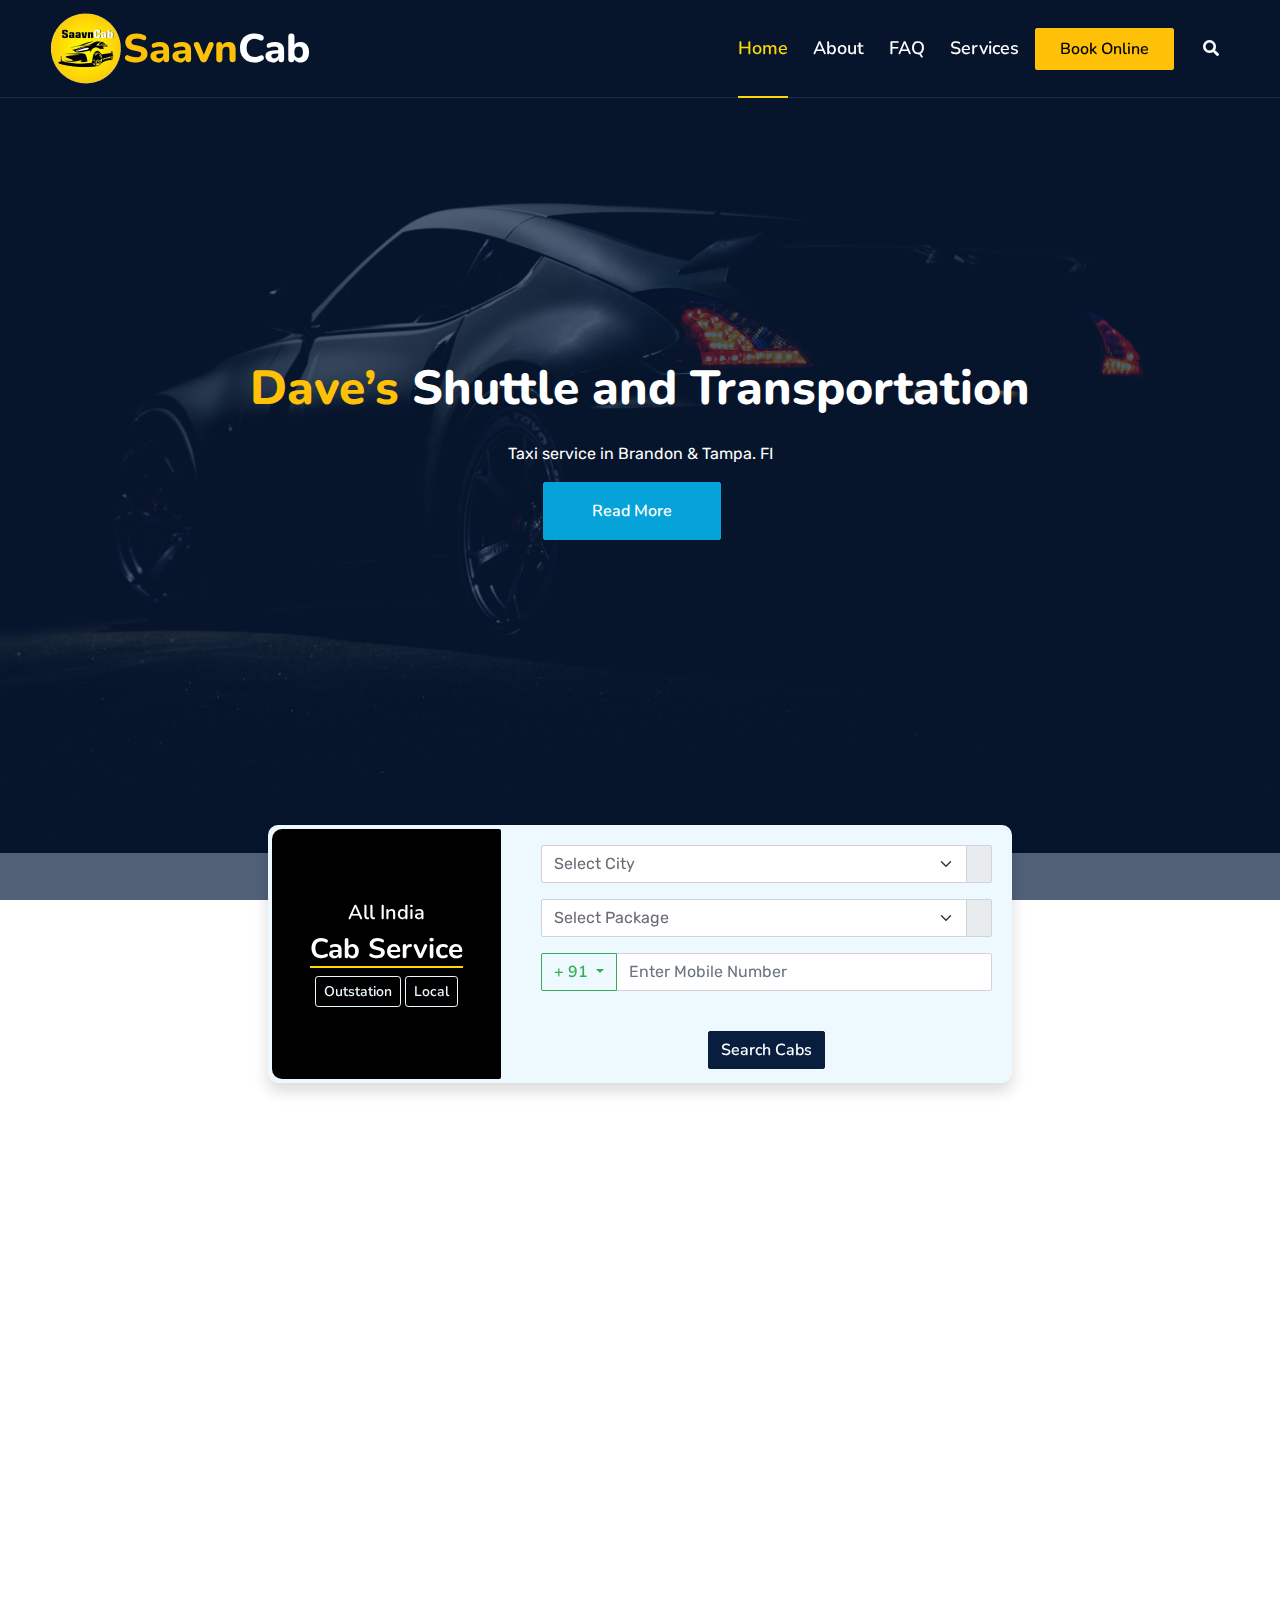
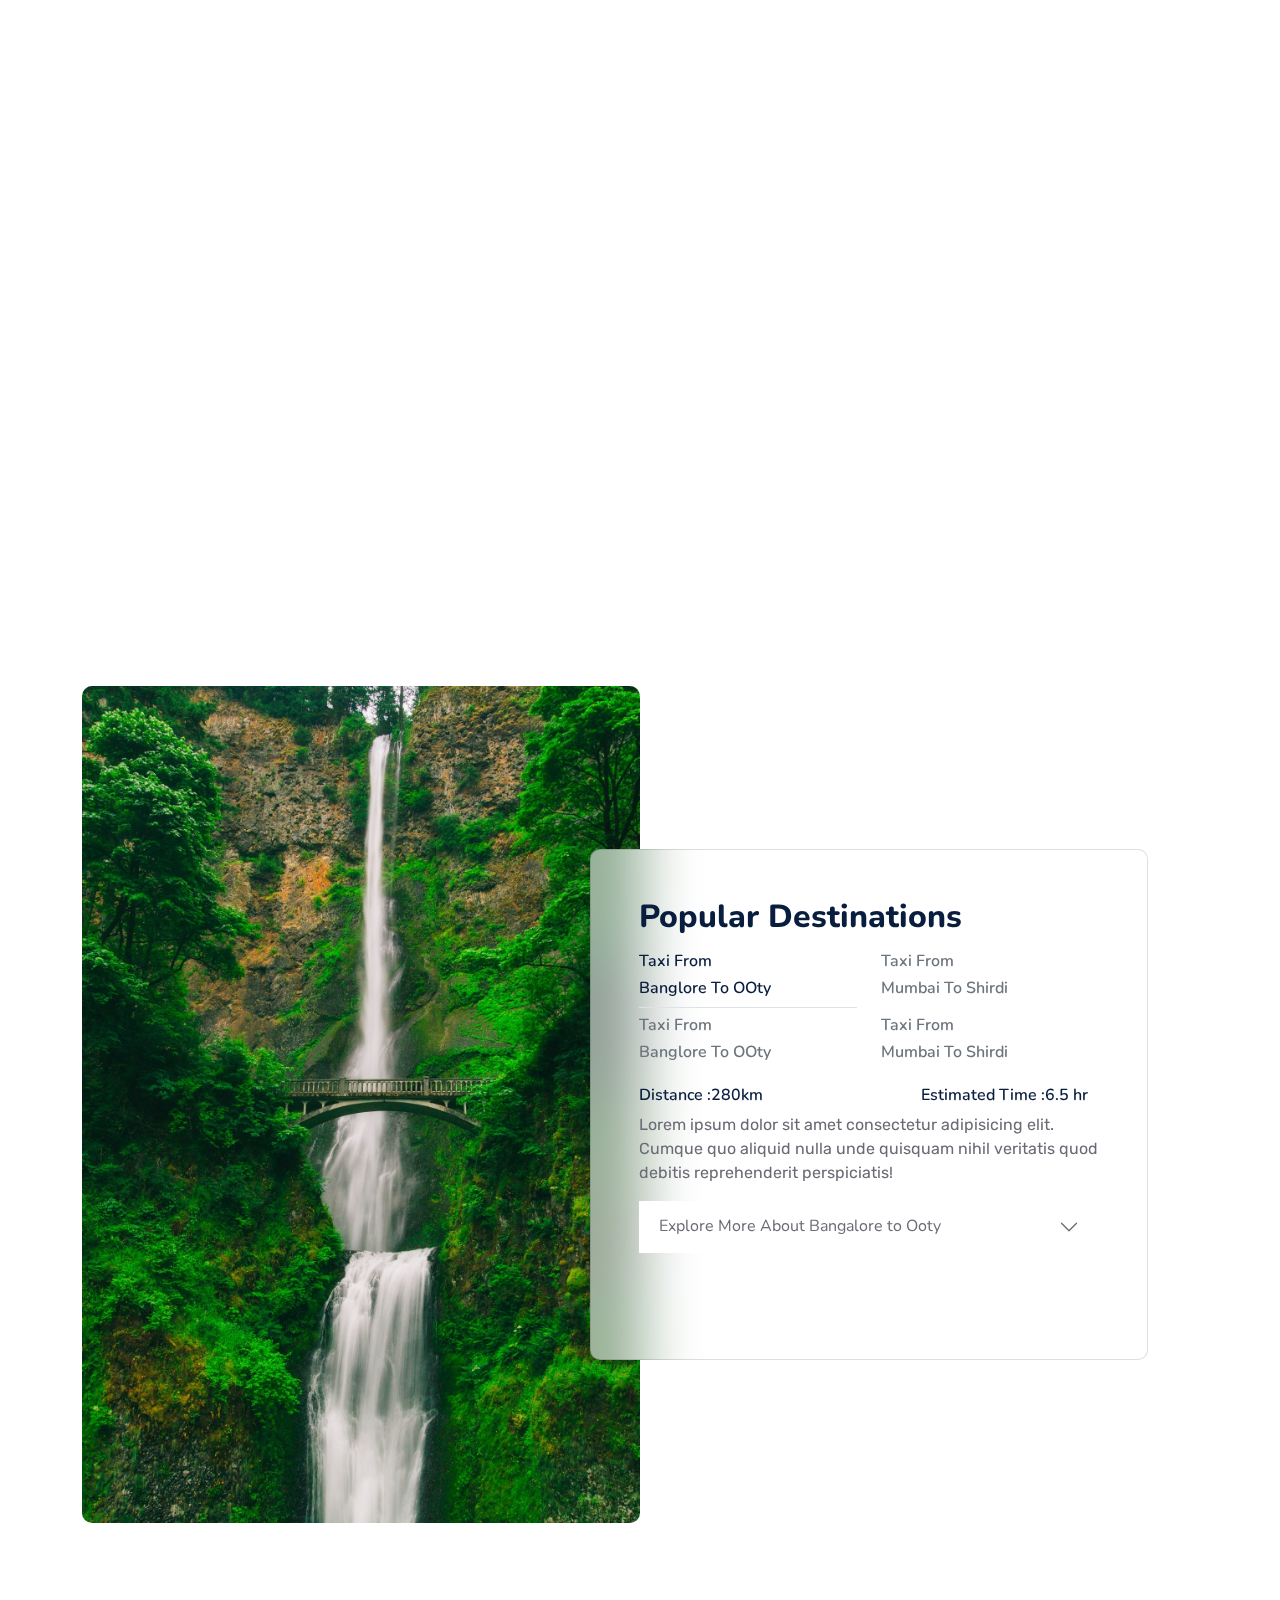
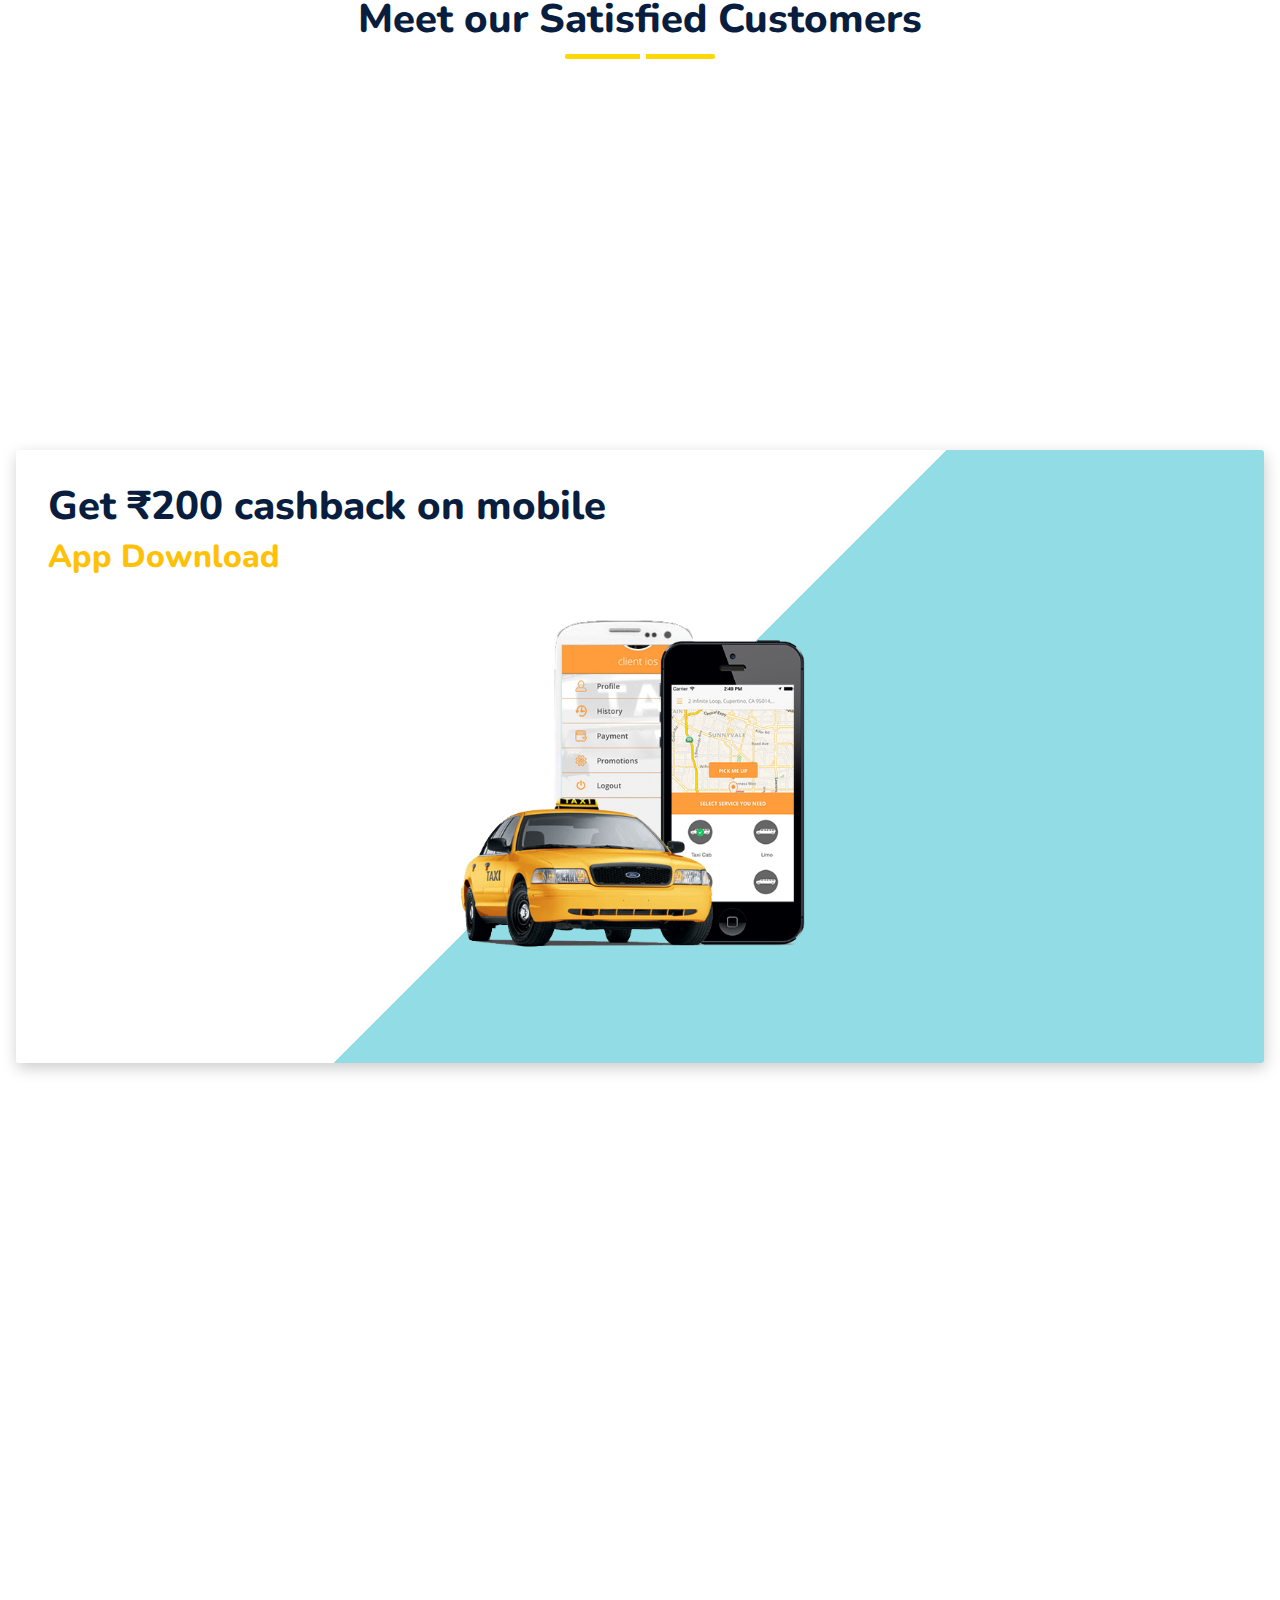
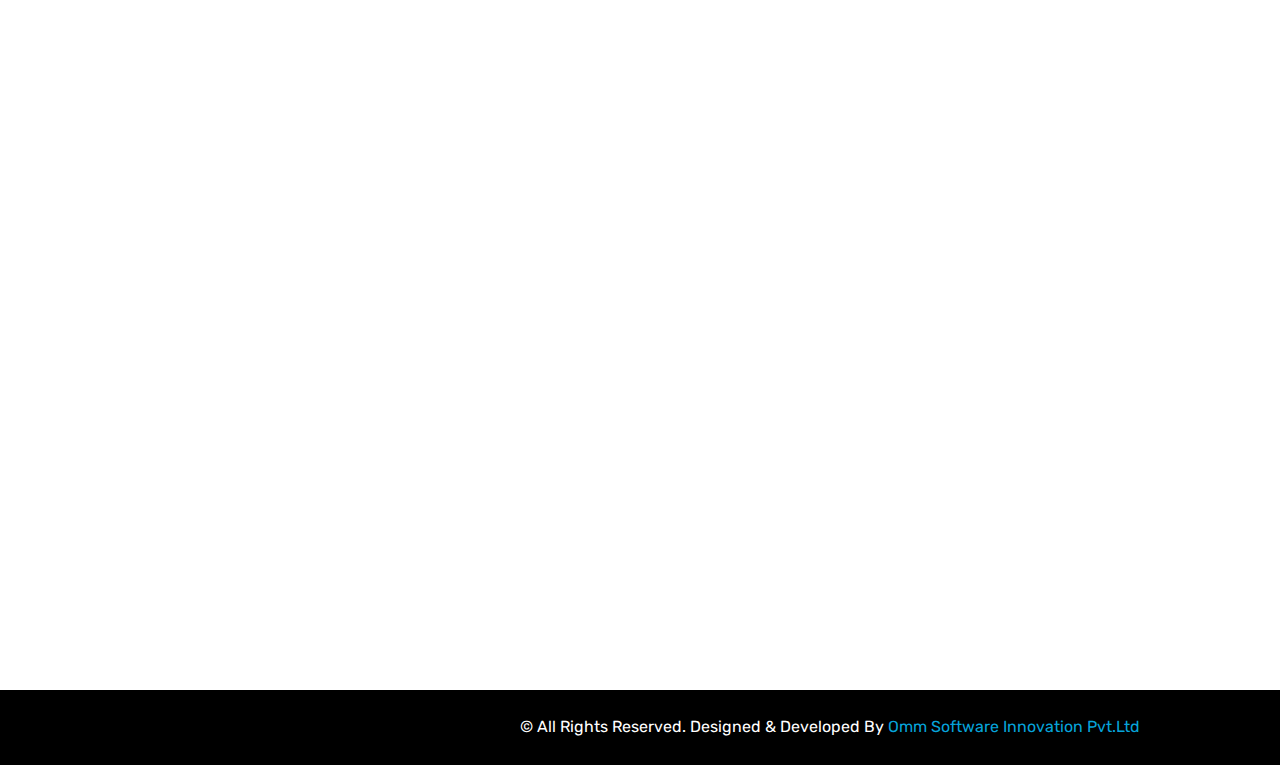
<file: index.html>
<!DOCTYPE html>
<html lang="en">
  <head>
    <meta charset="utf-8" />
    <title>Saavn Cab</title>
    <meta content="width=device-width, initial-scale=1.0" name="viewport" />
    <meta content="Free HTML Templates" name="keywords" />
    <meta content="Free HTML Templates" name="description" />

    <!-- Favicon -->
    <link href="./img/Logo.png" rel="icon" />
    <!-- font awesome -->
    <link
      rel="stylesheet"
      href="https://cdnjs.cloudflare.com/ajax/libs/font-awesome/6.2.1/css/all.min.css"
      integrity="sha512-MV7K8+y+gLIBoVD59lQIYicR65iaqukzvf/nwasF0nqhPay5w/9lJmVM2hMDcnK1OnMGCdVK+iQrJ7lzPJQd1w=="
      crossorigin="anonymous"
      referrerpolicy="no-referrer"
    />
    <!-- Google Web Fonts -->
    <link rel="preconnect" href="https://fonts.googleapis.com" />
    <link rel="preconnect" href="https://fonts.gstatic.com" crossorigin />
    <link
      href="https://fonts.googleapis.com/css2?family=Nunito:wght@400;600;700;800&family=Rubik:wght@400;500;600;700&display=swap"
      rel="stylesheet"
    />

    <!-- Icon Font Stylesheet -->
    <link
      href="https://cdnjs.cloudflare.com/ajax/libs/font-awesome/5.10.0/css/all.min.css"
      rel="stylesheet"
    />
    <link
      href="https://cdn.jsdelivr.net/npm/bootstrap-icons@1.4.1/font/bootstrap-icons.css"
      rel="stylesheet"
    />

    <!-- Libraries Stylesheet -->
    <link href="lib/owlcarousel/assets/owl.carousel.min.css" rel="stylesheet" />
    <link href="lib/animate/animate.min.css" rel="stylesheet" />

    <!-- Customized Bootstrap Stylesheet -->
    <link href="css/bootstrap.min.css" rel="stylesheet" />

    <!-- Template Stylesheet -->
    <link href="css/style.css" rel="stylesheet" />
    <link rel="stylesheet" href="./css/responsive.css" />
  </head>

  <body>
    <!-- Spinner Start -->
    <div
      id="spinner"
      class="show bg-white position-fixed translate-middle w-100 vh-100 top-50 start-50 d-flex align-items-center justify-content-center"
    >
      <div class="spinner">
        <img src="./img/Logo.png" alt="" srcset="" />
      </div>
    </div>
    <!-- Spinner End -->

    <!-- Navbar & Carousel Start -->
    <div class="container-fluid position-relative p-0">
      <nav class="navbar navbar-expand-lg navbar-dark px-5 py-3 py-lg-0">
        <a href="l" class="navbar-brand p-0">
          <div class="d-flex justify-content-center align-items-center">
            <img src="./img/Logo.png" alt="" srcset="" />
            <h1 class="m-0 text-warning">
              Saavn<span class="text-white">Cab</span>
            </h1>
          </div>
        </a>
        <button
          class="navbar-toggler"
          type="button"
          data-bs-toggle="collapse"
          data-bs-target="#navbarCollapse"
        >
          <span class="fa fa-bars"></span>
        </button>
        <div class="collapse navbar-collapse" id="navbarCollapse">
          <div class="navbar-nav ms-auto py-0">
            <a href="" class="nav-item nav-link active">Home</a>
            <a href="" class="nav-item nav-link">About</a>
            <a href="" class="nav-item nav-link">FAQ</a>
            <a href="" class="nav-item nav-link">Services</a>
          </div>

          <a href="" class="btn btn-warning py-2 px-4 ms-3">Book Online</a>
          <butaton
            type="button"
            class="btn text-white ms-3"
            data-bs-toggle="modal"
            data-bs-target="#searchModal"
            ><i class="fa fa-search"></i
          ></butaton>
        </div>
      </nav>

      <div
        id="header-carousel"
        class="carousel slide carousel-fade"
        data-bs-ride="carousel"
      >
        <div class="carousel-inner">
          <div class="carousel-item active">
            <img class="w-100" src="img/bg-1.jpg" alt="Image" />
            <div
              class="carousel-caption d-flex flex-column align-items-center justify-content-center"
            >
              <div class="p-3" style="max-width: 900px">
                <h2 class="display-5 text-white mb-md-4 animated zoomIn">
                  <span class="text-warning">Dave’s </span>Shuttle and
                  Transportation
                </h2>
                <p>Taxi service in Brandon & Tampa. FI</p>
                <a
                  href=""
                  class="btn btn-primary py-md-3 px-md-5 me-3 animated slideInLeft"
                  >Read More</a
                >
              </div>
            </div>
          </div>
        </div>
      </div>
    </div>
    <!-- Navbar & Carousel End -->

    <!-- Full Screen Search Start -->
    <div class="modal fade" id="searchModal" tabindex="-1">
      <div class="modal-dialog modal-fullscreen">
        <div class="modal-content" style="background: rgba(9, 30, 62, 0.7)">
          <div class="modal-header border-0">
            <button
              type="button"
              class="btn bg-white btn-close"
              data-bs-dismiss="modal"
              aria-label="Close"
            ></button>
          </div>
          <div
            class="modal-body d-flex align-items-center justify-content-center"
          >
            <div class="input-group" style="max-width: 600px">
              <input
                type="text"
                class="form-control bg-transparent border-primary p-3"
                placeholder="Type search keyword"
              />
              <button class="btn btn-primary px-4">
                <i class="bi bi-search"></i>
              </button>
            </div>
          </div>
        </div>
      </div>
    </div>
    <!-- Full Screen Search End -->
    <!-- Facts Start -->
    <div class="container-fluid facts py-5 pt-lg-0">
      <div class="container py-5 pt-lg-0">
        <div class="row gx-0">
          <div class="col-lg-8 offset-lg-2 zoomIn" data-wow-delay="0.3s">
            <div
              class="bg-light shadow p-1"
              style="height: auto; border-radius: 10px"
            >
              <div class="row">
                <div class="col-md-4">
                  <div class="card service-cards">
                    <div class="card-body service-cards-info">
                      <h5 class="text-white">All India</h5>
                      <h3 class="text-white service-cards-border">
                        Cab Service
                      </h3>
                      <div class="service-cards-button">
                        <a href=""
                          ><button
                            type="button"
                            class="btn btn-outline-light btn-sm"
                          >
                            Outstation
                          </button></a
                        >
                        <a href="">
                          <button
                            type="button"
                            class="btn btn-outline-light btn-sm"
                          >
                            Local
                          </button></a
                        >
                      </div>
                    </div>
                  </div>
                </div>
                <div class="col-lg-8 zoomIn" data-wow-delay="0.3s">
                  <div class="bg-light">
                    <form>
                      <div class="row p-3">
                        <div class="col-md-12 mb-3">
                          <div class="input-group">
                            <select
                              class="form-select"
                              id="inputGroupSelect04"
                              aria-label="Example select with button addon"
                            >
                              <option value="">Select City</option>
                              <option value="Achalpur">Achalpur</option>
                              <option value="Ahiri">Ahiri</option>
                              <option value="Ahmadnagar">Ahmadnagar</option>
                              <option value="Ahmadpur">Ahmadpur</option>
                              <option value="Airoli">Airoli</option>
                              <option value="Ajra">Ajra</option>
                              <option value="Akalkot">Akalkot</option>
                              <option value="Akola">Akola</option>
                              <option value="Akot">Akot</option>
                              <option value="Alandi">Alandi</option>
                              <option value="Alibag">Alibag</option>
                              <option value="Allapalli">Allapalli</option>
                              <option value="Amalner">Amalner</option>
                              <option value="Amarnath">Amarnath</option>
                              <option value="Ambad">Ambad</option>
                              <option value="Ambajogai">Ambajogai</option>
                              <option value="Amravati">Amravati</option>
                              <option value="Amravati Division">
                                Amravati Division
                              </option>
                              <option value="Anjangaon">Anjangaon</option>
                              <option value="Anshing">Anshing</option>
                              <option value="Arangaon">Arangaon</option>
                              <option value="Artist Village">
                                Artist Village
                              </option>
                              <option value="Arvi">Arvi</option>
                              <option value="Ashta">Ashta</option>
                              <option value="Ashti">Ashti</option>
                              <option value="Aurangabad">Aurangabad</option>
                              <option value="Ausa">Ausa</option>
                              <option value="Badlapur">Badlapur</option>
                              <option value="Balapur">Balapur</option>
                              <option value="Ballalpur">Ballalpur</option>
                              <option value="Baramati">Baramati</option>
                              <option value="Barsi">Barsi</option>
                              <option value="Basmat">Basmat</option>
                              <option value="Beed">Beed</option>
                              <option value="Bhandara">Bhandara</option>
                              <option value="Bhayandar">Bhayandar</option>
                              <option value="Bhigvan">Bhigvan</option>
                              <option value="Bhiwandi">Bhiwandi</option>
                              <option value="Bhor">Bhor</option>
                              <option value="Bhudgaon">Bhudgaon</option>
                              <option value="Bhum">Bhum</option>
                              <option value="Bhusaval">Bhusaval</option>
                              <option value="Bid">Bid</option>
                              <option value="Biloli">Biloli</option>
                              <option value="Boisar">Boisar</option>
                              <option value="Borivli">Borivli</option>
                              <option value="Buldana">Buldana</option>
                              <option value="Chakan">Chakan</option>
                              <option value="Chalisgaon">Chalisgaon</option>
                              <option value="Chanda">Chanda</option>
                              <option value="Chandor">Chandor</option>
                              <option value="Chandrapur">Chandrapur</option>
                              <option value="Chandur">Chandur</option>
                              <option value="Chandur Bazar">
                                Chandur Bazar
                              </option>
                              <option value="Chicholi">Chicholi</option>
                              <option value="Chikhli">Chikhli</option>
                              <option value="Chinchani">Chinchani</option>
                              <option value="Chiplun">Chiplun</option>
                              <option value="Chopda">Chopda</option>
                              <option value="Dabhol">Dabhol</option>
                              <option value="Dahanu">Dahanu</option>
                              <option value="Darwha">Darwha</option>
                              <option value="Daryapur">Daryapur</option>
                              <option value="Dattapur">Dattapur</option>
                              <option value="Daulatabad">Daulatabad</option>
                              <option value="Daund">Daund</option>
                              <option value="Dehu">Dehu</option>
                              <option value="Deolali">Deolali</option>
                              <option value="Deoli">Deoli</option>
                              <option value="Deulgaon Raja">
                                Deulgaon Raja
                              </option>
                              <option value="Dharangaon">Dharangaon</option>
                              <option value="Dharmabad">Dharmabad</option>
                              <option value="Dharur">Dharur</option>
                              <option value="Dhule">Dhule</option>
                              <option value="Dhulia">Dhulia</option>
                              <option value="Diglur">Diglur</option>
                              <option value="Digras">Digras</option>
                              <option value="Dombivli">Dombivli</option>
                              <option value="Dondaicha">Dondaicha</option>
                              <option value="Dudhani">Dudhani</option>
                              <option value="Durgapur">Durgapur</option>
                              <option value="Erandol">Erandol</option>
                              <option value="Faizpur">Faizpur</option>
                              <option value="Gadchiroli">Gadchiroli</option>
                              <option value="Gadhinglaj">Gadhinglaj</option>
                              <option value="Gangakher">Gangakher</option>
                              <option value="Gangapur">Gangapur</option>
                              <option value="Gevrai">Gevrai</option>
                              <option value="Ghatanji">Ghatanji</option>
                              <option value="Ghoti Budrukh">
                                Ghoti Budrukh
                              </option>
                              <option value="Ghugus">Ghugus</option>
                              <option value="Gondiya">Gondiya</option>
                              <option value="Goregaon">Goregaon</option>
                              <option value="Guhagar">Guhagar</option>
                              <option value="Hadgaon">Hadgaon</option>
                              <option value="Harnai">Harnai</option>
                              <option value="Hinganghat">Hinganghat</option>
                              <option value="Hingoli">Hingoli</option>
                              <option value="Hirapur Hamesha">
                                Hirapur Hamesha
                              </option>
                              <option value="Ichalkaranji">Ichalkaranji</option>
                              <option value="Igatpuri">Igatpuri</option>
                              <option value="Indapur">Indapur</option>
                              <option value="Jaisingpur">Jaisingpur</option>
                              <option value="Jalgaon">Jalgaon</option>
                              <option value="Jalgaon Jamod">
                                Jalgaon Jamod
                              </option>
                              <option value="Jalna">Jalna</option>
                              <option value="Jawhar">Jawhar</option>
                              <option value="Jejuri">Jejuri</option>
                              <option value="Jintur">Jintur</option>
                              <option value="Junnar">Junnar</option>
                              <option value="Kagal">Kagal</option>
                              <option value="Kalamb">Kalamb</option>
                              <option value="Kalamnuri">Kalamnuri</option>
                              <option value="Kalas">Kalas</option>
                              <option value="Kalmeshwar">Kalmeshwar</option>
                              <option value="Kalundri">Kalundri</option>
                              <option value="Kalyan">Kalyan</option>
                              <option value="Kamthi">Kamthi</option>
                              <option value="Kandri">Kandri</option>
                              <option value="Kankauli">Kankauli</option>
                              <option value="Kannad">Kannad</option>
                              <option value="Karad">Karad</option>
                              <option value="Karanja">Karanja</option>
                              <option value="Karjat">Karjat</option>
                              <option value="Karmala">Karmala</option>
                              <option value="Kati">Kati</option>
                              <option value="Katol">Katol</option>
                              <option value="Khadki">Khadki</option>
                              <option value="Khamgaon">Khamgaon</option>
                              <option value="Khapa">Khapa</option>
                              <option value="Kharakvasla">Kharakvasla</option>
                              <option value="Khed">Khed</option>
                              <option value="Khetia">Khetia</option>
                              <option value="Khopoli">Khopoli</option>
                              <option value="Khuldabad">Khuldabad</option>
                              <option value="Kinwat">Kinwat</option>
                              <option value="Kodoli">Kodoli</option>
                              <option value="Kolhapur">Kolhapur</option>
                              <option value="Kondalwadi">Kondalwadi</option>
                              <option value="Kopargaon">Kopargaon</option>
                              <option value="Koradi">Koradi</option>
                              <option value="Koregaon">Koregaon</option>
                              <option value="Koynanagar">Koynanagar</option>
                              <option value="Kudal">Kudal</option>
                              <option value="Kurandvad">Kurandvad</option>
                              <option value="Kurduvadi">Kurduvadi</option>
                              <option value="Lanja">Lanja</option>
                              <option value="Lasalgaon">Lasalgaon</option>
                              <option value="Latur">Latur</option>
                              <option value="Lohogaon">Lohogaon</option>
                              <option value="Lonar">Lonar</option>
                              <option value="Lonavla">Lonavla</option>
                              <option value="Mahabaleshwar">
                                Mahabaleshwar
                              </option>
                              <option value="Mahad">Mahad</option>
                              <option value="Maindargi">Maindargi</option>
                              <option value="Majalgaon">Majalgaon</option>
                              <option value="Makhjan">Makhjan</option>
                              <option value="Malegaon">Malegaon</option>
                              <option value="Malkapur">Malkapur</option>
                              <option value="Malvan">Malvan</option>
                              <option value="Manchar">Manchar</option>
                              <option value="Mangrul Pir">Mangrul Pir</option>
                              <option value="Manmad">Manmad</option>
                              <option value="Manor">Manor</option>
                              <option value="Mansar">Mansar</option>
                              <option value="Manwat">Manwat</option>
                              <option value="Matheran">Matheran</option>
                              <option value="Mehekar">Mehekar</option>
                              <option value="Mhasla">Mhasla</option>
                              <option value="Mhasvad">Mhasvad</option>
                              <option value="Mohpa">Mohpa</option>
                              <option value="Moram">Moram</option>
                              <option value="Morsi">Morsi</option>
                              <option value="Mowad">Mowad</option>
                              <option value="Mudkhed">Mudkhed</option>
                              <option value="Mukher">Mukher</option>
                              <option value="Mul">Mul</option>
                              <option value="Mumbai">Mumbai</option>
                              <option value="Mumbai Suburban">
                                Mumbai Suburban
                              </option>
                              <option value="Murbad">Murbad</option>
                              <option value="Murgud">Murgud</option>
                              <option value="Murtajapur">Murtajapur</option>
                              <option value="Murud">Murud</option>
                              <option value="Nagothana">Nagothana</option>
                              <option value="Nagpur">Nagpur</option>
                              <option value="Nagpur Division">
                                Nagpur Division
                              </option>
                              <option value="Naldurg">Naldurg</option>
                              <option value="Nanded">Nanded</option>
                              <option value="Nandgaon">Nandgaon</option>
                              <option value="Nandura Buzurg">
                                Nandura Buzurg
                              </option>
                              <option value="Nandurbar">Nandurbar</option>
                              <option value="Nashik">Nashik</option>
                              <option value="Nashik Division">
                                Nashik Division
                              </option>
                              <option value="Navi Mumbai">Navi Mumbai</option>
                              <option value="Neral">Neral</option>
                              <option value="Nilanga">Nilanga</option>
                              <option value="Nipani">Nipani</option>
                              <option value="Osmanabad">Osmanabad</option>
                              <option value="Ozar">Ozar</option>
                              <option value="Pachora">Pachora</option>
                              <option value="Paithan">Paithan</option>
                              <option value="Palghar">Palghar</option>
                              <option value="Panchgani">Panchgani</option>
                              <option value="Pandharpur">Pandharpur</option>
                              <option value="Panhala">Panhala</option>
                              <option value="Panvel">Panvel</option>
                              <option value="Parbhani">Parbhani</option>
                              <option value="Parli Vaijnath">
                                Parli Vaijnath
                              </option>
                              <option value="Parola">Parola</option>
                              <option value="Partur">Partur</option>
                              <option value="Patan">Patan</option>
                              <option value="Pathardi">Pathardi</option>
                              <option value="Pathri">Pathri</option>
                              <option value="Patur">Patur</option>
                              <option value="Pawni">Pawni</option>
                              <option value="Pen">Pen</option>
                              <option value="Phaltan">Phaltan</option>
                              <option value="Pimpri">Pimpri</option>
                              <option value="Pipri">Pipri</option>
                              <option value="Powai">Powai</option>
                              <option value="Pulgaon">Pulgaon</option>
                              <option value="Pune">Pune</option>
                              <option value="Pune Division">
                                Pune Division
                              </option>
                              <option value="Purna">Purna</option>
                              <option value="Pusad">Pusad</option>
                              <option value="Rahimatpur">Rahimatpur</option>
                              <option value="Rahuri">Rahuri</option>
                              <option value="Raigarh">Raigarh</option>
                              <option value="Rajapur">Rajapur</option>
                              <option value="Rajgurunagar">Rajgurunagar</option>
                              <option value="Rajur">Rajur</option>
                              <option value="Rajura">Rajura</option>
                              <option value="Ramtek">Ramtek</option>
                              <option value="Ratnagiri">Ratnagiri</option>
                              <option value="Raver">Raver</option>
                              <option value="Revadanda">Revadanda</option>
                              <option value="Risod">Risod</option>
                              <option value="Roha">Roha</option>
                              <option value="Sangamner">Sangamner</option>
                              <option value="Sangli">Sangli</option>
                              <option value="Sangola">Sangola</option>
                              <option value="Saoner">Saoner</option>
                              <option value="Sasvad">Sasvad</option>
                              <option value="Satana">Satana</option>
                              <option value="Satara">Satara</option>
                              <option value="Satara Division">
                                Satara Division
                              </option>
                              <option value="Savantvadi">Savantvadi</option>
                              <option value="Savda">Savda</option>
                              <option value="Selu">Selu</option>
                              <option value="Shahada">Shahada</option>
                              <option value="Shahapur">Shahapur</option>
                              <option value="Shegaon">Shegaon</option>
                              <option value="Shiraguppi">Shiraguppi</option>
                              <option value="Shirdi">Shirdi</option>
                              <option value="Shirgaon">Shirgaon</option>
                              <option value="Shirpur">Shirpur</option>
                              <option value="Shirwal">Shirwal</option>
                              <option value="Shivaji Nagar">
                                Shivaji Nagar
                              </option>
                              <option value="Shrigonda">Shrigonda</option>
                              <option value="Sillod">Sillod</option>
                              <option value="Sindhudurg">Sindhudurg</option>
                              <option value="Sindi">Sindi</option>
                              <option value="Sinnar">Sinnar</option>
                              <option value="Sirur">Sirur</option>
                              <option value="Solapur">Solapur</option>
                              <option value="Sonegaon">Sonegaon</option>
                              <option value="Soygaon">Soygaon</option>
                              <option value="Srivardhan">Srivardhan</option>
                              <option value="Surgana">Surgana</option>
                              <option value="Talegaon Dabhade">
                                Talegaon Dabhade
                              </option>
                              <option value="Taloda">Taloda</option>
                              <option value="Tarapur">Tarapur</option>
                              <option value="Tasgaon">Tasgaon</option>
                              <option value="Telhara">Telhara</option>
                              <option value="Thane">Thane</option>
                              <option value="Trimbak">Trimbak</option>
                              <option value="Tuljapur">Tuljapur</option>
                              <option value="Tumsar">Tumsar</option>
                              <option value="Udgir">Udgir</option>
                              <option value="Ulhasnagar">Ulhasnagar</option>
                              <option value="Umarga">Umarga</option>
                              <option value="Umarkhed">Umarkhed</option>
                              <option value="Umred">Umred</option>
                              <option value="Uran">Uran</option>
                              <option value="Vada">Vada</option>
                              <option value="Vaijapur">Vaijapur</option>
                              <option value="Varangaon">Varangaon</option>
                              <option value="Vasind">Vasind</option>
                              <option value="Vengurla">Vengurla</option>
                              <option value="Virar">Virar</option>
                              <option value="Vite">Vite</option>
                              <option value="Wadgaon">Wadgaon</option>
                              <option value="Wai">Wai</option>
                              <option value="Wani">Wani</option>
                              <option value="Wardha">Wardha</option>
                              <option value="Warora">Warora</option>
                              <option value="Warud">Warud</option>
                              <option value="Washim">Washim</option>
                              <option value="Yaval">Yaval</option>
                              <option value="Yavatmal">Yavatmal</option>
                              <option value="Yeola">Yeola</option>
                            </select>
                            <span class="input-group-text" id="basic-addon1"
                              ><i class="fa-solid fa-location-dot"></i
                            ></span>
                          </div>
                        </div>
                        <div class="col-md-12 mb-3">
                          <div class="input-group">
                            <select
                              class="form-select"
                              id="inputGroupSelect04"
                              aria-label="Example select with button addon"
                            >
                              <option selected>Select Package</option>
                              <option value="1">One</option>
                              <option value="2">Two</option>
                              <option value="3">Three</option>
                            </select>
                            <span class="input-group-text" id="basic-addon1"
                              ><i class="fa-solid fa-location-dot"></i
                            ></span>
                          </div>
                        </div>

                        <div class="col-md-12">
                          <div class="input-group mb-3">
                            <button
                              class="btn btn-outline-secondary dropdown-toggle"
                              type="button"
                              data-bs-toggle="dropdown"
                              aria-expanded="false"
                            >
                              + 91
                            </button>
                            <ul class="dropdown-menu">
                              <li>
                                <a class="dropdown-item" href="#">+91 </a>
                              </li>
                              <li>
                                <a class="dropdown-item" href="#">+92 </a>
                              </li>
                              <li>
                                <a class="dropdown-item" href="#">+93</a>
                              </li>
                            </ul>
                            <input
                              type="text"
                              class="form-control"
                              aria-label="Text input with dropdown button"
                              placeholder="Enter Mobile Number"
                            />
                          </div>
                        </div>
                      </div>
                      <div class="text-center p-2">
                        <button type="submit" class="btn btn-dark rounded">
                          Search Cabs
                        </button>
                      </div>
                    </form>
                  </div>
                </div>
              </div>
            </div>
          </div>
        </div>
      </div>
    </div>
    <!-- Facts Start -->

    <!-- About Start -->
    <div class="container-fluid py-2 wow" data-wow-delay="0.1s">
      <div class="container py-2">
        <div class="row g-5">
          <div class="col-lg-6" style="min-height: 500px">
            <div class="position-relative h-100">
              <img
                class="position-absolute w-100 h-100 rounded wow img-fluid"
                data-wow-delay="0.9s"
                src="img/choose-1.jpg"
                style="object-fit: cover"
              />
            </div>
          </div>
          <div class="col-lg-6">
            <div class="position-relative pb-2 mb-2">
              <h4 class="mb-0">Why Saavn Cab ?</h4>
            </div>
            <h5>Clean Car</h5>
            <div class="row g-0 mb-3">
              <div class="col-sm-4 wow zoomIn" data-wow-delay="0.2s">
                <p class="mb-3">
                  <i class="fa-solid fa-circle-dot mx-2 text-primary"></i
                  >Sanitised Post Ride
                </p>
              </div>
              <div class="col-sm-4 wow zoomIn" data-wow-delay="0.2s">
                <p class="mb-3">
                  <i class="fa-solid fa-circle-dot mx-2 text-primary"></i
                  >Professionally Staff
                </p>
              </div>
              <div class="col-sm-4 wow zoomIn" data-wow-delay="0.2s">
                <p class="mb-3">
                  <i class="fa-solid fa-circle-dot mx-2 text-primary"></i
                  >Professionally Staff
                </p>
              </div>
            </div>
            <h5>Transparent Billing</h5>
            <div class="row g-0 mb-3">
              <div class="col-sm-4 wow zoomIn" data-wow-delay="0.2s">
                <p class="mb-3">
                  <i class="fa-solid fa-circle-dot mx-2 text-primary"></i>
                  simple pricing
                </p>
              </div>
              <div class="col-sm-4 wow zoomIn" data-wow-delay="0.2s">
                <p class="mb-3">
                  <i class="fa-solid fa-circle-dot mx-2 text-primary"></i>No
                  Night charges
                </p>
              </div>
              <div class="col-sm-4 wow zoomIn" data-wow-delay="0.2s">
                <p class="mb-3">
                  <i class="fa-solid fa-circle-dot mx-2 text-primary"></i> No
                  Driver Charge
                </p>
              </div>
            </div>
            <h5>Reliable Service</h5>
            <div class="row g-0 mb-3">
              <div class="col-sm-4 wow zoomIn" data-wow-delay="0.2s">
                <p class="mb-3">
                  <i class="fa-solid fa-circle-dot mx-2 text-primary"></i>
                  Immediate Driver details
                </p>
              </div>
              <div class="col-sm-4 wow zoomIn" data-wow-delay="0.2s">
                <p class="mb-3">
                  <i class="fa-solid fa-circle-dot mx-2 text-primary"></i> On
                  Time
                </p>
              </div>
              <div class="col-sm-4 wow zoomIn" data-wow-delay="0.2s">
                <p class="mb-3">
                  <i class="fa-solid fa-circle-dot mx-2 text-primary"></i
                  >Thousands of Cabs
                </p>
              </div>
            </div>
            <h5>Professional Drivers</h5>
            <div class="row g-0 mb-3">
              <div class="col-sm-4 wow" data-wow-delay="0.2s">
                <p class="mb-3">
                  <i class="fa-solid fa-circle-dot mx-2 text-primary"></i>
                  Gentle, Well-Behaved details
                </p>
              </div>
              <div class="col-sm-4 wow" data-wow-delay="0.2s">
                <p class="mb-3">
                  <i class="fa-solid fa-circle-dot mx-2 text-primary"></i>
                  Verified & Trained
                </p>
              </div>
              <div class="col-sm-4 wow" data-wow-delay="0.2s">
                <p class="mb-3">
                  <i class="fa-solid fa-circle-dot mx-2 text-primary"></i>
                  Customer-Centric
                </p>
              </div>
            </div>

            <a
              href="book-cab.html"
              class="btn btn-warning py-2 px-5 mt-3 wow"
              data-wow-delay="0.9s"
              >Book A Cab</a
            >
          </div>
          <div class="col-lg-6">
            <div class="position-relative pb-2 mb-2">
              <h3 class="mb-0">Best outstation taxi service in India</h3>
            </div>
            <h5>Clean Car</h5>
            <div class="row g-0 mb-3">
              <div class="col-sm-4 wow" data-wow-delay="0.2s">
                <p class="mb-3">
                  <i class="fa-solid fa-circle-dot mx-2 text-primary"></i
                  >Sanitised Post Ride
                </p>
              </div>
              <div class="col-sm-4 wow" data-wow-delay="0.2s">
                <p class="mb-3">
                  <i class="fa-solid fa-circle-dot mx-2 text-primary"></i
                  >Professionally Staff
                </p>
              </div>
              <div class="col-sm-4 wow" data-wow-delay="0.2s">
                <p class="mb-3">
                  <i class="fa-solid fa-circle-dot mx-2 text-primary"></i
                  >Professionally Staff
                </p>
              </div>
            </div>
            <h5>Transparent Billing</h5>
            <div class="row g-0 mb-3">
              <div class="col-sm-4 wow zoomIn" data-wow-delay="0.2s">
                <p class="mb-3">
                  <i class="fa-solid fa-circle-dot mx-2 text-primary"></i>
                  simple pricing
                </p>
              </div>
              <div class="col-sm-4 wow zoomIn" data-wow-delay="0.2s">
                <p class="mb-3">
                  <i class="fa-solid fa-circle-dot mx-2 text-primary"></i>No
                  Night charges
                </p>
              </div>
              <div class="col-sm-4 wow zoomIn" data-wow-delay="0.2s">
                <p class="mb-3">
                  <i class="fa-solid fa-circle-dot mx-2 text-primary"></i> No
                  Driver Charge
                </p>
              </div>
            </div>
            <h5>Reliable Service</h5>
            <div class="row g-0 mb-3">
              <div class="col-sm-4 wow zoomIn" data-wow-delay="0.2s">
                <p class="mb-3">
                  <i class="fa-solid fa-circle-dot mx-2 text-primary"></i>
                  Immediate Driver details
                </p>
              </div>
              <div class="col-sm-4 wow zoomIn" data-wow-delay="0.2s">
                <p class="mb-3">
                  <i class="fa-solid fa-circle-dot mx-2 text-primary"></i> On
                  Time
                </p>
              </div>
              <div class="col-sm-4 wow zoomIn" data-wow-delay="0.2s">
                <p class="mb-3">
                  <i class="fa-solid fa-circle-dot mx-2 text-primary"></i
                  >Thousands of Cabs
                </p>
              </div>
            </div>

            <a
              href="book-cab.html"
              class="btn btn-warning py-2 px-5 mt-3 wow zoomIn"
              data-wow-delay="0.9s"
              >Book A Cab</a
            >
          </div>
          <div class="col-lg-6" style="min-height: 500px">
            <div class="position-relative h-100">
              <img
                class="position-absolute w-100 h-100 rounded wow"
                data-wow-delay="0.9s"
                src="img/choose-2.jpg"
                style="object-fit: cover"
              />
            </div>
          </div>
        </div>
      </div>
    </div>
    <!-- About End -->

    <!-- Destinations Start -->
    <!-- Section: Design Block -->
    <section class="text-center text-lg-start">
      <style>
        .cascading-right {
          margin-right: -50px;
        }

        @media (max-width: 991.98px) {
          .cascading-right {
            margin-right: 0;
          }
        }
      </style>

      <!-- Jumbotron -->
      <div class="container py-4">
        <div class="row g-0 align-items-center">
          <div class="col-lg-6 mb-5 mb-lg-0 cascading-right">
            <img
              src="img/waterfall.jpg"
              class="w-100 rounded-4 shadow-4"
              alt=""
              style="border-radius: 10px"
            />
          </div>
          <div class="col-lg-6 mb-5 mb-lg-0">
            <div
              class="card"
              style="
                background: hsla(0, 0%, 100%, 0.55);
                backdrop-filter: blur(30px);
                border-radius: 10px;
              "
            >
              <div class="card-body p-5 shadow-5">
                <h2 class="fw-bold mb-3">Popular Destinations</h2>
                <div class="row">
                  <div class="col-md-6">
                    <h6>Taxi From</h6>
                    <h6>Banglore To OOty</h6>
                    <div class="border-bottom"></div>
                  </div>
                  <div class="col-md-6">
                    <h6 class="text-muted">Taxi From</h6>
                    <h6 class="text-muted">Mumbai To Shirdi</h6>
                  </div>
                  <div class="col-md-6 mt-2">
                    <h6 class="text-muted">Taxi From</h6>
                    <h6 class="text-muted">Banglore To OOty</h6>
                  </div>
                  <div class="col-md-6 mt-2">
                    <h6 class="text-muted">Taxi From</h6>
                    <h6 class="text-muted">Mumbai To Shirdi</h6>
                  </div>
                  <div class="col-md-7 mt-3">
                    <h6>Distance :280km</h6>
                  </div>
                  <div class="col-md-5 mt-3">
                    <h6>Estimated Time :6.5 hr</h6>
                  </div>
                  <div class="col-md-12">
                    <p>
                      Lorem ipsum dolor sit amet consectetur adipisicing elit.
                      Cumque quo aliquid nulla unde quisquam nihil veritatis
                      quod debitis reprehenderit perspiciatis!
                    </p>
                  </div>
                  <div
                    class="accordion accordion-flush"
                    id="accordionFlushExample"
                  >
                    <div class="accordion-item">
                      <h2 class="accordion-header" id="flush-headingOne">
                        <button
                          class="accordion-button collapsed"
                          type="button"
                          data-bs-toggle="collapse"
                          data-bs-target="#flush-collapseOne"
                          aria-expanded="false"
                          aria-controls="flush-collapseOne"
                        >
                          Explore More About Bangalore to Ooty
                        </button>
                      </h2>
                      <div
                        id="flush-collapseOne"
                        class="accordion-collapse collapse"
                        aria-labelledby="flush-headingOne"
                        data-bs-parent="#accordionFlushExample"
                      >
                        <div class="accordion-body">
                          Placeholder content for this accordion, which is
                          intended to demonstrate the
                          <code>.accordion-flush</code> class. This is the first
                          item's accordion body.
                        </div>
                      </div>
                    </div>
                  </div>
                </div>
                <div class="text-center">
                  <a
                    href=""
                    class="btn btn-warning py-2 px-5 mt-3 wow fw-bold"
                    data-wow-delay="0.9s"
                    >Book A Cab</a
                  >
                </div>
              </div>
            </div>
          </div>
        </div>
      </div>
      <!-- Jumbotron -->
    </section>
    <!-- Section: Design Block -->
    <!-- Destinations Start -->

    <!-- Testimonial Start -->
    <div class="container mt-5">
      <div
        class="section-title text-center position-relative pb-3 mb-5 mx-auto"
        style="max-width: 600px"
      >
        <h1 class="mb-0">Meet our Satisfied Customers</h1>
      </div>
      <div class="testimonial-wrap">
        <div class="container-fluid wow fadeInUp" data-wow-delay="0.1s">
          <div class="container">
            <div
              class="owl-carousel testimonial-carousel wow fadeInUp"
              data-wow-delay="0.6s"
            >
              <div class="testimonial-item m-2">
                <div class="large-6 columns testimonial">
                  <div class="quote">
                    <i class="fa-solid fa-quote-left"></i>
                    <p>
                      The service was excellent- thankyou. My driver was waiting
                      at arrival for me with clear sign
                    </p>
                    <i class="fa-solid fa-quote-right float-end"></i>
                  </div>
                  <div class="student">
                    <div class="photo">
                      <img
                        src="./img/team-3.jpg"
                        alt=""
                        srcset=""
                        class=""
                        fluid
                      />
                    </div>
                    <p>Jayesh Patel</p>
                    <p>
                      <span><i class="fas fa-star"></i></span>
                      <span><i class="fas fa-star"></i></span>
                      <span><i class="fas fa-star"></i></span>
                      <span><i class="fas fa-star"></i></span>
                      <span><i class="fas fa-star-half"></i></span>
                    </p>
                  </div>
                </div>
              </div>
              <div class="testimonial-item m-2">
                <div class="large-6 columns testimonial">
                  <div class="quote">
                    <i class="fa-solid fa-quote-left"></i>
                    <p>
                      The service was excellent- thankyou. My driver was waiting
                      at arrival for me with clear sign
                    </p>
                    <i class="fa-solid fa-quote-right float-end"></i>
                  </div>
                  <div class="student">
                    <div class="photo">
                      <img
                        src="./img/team-3.jpg"
                        alt=""
                        srcset=""
                        class=""
                        fluid
                      />
                    </div>
                    <p>Jayesh Patel</p>
                    <p>
                      <span><i class="fas fa-star"></i></span>
                      <span><i class="fas fa-star"></i></span>
                      <span><i class="fas fa-star"></i></span>
                      <span><i class="fas fa-star"></i></span>
                      <span><i class="fas fa-star-half"></i></span>
                    </p>
                  </div>
                </div>
              </div>
              <div class="testimonial-item m-2">
                <div class="large-6 columns testimonial">
                  <div class="quote">
                    <i class="fa-solid fa-quote-left"></i>
                    <p>
                      The service was excellent- thankyou. My driver was waiting
                      at arrival for me with clear sign
                    </p>
                    <i class="fa-solid fa-quote-right float-end"></i>
                  </div>
                  <div class="student">
                    <div class="photo">
                      <img
                        src="./img/team-3.jpg"
                        alt=""
                        srcset=""
                        class=""
                        fluid
                      />
                    </div>
                    <p>Jayesh Patel</p>
                    <p>
                      <span><i class="fas fa-star"></i></span>
                      <span><i class="fas fa-star"></i></span>
                      <span><i class="fas fa-star"></i></span>
                      <span><i class="fas fa-star"></i></span>
                      <span><i class="fas fa-star-half"></i></span>
                    </p>
                  </div>
                </div>
              </div>
              <div class="testimonial-item m-2">
                <div class="large-6 columns testimonial">
                  <div class="quote">
                    <i class="fa-solid fa-quote-left"></i>
                    <p>
                      The service was excellent- thankyou. My driver was waiting
                      at arrival for me with clear sign
                    </p>
                    <i class="fa-solid fa-quote-right float-end"></i>
                  </div>
                  <div class="student">
                    <div class="photo">
                      <img
                        src="./img/team-3.jpg"
                        alt=""
                        srcset=""
                        class=""
                        fluid
                      />
                    </div>
                    <p>Jayesh Patel</p>
                    <p>
                      <span><i class="fas fa-star"></i></span>
                      <span><i class="fas fa-star"></i></span>
                      <span><i class="fas fa-star"></i></span>
                      <span><i class="fas fa-star"></i></span>
                      <span><i class="fas fa-star-half"></i></span>
                    </p>
                  </div>
                </div>
              </div>
            </div>
          </div>
        </div>
      </div>
    </div>

    <!-- Testimonial End -->

    <!-- mobile app start -->
    <div class="container-fluid">
      <div class="row">
        <div class="product--blue">
          <h1>Get ₹200 cashback on mobile</h1>
          <h2 class="text-warning">App Download</h2>
          <div class="product_inner">
            <img src="img/car-book-banner.png" width="400" />
            <a
              href=""
              class="btn btn-warning py-2 px-5 mt-3 wow zoomIn"
              data-wow-delay="0.9s"
              >Download Now</a
            >
          </div>
        </div>
      </div>
    </div>
    <!-- mobile app end -->

    <!-- Blog Start -->
    <div class="container-fluid py-5 wow" data-wow-delay="0.1s">
      <div class="container py-5">
        <div
          class="section-title text-center position-relative pb-3 mb-5 mx-auto"
          style="max-width: 600px"
        >
          <h5 class="fw-bold text-uppercase">News and Blog</h5>
          <h1 class="mb-0">Latest <span class="text-warning">News</span></h1>
        </div>
        <div class="row g-5">
          <div class="col-lg-4 wow" data-wow-delay="0.3s">
            <a href="">
              <div class="blog-item bg-light rounded overflow-hidden">
                <div class="blog-img position-relative overflow-hidden">
                  <img class="img-fluid" src="img/blog/1.png" alt="" />
                </div>
                <div class="p-4">
                  <div class="d-flex mb-3">
                    <small class="me-3"
                      ><i class="far fa-user me-2"></i>Suraj
                    </small>
                    <small
                      ><i class="far fa-calendar-alt me-2"></i>01 Jan,
                      2022</small
                    >
                  </div>
                  <h4 class="mb-3 text-truncate">Color Matching</h4>
                  <p class="text-truncate">
                    Lorem ipsum dolor sit amet consectetur adipiscing elit sed
                    do eiusmod tempor incididunt ut labore et dolore magna
                    aliqua.
                  </p>
                </div>
              </div></a
            >
          </div>
          <div class="col-lg-4 wow" data-wow-delay="0.6s">
            <a href="">
              <div class="blog-item bg-light rounded overflow-hidden">
                <div class="blog-img position-relative overflow-hidden">
                  <img class="img-fluid" src="img/blog/2.png" alt="" />
                </div>
                <div class="p-4">
                  <div class="d-flex mb-3">
                    <small class="me-3"
                      ><i class="far fa-user text-primary me-2"></i>Suraj
                    </small>
                    <small
                      ><i class="far fa-calendar-alt text-primary me-2"></i>01
                      Jan, 2023</small
                    >
                  </div>
                  <h4 class="mb-3 text-truncate">Color Matching</h4>
                  <p class="text-truncate">
                    Lorem ipsum dolor sit amet consectetur adipiscing elit sed
                    do eiusmod tempor incididunt ut labore et dolore magna
                    aliqua.
                  </p>
                </div>
              </div></a
            >
          </div>
          <div class="col-lg-4 wow" data-wow-delay="0.9s">
            <a href="">
              <div class="blog-item bg-light rounded overflow-hidden">
                <div class="blog-img position-relative overflow-hidden">
                  <img class="img-fluid" src="img/blog/3.png" alt="" />
                </div>
                <div class="p-4">
                  <div class="d-flex mb-3">
                    <small class="me-3"
                      ><i class="far fa-user text-primary me-2"></i>Suraj
                    </small>
                    <small
                      ><i class="far fa-calendar-alt text-primary me-2"></i>01
                      Jan, 2023</small
                    >
                  </div>
                  <h4 class="mb-3">Color Matching</h4>
                  <p class="text-truncate">
                    Lorem ipsum dolor sit amet consectetur adipiscing elit sed
                    do eiusmod tempor incididunt ut labore et dolore magna
                    aliqua.
                  </p>
                  <!-- <a class="text-uppercase" href=""
                  >Read More <i class="bi bi-arrow-right"></i
                ></a> -->
                </div>
              </div></a
            >
          </div>
        </div>
      </div>
    </div>
    <!-- Blog Start -->

    <!-- Footer Start -->
    <div
      class="container-fluid bg-warning text-light mt-5 wow"
      data-wow-delay="0.1s"
    >
      <div class="container">
        <div class="row gx-5">
          <div class="col-lg-4 col-md-6 footer-about">
            <div
              class="d-flex flex-column align-items-center justify-content-center text-center h-100 bg-primary p-4"
            >
              <a href="index.html" class="navbar-brand">
                <div class="d-flex justify-content-center align-items-center">
                  <img src="./img/Logo.png" alt="" srcset="" />
                  <h1 class="m-0 text-warning">
                    Saavn<span class="text-white">Cab</span>
                  </h1>
                </div>
              </a>
              <p class="mt-3 mb-4">
                Lorem diam sit erat dolor elitr et, diam lorem justo amet clita
                stet eos sit. Elitr dolor duo lorem, elitr clita ipsum sea. Diam
                amet erat lorem stet eos. Diam amet et kasd eos duo.
              </p>
              <form action="">
                <div class="input-group">
                  <input
                    type="text"
                    class="form-control border-white p-3"
                    placeholder="Your Email"
                  />
                  <button class="btn btn-dark">
                    <i class="fa-solid fa-share"></i>
                  </button>
                </div>
              </form>
            </div>
          </div>
          <div class="col-lg-8 col-md-6">
            <div class="row gx-5">
              <div class="col-lg-4 col-md-12 pt-5 mb-5 text-dark">
                <div class="section-title-sm position-relative pb-2 mb-2">
                  <h3 class="text-black mb-0">Get In Touch</h3>
                </div>
                <div class="d-flex mb-2">
                  <i class="bi bi-geo-alt text-primary me-2"></i>
                  <p class="mb-0">Brooklyn, New York, United States</p>
                </div>
                <div class="d-flex mb-2">
                  <i class="bi bi-envelope-open text-primary me-2"></i>
                  <p class="mb-0">example@example.com</p>
                </div>
                <div class="d-flex mb-2">
                  <i class="bi bi-telephone text-primary me-2"></i>
                  <p class="mb-0">+0123-456789</p>
                </div>
                <div class="d-flex mt-4">
                  <a class="btn btn-dark btn-square me-2" href="#"
                    ><i class="fab fa-twitter fw-normal"></i
                  ></a>
                  <a class="btn btn-dark btn-square me-2" href="#"
                    ><i class="fab fa-facebook-f fw-normal"></i
                  ></a>
                  <a class="btn btn-dark btn-square me-2" href="#"
                    ><i class="fab fa-linkedin-in fw-normal"></i
                  ></a>
                  <a class="btn btn-dark btn-square" href="#"
                    ><i class="fab fa-instagram fw-normal"></i
                  ></a>
                </div>
              </div>
              <div class="col-lg-4 col-md-12 pt-0 pt-lg-5 mb-5 text-dark">
                <div class="section-title-sm position-relative pb-2 mb-2">
                  <h3 class="text-dark mb-0">Company</h3>
                </div>
                <div
                  class="link-animated d-flex flex-column justify-content-start text-dark"
                >
                  <a class="text-dark mb-2" href="#"
                    ><i class="bi bi-arrow-right text-primary me-2"></i>Home</a
                  >
                  <a class="text-dark mb-2" href="#"
                    ><i class="bi bi-arrow-right text-primary me-2"></i>About
                    Us</a
                  >

                  <a class="text-dark mb-2" href="#"
                    ><i class="bi bi-arrow-right text-primary me-2"></i>Latest
                    Blog</a
                  >
                  <a class="text-dark mb-2" href="#"
                    ><i class="bi bi-arrow-right text-primary me-2"></i>All
                    Properties
                  </a>
                  <a class="text-dark mb-2" href="#"
                    ><i class="bi bi-arrow-right text-primary me-2"></i
                    >Locations Maps
                  </a>
                  <a class="text-dark" href="#"
                    ><i class="bi bi-arrow-right text-primary me-2"></i>Contact
                    Us</a
                  >
                </div>
              </div>
              <div class="col-lg-4 col-md-12 pt-0 pt-lg-5 mb-5">
                <div class="section-title-sm position-relative pb-2 mb-2">
                  <h3 class="text-dark mb-0">Legal</h3>
                </div>
                <div
                  class="link-animated d-flex flex-column justify-content-start"
                >
                  <a class="text-dark mb-2" href="#"
                    ><i class="bi bi-arrow-right text-primary me-2"></i>Privacy
                    & Policy</a
                  >
                  <a class="text-dark mb-2" href="#"
                    ><i class="bi bi-arrow-right text-primary me-2"></i>Terms &
                    Condition
                  </a>
                  <a class="text-dark mb-2" href="#"
                    ><i class="bi bi-arrow-right text-primary me-2"></i>Risk
                    Disclosure</a
                  >
                  <a class="text-dark mb-2" href="#"
                    ><i class="bi bi-arrow-right text-primary me-2"></i>FAQ
                  </a>
                </div>
              </div>
            </div>
          </div>
        </div>
      </div>
    </div>
    <div class="container-fluid text-white" style="background: #000">
      <div class="container text-center">
        <div class="row justify-content-end">
          <div class="col-lg-8 col-md-6">
            <div
              class="d-flex align-items-center justify-content-center"
              style="height: 75px"
            >
              <p class="mb-0">
                &copy; All Rights Reserved. Designed & Developed By
                <a href="">Omm Software Innovation Pvt.Ltd</a>
              </p>
            </div>
          </div>
        </div>
      </div>
    </div>
    <!-- Footer End -->

    <!-- Back to Top -->
    <a href="#" class="btn btn-lg btn-warning btn-lg-square rounded back-to-top"
      ><i class="bi bi-arrow-up"></i
    ></a>

    <!-- JavaScript Libraries -->
    <script src="https://code.jquery.com/jquery-3.4.1.min.js"></script>
    <script src="https://cdn.jsdelivr.net/npm/bootstrap@5.0.0/dist/js/bootstrap.bundle.min.js"></script>
    <script src="lib/wow/wow.min.js"></script>
    <script src="lib/easing/easing.min.js"></script>
    <script src="lib/waypoints/waypoints.min.js"></script>
    <script src="lib/counterup/counterup.min.js"></script>
    <script src="lib/owlcarousel/owl.carousel.min.js"></script>

    <!-- Template Javascript -->
    <script src="js/main.js"></script>
  </body>
</html>
</file>
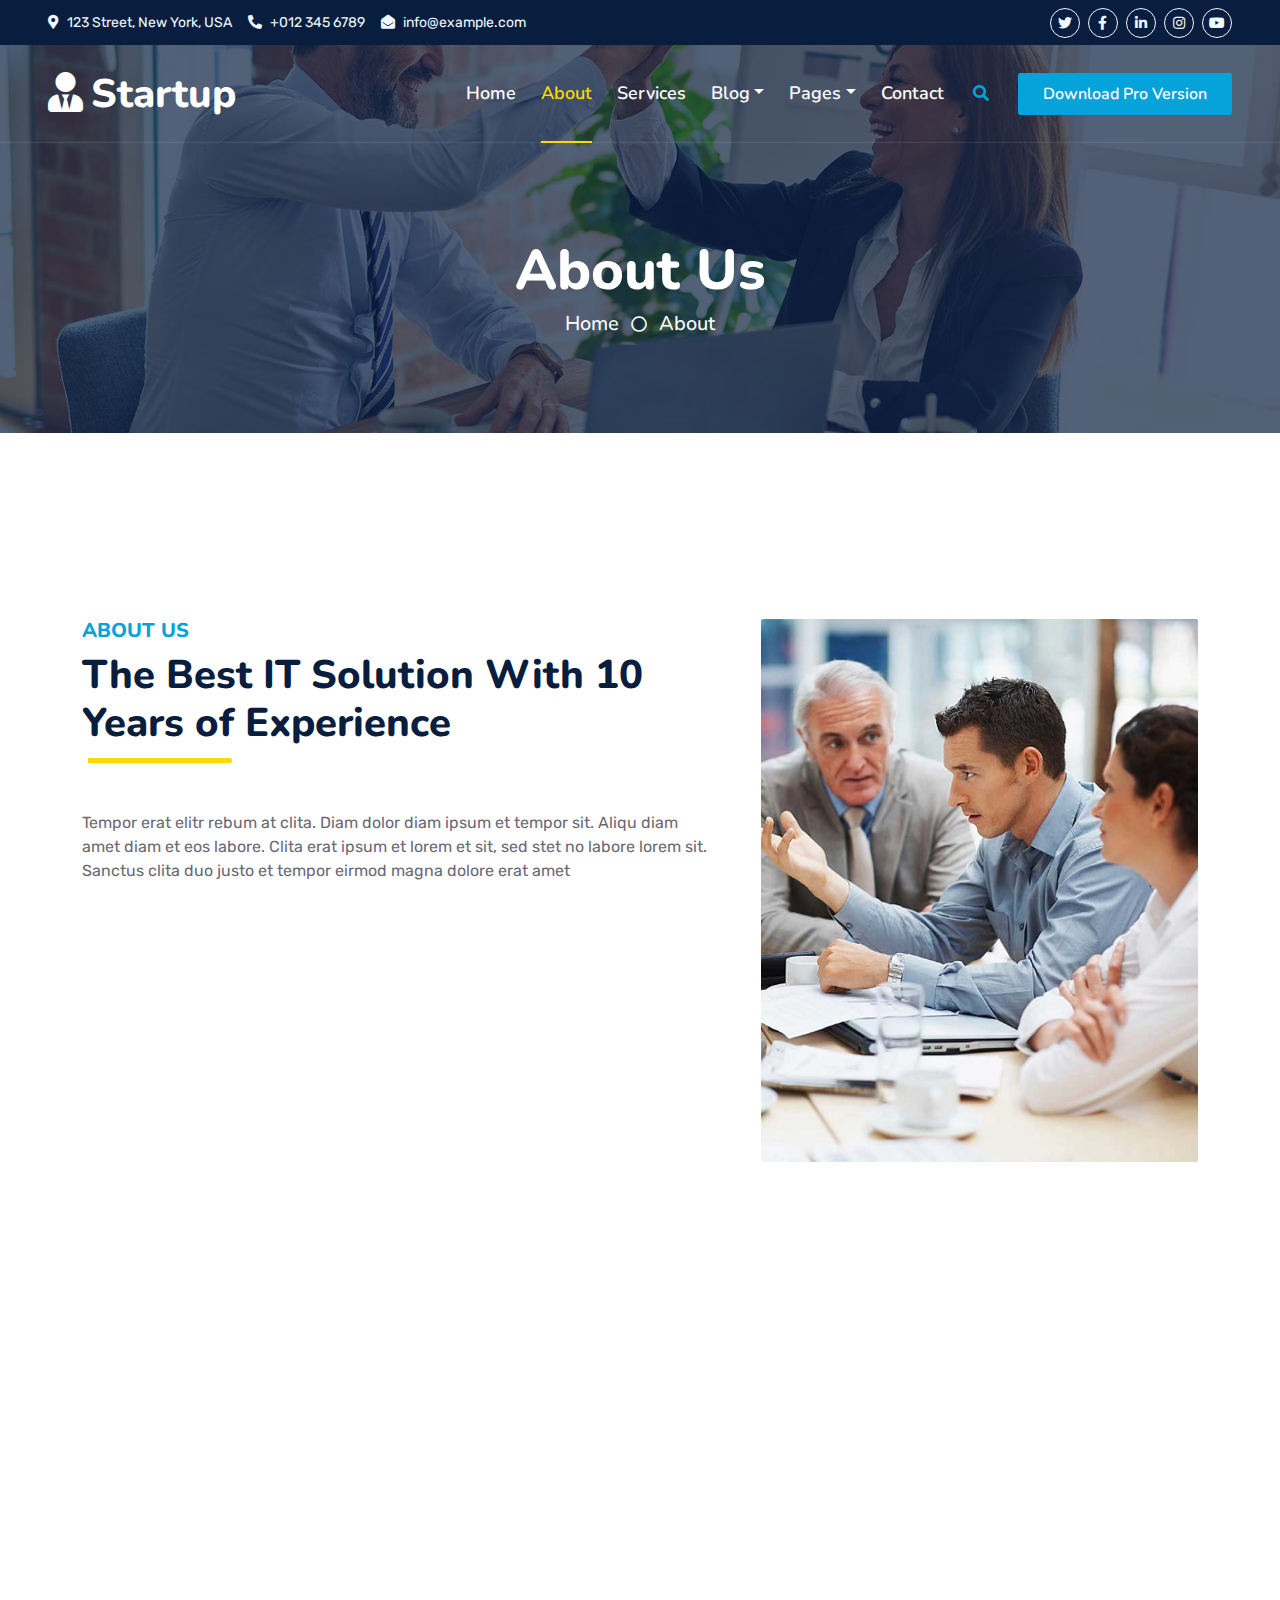
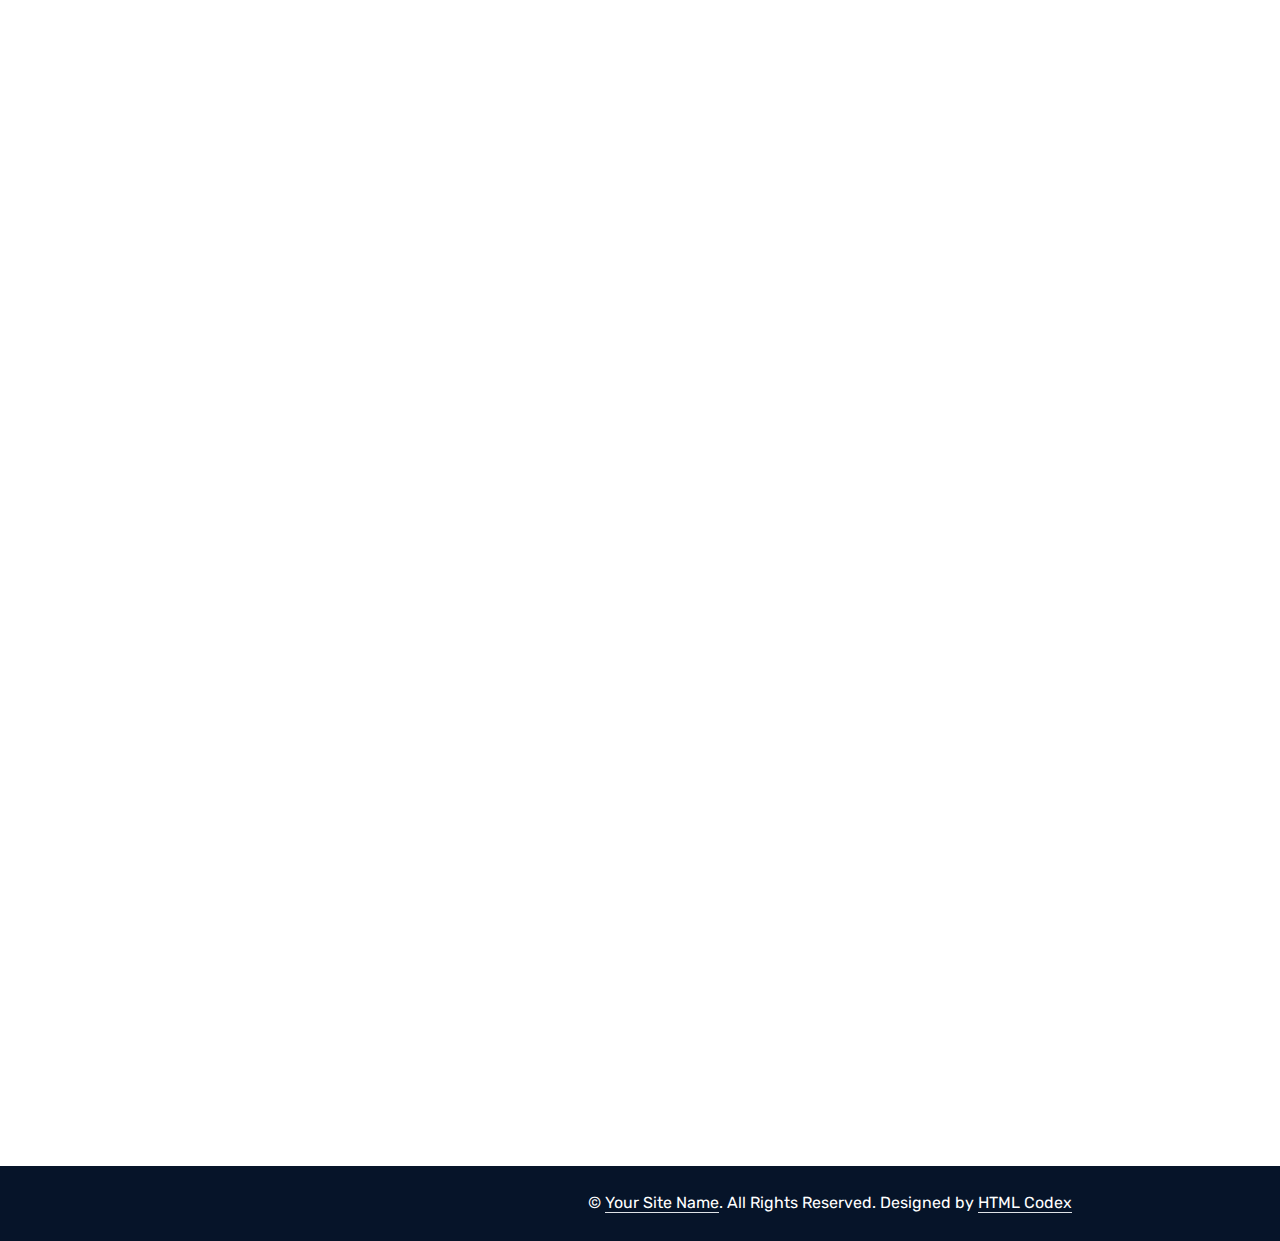
<file: about.html>
<!DOCTYPE html>
<html lang="en">

<head>
    <meta charset="utf-8">
    <title>Startup - Startup Website Template</title>
    <meta content="width=device-width, initial-scale=1.0" name="viewport">
    <meta content="Free HTML Templates" name="keywords">
    <meta content="Free HTML Templates" name="description">

    <!-- Favicon -->
    <link href="img/favicon.ico" rel="icon">

    <!-- Google Web Fonts -->
    <link rel="preconnect" href="https://fonts.googleapis.com">
    <link rel="preconnect" href="https://fonts.gstatic.com" crossorigin>
    <link href="https://fonts.googleapis.com/css2?family=Nunito:wght@400;600;700;800&family=Rubik:wght@400;500;600;700&display=swap" rel="stylesheet">

    <!-- Icon Font Stylesheet -->
    <link href="https://cdnjs.cloudflare.com/ajax/libs/font-awesome/5.10.0/css/all.min.css" rel="stylesheet">
    <link href="https://cdn.jsdelivr.net/npm/bootstrap-icons@1.4.1/font/bootstrap-icons.css" rel="stylesheet">

    <!-- Libraries Stylesheet -->
    <link href="lib/owlcarousel/assets/owl.carousel.min.css" rel="stylesheet">
    <link href="lib/animate/animate.min.css" rel="stylesheet">

    <!-- Customized Bootstrap Stylesheet -->
    <link href="css/bootstrap.min.css" rel="stylesheet">

    <!-- Template Stylesheet -->
    <link href="css/style.css" rel="stylesheet">
</head>

<body>
    <!-- Spinner Start -->
    <div id="spinner" class="show bg-white position-fixed translate-middle w-100 vh-100 top-50 start-50 d-flex align-items-center justify-content-center">
        <div class="spinner"></div>
    </div>
    <!-- Spinner End -->


    <!-- Topbar Start -->
    <div class="container-fluid bg-dark px-5 d-none d-lg-block">
        <div class="row gx-0">
            <div class="col-lg-8 text-center text-lg-start mb-2 mb-lg-0">
                <div class="d-inline-flex align-items-center" style="height: 45px;">
                    <small class="me-3 text-light"><i class="fa fa-map-marker-alt me-2"></i>123 Street, New York, USA</small>
                    <small class="me-3 text-light"><i class="fa fa-phone-alt me-2"></i>+012 345 6789</small>
                    <small class="text-light"><i class="fa fa-envelope-open me-2"></i>info@example.com</small>
                </div>
            </div>
            <div class="col-lg-4 text-center text-lg-end">
                <div class="d-inline-flex align-items-center" style="height: 45px;">
                    <a class="btn btn-sm btn-outline-light btn-sm-square rounded-circle me-2" href=""><i class="fab fa-twitter fw-normal"></i></a>
                    <a class="btn btn-sm btn-outline-light btn-sm-square rounded-circle me-2" href=""><i class="fab fa-facebook-f fw-normal"></i></a>
                    <a class="btn btn-sm btn-outline-light btn-sm-square rounded-circle me-2" href=""><i class="fab fa-linkedin-in fw-normal"></i></a>
                    <a class="btn btn-sm btn-outline-light btn-sm-square rounded-circle me-2" href=""><i class="fab fa-instagram fw-normal"></i></a>
                    <a class="btn btn-sm btn-outline-light btn-sm-square rounded-circle" href=""><i class="fab fa-youtube fw-normal"></i></a>
                </div>
            </div>
        </div>
    </div>
    <!-- Topbar End -->


    <!-- Navbar Start -->
    <div class="container-fluid position-relative p-0">
        <nav class="navbar navbar-expand-lg navbar-dark px-5 py-3 py-lg-0">
            <a href="index.html" class="navbar-brand p-0">
                <h1 class="m-0"><i class="fa fa-user-tie me-2"></i>Startup</h1>
            </a>
            <button class="navbar-toggler" type="button" data-bs-toggle="collapse" data-bs-target="#navbarCollapse">
                <span class="fa fa-bars"></span>
            </button>
            <div class="collapse navbar-collapse" id="navbarCollapse">
                <div class="navbar-nav ms-auto py-0">
                    <a href="index.html" class="nav-item nav-link">Home</a>
                    <a href="about.html" class="nav-item nav-link active">About</a>
                    <a href="service.html" class="nav-item nav-link">Services</a>
                    <div class="nav-item dropdown">
                        <a href="#" class="nav-link dropdown-toggle" data-bs-toggle="dropdown">Blog</a>
                        <div class="dropdown-menu m-0">
                            <a href="blog.html" class="dropdown-item">Blog Grid</a>
                            <a href="detail.html" class="dropdown-item">Blog Detail</a>
                        </div>
                    </div>
                    <div class="nav-item dropdown">
                        <a href="#" class="nav-link dropdown-toggle" data-bs-toggle="dropdown">Pages</a>
                        <div class="dropdown-menu m-0">
                            <a href="price.html" class="dropdown-item">Pricing Plan</a>
                            <a href="feature.html" class="dropdown-item">Our features</a>
                            <a href="team.html" class="dropdown-item">Team Members</a>
                            <a href="testimonial.html" class="dropdown-item">Testimonial</a>
                            <a href="quote.html" class="dropdown-item">Free Quote</a>
                        </div>
                    </div>
                    <a href="contact.html" class="nav-item nav-link">Contact</a>
                </div>
                <butaton type="button" class="btn text-primary ms-3" data-bs-toggle="modal" data-bs-target="#searchModal"><i class="fa fa-search"></i></butaton>
                <a href="https://htmlcodex.com/startup-company-website-template" class="btn btn-primary py-2 px-4 ms-3">Download Pro Version</a>
            </div>
        </nav>

        <div class="container-fluid bg-primary py-5 bg-header" style="margin-bottom: 90px;">
            <div class="row py-5">
                <div class="col-12 pt-lg-5 mt-lg-5 text-center">
                    <h1 class="display-4 text-white animated zoomIn">About Us</h1>
                    <a href="" class="h5 text-white">Home</a>
                    <i class="far fa-circle text-white px-2"></i>
                    <a href="" class="h5 text-white">About</a>
                </div>
            </div>
        </div>
    </div>
    <!-- Navbar End -->


    <!-- Full Screen Search Start -->
    <div class="modal fade" id="searchModal" tabindex="-1">
        <div class="modal-dialog modal-fullscreen">
            <div class="modal-content" style="background: rgba(9, 30, 62, .7);">
                <div class="modal-header border-0">
                    <button type="button" class="btn bg-white btn-close" data-bs-dismiss="modal" aria-label="Close"></button>
                </div>
                <div class="modal-body d-flex align-items-center justify-content-center">
                    <div class="input-group" style="max-width: 600px;">
                        <input type="text" class="form-control bg-transparent border-primary p-3" placeholder="Type search keyword">
                        <button class="btn btn-primary px-4"><i class="bi bi-search"></i></button>
                    </div>
                </div>
            </div>
        </div>
    </div>
    <!-- Full Screen Search End -->


    <!-- About Start -->
    <div class="container-fluid py-5 wow fadeInUp" data-wow-delay="0.1s">
        <div class="container py-5">
            <div class="row g-5">
                <div class="col-lg-7">
                    <div class="section-title position-relative pb-3 mb-5">
                        <h5 class="fw-bold text-primary text-uppercase">About Us</h5>
                        <h1 class="mb-0">The Best IT Solution With 10 Years of Experience</h1>
                    </div>
                    <p class="mb-4">Tempor erat elitr rebum at clita. Diam dolor diam ipsum et tempor sit. Aliqu diam amet diam et eos labore. Clita erat ipsum et lorem et sit, sed stet no labore lorem sit. Sanctus clita duo justo et tempor eirmod magna dolore erat amet</p>
                    <div class="row g-0 mb-3">
                        <div class="col-sm-6 wow zoomIn" data-wow-delay="0.2s">
                            <h5 class="mb-3"><i class="fa fa-check text-primary me-3"></i>Award Winning</h5>
                            <h5 class="mb-3"><i class="fa fa-check text-primary me-3"></i>Professional Staff</h5>
                        </div>
                        <div class="col-sm-6 wow zoomIn" data-wow-delay="0.4s">
                            <h5 class="mb-3"><i class="fa fa-check text-primary me-3"></i>24/7 Support</h5>
                            <h5 class="mb-3"><i class="fa fa-check text-primary me-3"></i>Fair Prices</h5>
                        </div>
                    </div>
                    <div class="d-flex align-items-center mb-4 wow fadeIn" data-wow-delay="0.6s">
                        <div class="bg-primary d-flex align-items-center justify-content-center rounded" style="width: 60px; height: 60px;">
                            <i class="fa fa-phone-alt text-white"></i>
                        </div>
                        <div class="ps-4">
                            <h5 class="mb-2">Call to ask any question</h5>
                            <h4 class="text-primary mb-0">+012 345 6789</h4>
                        </div>
                    </div>
                    <a href="quote.html" class="btn btn-primary py-3 px-5 mt-3 wow zoomIn" data-wow-delay="0.9s">Request A Quote</a>
                </div>
                <div class="col-lg-5" style="min-height: 500px;">
                    <div class="position-relative h-100">
                        <img class="position-absolute w-100 h-100 rounded wow zoomIn" data-wow-delay="0.9s" src="img/about.jpg" style="object-fit: cover;">
                    </div>
                </div>
            </div>
        </div>
    </div>
    <!-- About End -->


    <!-- Team Start -->
    <div class="container-fluid py-5 wow fadeInUp" data-wow-delay="0.1s">
        <div class="container py-5">
            <div class="section-title text-center position-relative pb-3 mb-5 mx-auto" style="max-width: 600px;">
                <h5 class="fw-bold text-primary text-uppercase">Team Members</h5>
                <h1 class="mb-0">Professional Stuffs Ready to Help Your Business</h1>
            </div>
            <div class="row g-5">
                <div class="col-lg-4 wow slideInUp" data-wow-delay="0.3s">
                    <div class="team-item bg-light rounded overflow-hidden">
                        <div class="team-img position-relative overflow-hidden">
                            <img class="img-fluid w-100" src="img/team-1.jpg" alt="">
                            <div class="team-social">
                                <a class="btn btn-lg btn-primary btn-lg-square rounded" href=""><i class="fab fa-twitter fw-normal"></i></a>
                                <a class="btn btn-lg btn-primary btn-lg-square rounded" href=""><i class="fab fa-facebook-f fw-normal"></i></a>
                                <a class="btn btn-lg btn-primary btn-lg-square rounded" href=""><i class="fab fa-instagram fw-normal"></i></a>
                                <a class="btn btn-lg btn-primary btn-lg-square rounded" href=""><i class="fab fa-linkedin-in fw-normal"></i></a>
                            </div>
                        </div>
                        <div class="text-center py-4">
                            <h4 class="text-primary">Full Name</h4>
                            <p class="text-uppercase m-0">Designation</p>
                        </div>
                    </div>
                </div>
                <div class="col-lg-4 wow slideInUp" data-wow-delay="0.6s">
                    <div class="team-item bg-light rounded overflow-hidden">
                        <div class="team-img position-relative overflow-hidden">
                            <img class="img-fluid w-100" src="img/team-2.jpg" alt="">
                            <div class="team-social">
                                <a class="btn btn-lg btn-primary btn-lg-square rounded" href=""><i class="fab fa-twitter fw-normal"></i></a>
                                <a class="btn btn-lg btn-primary btn-lg-square rounded" href=""><i class="fab fa-facebook-f fw-normal"></i></a>
                                <a class="btn btn-lg btn-primary btn-lg-square rounded" href=""><i class="fab fa-instagram fw-normal"></i></a>
                                <a class="btn btn-lg btn-primary btn-lg-square rounded" href=""><i class="fab fa-linkedin-in fw-normal"></i></a>
                            </div>
                        </div>
                        <div class="text-center py-4">
                            <h4 class="text-primary">Full Name</h4>
                            <p class="text-uppercase m-0">Designation</p>
                        </div>
                    </div>
                </div>
                <div class="col-lg-4 wow slideInUp" data-wow-delay="0.9s">
                    <div class="team-item bg-light rounded overflow-hidden">
                        <div class="team-img position-relative overflow-hidden">
                            <img class="img-fluid w-100" src="img/team-3.jpg" alt="">
                            <div class="team-social">
                                <a class="btn btn-lg btn-primary btn-lg-square rounded" href=""><i class="fab fa-twitter fw-normal"></i></a>
                                <a class="btn btn-lg btn-primary btn-lg-square rounded" href=""><i class="fab fa-facebook-f fw-normal"></i></a>
                                <a class="btn btn-lg btn-primary btn-lg-square rounded" href=""><i class="fab fa-instagram fw-normal"></i></a>
                                <a class="btn btn-lg btn-primary btn-lg-square rounded" href=""><i class="fab fa-linkedin-in fw-normal"></i></a>
                            </div>
                        </div>
                        <div class="text-center py-4">
                            <h4 class="text-primary">Full Name</h4>
                            <p class="text-uppercase m-0">Designation</p>
                        </div>
                    </div>
                </div>
            </div>
        </div>
    </div>
    <!-- Team End -->


    <!-- Vendor Start -->
    <div class="container-fluid py-5 wow fadeInUp" data-wow-delay="0.1s">
        <div class="container py-5 mb-5">
            <div class="bg-white">
                <div class="owl-carousel vendor-carousel">
                    <img src="img/vendor-1.jpg" alt="">
                    <img src="img/vendor-2.jpg" alt="">
                    <img src="img/vendor-3.jpg" alt="">
                    <img src="img/vendor-4.jpg" alt="">
                    <img src="img/vendor-5.jpg" alt="">
                    <img src="img/vendor-6.jpg" alt="">
                    <img src="img/vendor-7.jpg" alt="">
                    <img src="img/vendor-8.jpg" alt="">
                    <img src="img/vendor-9.jpg" alt="">
                </div>
            </div>
        </div>
    </div>
    <!-- Vendor End -->
    

    <!-- Footer Start -->
    <div class="container-fluid bg-dark text-light mt-5 wow fadeInUp" data-wow-delay="0.1s">
        <div class="container">
            <div class="row gx-5">
                <div class="col-lg-4 col-md-6 footer-about">
                    <div class="d-flex flex-column align-items-center justify-content-center text-center h-100 bg-primary p-4">
                        <a href="index.html" class="navbar-brand">
                            <h1 class="m-0 text-white"><i class="fa fa-user-tie me-2"></i>Startup</h1>
                        </a>
                        <p class="mt-3 mb-4">Lorem diam sit erat dolor elitr et, diam lorem justo amet clita stet eos sit. Elitr dolor duo lorem, elitr clita ipsum sea. Diam amet erat lorem stet eos. Diam amet et kasd eos duo.</p>
                        <form action="">
                            <div class="input-group">
                                <input type="text" class="form-control border-white p-3" placeholder="Your Email">
                                <button class="btn btn-dark">Sign Up</button>
                            </div>
                        </form>
                    </div>
                </div>
                <div class="col-lg-8 col-md-6">
                    <div class="row gx-5">
                        <div class="col-lg-4 col-md-12 pt-5 mb-5">
                            <div class="section-title section-title-sm position-relative pb-3 mb-4">
                                <h3 class="text-light mb-0">Get In Touch</h3>
                            </div>
                            <div class="d-flex mb-2">
                                <i class="bi bi-geo-alt text-primary me-2"></i>
                                <p class="mb-0">123 Street, New York, USA</p>
                            </div>
                            <div class="d-flex mb-2">
                                <i class="bi bi-envelope-open text-primary me-2"></i>
                                <p class="mb-0">info@example.com</p>
                            </div>
                            <div class="d-flex mb-2">
                                <i class="bi bi-telephone text-primary me-2"></i>
                                <p class="mb-0">+012 345 67890</p>
                            </div>
                            <div class="d-flex mt-4">
                                <a class="btn btn-primary btn-square me-2" href="#"><i class="fab fa-twitter fw-normal"></i></a>
                                <a class="btn btn-primary btn-square me-2" href="#"><i class="fab fa-facebook-f fw-normal"></i></a>
                                <a class="btn btn-primary btn-square me-2" href="#"><i class="fab fa-linkedin-in fw-normal"></i></a>
                                <a class="btn btn-primary btn-square" href="#"><i class="fab fa-instagram fw-normal"></i></a>
                            </div>
                        </div>
                        <div class="col-lg-4 col-md-12 pt-0 pt-lg-5 mb-5">
                            <div class="section-title section-title-sm position-relative pb-3 mb-4">
                                <h3 class="text-light mb-0">Quick Links</h3>
                            </div>
                            <div class="link-animated d-flex flex-column justify-content-start">
                                <a class="text-light mb-2" href="#"><i class="bi bi-arrow-right text-primary me-2"></i>Home</a>
                                <a class="text-light mb-2" href="#"><i class="bi bi-arrow-right text-primary me-2"></i>About Us</a>
                                <a class="text-light mb-2" href="#"><i class="bi bi-arrow-right text-primary me-2"></i>Our Services</a>
                                <a class="text-light mb-2" href="#"><i class="bi bi-arrow-right text-primary me-2"></i>Meet The Team</a>
                                <a class="text-light mb-2" href="#"><i class="bi bi-arrow-right text-primary me-2"></i>Latest Blog</a>
                                <a class="text-light" href="#"><i class="bi bi-arrow-right text-primary me-2"></i>Contact Us</a>
                            </div>
                        </div>
                        <div class="col-lg-4 col-md-12 pt-0 pt-lg-5 mb-5">
                            <div class="section-title section-title-sm position-relative pb-3 mb-4">
                                <h3 class="text-light mb-0">Popular Links</h3>
                            </div>
                            <div class="link-animated d-flex flex-column justify-content-start">
                                <a class="text-light mb-2" href="#"><i class="bi bi-arrow-right text-primary me-2"></i>Home</a>
                                <a class="text-light mb-2" href="#"><i class="bi bi-arrow-right text-primary me-2"></i>About Us</a>
                                <a class="text-light mb-2" href="#"><i class="bi bi-arrow-right text-primary me-2"></i>Our Services</a>
                                <a class="text-light mb-2" href="#"><i class="bi bi-arrow-right text-primary me-2"></i>Meet The Team</a>
                                <a class="text-light mb-2" href="#"><i class="bi bi-arrow-right text-primary me-2"></i>Latest Blog</a>
                                <a class="text-light" href="#"><i class="bi bi-arrow-right text-primary me-2"></i>Contact Us</a>
                            </div>
                        </div>
                    </div>
                </div>
            </div>
        </div>
    </div>
    <div class="container-fluid text-white" style="background: #061429;">
        <div class="container text-center">
            <div class="row justify-content-end">
                <div class="col-lg-8 col-md-6">
                    <div class="d-flex align-items-center justify-content-center" style="height: 75px;">
                        <p class="mb-0">&copy; <a class="text-white border-bottom" href="#">Your Site Name</a>. All Rights Reserved. 
						
						<!--/*** This template is free as long as you keep the footer author’s credit link/attribution link/backlink. If you'd like to use the template without the footer author’s credit link/attribution link/backlink, you can purchase the Credit Removal License from "https://htmlcodex.com/credit-removal". Thank you for your support. ***/-->
						Designed by <a class="text-white border-bottom" href="https://htmlcodex.com">HTML Codex</a></p>
                    </div>
                </div>
            </div>
        </div>
    </div>
    <!-- Footer End -->


    <!-- Back to Top -->
    <a href="#" class="btn btn-lg btn-primary btn-lg-square rounded back-to-top"><i class="bi bi-arrow-up"></i></a>


    <!-- JavaScript Libraries -->
    <script src="https://code.jquery.com/jquery-3.4.1.min.js"></script>
    <script src="https://cdn.jsdelivr.net/npm/bootstrap@5.0.0/dist/js/bootstrap.bundle.min.js"></script>
    <script src="lib/wow/wow.min.js"></script>
    <script src="lib/easing/easing.min.js"></script>
    <script src="lib/waypoints/waypoints.min.js"></script>
    <script src="lib/counterup/counterup.min.js"></script>
    <script src="lib/owlcarousel/owl.carousel.min.js"></script>

    <!-- Template Javascript -->
    <script src="js/main.js"></script>
</body>

</html>
</file>
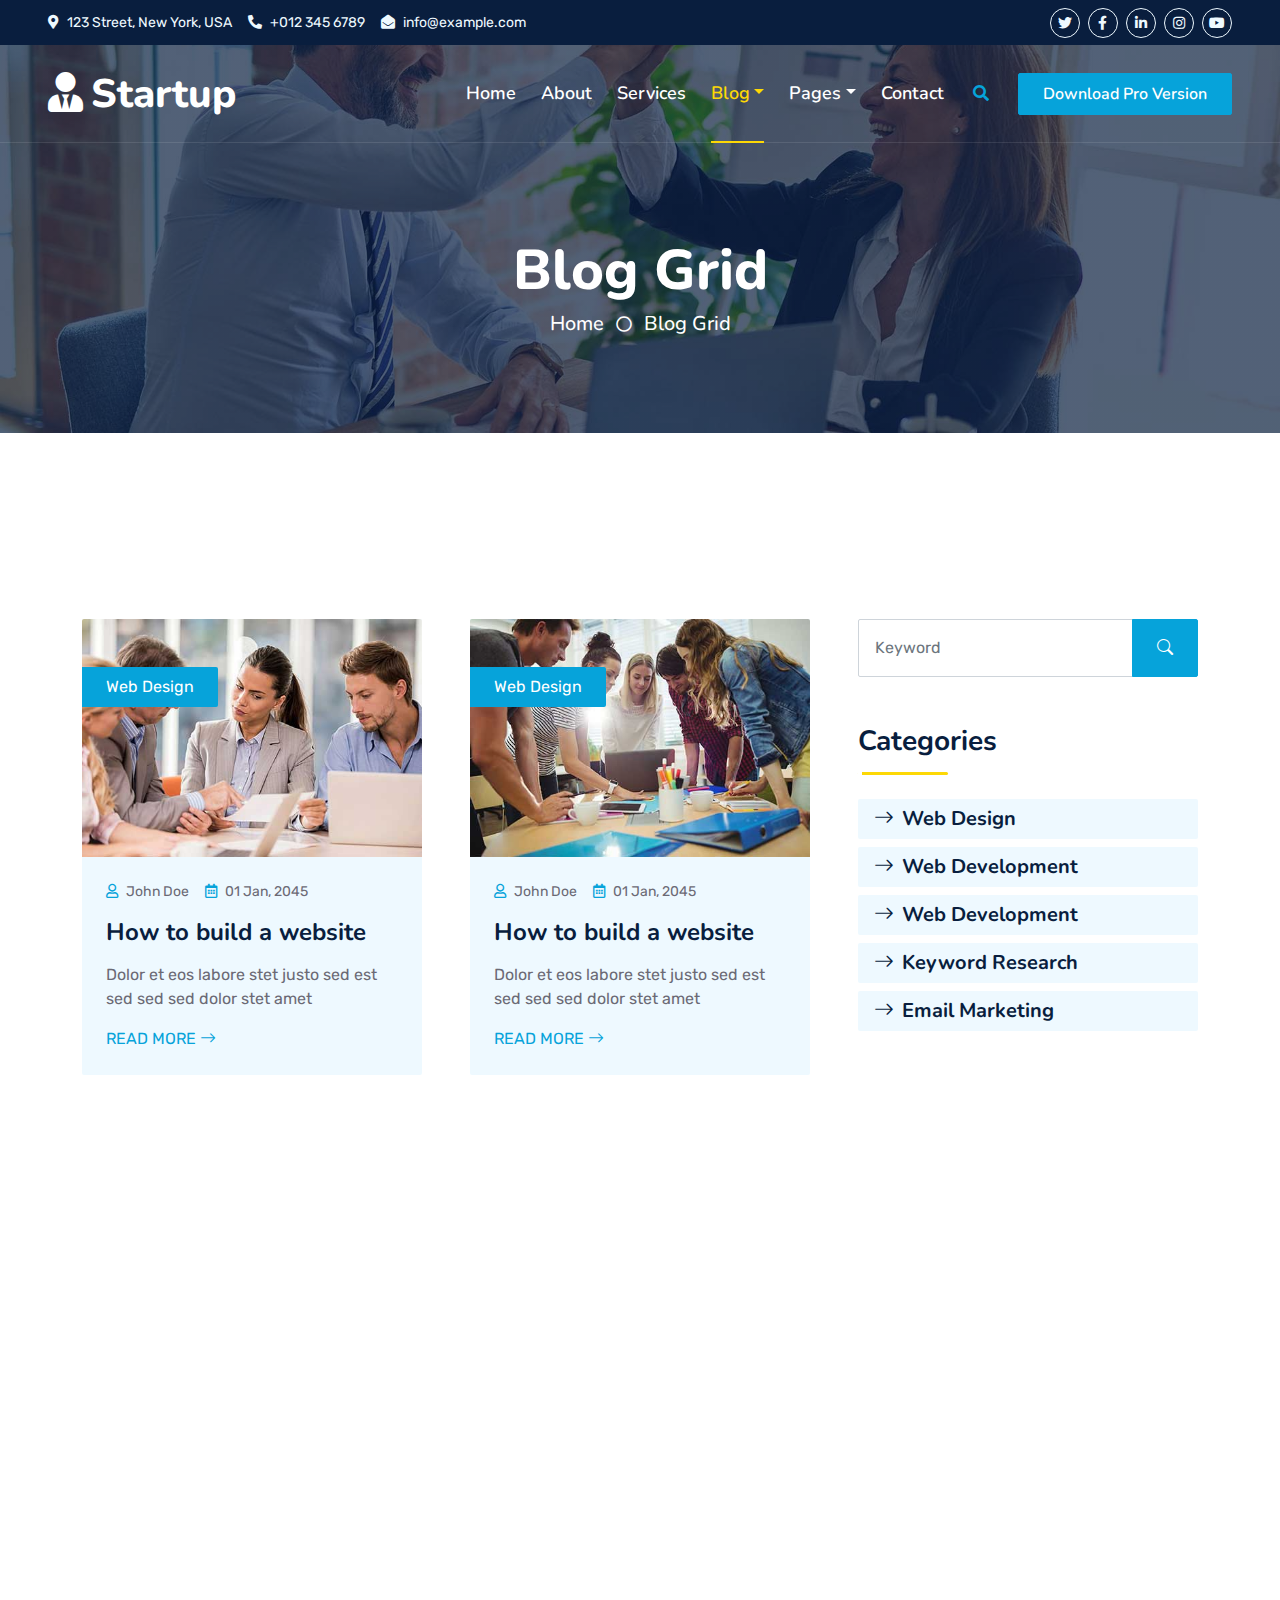
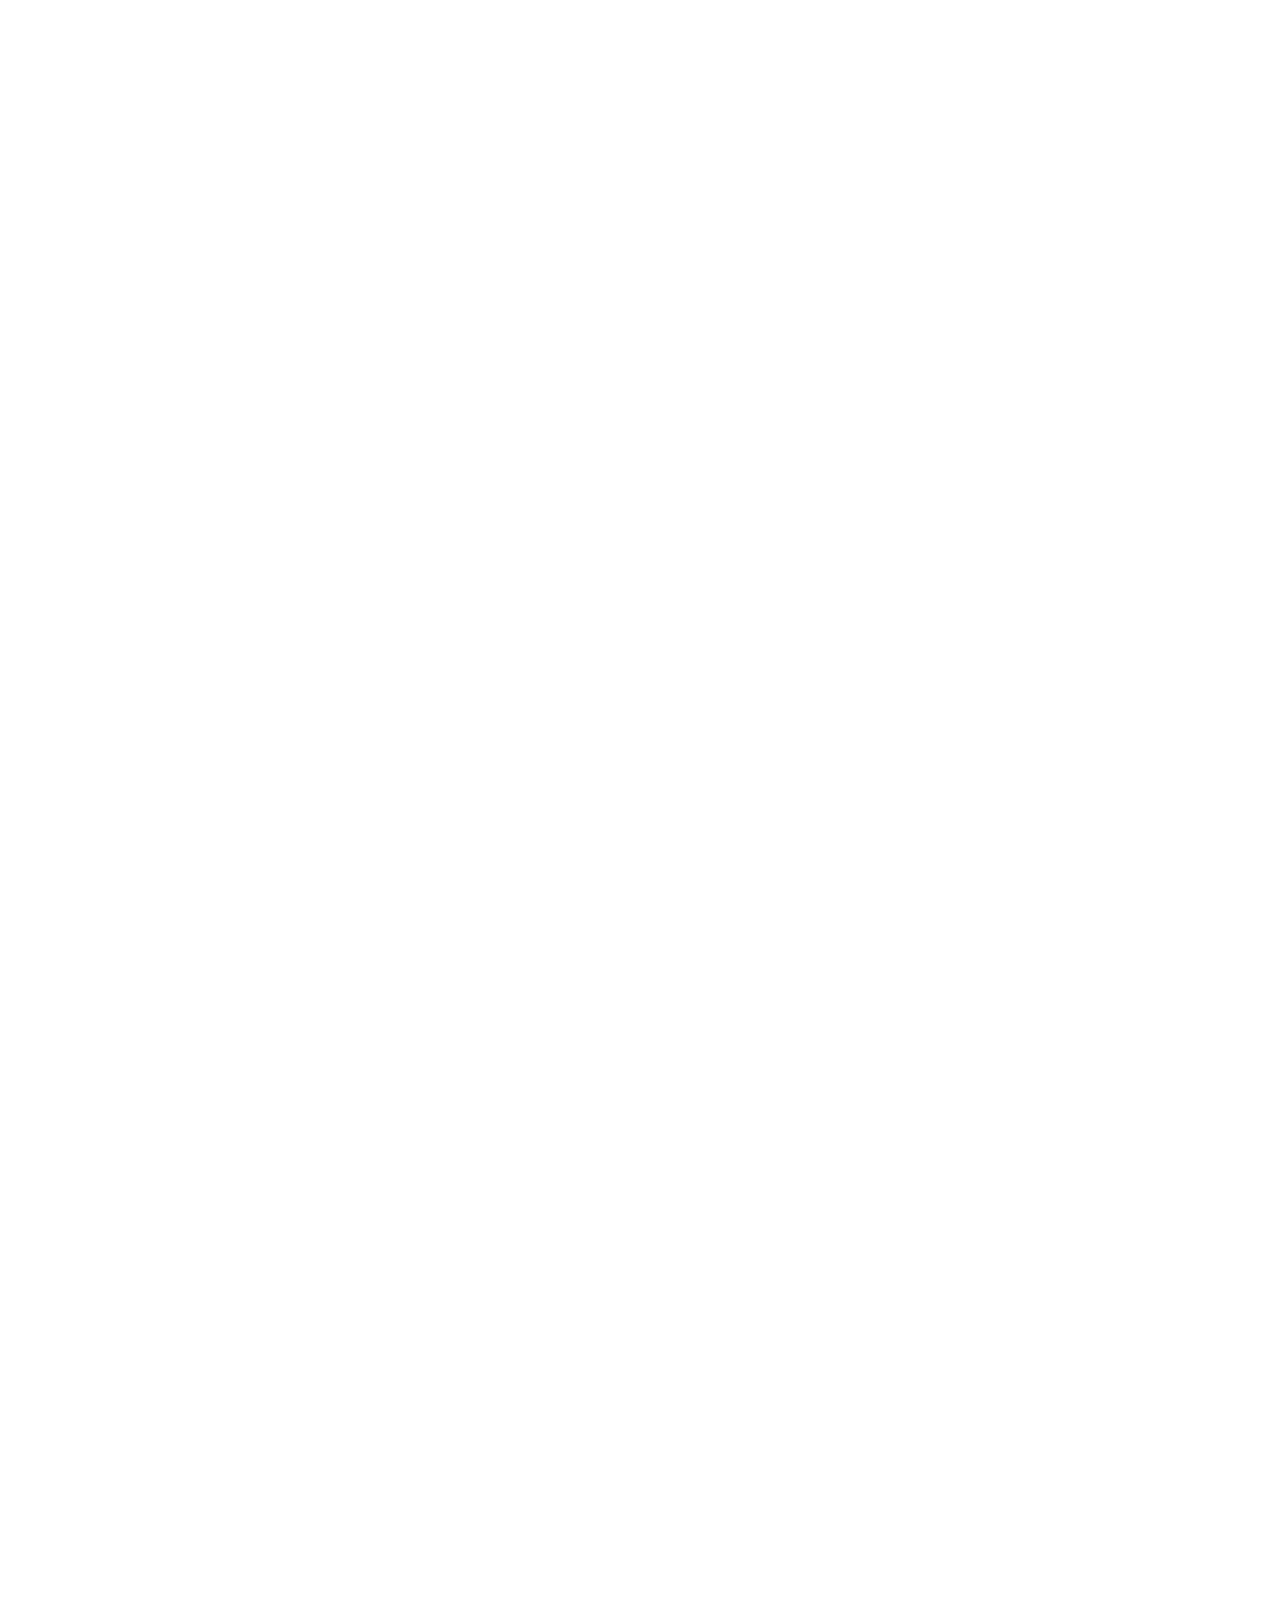
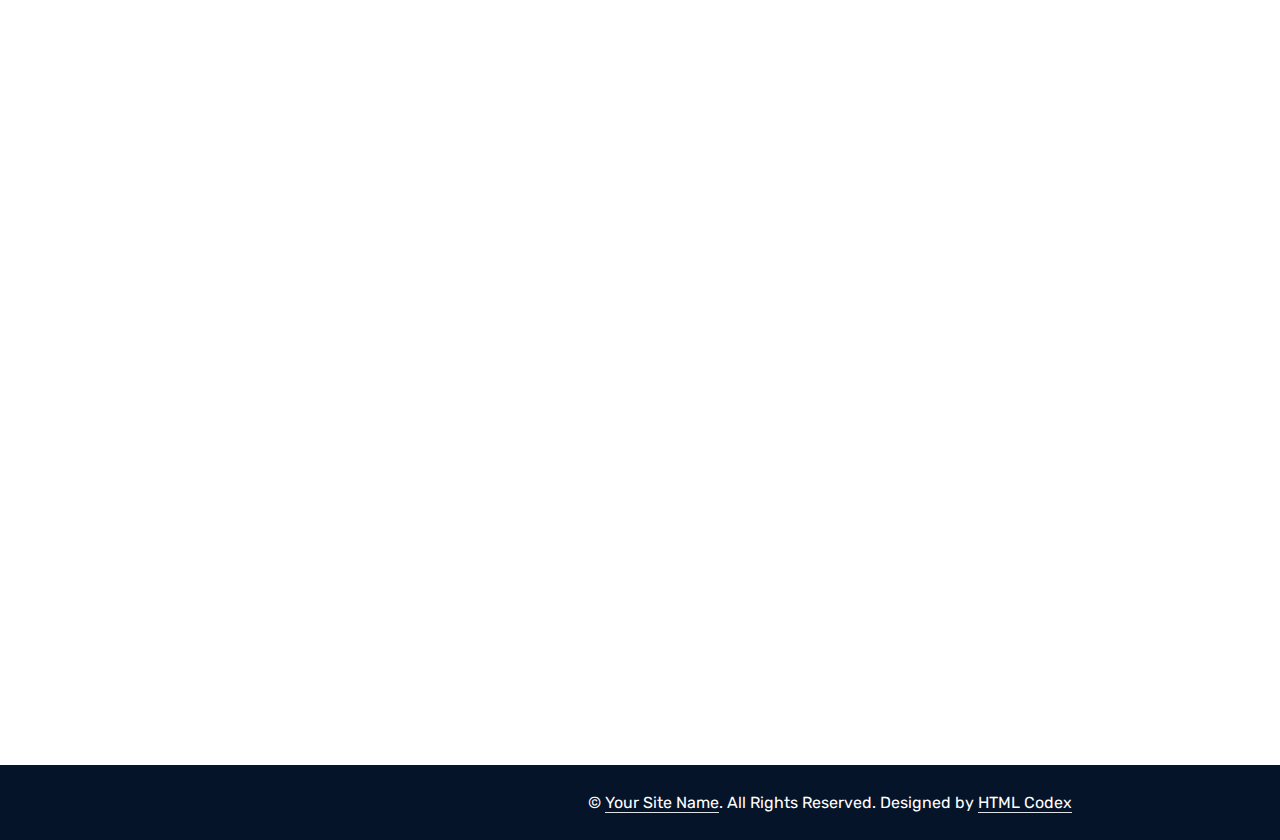
<file: blog.html>
<!DOCTYPE html>
<html lang="en">

<head>
    <meta charset="utf-8">
    <title>Startup - Startup Website Template</title>
    <meta content="width=device-width, initial-scale=1.0" name="viewport">
    <meta content="Free HTML Templates" name="keywords">
    <meta content="Free HTML Templates" name="description">

    <!-- Favicon -->
    <link href="img/favicon.ico" rel="icon">

    <!-- Google Web Fonts -->
    <link rel="preconnect" href="https://fonts.googleapis.com">
    <link rel="preconnect" href="https://fonts.gstatic.com" crossorigin>
    <link href="https://fonts.googleapis.com/css2?family=Nunito:wght@400;600;700;800&family=Rubik:wght@400;500;600;700&display=swap" rel="stylesheet">

    <!-- Icon Font Stylesheet -->
    <link href="https://cdnjs.cloudflare.com/ajax/libs/font-awesome/5.10.0/css/all.min.css" rel="stylesheet">
    <link href="https://cdn.jsdelivr.net/npm/bootstrap-icons@1.4.1/font/bootstrap-icons.css" rel="stylesheet">

    <!-- Libraries Stylesheet -->
    <link href="lib/owlcarousel/assets/owl.carousel.min.css" rel="stylesheet">
    <link href="lib/animate/animate.min.css" rel="stylesheet">

    <!-- Customized Bootstrap Stylesheet -->
    <link href="css/bootstrap.min.css" rel="stylesheet">

    <!-- Template Stylesheet -->
    <link href="css/style.css" rel="stylesheet">
</head>

<body>
    <!-- Spinner Start -->
    <div id="spinner" class="show bg-white position-fixed translate-middle w-100 vh-100 top-50 start-50 d-flex align-items-center justify-content-center">
        <div class="spinner"></div>
    </div>
    <!-- Spinner End -->


    <!-- Topbar Start -->
    <div class="container-fluid bg-dark px-5 d-none d-lg-block">
        <div class="row gx-0">
            <div class="col-lg-8 text-center text-lg-start mb-2 mb-lg-0">
                <div class="d-inline-flex align-items-center" style="height: 45px;">
                    <small class="me-3 text-light"><i class="fa fa-map-marker-alt me-2"></i>123 Street, New York, USA</small>
                    <small class="me-3 text-light"><i class="fa fa-phone-alt me-2"></i>+012 345 6789</small>
                    <small class="text-light"><i class="fa fa-envelope-open me-2"></i>info@example.com</small>
                </div>
            </div>
            <div class="col-lg-4 text-center text-lg-end">
                <div class="d-inline-flex align-items-center" style="height: 45px;">
                    <a class="btn btn-sm btn-outline-light btn-sm-square rounded-circle me-2" href=""><i class="fab fa-twitter fw-normal"></i></a>
                    <a class="btn btn-sm btn-outline-light btn-sm-square rounded-circle me-2" href=""><i class="fab fa-facebook-f fw-normal"></i></a>
                    <a class="btn btn-sm btn-outline-light btn-sm-square rounded-circle me-2" href=""><i class="fab fa-linkedin-in fw-normal"></i></a>
                    <a class="btn btn-sm btn-outline-light btn-sm-square rounded-circle me-2" href=""><i class="fab fa-instagram fw-normal"></i></a>
                    <a class="btn btn-sm btn-outline-light btn-sm-square rounded-circle" href=""><i class="fab fa-youtube fw-normal"></i></a>
                </div>
            </div>
        </div>
    </div>
    <!-- Topbar End -->


    <!-- Navbar Start -->
    <div class="container-fluid position-relative p-0">
        <nav class="navbar navbar-expand-lg navbar-dark px-5 py-3 py-lg-0">
            <a href="index.html" class="navbar-brand p-0">
                <h1 class="m-0"><i class="fa fa-user-tie me-2"></i>Startup</h1>
            </a>
            <button class="navbar-toggler" type="button" data-bs-toggle="collapse" data-bs-target="#navbarCollapse">
                <span class="fa fa-bars"></span>
            </button>
            <div class="collapse navbar-collapse" id="navbarCollapse">
                <div class="navbar-nav ms-auto py-0">
                    <a href="index.html" class="nav-item nav-link">Home</a>
                    <a href="about.html" class="nav-item nav-link">About</a>
                    <a href="service.html" class="nav-item nav-link">Services</a>
                    <div class="nav-item dropdown">
                        <a href="#" class="nav-link dropdown-toggle active" data-bs-toggle="dropdown">Blog</a>
                        <div class="dropdown-menu m-0">
                            <a href="blog.html" class="dropdown-item active">Blog Grid</a>
                            <a href="detail.html" class="dropdown-item">Blog Detail</a>
                        </div>
                    </div>
                    <div class="nav-item dropdown">
                        <a href="#" class="nav-link dropdown-toggle" data-bs-toggle="dropdown">Pages</a>
                        <div class="dropdown-menu m-0">
                            <a href="price.html" class="dropdown-item">Pricing Plan</a>
                            <a href="feature.html" class="dropdown-item">Our features</a>
                            <a href="team.html" class="dropdown-item">Team Members</a>
                            <a href="testimonial.html" class="dropdown-item">Testimonial</a>
                            <a href="quote.html" class="dropdown-item">Free Quote</a>
                        </div>
                    </div>
                    <a href="contact.html" class="nav-item nav-link">Contact</a>
                </div>
                <butaton type="button" class="btn text-primary ms-3" data-bs-toggle="modal" data-bs-target="#searchModal"><i class="fa fa-search"></i></butaton>
                <a href="https://htmlcodex.com/startup-company-website-template" class="btn btn-primary py-2 px-4 ms-3">Download Pro Version</a>
            </div>
        </nav>

        <div class="container-fluid bg-primary py-5 bg-header" style="margin-bottom: 90px;">
            <div class="row py-5">
                <div class="col-12 pt-lg-5 mt-lg-5 text-center">
                    <h1 class="display-4 text-white animated zoomIn">Blog Grid</h1>
                    <a href="" class="h5 text-white">Home</a>
                    <i class="far fa-circle text-white px-2"></i>
                    <a href="" class="h5 text-white">Blog Grid</a>
                </div>
            </div>
        </div>
    </div>
    <!-- Navbar End -->


    <!-- Full Screen Search Start -->
    <div class="modal fade" id="searchModal" tabindex="-1">
        <div class="modal-dialog modal-fullscreen">
            <div class="modal-content" style="background: rgba(9, 30, 62, .7);">
                <div class="modal-header border-0">
                    <button type="button" class="btn bg-white btn-close" data-bs-dismiss="modal" aria-label="Close"></button>
                </div>
                <div class="modal-body d-flex align-items-center justify-content-center">
                    <div class="input-group" style="max-width: 600px;">
                        <input type="text" class="form-control bg-transparent border-primary p-3" placeholder="Type search keyword">
                        <button class="btn btn-primary px-4"><i class="bi bi-search"></i></button>
                    </div>
                </div>
            </div>
        </div>
    </div>
    <!-- Full Screen Search End -->


    <!-- Blog Start -->
    <div class="container-fluid py-5 wow fadeInUp" data-wow-delay="0.1s">
        <div class="container py-5">
            <div class="row g-5">
                <!-- Blog list Start -->
                <div class="col-lg-8">
                    <div class="row g-5">
                        <div class="col-md-6 wow slideInUp" data-wow-delay="0.1s">
                            <div class="blog-item bg-light rounded overflow-hidden">
                                <div class="blog-img position-relative overflow-hidden">
                                    <img class="img-fluid" src="img/blog-1.jpg" alt="">
                                    <a class="position-absolute top-0 start-0 bg-primary text-white rounded-end mt-5 py-2 px-4" href="">Web Design</a>
                                </div>
                                <div class="p-4">
                                    <div class="d-flex mb-3">
                                        <small class="me-3"><i class="far fa-user text-primary me-2"></i>John Doe</small>
                                        <small><i class="far fa-calendar-alt text-primary me-2"></i>01 Jan, 2045</small>
                                    </div>
                                    <h4 class="mb-3">How to build a website</h4>
                                    <p>Dolor et eos labore stet justo sed est sed sed sed dolor stet amet</p>
                                    <a class="text-uppercase" href="">Read More <i class="bi bi-arrow-right"></i></a>
                                </div>
                            </div>
                        </div>
                        <div class="col-md-6 wow slideInUp" data-wow-delay="0.6s">
                            <div class="blog-item bg-light rounded overflow-hidden">
                                <div class="blog-img position-relative overflow-hidden">
                                    <img class="img-fluid" src="img/blog-2.jpg" alt="">
                                    <a class="position-absolute top-0 start-0 bg-primary text-white rounded-end mt-5 py-2 px-4" href="">Web Design</a>
                                </div>
                                <div class="p-4">
                                    <div class="d-flex mb-3">
                                        <small class="me-3"><i class="far fa-user text-primary me-2"></i>John Doe</small>
                                        <small><i class="far fa-calendar-alt text-primary me-2"></i>01 Jan, 2045</small>
                                    </div>
                                    <h4 class="mb-3">How to build a website</h4>
                                    <p>Dolor et eos labore stet justo sed est sed sed sed dolor stet amet</p>
                                    <a class="text-uppercase" href="">Read More <i class="bi bi-arrow-right"></i></a>
                                </div>
                            </div>
                        </div>
                        <div class="col-md-6 wow slideInUp" data-wow-delay="0.1s">
                            <div class="blog-item bg-light rounded overflow-hidden">
                                <div class="blog-img position-relative overflow-hidden">
                                    <img class="img-fluid" src="img/blog-3.jpg" alt="">
                                    <a class="position-absolute top-0 start-0 bg-primary text-white rounded-end mt-5 py-2 px-4" href="">Web Design</a>
                                </div>
                                <div class="p-4">
                                    <div class="d-flex mb-3">
                                        <small class="me-3"><i class="far fa-user text-primary me-2"></i>John Doe</small>
                                        <small><i class="far fa-calendar-alt text-primary me-2"></i>01 Jan, 2045</small>
                                    </div>
                                    <h4 class="mb-3">How to build a website</h4>
                                    <p>Dolor et eos labore stet justo sed est sed sed sed dolor stet amet</p>
                                    <a class="text-uppercase" href="">Read More <i class="bi bi-arrow-right"></i></a>
                                </div>
                            </div>
                        </div>
                        <div class="col-md-6 wow slideInUp" data-wow-delay="0.6s">
                            <div class="blog-item bg-light rounded overflow-hidden">
                                <div class="blog-img position-relative overflow-hidden">
                                    <img class="img-fluid" src="img/blog-1.jpg" alt="">
                                    <a class="position-absolute top-0 start-0 bg-primary text-white rounded-end mt-5 py-2 px-4" href="">Web Design</a>
                                </div>
                                <div class="p-4">
                                    <div class="d-flex mb-3">
                                        <small class="me-3"><i class="far fa-user text-primary me-2"></i>John Doe</small>
                                        <small><i class="far fa-calendar-alt text-primary me-2"></i>01 Jan, 2045</small>
                                    </div>
                                    <h4 class="mb-3">How to build a website</h4>
                                    <p>Dolor et eos labore stet justo sed est sed sed sed dolor stet amet</p>
                                    <a class="text-uppercase" href="">Read More <i class="bi bi-arrow-right"></i></a>
                                </div>
                            </div>
                        </div>
                        <div class="col-md-6 wow slideInUp" data-wow-delay="0.1s">
                            <div class="blog-item bg-light rounded overflow-hidden">
                                <div class="blog-img position-relative overflow-hidden">
                                    <img class="img-fluid" src="img/blog-2.jpg" alt="">
                                    <a class="position-absolute top-0 start-0 bg-primary text-white rounded-end mt-5 py-2 px-4" href="">Web Design</a>
                                </div>
                                <div class="p-4">
                                    <div class="d-flex mb-3">
                                        <small class="me-3"><i class="far fa-user text-primary me-2"></i>John Doe</small>
                                        <small><i class="far fa-calendar-alt text-primary me-2"></i>01 Jan, 2045</small>
                                    </div>
                                    <h4 class="mb-3">How to build a website</h4>
                                    <p>Dolor et eos labore stet justo sed est sed sed sed dolor stet amet</p>
                                    <a class="text-uppercase" href="">Read More <i class="bi bi-arrow-right"></i></a>
                                </div>
                            </div>
                        </div>
                        <div class="col-md-6 wow slideInUp" data-wow-delay="0.6s">
                            <div class="blog-item bg-light rounded overflow-hidden">
                                <div class="blog-img position-relative overflow-hidden">
                                    <img class="img-fluid" src="img/blog-3.jpg" alt="">
                                    <a class="position-absolute top-0 start-0 bg-primary text-white rounded-end mt-5 py-2 px-4" href="">Web Design</a>
                                </div>
                                <div class="p-4">
                                    <div class="d-flex mb-3">
                                        <small class="me-3"><i class="far fa-user text-primary me-2"></i>John Doe</small>
                                        <small><i class="far fa-calendar-alt text-primary me-2"></i>01 Jan, 2045</small>
                                    </div>
                                    <h4 class="mb-3">How to build a website</h4>
                                    <p>Dolor et eos labore stet justo sed est sed sed sed dolor stet amet</p>
                                    <a class="text-uppercase" href="">Read More <i class="bi bi-arrow-right"></i></a>
                                </div>
                            </div>
                        </div>
                        <div class="col-md-6 wow slideInUp" data-wow-delay="0.1s">
                            <div class="blog-item bg-light rounded overflow-hidden">
                                <div class="blog-img position-relative overflow-hidden">
                                    <img class="img-fluid" src="img/blog-1.jpg" alt="">
                                    <a class="position-absolute top-0 start-0 bg-primary text-white rounded-end mt-5 py-2 px-4" href="">Web Design</a>
                                </div>
                                <div class="p-4">
                                    <div class="d-flex mb-3">
                                        <small class="me-3"><i class="far fa-user text-primary me-2"></i>John Doe</small>
                                        <small><i class="far fa-calendar-alt text-primary me-2"></i>01 Jan, 2045</small>
                                    </div>
                                    <h4 class="mb-3">How to build a website</h4>
                                    <p>Dolor et eos labore stet justo sed est sed sed sed dolor stet amet</p>
                                    <a class="text-uppercase" href="">Read More <i class="bi bi-arrow-right"></i></a>
                                </div>
                            </div>
                        </div>
                        <div class="col-md-6 wow slideInUp" data-wow-delay="0.6s">
                            <div class="blog-item bg-light rounded overflow-hidden">
                                <div class="blog-img position-relative overflow-hidden">
                                    <img class="img-fluid" src="img/blog-2.jpg" alt="">
                                    <a class="position-absolute top-0 start-0 bg-primary text-white rounded-end mt-5 py-2 px-4" href="">Web Design</a>
                                </div>
                                <div class="p-4">
                                    <div class="d-flex mb-3">
                                        <small class="me-3"><i class="far fa-user text-primary me-2"></i>John Doe</small>
                                        <small><i class="far fa-calendar-alt text-primary me-2"></i>01 Jan, 2045</small>
                                    </div>
                                    <h4 class="mb-3">How to build a website</h4>
                                    <p>Dolor et eos labore stet justo sed est sed sed sed dolor stet amet</p>
                                    <a class="text-uppercase" href="">Read More <i class="bi bi-arrow-right"></i></a>
                                </div>
                            </div>
                        </div>
                        <div class="col-md-6 wow slideInUp" data-wow-delay="0.1s">
                            <div class="blog-item bg-light rounded overflow-hidden">
                                <div class="blog-img position-relative overflow-hidden">
                                    <img class="img-fluid" src="img/blog-3.jpg" alt="">
                                    <a class="position-absolute top-0 start-0 bg-primary text-white rounded-end mt-5 py-2 px-4" href="">Web Design</a>
                                </div>
                                <div class="p-4">
                                    <div class="d-flex mb-3">
                                        <small class="me-3"><i class="far fa-user text-primary me-2"></i>John Doe</small>
                                        <small><i class="far fa-calendar-alt text-primary me-2"></i>01 Jan, 2045</small>
                                    </div>
                                    <h4 class="mb-3">How to build a website</h4>
                                    <p>Dolor et eos labore stet justo sed est sed sed sed dolor stet amet</p>
                                    <a class="text-uppercase" href="">Read More <i class="bi bi-arrow-right"></i></a>
                                </div>
                            </div>
                        </div>
                        <div class="col-md-6 wow slideInUp" data-wow-delay="0.6s">
                            <div class="blog-item bg-light rounded overflow-hidden">
                                <div class="blog-img position-relative overflow-hidden">
                                    <img class="img-fluid" src="img/blog-1.jpg" alt="">
                                    <a class="position-absolute top-0 start-0 bg-primary text-white rounded-end mt-5 py-2 px-4" href="">Web Design</a>
                                </div>
                                <div class="p-4">
                                    <div class="d-flex mb-3">
                                        <small class="me-3"><i class="far fa-user text-primary me-2"></i>John Doe</small>
                                        <small><i class="far fa-calendar-alt text-primary me-2"></i>01 Jan, 2045</small>
                                    </div>
                                    <h4 class="mb-3">How to build a website</h4>
                                    <p>Dolor et eos labore stet justo sed est sed sed sed dolor stet amet</p>
                                    <a class="text-uppercase" href="">Read More <i class="bi bi-arrow-right"></i></a>
                                </div>
                            </div>
                        </div>
                        <div class="col-12 wow slideInUp" data-wow-delay="0.1s">
                            <nav aria-label="Page navigation">
                              <ul class="pagination pagination-lg m-0">
                                <li class="page-item disabled">
                                  <a class="page-link rounded-0" href="#" aria-label="Previous">
                                    <span aria-hidden="true"><i class="bi bi-arrow-left"></i></span>
                                  </a>
                                </li>
                                <li class="page-item active"><a class="page-link" href="#">1</a></li>
                                <li class="page-item"><a class="page-link" href="#">2</a></li>
                                <li class="page-item"><a class="page-link" href="#">3</a></li>
                                <li class="page-item">
                                  <a class="page-link rounded-0" href="#" aria-label="Next">
                                    <span aria-hidden="true"><i class="bi bi-arrow-right"></i></span>
                                  </a>
                                </li>
                              </ul>
                            </nav>
                        </div>
                    </div>
                </div>
                <!-- Blog list End -->
    
                <!-- Sidebar Start -->
                <div class="col-lg-4">
                    <!-- Search Form Start -->
                    <div class="mb-5 wow slideInUp" data-wow-delay="0.1s">
                        <div class="input-group">
                            <input type="text" class="form-control p-3" placeholder="Keyword">
                            <button class="btn btn-primary px-4"><i class="bi bi-search"></i></button>
                        </div>
                    </div>
                    <!-- Search Form End -->
    
                    <!-- Category Start -->
                    <div class="mb-5 wow slideInUp" data-wow-delay="0.1s">
                        <div class="section-title section-title-sm position-relative pb-3 mb-4">
                            <h3 class="mb-0">Categories</h3>
                        </div>
                        <div class="link-animated d-flex flex-column justify-content-start">
                            <a class="h5 fw-semi-bold bg-light rounded py-2 px-3 mb-2" href="#"><i class="bi bi-arrow-right me-2"></i>Web Design</a>
                            <a class="h5 fw-semi-bold bg-light rounded py-2 px-3 mb-2" href="#"><i class="bi bi-arrow-right me-2"></i>Web Development</a>
                            <a class="h5 fw-semi-bold bg-light rounded py-2 px-3 mb-2" href="#"><i class="bi bi-arrow-right me-2"></i>Web Development</a>
                            <a class="h5 fw-semi-bold bg-light rounded py-2 px-3 mb-2" href="#"><i class="bi bi-arrow-right me-2"></i>Keyword Research</a>
                            <a class="h5 fw-semi-bold bg-light rounded py-2 px-3 mb-2" href="#"><i class="bi bi-arrow-right me-2"></i>Email Marketing</a>
                        </div>
                    </div>
                    <!-- Category End -->
    
                    <!-- Recent Post Start -->
                    <div class="mb-5 wow slideInUp" data-wow-delay="0.1s">
                        <div class="section-title section-title-sm position-relative pb-3 mb-4">
                            <h3 class="mb-0">Recent Post</h3>
                        </div>
                        <div class="d-flex rounded overflow-hidden mb-3">
                            <img class="img-fluid" src="img/blog-1.jpg" style="width: 100px; height: 100px; object-fit: cover;" alt="">
                            <a href="" class="h5 fw-semi-bold d-flex align-items-center bg-light px-3 mb-0">Lorem ipsum dolor sit amet adipis elit
                            </a>
                        </div>
                        <div class="d-flex rounded overflow-hidden mb-3">
                            <img class="img-fluid" src="img/blog-2.jpg" style="width: 100px; height: 100px; object-fit: cover;" alt="">
                            <a href="" class="h5 fw-semi-bold d-flex align-items-center bg-light px-3 mb-0">Lorem ipsum dolor sit amet adipis elit
                            </a>
                        </div>
                        <div class="d-flex rounded overflow-hidden mb-3">
                            <img class="img-fluid" src="img/blog-3.jpg" style="width: 100px; height: 100px; object-fit: cover;" alt="">
                            <a href="" class="h5 fw-semi-bold d-flex align-items-center bg-light px-3 mb-0">Lorem ipsum dolor sit amet adipis elit
                            </a>
                        </div>
                        <div class="d-flex rounded overflow-hidden mb-3">
                            <img class="img-fluid" src="img/blog-1.jpg" style="width: 100px; height: 100px; object-fit: cover;" alt="">
                            <a href="" class="h5 fw-semi-bold d-flex align-items-center bg-light px-3 mb-0">Lorem ipsum dolor sit amet adipis elit
                            </a>
                        </div>
                        <div class="d-flex rounded overflow-hidden mb-3">
                            <img class="img-fluid" src="img/blog-2.jpg" style="width: 100px; height: 100px; object-fit: cover;" alt="">
                            <a href="" class="h5 fw-semi-bold d-flex align-items-center bg-light px-3 mb-0">Lorem ipsum dolor sit amet adipis elit
                            </a>
                        </div>
                        <div class="d-flex rounded overflow-hidden mb-3">
                            <img class="img-fluid" src="img/blog-3.jpg" style="width: 100px; height: 100px; object-fit: cover;" alt="">
                            <a href="" class="h5 fw-semi-bold d-flex align-items-center bg-light px-3 mb-0">Lorem ipsum dolor sit amet adipis elit
                            </a>
                        </div>
                    </div>
                    <!-- Recent Post End -->
    
                    <!-- Image Start -->
                    <div class="mb-5 wow slideInUp" data-wow-delay="0.1s">
                        <img src="img/blog-1.jpg" alt="" class="img-fluid rounded">
                    </div>
                    <!-- Image End -->
    
                    <!-- Tags Start -->
                    <div class="mb-5 wow slideInUp" data-wow-delay="0.1s">
                        <div class="section-title section-title-sm position-relative pb-3 mb-4">
                            <h3 class="mb-0">Tag Cloud</h3>
                        </div>
                        <div class="d-flex flex-wrap m-n1">
                            <a href="" class="btn btn-light m-1">Design</a>
                            <a href="" class="btn btn-light m-1">Development</a>
                            <a href="" class="btn btn-light m-1">Marketing</a>
                            <a href="" class="btn btn-light m-1">SEO</a>
                            <a href="" class="btn btn-light m-1">Writing</a>
                            <a href="" class="btn btn-light m-1">Consulting</a>
                            <a href="" class="btn btn-light m-1">Design</a>
                            <a href="" class="btn btn-light m-1">Development</a>
                            <a href="" class="btn btn-light m-1">Marketing</a>
                            <a href="" class="btn btn-light m-1">SEO</a>
                            <a href="" class="btn btn-light m-1">Writing</a>
                            <a href="" class="btn btn-light m-1">Consulting</a>
                        </div>
                    </div>
                    <!-- Tags End -->
    
                    <!-- Plain Text Start -->
                    <div class="wow slideInUp" data-wow-delay="0.1s">
                        <div class="section-title section-title-sm position-relative pb-3 mb-4">
                            <h3 class="mb-0">Plain Text</h3>
                        </div>
                        <div class="bg-light text-center" style="padding: 30px;">
                            <p>Vero sea et accusam justo dolor accusam lorem consetetur, dolores sit amet sit dolor clita kasd justo, diam accusam no sea ut tempor magna takimata, amet sit et diam dolor ipsum amet diam</p>
                            <a href="" class="btn btn-primary py-2 px-4">Read More</a>
                        </div>
                    </div>
                    <!-- Plain Text End -->
                </div>
                <!-- Sidebar End -->
            </div>
        </div>
    </div>
    <!-- Blog End -->


    <!-- Vendor Start -->
    <div class="container-fluid py-5 wow fadeInUp" data-wow-delay="0.1s">
        <div class="container py-5 mb-5">
            <div class="bg-white">
                <div class="owl-carousel vendor-carousel">
                    <img src="img/vendor-1.jpg" alt="">
                    <img src="img/vendor-2.jpg" alt="">
                    <img src="img/vendor-3.jpg" alt="">
                    <img src="img/vendor-4.jpg" alt="">
                    <img src="img/vendor-5.jpg" alt="">
                    <img src="img/vendor-6.jpg" alt="">
                    <img src="img/vendor-7.jpg" alt="">
                    <img src="img/vendor-8.jpg" alt="">
                    <img src="img/vendor-9.jpg" alt="">
                </div>
            </div>
        </div>
    </div>
    <!-- Vendor End -->
    

    <!-- Footer Start -->
    <div class="container-fluid bg-dark text-light mt-5 wow fadeInUp" data-wow-delay="0.1s">
        <div class="container">
            <div class="row gx-5">
                <div class="col-lg-4 col-md-6 footer-about">
                    <div class="d-flex flex-column align-items-center justify-content-center text-center h-100 bg-primary p-4">
                        <a href="index.html" class="navbar-brand">
                            <h1 class="m-0 text-white"><i class="fa fa-user-tie me-2"></i>Startup</h1>
                        </a>
                        <p class="mt-3 mb-4">Lorem diam sit erat dolor elitr et, diam lorem justo amet clita stet eos sit. Elitr dolor duo lorem, elitr clita ipsum sea. Diam amet erat lorem stet eos. Diam amet et kasd eos duo.</p>
                        <form action="">
                            <div class="input-group">
                                <input type="text" class="form-control border-white p-3" placeholder="Your Email">
                                <button class="btn btn-dark">Sign Up</button>
                            </div>
                        </form>
                    </div>
                </div>
                <div class="col-lg-8 col-md-6">
                    <div class="row gx-5">
                        <div class="col-lg-4 col-md-12 pt-5 mb-5">
                            <div class="section-title section-title-sm position-relative pb-3 mb-4">
                                <h3 class="text-light mb-0">Get In Touch</h3>
                            </div>
                            <div class="d-flex mb-2">
                                <i class="bi bi-geo-alt text-primary me-2"></i>
                                <p class="mb-0">123 Street, New York, USA</p>
                            </div>
                            <div class="d-flex mb-2">
                                <i class="bi bi-envelope-open text-primary me-2"></i>
                                <p class="mb-0">info@example.com</p>
                            </div>
                            <div class="d-flex mb-2">
                                <i class="bi bi-telephone text-primary me-2"></i>
                                <p class="mb-0">+012 345 67890</p>
                            </div>
                            <div class="d-flex mt-4">
                                <a class="btn btn-primary btn-square me-2" href="#"><i class="fab fa-twitter fw-normal"></i></a>
                                <a class="btn btn-primary btn-square me-2" href="#"><i class="fab fa-facebook-f fw-normal"></i></a>
                                <a class="btn btn-primary btn-square me-2" href="#"><i class="fab fa-linkedin-in fw-normal"></i></a>
                                <a class="btn btn-primary btn-square" href="#"><i class="fab fa-instagram fw-normal"></i></a>
                            </div>
                        </div>
                        <div class="col-lg-4 col-md-12 pt-0 pt-lg-5 mb-5">
                            <div class="section-title section-title-sm position-relative pb-3 mb-4">
                                <h3 class="text-light mb-0">Quick Links</h3>
                            </div>
                            <div class="link-animated d-flex flex-column justify-content-start">
                                <a class="text-light mb-2" href="#"><i class="bi bi-arrow-right text-primary me-2"></i>Home</a>
                                <a class="text-light mb-2" href="#"><i class="bi bi-arrow-right text-primary me-2"></i>About Us</a>
                                <a class="text-light mb-2" href="#"><i class="bi bi-arrow-right text-primary me-2"></i>Our Services</a>
                                <a class="text-light mb-2" href="#"><i class="bi bi-arrow-right text-primary me-2"></i>Meet The Team</a>
                                <a class="text-light mb-2" href="#"><i class="bi bi-arrow-right text-primary me-2"></i>Latest Blog</a>
                                <a class="text-light" href="#"><i class="bi bi-arrow-right text-primary me-2"></i>Contact Us</a>
                            </div>
                        </div>
                        <div class="col-lg-4 col-md-12 pt-0 pt-lg-5 mb-5">
                            <div class="section-title section-title-sm position-relative pb-3 mb-4">
                                <h3 class="text-light mb-0">Popular Links</h3>
                            </div>
                            <div class="link-animated d-flex flex-column justify-content-start">
                                <a class="text-light mb-2" href="#"><i class="bi bi-arrow-right text-primary me-2"></i>Home</a>
                                <a class="text-light mb-2" href="#"><i class="bi bi-arrow-right text-primary me-2"></i>About Us</a>
                                <a class="text-light mb-2" href="#"><i class="bi bi-arrow-right text-primary me-2"></i>Our Services</a>
                                <a class="text-light mb-2" href="#"><i class="bi bi-arrow-right text-primary me-2"></i>Meet The Team</a>
                                <a class="text-light mb-2" href="#"><i class="bi bi-arrow-right text-primary me-2"></i>Latest Blog</a>
                                <a class="text-light" href="#"><i class="bi bi-arrow-right text-primary me-2"></i>Contact Us</a>
                            </div>
                        </div>
                    </div>
                </div>
            </div>
        </div>
    </div>
    <div class="container-fluid text-white" style="background: #061429;">
        <div class="container text-center">
            <div class="row justify-content-end">
                <div class="col-lg-8 col-md-6">
                    <div class="d-flex align-items-center justify-content-center" style="height: 75px;">
                        <p class="mb-0">&copy; <a class="text-white border-bottom" href="#">Your Site Name</a>. All Rights Reserved. 
						
						<!--/*** This template is free as long as you keep the footer author’s credit link/attribution link/backlink. If you'd like to use the template without the footer author’s credit link/attribution link/backlink, you can purchase the Credit Removal License from "https://htmlcodex.com/credit-removal". Thank you for your support. ***/-->
						Designed by <a class="text-white border-bottom" href="https://htmlcodex.com">HTML Codex</a></p>
                    </div>
                </div>
            </div>
        </div>
    </div>
    <!-- Footer End -->


    <!-- Back to Top -->
    <a href="#" class="btn btn-lg btn-primary btn-lg-square rounded back-to-top"><i class="bi bi-arrow-up"></i></a>


    <!-- JavaScript Libraries -->
    <script src="https://code.jquery.com/jquery-3.4.1.min.js"></script>
    <script src="https://cdn.jsdelivr.net/npm/bootstrap@5.0.0/dist/js/bootstrap.bundle.min.js"></script>
    <script src="lib/wow/wow.min.js"></script>
    <script src="lib/easing/easing.min.js"></script>
    <script src="lib/waypoints/waypoints.min.js"></script>
    <script src="lib/counterup/counterup.min.js"></script>
    <script src="lib/owlcarousel/owl.carousel.min.js"></script>

    <!-- Template Javascript -->
    <script src="js/main.js"></script>
</body>

</html>
</file>
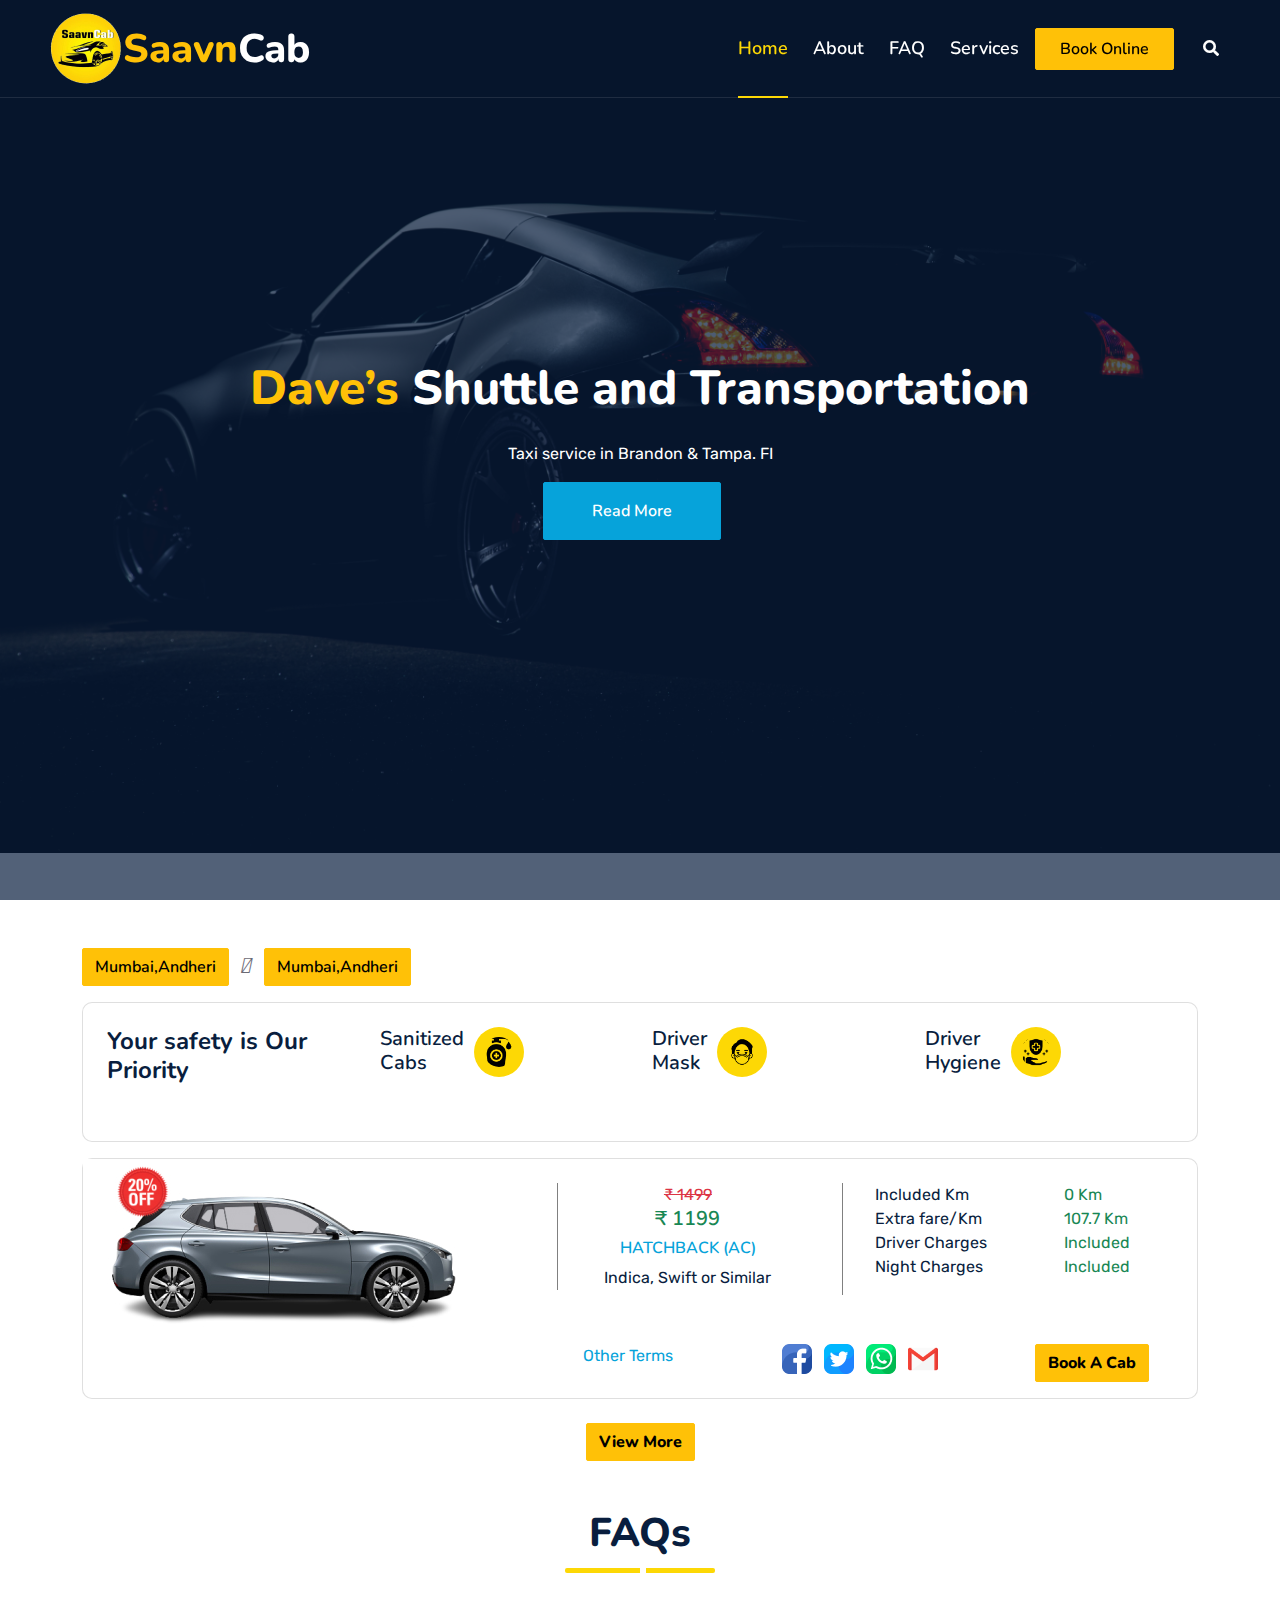
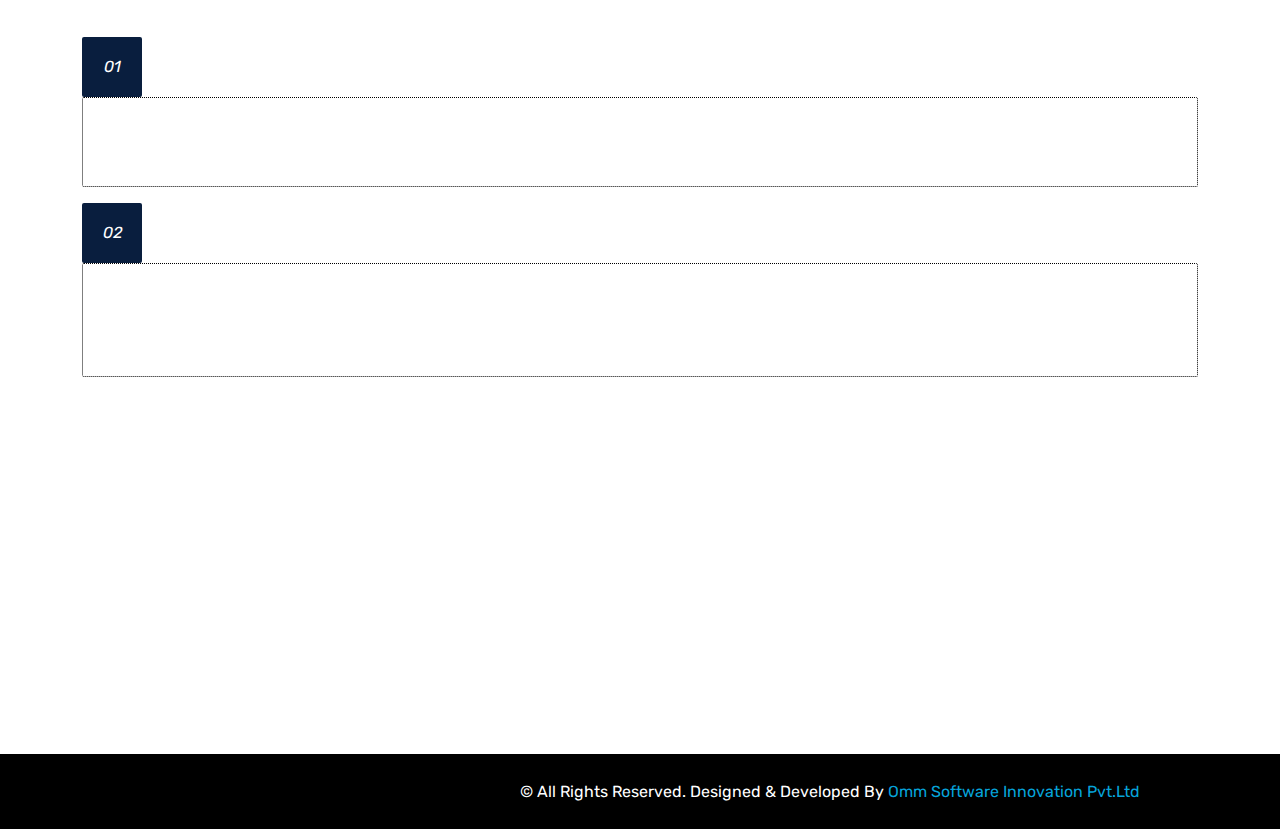
<file: book-cab.html>
<!DOCTYPE html>
<html lang="en">
  <head>
    <meta charset="utf-8" />
    <title>Saavn Cab</title>
    <meta content="width=device-width, initial-scale=1.0" name="viewport" />
    <meta content="Free HTML Templates" name="keywords" />
    <meta content="Free HTML Templates" name="description" />

    <!-- Favicon -->
    <link href="./img/Logo.png" rel="icon" />
    <!-- font awesome -->
    <link
      rel="stylesheet"
      href="https://cdnjs.cloudflare.com/ajax/libs/font-awesome/6.2.1/css/all.min.css"
      integrity="sha512-MV7K8+y+gLIBoVD59lQIYicR65iaqukzvf/nwasF0nqhPay5w/9lJmVM2hMDcnK1OnMGCdVK+iQrJ7lzPJQd1w=="
      crossorigin="anonymous"
      referrerpolicy="no-referrer"
    />
    <!-- Google Web Fonts -->
    <link rel="preconnect" href="https://fonts.googleapis.com" />
    <link rel="preconnect" href="https://fonts.gstatic.com" crossorigin />
    <link
      href="https://fonts.googleapis.com/css2?family=Nunito:wght@400;600;700;800&family=Rubik:wght@400;500;600;700&display=swap"
      rel="stylesheet"
    />

    <!-- Icon Font Stylesheet -->
    <link
      href="https://cdnjs.cloudflare.com/ajax/libs/font-awesome/5.10.0/css/all.min.css"
      rel="stylesheet"
    />
    <link
      href="https://cdn.jsdelivr.net/npm/bootstrap-icons@1.4.1/font/bootstrap-icons.css"
      rel="stylesheet"
    />

    <!-- Libraries Stylesheet -->
    <link href="lib/owlcarousel/assets/owl.carousel.min.css" rel="stylesheet" />
    <link href="lib/animate/animate.min.css" rel="stylesheet" />

    <!-- Customized Bootstrap Stylesheet -->
    <link href="css/bootstrap.min.css" rel="stylesheet" />

    <!-- Template Stylesheet -->
    <link href="css/style.css" rel="stylesheet" />
    <link rel="stylesheet" href="./css/responsive.css" />
  </head>

  <body>
    <!-- Spinner Start -->
    <div
      id="spinner"
      class="show bg-white position-fixed translate-middle w-100 vh-100 top-50 start-50 d-flex align-items-center justify-content-center"
    >
      <div class="spinner">
        <img src="./img/Logo.png" alt="" srcset="" />
      </div>
    </div>
    <!-- Spinner End -->

    <!-- Navbar & Carousel Start -->
    <div class="container-fluid position-relative p-0">
      <nav class="navbar navbar-expand-lg navbar-dark px-5 py-3 py-lg-0">
        <a href="l" class="navbar-brand p-0">
          <div class="d-flex justify-content-center align-items-center">
            <img src="./img/Logo.png" alt="" srcset="" />
            <h1 class="m-0 text-warning">
              Saavn<span class="text-white">Cab</span>
            </h1>
          </div>
        </a>
        <button
          class="navbar-toggler"
          type="button"
          data-bs-toggle="collapse"
          data-bs-target="#navbarCollapse"
        >
          <span class="fa fa-bars"></span>
        </button>
        <div class="collapse navbar-collapse" id="navbarCollapse">
          <div class="navbar-nav ms-auto py-0">
            <a href="index.html" class="nav-item nav-link active">Home</a>
            <a href="" class="nav-item nav-link">About</a>
            <a href="" class="nav-item nav-link">FAQ</a>
            <a href="" class="nav-item nav-link">Services</a>
          </div>

          <a href="" class="btn btn-warning py-2 px-4 ms-3">Book Online</a>
          <butaton
            type="button"
            class="btn text-white ms-3"
            data-bs-toggle="modal"
            data-bs-target="#searchModal"
            ><i class="fa fa-search"></i
          ></butaton>
        </div>
      </nav>

      <div
        id="header-carousel"
        class="carousel slide carousel-fade"
        data-bs-ride="carousel"
      >
        <div class="carousel-inner">
          <div class="carousel-item active">
            <img class="w-100" src="img/bg-1.jpg" alt="Image" />
            <div
              class="carousel-caption d-flex flex-column align-items-center justify-content-center"
            >
              <div class="p-3" style="max-width: 900px">
                <h2 class="display-5 text-white mb-md-4 animated zoomIn">
                  <span class="text-warning">Dave’s </span>Shuttle and
                  Transportation
                </h2>
                <p>Taxi service in Brandon & Tampa. FI</p>
                <a
                  href=""
                  class="btn btn-primary py-md-3 px-md-5 me-3 animated slideInLeft"
                  >Read More</a
                >
              </div>
            </div>
          </div>
        </div>
      </div>
    </div>
    <!-- Navbar & Carousel End -->

    <!-- Full Screen Search Start -->
    <div class="modal fade" id="searchModal" tabindex="-1">
      <div class="modal-dialog modal-fullscreen">
        <div class="modal-content" style="background: rgba(9, 30, 62, 0.7)">
          <div class="modal-header border-0">
            <button
              type="button"
              class="btn bg-white btn-close"
              data-bs-dismiss="modal"
              aria-label="Close"
            ></button>
          </div>
          <div
            class="modal-body d-flex align-items-center justify-content-center"
          >
            <div class="input-group" style="max-width: 600px">
              <input
                type="text"
                class="form-control bg-transparent border-primary p-3"
                placeholder="Type search keyword"
              />
              <button class="btn btn-primary px-4">
                <i class="bi bi-search"></i>
              </button>
            </div>
          </div>
        </div>
      </div>
    </div>
    <!-- Full Screen Search End -->

    <!-- car cards start -->
    <div class="container">
      <div class="top-locations-toggle mt-5">
        <button type="button" class="btn btn-warning">Mumbai,Andheri</button>
        &nbsp; <i class="fa-solid fa-arrow-right"></i> &nbsp;
        <button type="button" class="btn btn-warning">Mumbai,Andheri</button>
      </div>
      <div class="location-cards mt-3">
        <div class="card p-4 location-cards">
          <div class="row">
            <div class="col-md-3 col-12 pb-4">
              <h4>Your safety is Our Priority</h4>
            </div>
            <div class="col-md-3 col-6 pb-4">
              <div class="book-first-card">
                <h5>
                  Sanitized <br />
                  Cabs
                </h5>
                <img src="./img/hand-sanitizer 1.png" alt="" srcset="" />
              </div>
            </div>
            <div class="col-md-3 col-6 pb-4">
              <div class="book-first-card">
                <h5>
                  Driver <br />
                  Mask
                </h5>
                <img src="./img/mask 1.png" alt="" srcset="" />
              </div>
            </div>
            <div class="col-md-3 col-6">
              <div class="book-first-card">
                <h5>
                  Driver <br />
                  Hygiene
                </h5>
                <img src="./img/safe 1.png" alt="" srcset="" />
              </div>
            </div>
          </div>
        </div>

        <div class="card mt-3 location-cards">
          <div class="row">
            <div class="col-md-5 col-12">
              <img
                src="./img/book-car/1.jpg"
                alt=""
                srcset=""
                class="img-fluid"
              />
            </div>

            <div class="col-md-3 col- 12 text-center pt-4">
              <div class="car-book-info">
                <del class="text-danger">₹ 1499</del>
                <h5 class="text-success">₹ 1199</h5>
                <h6 class="text-primary">HATCHBACK (AC)</h6>
                <p class="text-dark">Indica, Swift or Similar</p>
              </div>
            </div>
            <div class="col-md-4 pt-4">
              <div class="car-book-info">
                <div class="row">
                  <div class="col-md-6 col-6">
                    <ul type="none">
                      <li class="text-dark">Included Km</li>
                      <li class="text-dark">Extra fare/Km</li>
                      <li class="text-dark">Driver Charges</li>
                      <li class="text-dark">Night Charges</li>
                    </ul>
                  </div>
                  <div class="col-md-6 col-6">
                    <ul type="none">
                      <li class="text-success">0 Km</li>
                      <li class="text-success">107.7 Km</li>
                      <li class="text-success">Included</li>
                      <li class="text-success">Included</li>
                    </ul>
                  </div>
                </div>
              </div>
            </div>
            <div class="row">
              <div class="col-md-2 offset-lg-5 offset-0 text-center mb-4">
                <a href="">Other Terms</a>
              </div>
              <div class="col-md-3 text-center mb-4">
                <a href="" class="mx-1">
                  <img src="./img/facebook 2.png" alt="" srcset="" />
                </a>
                <a href="" class="mx-1">
                  <img src="./img/twitter 3.png" alt="" srcset="" />
                </a>
                <a href="" class="mx-1">
                  <img src="./img/whatsapp 1.png" alt="" srcset="" />
                </a>
                <a href="" class="mx-1">
                  <img src="./img/gmail 1.png" alt="" srcset="" />
                </a>
              </div>
              <div class="col-md-2 mb-3 col-12 text-center">
                <!-- Button trigger modal -->
                <button
                  type="button"
                  class="btn btn-warning fw-bold"
                  data-bs-toggle="modal"
                  data-bs-target="#exampleModal"
                >
                  Book A Cab
                </button>

                <!-- Modal -->
                <div
                  class="modal fade"
                  id="exampleModal"
                  tabindex="-1"
                  aria-labelledby="exampleModalLabel"
                  aria-hidden="true"
                >
                  <div class="modal-dialog modal-dialog-centered">
                    <div class="modal-content">
                      <div class="modal-header">
                        <h5 class="modal-title" id="exampleModalLabel">
                          Please confirm trip date and time.
                        </h5>
                        <button
                          type="button"
                          class="btn-close"
                          data-bs-dismiss="modal"
                          aria-label="Close"
                        ></button>
                      </div>
                      <div class="modal-body">
                        <h2>
                          <script>
                            document.write(new Date().toLocaleString());
                          </script>
                        </h2>
                      </div>
                      <hr />
                      <div class="text-center p-2">
                        <a href="modify.html">
                          <button type="button" class="btn btn-warning m-2">
                            Modify
                          </button></a
                        >
                        <a href="book-now.html">
                          <button type="button" class="btn btn-warning m-2">
                            Book
                          </button></a
                        >
                      </div>
                    </div>
                  </div>
                </div>
              </div>
            </div>
          </div>
        </div>

        <div class="row">
          <div class="col-md-12 text-center mt-4">
            <a href="">
              <button type="button" class="btn btn-warning fw-bold">
                View More
              </button>
            </a>
          </div>
        </div>
        <div class="row">
          <div
            class="section-title text-center position-relative pb-3 mb-5 mx-auto mt-5"
            style="max-width: 600px"
          >
            <h1 class="mb-0">FAQs</h1>
          </div>

          <div class="col-md-12 mt-3">
            <div
              class="bg-dark rounded d-flex align-items-center justify-content-center"
              style="width: 60px; height: 60px"
            >
              <i class="text-white">01</i>
            </div>
            <div class="card p-4 faqs-cards">
              <div class="col-12 wow zoomIn" data-wow-delay="0.2s">
                <p>
                  A team with years of development, design and marketing
                  experience who understand the complexity and needs of your
                  business.
                </p>
              </div>
            </div>
          </div>
          <div class="col-md-12 mt-3">
            <div
              class="bg-dark rounded d-flex align-items-center justify-content-center"
              style="width: 60px; height: 60px"
            >
              <i class="text-white">02</i>
            </div>
            <div class="card p-4 faqs-cards">
              <div class="col-12 wow zoomIn" data-wow-delay="0.2s">
                <p>
                  Our focus is on working closely with customers like you to
                  fully comprehend your needs and build a solution tailormade
                  for you. Moreover, we have integrated modern technologies to
                  ensure you get best results for your business.
                </p>
              </div>
            </div>
          </div>
        </div>
      </div>
    </div>
    <!-- car cards end -->

    <!-- Footer Start -->
    <div
      class="container-fluid bg-warning text-light mt-5 wow"
      data-wow-delay="0.1s"
    >
      <div class="container">
        <div class="row gx-5">
          <div class="col-lg-4 col-md-6 footer-about">
            <div
              class="d-flex flex-column align-items-center justify-content-center text-center h-100 bg-primary p-4"
            >
              <a href="index.html" class="navbar-brand">
                <div class="d-flex justify-content-center align-items-center">
                  <img src="./img/Logo.png" alt="" srcset="" />
                  <h1 class="m-0 text-warning">
                    Saavn<span class="text-white">Cab</span>
                  </h1>
                </div>
              </a>
              <p class="mt-3 mb-4">
                Lorem diam sit erat dolor elitr et, diam lorem justo amet clita
                stet eos sit. Elitr dolor duo lorem, elitr clita ipsum sea. Diam
                amet erat lorem stet eos. Diam amet et kasd eos duo.
              </p>
              <form action="">
                <div class="input-group">
                  <input
                    type="text"
                    class="form-control border-white p-3"
                    placeholder="Your Email"
                  />
                  <button class="btn btn-dark">
                    <i class="fa-solid fa-share"></i>
                  </button>
                </div>
              </form>
            </div>
          </div>
          <div class="col-lg-8 col-md-6">
            <div class="row gx-5">
              <div class="col-lg-4 col-md-12 pt-5 mb-5 text-dark">
                <div class="section-title-sm position-relative pb-2 mb-2">
                  <h3 class="text-black mb-0">Get In Touch</h3>
                </div>
                <div class="d-flex mb-2">
                  <i class="bi bi-geo-alt text-primary me-2"></i>
                  <p class="mb-0">Brooklyn, New York, United States</p>
                </div>
                <div class="d-flex mb-2">
                  <i class="bi bi-envelope-open text-primary me-2"></i>
                  <p class="mb-0">example@example.com</p>
                </div>
                <div class="d-flex mb-2">
                  <i class="bi bi-telephone text-primary me-2"></i>
                  <p class="mb-0">+0123-456789</p>
                </div>
                <div class="d-flex mt-4">
                  <a class="btn btn-dark btn-square me-2" href="#"
                    ><i class="fab fa-twitter fw-normal"></i
                  ></a>
                  <a class="btn btn-dark btn-square me-2" href="#"
                    ><i class="fab fa-facebook-f fw-normal"></i
                  ></a>
                  <a class="btn btn-dark btn-square me-2" href="#"
                    ><i class="fab fa-linkedin-in fw-normal"></i
                  ></a>
                  <a class="btn btn-dark btn-square" href="#"
                    ><i class="fab fa-instagram fw-normal"></i
                  ></a>
                </div>
              </div>
              <div class="col-lg-4 col-md-12 pt-0 pt-lg-5 mb-5 text-dark">
                <div class="section-title-sm position-relative pb-2 mb-2">
                  <h3 class="text-dark mb-0">Company</h3>
                </div>
                <div
                  class="link-animated d-flex flex-column justify-content-start text-dark"
                >
                  <a class="text-dark mb-2" href="#"
                    ><i class="bi bi-arrow-right text-primary me-2"></i>Home</a
                  >
                  <a class="text-dark mb-2" href="#"
                    ><i class="bi bi-arrow-right text-primary me-2"></i>About
                    Us</a
                  >

                  <a class="text-dark mb-2" href="#"
                    ><i class="bi bi-arrow-right text-primary me-2"></i>Latest
                    Blog</a
                  >
                  <a class="text-dark mb-2" href="#"
                    ><i class="bi bi-arrow-right text-primary me-2"></i>All
                    Properties
                  </a>
                  <a class="text-dark mb-2" href="#"
                    ><i class="bi bi-arrow-right text-primary me-2"></i
                    >Locations Maps
                  </a>
                  <a class="text-dark" href="#"
                    ><i class="bi bi-arrow-right text-primary me-2"></i>Contact
                    Us</a
                  >
                </div>
              </div>
              <div class="col-lg-4 col-md-12 pt-0 pt-lg-5 mb-5">
                <div class="section-title-sm position-relative pb-2 mb-2">
                  <h3 class="text-dark mb-0">Legal</h3>
                </div>
                <div
                  class="link-animated d-flex flex-column justify-content-start"
                >
                  <a class="text-dark mb-2" href="#"
                    ><i class="bi bi-arrow-right text-primary me-2"></i>Privacy
                    & Policy</a
                  >
                  <a class="text-dark mb-2" href="#"
                    ><i class="bi bi-arrow-right text-primary me-2"></i>Terms &
                    Condition
                  </a>
                  <a class="text-dark mb-2" href="#"
                    ><i class="bi bi-arrow-right text-primary me-2"></i>Risk
                    Disclosure</a
                  >
                  <a class="text-dark mb-2" href="#"
                    ><i class="bi bi-arrow-right text-primary me-2"></i>FAQ
                  </a>
                </div>
              </div>
            </div>
          </div>
        </div>
      </div>
    </div>
    <div class="container-fluid text-white" style="background: #000">
      <div class="container text-center">
        <div class="row justify-content-end">
          <div class="col-lg-8 col-md-6">
            <div
              class="d-flex align-items-center justify-content-center"
              style="height: 75px"
            >
              <p class="mb-0">
                &copy; All Rights Reserved. Designed & Developed By
                <a href="">Omm Software Innovation Pvt.Ltd</a>
              </p>
            </div>
          </div>
        </div>
      </div>
    </div>
    <!-- Footer End -->

    <!-- Back to Top -->
    <a href="#" class="btn btn-lg btn-warning btn-lg-square rounded back-to-top"
      ><i class="bi bi-arrow-up"></i
    ></a>

    <!-- JavaScript Libraries -->
    <script src="https://code.jquery.com/jquery-3.4.1.min.js"></script>
    <script src="https://cdn.jsdelivr.net/npm/bootstrap@5.0.0/dist/js/bootstrap.bundle.min.js"></script>
    <script src="lib/wow/wow.min.js"></script>
    <script src="lib/easing/easing.min.js"></script>
    <script src="lib/waypoints/waypoints.min.js"></script>
    <script src="lib/counterup/counterup.min.js"></script>
    <script src="lib/owlcarousel/owl.carousel.min.js"></script>

    <!-- Template Javascript -->
    <script src="js/main.js"></script>
  </body>
</html>
</file>
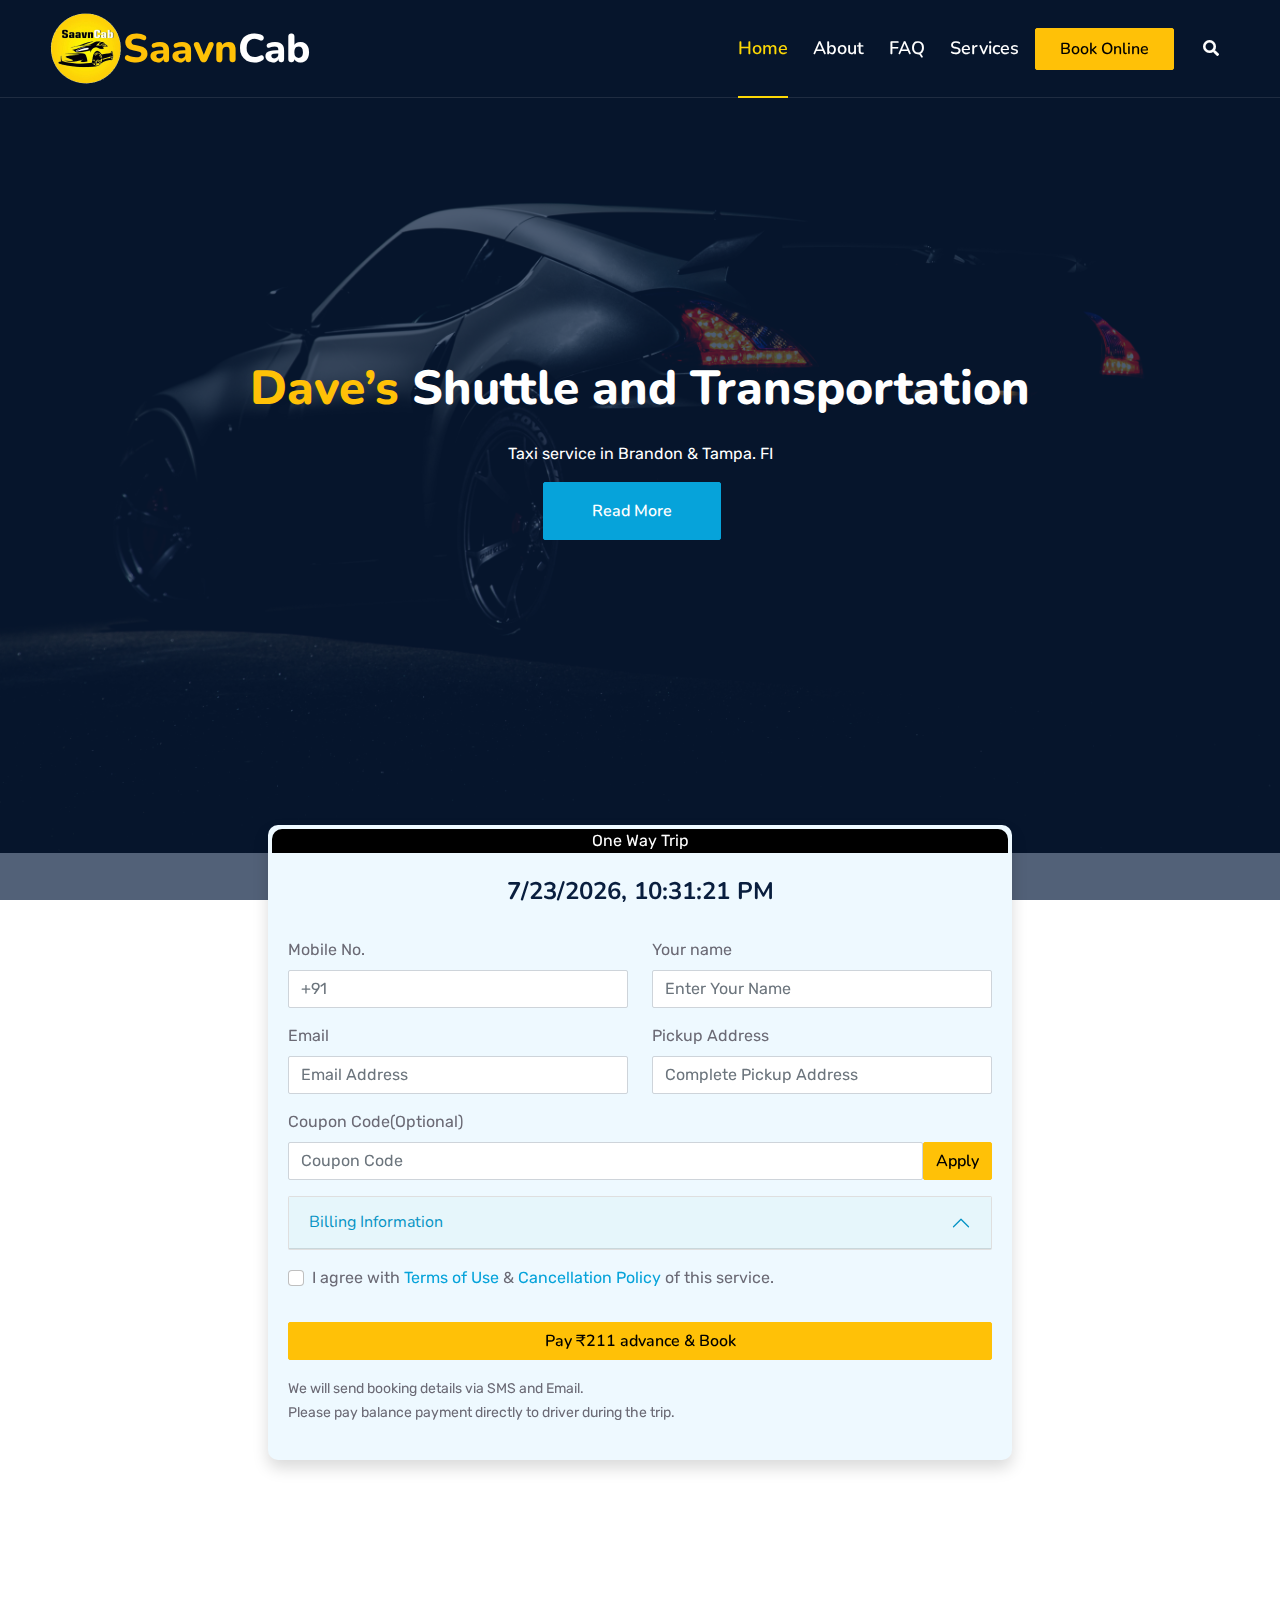
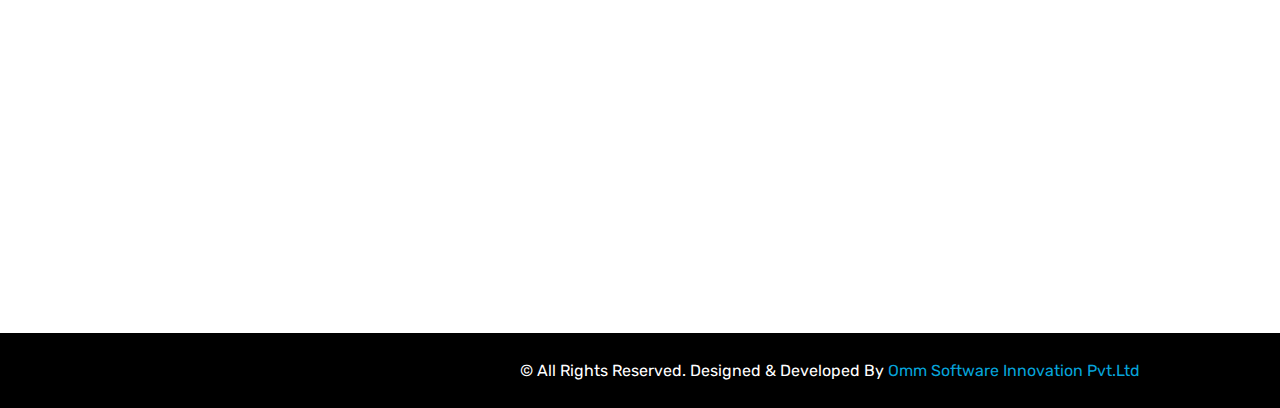
<file: book-now.html>
<!DOCTYPE html>
<html lang="en">
  <head>
    <meta charset="utf-8" />
    <title>Saavn Cab</title>
    <meta content="width=device-width, initial-scale=1.0" name="viewport" />
    <meta content="Free HTML Templates" name="keywords" />
    <meta content="Free HTML Templates" name="description" />

    <!-- Favicon -->
    <link href="./img/Logo.png" rel="icon" />
    <!-- font awesome -->
    <link
      rel="stylesheet"
      href="https://cdnjs.cloudflare.com/ajax/libs/font-awesome/6.2.1/css/all.min.css"
      integrity="sha512-MV7K8+y+gLIBoVD59lQIYicR65iaqukzvf/nwasF0nqhPay5w/9lJmVM2hMDcnK1OnMGCdVK+iQrJ7lzPJQd1w=="
      crossorigin="anonymous"
      referrerpolicy="no-referrer"
    />
    <!-- Google Web Fonts -->
    <link rel="preconnect" href="https://fonts.googleapis.com" />
    <link rel="preconnect" href="https://fonts.gstatic.com" crossorigin />
    <link
      href="https://fonts.googleapis.com/css2?family=Nunito:wght@400;600;700;800&family=Rubik:wght@400;500;600;700&display=swap"
      rel="stylesheet"
    />

    <!-- Icon Font Stylesheet -->
    <link
      href="https://cdnjs.cloudflare.com/ajax/libs/font-awesome/5.10.0/css/all.min.css"
      rel="stylesheet"
    />
    <link
      href="https://cdn.jsdelivr.net/npm/bootstrap-icons@1.4.1/font/bootstrap-icons.css"
      rel="stylesheet"
    />

    <!-- Libraries Stylesheet -->
    <link href="lib/owlcarousel/assets/owl.carousel.min.css" rel="stylesheet" />
    <link href="lib/animate/animate.min.css" rel="stylesheet" />

    <!-- Customized Bootstrap Stylesheet -->
    <link href="css/bootstrap.min.css" rel="stylesheet" />

    <!-- Template Stylesheet -->
    <link href="css/style.css" rel="stylesheet" />
    <link rel="stylesheet" href="./css/responsive.css" />
  </head>

  <body>
    <!-- Spinner Start -->
    <div
      id="spinner"
      class="show bg-white position-fixed translate-middle w-100 vh-100 top-50 start-50 d-flex align-items-center justify-content-center"
    >
      <div class="spinner">
        <img src="./img/Logo.png" alt="" srcset="" />
      </div>
    </div>
    <!-- Spinner End -->

    <!-- Navbar & Carousel Start -->
    <div class="container-fluid position-relative p-0">
      <nav class="navbar navbar-expand-lg navbar-dark px-5 py-3 py-lg-0">
        <a href="l" class="navbar-brand p-0">
          <div class="d-flex justify-content-center align-items-center">
            <img src="./img/Logo.png" alt="" srcset="" />
            <h1 class="m-0 text-warning">
              Saavn<span class="text-white">Cab</span>
            </h1>
          </div>
        </a>
        <button
          class="navbar-toggler"
          type="button"
          data-bs-toggle="collapse"
          data-bs-target="#navbarCollapse"
        >
          <span class="fa fa-bars"></span>
        </button>
        <div class="collapse navbar-collapse" id="navbarCollapse">
          <div class="navbar-nav ms-auto py-0">
            <a href="index.html" class="nav-item nav-link active">Home</a>
            <a href="" class="nav-item nav-link">About</a>
            <a href="" class="nav-item nav-link">FAQ</a>
            <a href="" class="nav-item nav-link">Services</a>
          </div>

          <a href="" class="btn btn-warning py-2 px-4 ms-3">Book Online</a>
          <butaton
            type="button"
            class="btn text-white ms-3"
            data-bs-toggle="modal"
            data-bs-target="#searchModal"
            ><i class="fa fa-search"></i
          ></butaton>
        </div>
      </nav>

      <div
        id="header-carousel"
        class="carousel slide carousel-fade"
        data-bs-ride="carousel"
      >
        <div class="carousel-inner">
          <div class="carousel-item active">
            <img class="w-100" src="img/bg-1.jpg" alt="Image" />
            <div
              class="carousel-caption d-flex flex-column align-items-center justify-content-center"
            >
              <div class="p-3" style="max-width: 900px">
                <h2 class="display-5 text-white mb-md-4 animated zoomIn">
                  <span class="text-warning">Dave’s </span>Shuttle and
                  Transportation
                </h2>
                <p>Taxi service in Brandon & Tampa. FI</p>
                <a
                  href=""
                  class="btn btn-primary py-md-3 px-md-5 me-3 animated slideInLeft"
                  >Read More</a
                >
              </div>
            </div>
          </div>
        </div>
      </div>
    </div>
    <!-- Navbar & Carousel End -->

    <!-- Full Screen Search Start -->
    <div class="modal fade" id="searchModal" tabindex="-1">
      <div class="modal-dialog modal-fullscreen">
        <div class="modal-content" style="background: rgba(9, 30, 62, 0.7)">
          <div class="modal-header border-0">
            <button
              type="button"
              class="btn bg-white btn-close"
              data-bs-dismiss="modal"
              aria-label="Close"
            ></button>
          </div>
          <div
            class="modal-body d-flex align-items-center justify-content-center"
          >
            <div class="input-group" style="max-width: 600px">
              <input
                type="text"
                class="form-control bg-transparent border-primary p-3"
                placeholder="Type search keyword"
              />
              <button class="btn btn-primary px-4">
                <i class="bi bi-search"></i>
              </button>
            </div>
          </div>
        </div>
      </div>
    </div>
    <!-- Full Screen Search End -->

    <!-- Facts Start -->
    <div class="container-fluid facts py-5 pt-lg-0">
      <div class="container py-5 pt-lg-0">
        <div class="row gx-0">
          <div class="col-lg-8 offset-lg-2 zoomIn" data-wow-delay="0.3s">
            <div
              class="bg-light shadow p-1"
              style="height: auto; border-radius: 10px"
            >
              <div
                class="text-white text-center"
                style="
                  background-color: #000;
                  border-top-left-radius: 10px;
                  border-top-right-radius: 10px;
                "
              >
                <p>One Way Trip</p>
              </div>
              <div class="text-center py-2">
                <h4>
                  <script>
                    document.write(new Date().toLocaleString());
                  </script>
                </h4>
              </div>

              <form>
                <div class="row p-3">
                  <div class="col-md-6 mb-3">
                    <label for="" class="form-label">Mobile No.</label>
                    <input
                      type="number"
                      class="form-control"
                      id=""
                      aria-describedby=""
                      placeholder="+91"
                    />
                  </div>
                  <div class="col-md-6 mb-3">
                    <label for="" class="form-label">Your name</label>
                    <input
                      type="text"
                      class="form-control"
                      id=""
                      aria-describedby=""
                      placeholder="Enter Your Name"
                    />
                  </div>
                  <div class="col-md-6 mb-3">
                    <label for="" class="form-label">Email</label>
                    <input
                      type="email"
                      class="form-control"
                      id=""
                      aria-describedby=""
                      placeholder="Email Address"
                    />
                  </div>
                  <div class="col-md-6 mb-3">
                    <label for="" class="form-label">Pickup Address</label>
                    <input
                      type="email"
                      class="form-control"
                      id=""
                      aria-describedby=""
                      placeholder="Complete Pickup Address"
                    />
                  </div>
                  <div class="col-md-12 mb-3">
                    <label for="" class="form-label"
                      >Coupon Code(Optional)
                    </label>
                    <div class="d-flex">
                      <input
                        type="email"
                        class="form-control"
                        id=""
                        aria-describedby=""
                        placeholder="Coupon Code"
                      />
                      <a href="">
                        <button type="button" class="btn btn-warning">
                          Apply
                        </button>
                      </a>
                    </div>
                  </div>

                  <div class="col-md-12 mb-3">
                    <div class="accordion" id="accordionExample">
                      <div class="accordion-item">
                        <h2 class="accordion-header" id="headingOne">
                          <button
                            class="accordion-button"
                            type="button"
                            data-bs-toggle="collapse"
                            data-bs-target="#collapseOne"
                            aria-expanded="true"
                            aria-controls="collapseOne"
                          >
                            Billing Information
                          </button>
                        </h2>
                        <div
                          id="collapseOne"
                          class="accordion-collapse collapse"
                          aria-labelledby="headingOne"
                          data-bs-parent="#accordionExample"
                        >
                          <div class="accordion-body">
                            It is shown by default, until the collapse plugin
                            adds the appropriate classes that we use to style
                            each element. These classes control the overall
                            appearance, as well as the showing and hiding via
                            CSS transitions. You can modify any of this with
                            custom CSS or overriding our default variables. It's
                            also worth noting that just about any HTML can go
                            within the <code>.accordion-body</code>, though the
                            transition does limit overflow.
                          </div>
                        </div>
                      </div>
                    </div>
                  </div>
                  <div class="col-md-12 mb-3">
                    <div class="mb-3 form-check">
                      <input
                        type="checkbox"
                        class="form-check-input"
                        id="exampleCheck1"
                      />
                      <label class="form-check-label" for="exampleCheck1"
                        >I agree with <a href="">Terms of Use</a> &
                        <a href="">Cancellation Policy</a> of this
                        service.</label
                      >
                    </div>
                  </div>
                  <div class="col-md-12 mb-3">
                    <a href="payment.html">
                      <button class="btn btn-warning w-100" type="button">
                        Pay ₹211 advance & Book
                      </button></a
                    >
                  </div>
                  <div class="col-md-12 mb-3">
                    <small
                      >We will send booking details via SMS and Email.</small
                    ><br />
                    <small>
                      Please pay balance payment directly to driver during the
                      trip.
                    </small>
                  </div>
                </div>
              </form>
            </div>
          </div>
        </div>
      </div>
    </div>
    <!-- Facts Start -->

    <!-- Footer Start -->
    <div
      class="container-fluid bg-warning text-light mt-5 wow"
      data-wow-delay="0.1s"
    >
      <div class="container">
        <div class="row gx-5">
          <div class="col-lg-4 col-md-6 footer-about">
            <div
              class="d-flex flex-column align-items-center justify-content-center text-center h-100 bg-primary p-4"
            >
              <a href="index.html" class="navbar-brand">
                <div class="d-flex justify-content-center align-items-center">
                  <img src="./img/Logo.png" alt="" srcset="" />
                  <h1 class="m-0 text-warning">
                    Saavn<span class="text-white">Cab</span>
                  </h1>
                </div>
              </a>
              <p class="mt-3 mb-4">
                Lorem diam sit erat dolor elitr et, diam lorem justo amet clita
                stet eos sit. Elitr dolor duo lorem, elitr clita ipsum sea. Diam
                amet erat lorem stet eos. Diam amet et kasd eos duo.
              </p>
              <form action="">
                <div class="input-group">
                  <input
                    type="text"
                    class="form-control border-white p-3"
                    placeholder="Your Email"
                  />
                  <button class="btn btn-dark">
                    <i class="fa-solid fa-share"></i>
                  </button>
                </div>
              </form>
            </div>
          </div>
          <div class="col-lg-8 col-md-6">
            <div class="row gx-5">
              <div class="col-lg-4 col-md-12 pt-5 mb-5 text-dark">
                <div class="section-title-sm position-relative pb-2 mb-2">
                  <h3 class="text-black mb-0">Get In Touch</h3>
                </div>
                <div class="d-flex mb-2">
                  <i class="bi bi-geo-alt text-primary me-2"></i>
                  <p class="mb-0">Brooklyn, New York, United States</p>
                </div>
                <div class="d-flex mb-2">
                  <i class="bi bi-envelope-open text-primary me-2"></i>
                  <p class="mb-0">example@example.com</p>
                </div>
                <div class="d-flex mb-2">
                  <i class="bi bi-telephone text-primary me-2"></i>
                  <p class="mb-0">+0123-456789</p>
                </div>
                <div class="d-flex mt-4">
                  <a class="btn btn-dark btn-square me-2" href="#"
                    ><i class="fab fa-twitter fw-normal"></i
                  ></a>
                  <a class="btn btn-dark btn-square me-2" href="#"
                    ><i class="fab fa-facebook-f fw-normal"></i
                  ></a>
                  <a class="btn btn-dark btn-square me-2" href="#"
                    ><i class="fab fa-linkedin-in fw-normal"></i
                  ></a>
                  <a class="btn btn-dark btn-square" href="#"
                    ><i class="fab fa-instagram fw-normal"></i
                  ></a>
                </div>
              </div>
              <div class="col-lg-4 col-md-12 pt-0 pt-lg-5 mb-5 text-dark">
                <div class="section-title-sm position-relative pb-2 mb-2">
                  <h3 class="text-dark mb-0">Company</h3>
                </div>
                <div
                  class="link-animated d-flex flex-column justify-content-start text-dark"
                >
                  <a class="text-dark mb-2" href="#"
                    ><i class="bi bi-arrow-right text-primary me-2"></i>Home</a
                  >
                  <a class="text-dark mb-2" href="#"
                    ><i class="bi bi-arrow-right text-primary me-2"></i>About
                    Us</a
                  >

                  <a class="text-dark mb-2" href="#"
                    ><i class="bi bi-arrow-right text-primary me-2"></i>Latest
                    Blog</a
                  >
                  <a class="text-dark mb-2" href="#"
                    ><i class="bi bi-arrow-right text-primary me-2"></i>All
                    Properties
                  </a>
                  <a class="text-dark mb-2" href="#"
                    ><i class="bi bi-arrow-right text-primary me-2"></i
                    >Locations Maps
                  </a>
                  <a class="text-dark" href="#"
                    ><i class="bi bi-arrow-right text-primary me-2"></i>Contact
                    Us</a
                  >
                </div>
              </div>
              <div class="col-lg-4 col-md-12 pt-0 pt-lg-5 mb-5">
                <div class="section-title-sm position-relative pb-2 mb-2">
                  <h3 class="text-dark mb-0">Legal</h3>
                </div>
                <div
                  class="link-animated d-flex flex-column justify-content-start"
                >
                  <a class="text-dark mb-2" href="#"
                    ><i class="bi bi-arrow-right text-primary me-2"></i>Privacy
                    & Policy</a
                  >
                  <a class="text-dark mb-2" href="#"
                    ><i class="bi bi-arrow-right text-primary me-2"></i>Terms &
                    Condition
                  </a>
                  <a class="text-dark mb-2" href="#"
                    ><i class="bi bi-arrow-right text-primary me-2"></i>Risk
                    Disclosure</a
                  >
                  <a class="text-dark mb-2" href="#"
                    ><i class="bi bi-arrow-right text-primary me-2"></i>FAQ
                  </a>
                </div>
              </div>
            </div>
          </div>
        </div>
      </div>
    </div>
    <div class="container-fluid text-white" style="background: #000">
      <div class="container text-center">
        <div class="row justify-content-end">
          <div class="col-lg-8 col-md-6">
            <div
              class="d-flex align-items-center justify-content-center"
              style="height: 75px"
            >
              <p class="mb-0">
                &copy; All Rights Reserved. Designed & Developed By
                <a href="">Omm Software Innovation Pvt.Ltd</a>
              </p>
            </div>
          </div>
        </div>
      </div>
    </div>
    <!-- Footer End -->

    <!-- Back to Top -->
    <a href="#" class="btn btn-lg btn-warning btn-lg-square rounded back-to-top"
      ><i class="bi bi-arrow-up"></i
    ></a>

    <!-- JavaScript Libraries -->
    <script src="https://code.jquery.com/jquery-3.4.1.min.js"></script>
    <script src="https://cdn.jsdelivr.net/npm/bootstrap@5.0.0/dist/js/bootstrap.bundle.min.js"></script>
    <script src="lib/wow/wow.min.js"></script>
    <script src="lib/easing/easing.min.js"></script>
    <script src="lib/waypoints/waypoints.min.js"></script>
    <script src="lib/counterup/counterup.min.js"></script>
    <script src="lib/owlcarousel/owl.carousel.min.js"></script>

    <!-- Template Javascript -->
    <script src="js/main.js"></script>
  </body>
</html>
</file>
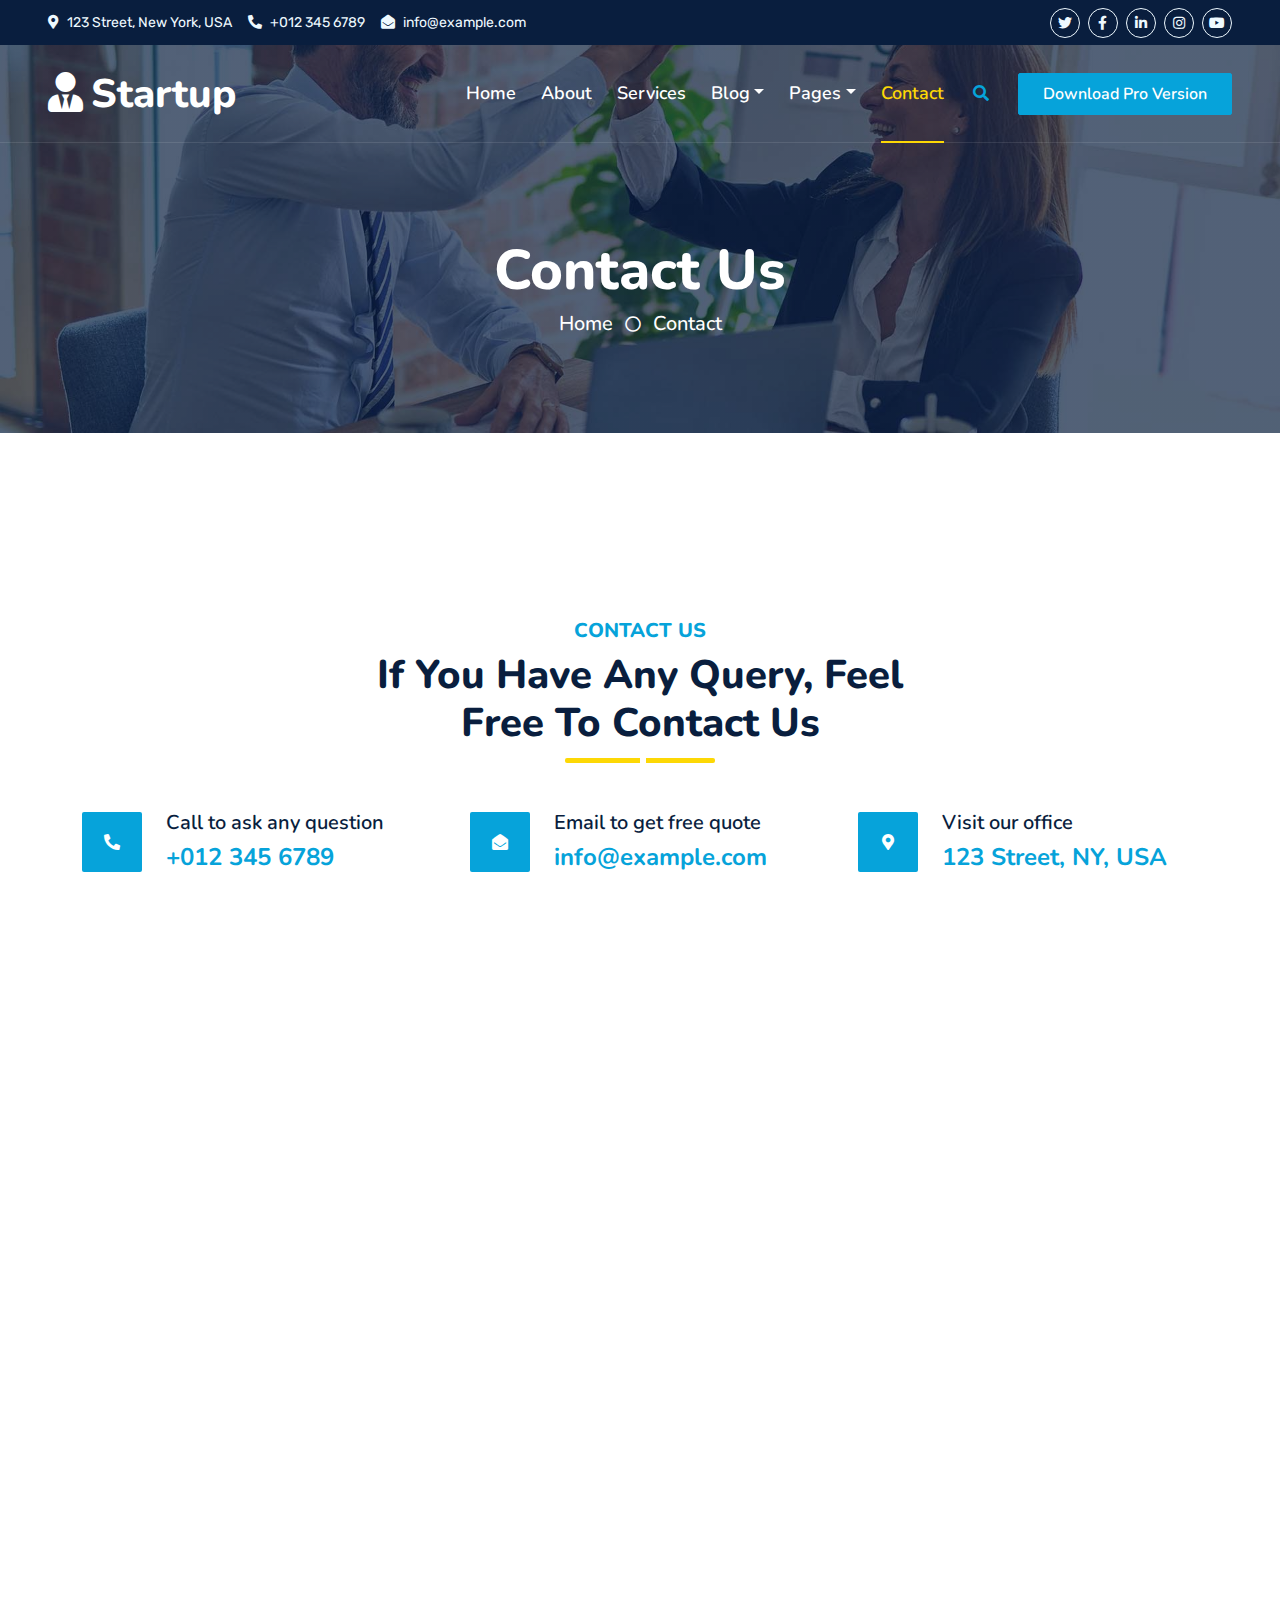
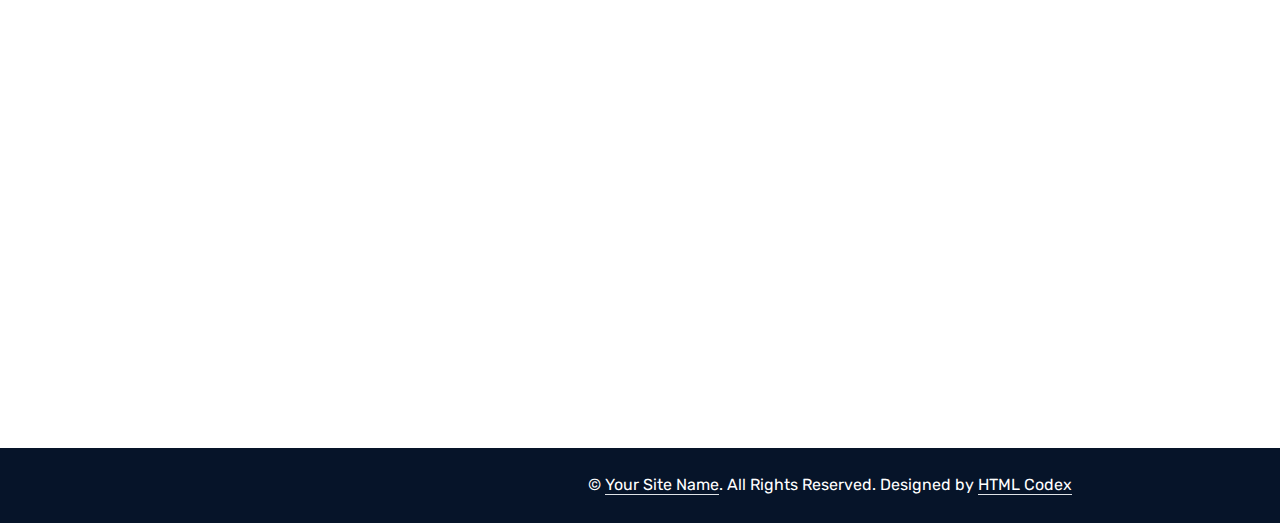
<file: contact.html>
<!DOCTYPE html>
<html lang="en">

<head>
    <meta charset="utf-8">
    <title>Startup - Startup Website Template</title>
    <meta content="width=device-width, initial-scale=1.0" name="viewport">
    <meta content="Free HTML Templates" name="keywords">
    <meta content="Free HTML Templates" name="description">

    <!-- Favicon -->
    <link href="img/favicon.ico" rel="icon">

    <!-- Google Web Fonts -->
    <link rel="preconnect" href="https://fonts.googleapis.com">
    <link rel="preconnect" href="https://fonts.gstatic.com" crossorigin>
    <link href="https://fonts.googleapis.com/css2?family=Nunito:wght@400;600;700;800&family=Rubik:wght@400;500;600;700&display=swap" rel="stylesheet">

    <!-- Icon Font Stylesheet -->
    <link href="https://cdnjs.cloudflare.com/ajax/libs/font-awesome/5.10.0/css/all.min.css" rel="stylesheet">
    <link href="https://cdn.jsdelivr.net/npm/bootstrap-icons@1.4.1/font/bootstrap-icons.css" rel="stylesheet">

    <!-- Libraries Stylesheet -->
    <link href="lib/owlcarousel/assets/owl.carousel.min.css" rel="stylesheet">
    <link href="lib/animate/animate.min.css" rel="stylesheet">

    <!-- Customized Bootstrap Stylesheet -->
    <link href="css/bootstrap.min.css" rel="stylesheet">

    <!-- Template Stylesheet -->
    <link href="css/style.css" rel="stylesheet">
</head>

<body>
    <!-- Spinner Start -->
    <div id="spinner" class="show bg-white position-fixed translate-middle w-100 vh-100 top-50 start-50 d-flex align-items-center justify-content-center">
        <div class="spinner"></div>
    </div>
    <!-- Spinner End -->


    <!-- Topbar Start -->
    <div class="container-fluid bg-dark px-5 d-none d-lg-block">
        <div class="row gx-0">
            <div class="col-lg-8 text-center text-lg-start mb-2 mb-lg-0">
                <div class="d-inline-flex align-items-center" style="height: 45px;">
                    <small class="me-3 text-light"><i class="fa fa-map-marker-alt me-2"></i>123 Street, New York, USA</small>
                    <small class="me-3 text-light"><i class="fa fa-phone-alt me-2"></i>+012 345 6789</small>
                    <small class="text-light"><i class="fa fa-envelope-open me-2"></i>info@example.com</small>
                </div>
            </div>
            <div class="col-lg-4 text-center text-lg-end">
                <div class="d-inline-flex align-items-center" style="height: 45px;">
                    <a class="btn btn-sm btn-outline-light btn-sm-square rounded-circle me-2" href=""><i class="fab fa-twitter fw-normal"></i></a>
                    <a class="btn btn-sm btn-outline-light btn-sm-square rounded-circle me-2" href=""><i class="fab fa-facebook-f fw-normal"></i></a>
                    <a class="btn btn-sm btn-outline-light btn-sm-square rounded-circle me-2" href=""><i class="fab fa-linkedin-in fw-normal"></i></a>
                    <a class="btn btn-sm btn-outline-light btn-sm-square rounded-circle me-2" href=""><i class="fab fa-instagram fw-normal"></i></a>
                    <a class="btn btn-sm btn-outline-light btn-sm-square rounded-circle" href=""><i class="fab fa-youtube fw-normal"></i></a>
                </div>
            </div>
        </div>
    </div>
    <!-- Topbar End -->


    <!-- Navbar Start -->
    <div class="container-fluid position-relative p-0">
        <nav class="navbar navbar-expand-lg navbar-dark px-5 py-3 py-lg-0">
            <a href="index.html" class="navbar-brand p-0">
                <h1 class="m-0"><i class="fa fa-user-tie me-2"></i>Startup</h1>
            </a>
            <button class="navbar-toggler" type="button" data-bs-toggle="collapse" data-bs-target="#navbarCollapse">
                <span class="fa fa-bars"></span>
            </button>
            <div class="collapse navbar-collapse" id="navbarCollapse">
                <div class="navbar-nav ms-auto py-0">
                    <a href="index.html" class="nav-item nav-link">Home</a>
                    <a href="about.html" class="nav-item nav-link">About</a>
                    <a href="service.html" class="nav-item nav-link">Services</a>
                    <div class="nav-item dropdown">
                        <a href="#" class="nav-link dropdown-toggle" data-bs-toggle="dropdown">Blog</a>
                        <div class="dropdown-menu m-0">
                            <a href="blog.html" class="dropdown-item">Blog Grid</a>
                            <a href="detail.html" class="dropdown-item">Blog Detail</a>
                        </div>
                    </div>
                    <div class="nav-item dropdown">
                        <a href="#" class="nav-link dropdown-toggle" data-bs-toggle="dropdown">Pages</a>
                        <div class="dropdown-menu m-0">
                            <a href="price.html" class="dropdown-item">Pricing Plan</a>
                            <a href="feature.html" class="dropdown-item">Our features</a>
                            <a href="team.html" class="dropdown-item">Team Members</a>
                            <a href="testimonial.html" class="dropdown-item">Testimonial</a>
                            <a href="quote.html" class="dropdown-item">Free Quote</a>
                        </div>
                    </div>
                    <a href="contact.html" class="nav-item nav-link active">Contact</a>
                </div>
                <butaton type="button" class="btn text-primary ms-3" data-bs-toggle="modal" data-bs-target="#searchModal"><i class="fa fa-search"></i></butaton>
                <a href="https://htmlcodex.com/startup-company-website-template" class="btn btn-primary py-2 px-4 ms-3">Download Pro Version</a>
            </div>
        </nav>

        <div class="container-fluid bg-primary py-5 bg-header" style="margin-bottom: 90px;">
            <div class="row py-5">
                <div class="col-12 pt-lg-5 mt-lg-5 text-center">
                    <h1 class="display-4 text-white animated zoomIn">Contact Us</h1>
                    <a href="" class="h5 text-white">Home</a>
                    <i class="far fa-circle text-white px-2"></i>
                    <a href="" class="h5 text-white">Contact</a>
                </div>
            </div>
        </div>
    </div>
    <!-- Navbar End -->


    <!-- Full Screen Search Start -->
    <div class="modal fade" id="searchModal" tabindex="-1">
        <div class="modal-dialog modal-fullscreen">
            <div class="modal-content" style="background: rgba(9, 30, 62, .7);">
                <div class="modal-header border-0">
                    <button type="button" class="btn bg-white btn-close" data-bs-dismiss="modal" aria-label="Close"></button>
                </div>
                <div class="modal-body d-flex align-items-center justify-content-center">
                    <div class="input-group" style="max-width: 600px;">
                        <input type="text" class="form-control bg-transparent border-primary p-3" placeholder="Type search keyword">
                        <button class="btn btn-primary px-4"><i class="bi bi-search"></i></button>
                    </div>
                </div>
            </div>
        </div>
    </div>
    <!-- Full Screen Search End -->


    <!-- Contact Start -->
    <div class="container-fluid py-5 wow fadeInUp" data-wow-delay="0.1s">
        <div class="container py-5">
            <div class="section-title text-center position-relative pb-3 mb-5 mx-auto" style="max-width: 600px;">
                <h5 class="fw-bold text-primary text-uppercase">Contact Us</h5>
                <h1 class="mb-0">If You Have Any Query, Feel Free To Contact Us</h1>
            </div>
            <div class="row g-5 mb-5">
                <div class="col-lg-4">
                    <div class="d-flex align-items-center wow fadeIn" data-wow-delay="0.1s">
                        <div class="bg-primary d-flex align-items-center justify-content-center rounded" style="width: 60px; height: 60px;">
                            <i class="fa fa-phone-alt text-white"></i>
                        </div>
                        <div class="ps-4">
                            <h5 class="mb-2">Call to ask any question</h5>
                            <h4 class="text-primary mb-0">+012 345 6789</h4>
                        </div>
                    </div>
                </div>
                <div class="col-lg-4">
                    <div class="d-flex align-items-center wow fadeIn" data-wow-delay="0.4s">
                        <div class="bg-primary d-flex align-items-center justify-content-center rounded" style="width: 60px; height: 60px;">
                            <i class="fa fa-envelope-open text-white"></i>
                        </div>
                        <div class="ps-4">
                            <h5 class="mb-2">Email to get free quote</h5>
                            <h4 class="text-primary mb-0">info@example.com</h4>
                        </div>
                    </div>
                </div>
                <div class="col-lg-4">
                    <div class="d-flex align-items-center wow fadeIn" data-wow-delay="0.8s">
                        <div class="bg-primary d-flex align-items-center justify-content-center rounded" style="width: 60px; height: 60px;">
                            <i class="fa fa-map-marker-alt text-white"></i>
                        </div>
                        <div class="ps-4">
                            <h5 class="mb-2">Visit our office</h5>
                            <h4 class="text-primary mb-0">123 Street, NY, USA</h4>
                        </div>
                    </div>
                </div>
            </div>
            <div class="row g-5">
                <div class="col-lg-6 wow slideInUp" data-wow-delay="0.3s">
                    <form>
                        <div class="row g-3">
                            <div class="col-md-6">
                                <input type="text" class="form-control border-0 bg-light px-4" placeholder="Your Name" style="height: 55px;">
                            </div>
                            <div class="col-md-6">
                                <input type="email" class="form-control border-0 bg-light px-4" placeholder="Your Email" style="height: 55px;">
                            </div>
                            <div class="col-12">
                                <input type="text" class="form-control border-0 bg-light px-4" placeholder="Subject" style="height: 55px;">
                            </div>
                            <div class="col-12">
                                <textarea class="form-control border-0 bg-light px-4 py-3" rows="4" placeholder="Message"></textarea>
                            </div>
                            <div class="col-12">
                                <button class="btn btn-primary w-100 py-3" type="submit">Send Message</button>
                            </div>
                        </div>
                    </form>
                </div>
                <div class="col-lg-6 wow slideInUp" data-wow-delay="0.6s">
                    <iframe class="position-relative rounded w-100 h-100"
                        src="https://www.google.com/maps/embed?pb=!1m18!1m12!1m3!1d3001156.4288297426!2d-78.01371936852176!3d42.72876761954724!2m3!1f0!2f0!3f0!3m2!1i1024!2i768!4f13.1!3m3!1m2!1s0x4ccc4bf0f123a5a9%3A0xddcfc6c1de189567!2sNew%20York%2C%20USA!5e0!3m2!1sen!2sbd!4v1603794290143!5m2!1sen!2sbd"
                        frameborder="0" style="min-height: 350px; border:0;" allowfullscreen="" aria-hidden="false"
                        tabindex="0"></iframe>
                </div>
            </div>
        </div>
    </div>
    <!-- Contact End -->


    <!-- Vendor Start -->
    <div class="container-fluid py-5 wow fadeInUp" data-wow-delay="0.1s">
        <div class="container py-5 mb-5">
            <div class="bg-white">
                <div class="owl-carousel vendor-carousel">
                    <img src="img/vendor-1.jpg" alt="">
                    <img src="img/vendor-2.jpg" alt="">
                    <img src="img/vendor-3.jpg" alt="">
                    <img src="img/vendor-4.jpg" alt="">
                    <img src="img/vendor-5.jpg" alt="">
                    <img src="img/vendor-6.jpg" alt="">
                    <img src="img/vendor-7.jpg" alt="">
                    <img src="img/vendor-8.jpg" alt="">
                    <img src="img/vendor-9.jpg" alt="">
                </div>
            </div>
        </div>
    </div>
    <!-- Vendor End -->
    

    <!-- Footer Start -->
    <div class="container-fluid bg-dark text-light mt-5 wow fadeInUp" data-wow-delay="0.1s">
        <div class="container">
            <div class="row gx-5">
                <div class="col-lg-4 col-md-6 footer-about">
                    <div class="d-flex flex-column align-items-center justify-content-center text-center h-100 bg-primary p-4">
                        <a href="index.html" class="navbar-brand">
                            <h1 class="m-0 text-white"><i class="fa fa-user-tie me-2"></i>Startup</h1>
                        </a>
                        <p class="mt-3 mb-4">Lorem diam sit erat dolor elitr et, diam lorem justo amet clita stet eos sit. Elitr dolor duo lorem, elitr clita ipsum sea. Diam amet erat lorem stet eos. Diam amet et kasd eos duo.</p>
                        <form action="">
                            <div class="input-group">
                                <input type="text" class="form-control border-white p-3" placeholder="Your Email">
                                <button class="btn btn-dark">Sign Up</button>
                            </div>
                        </form>
                    </div>
                </div>
                <div class="col-lg-8 col-md-6">
                    <div class="row gx-5">
                        <div class="col-lg-4 col-md-12 pt-5 mb-5">
                            <div class="section-title section-title-sm position-relative pb-3 mb-4">
                                <h3 class="text-light mb-0">Get In Touch</h3>
                            </div>
                            <div class="d-flex mb-2">
                                <i class="bi bi-geo-alt text-primary me-2"></i>
                                <p class="mb-0">123 Street, New York, USA</p>
                            </div>
                            <div class="d-flex mb-2">
                                <i class="bi bi-envelope-open text-primary me-2"></i>
                                <p class="mb-0">info@example.com</p>
                            </div>
                            <div class="d-flex mb-2">
                                <i class="bi bi-telephone text-primary me-2"></i>
                                <p class="mb-0">+012 345 67890</p>
                            </div>
                            <div class="d-flex mt-4">
                                <a class="btn btn-primary btn-square me-2" href="#"><i class="fab fa-twitter fw-normal"></i></a>
                                <a class="btn btn-primary btn-square me-2" href="#"><i class="fab fa-facebook-f fw-normal"></i></a>
                                <a class="btn btn-primary btn-square me-2" href="#"><i class="fab fa-linkedin-in fw-normal"></i></a>
                                <a class="btn btn-primary btn-square" href="#"><i class="fab fa-instagram fw-normal"></i></a>
                            </div>
                        </div>
                        <div class="col-lg-4 col-md-12 pt-0 pt-lg-5 mb-5">
                            <div class="section-title section-title-sm position-relative pb-3 mb-4">
                                <h3 class="text-light mb-0">Quick Links</h3>
                            </div>
                            <div class="link-animated d-flex flex-column justify-content-start">
                                <a class="text-light mb-2" href="#"><i class="bi bi-arrow-right text-primary me-2"></i>Home</a>
                                <a class="text-light mb-2" href="#"><i class="bi bi-arrow-right text-primary me-2"></i>About Us</a>
                                <a class="text-light mb-2" href="#"><i class="bi bi-arrow-right text-primary me-2"></i>Our Services</a>
                                <a class="text-light mb-2" href="#"><i class="bi bi-arrow-right text-primary me-2"></i>Meet The Team</a>
                                <a class="text-light mb-2" href="#"><i class="bi bi-arrow-right text-primary me-2"></i>Latest Blog</a>
                                <a class="text-light" href="#"><i class="bi bi-arrow-right text-primary me-2"></i>Contact Us</a>
                            </div>
                        </div>
                        <div class="col-lg-4 col-md-12 pt-0 pt-lg-5 mb-5">
                            <div class="section-title section-title-sm position-relative pb-3 mb-4">
                                <h3 class="text-light mb-0">Popular Links</h3>
                            </div>
                            <div class="link-animated d-flex flex-column justify-content-start">
                                <a class="text-light mb-2" href="#"><i class="bi bi-arrow-right text-primary me-2"></i>Home</a>
                                <a class="text-light mb-2" href="#"><i class="bi bi-arrow-right text-primary me-2"></i>About Us</a>
                                <a class="text-light mb-2" href="#"><i class="bi bi-arrow-right text-primary me-2"></i>Our Services</a>
                                <a class="text-light mb-2" href="#"><i class="bi bi-arrow-right text-primary me-2"></i>Meet The Team</a>
                                <a class="text-light mb-2" href="#"><i class="bi bi-arrow-right text-primary me-2"></i>Latest Blog</a>
                                <a class="text-light" href="#"><i class="bi bi-arrow-right text-primary me-2"></i>Contact Us</a>
                            </div>
                        </div>
                    </div>
                </div>
            </div>
        </div>
    </div>
    <div class="container-fluid text-white" style="background: #061429;">
        <div class="container text-center">
            <div class="row justify-content-end">
                <div class="col-lg-8 col-md-6">
                    <div class="d-flex align-items-center justify-content-center" style="height: 75px;">
                        <p class="mb-0">&copy; <a class="text-white border-bottom" href="#">Your Site Name</a>. All Rights Reserved. 
						
						<!--/*** This template is free as long as you keep the footer author’s credit link/attribution link/backlink. If you'd like to use the template without the footer author’s credit link/attribution link/backlink, you can purchase the Credit Removal License from "https://htmlcodex.com/credit-removal". Thank you for your support. ***/-->
						Designed by <a class="text-white border-bottom" href="https://htmlcodex.com">HTML Codex</a></p>
                    </div>
                </div>
            </div>
        </div>
    </div>
    <!-- Footer End -->


    <!-- Back to Top -->
    <a href="#" class="btn btn-lg btn-primary btn-lg-square rounded back-to-top"><i class="bi bi-arrow-up"></i></a>


    <!-- JavaScript Libraries -->
    <script src="https://code.jquery.com/jquery-3.4.1.min.js"></script>
    <script src="https://cdn.jsdelivr.net/npm/bootstrap@5.0.0/dist/js/bootstrap.bundle.min.js"></script>
    <script src="lib/wow/wow.min.js"></script>
    <script src="lib/easing/easing.min.js"></script>
    <script src="lib/waypoints/waypoints.min.js"></script>
    <script src="lib/counterup/counterup.min.js"></script>
    <script src="lib/owlcarousel/owl.carousel.min.js"></script>

    <!-- Template Javascript -->
    <script src="js/main.js"></script>
</body>

</html>
</file>
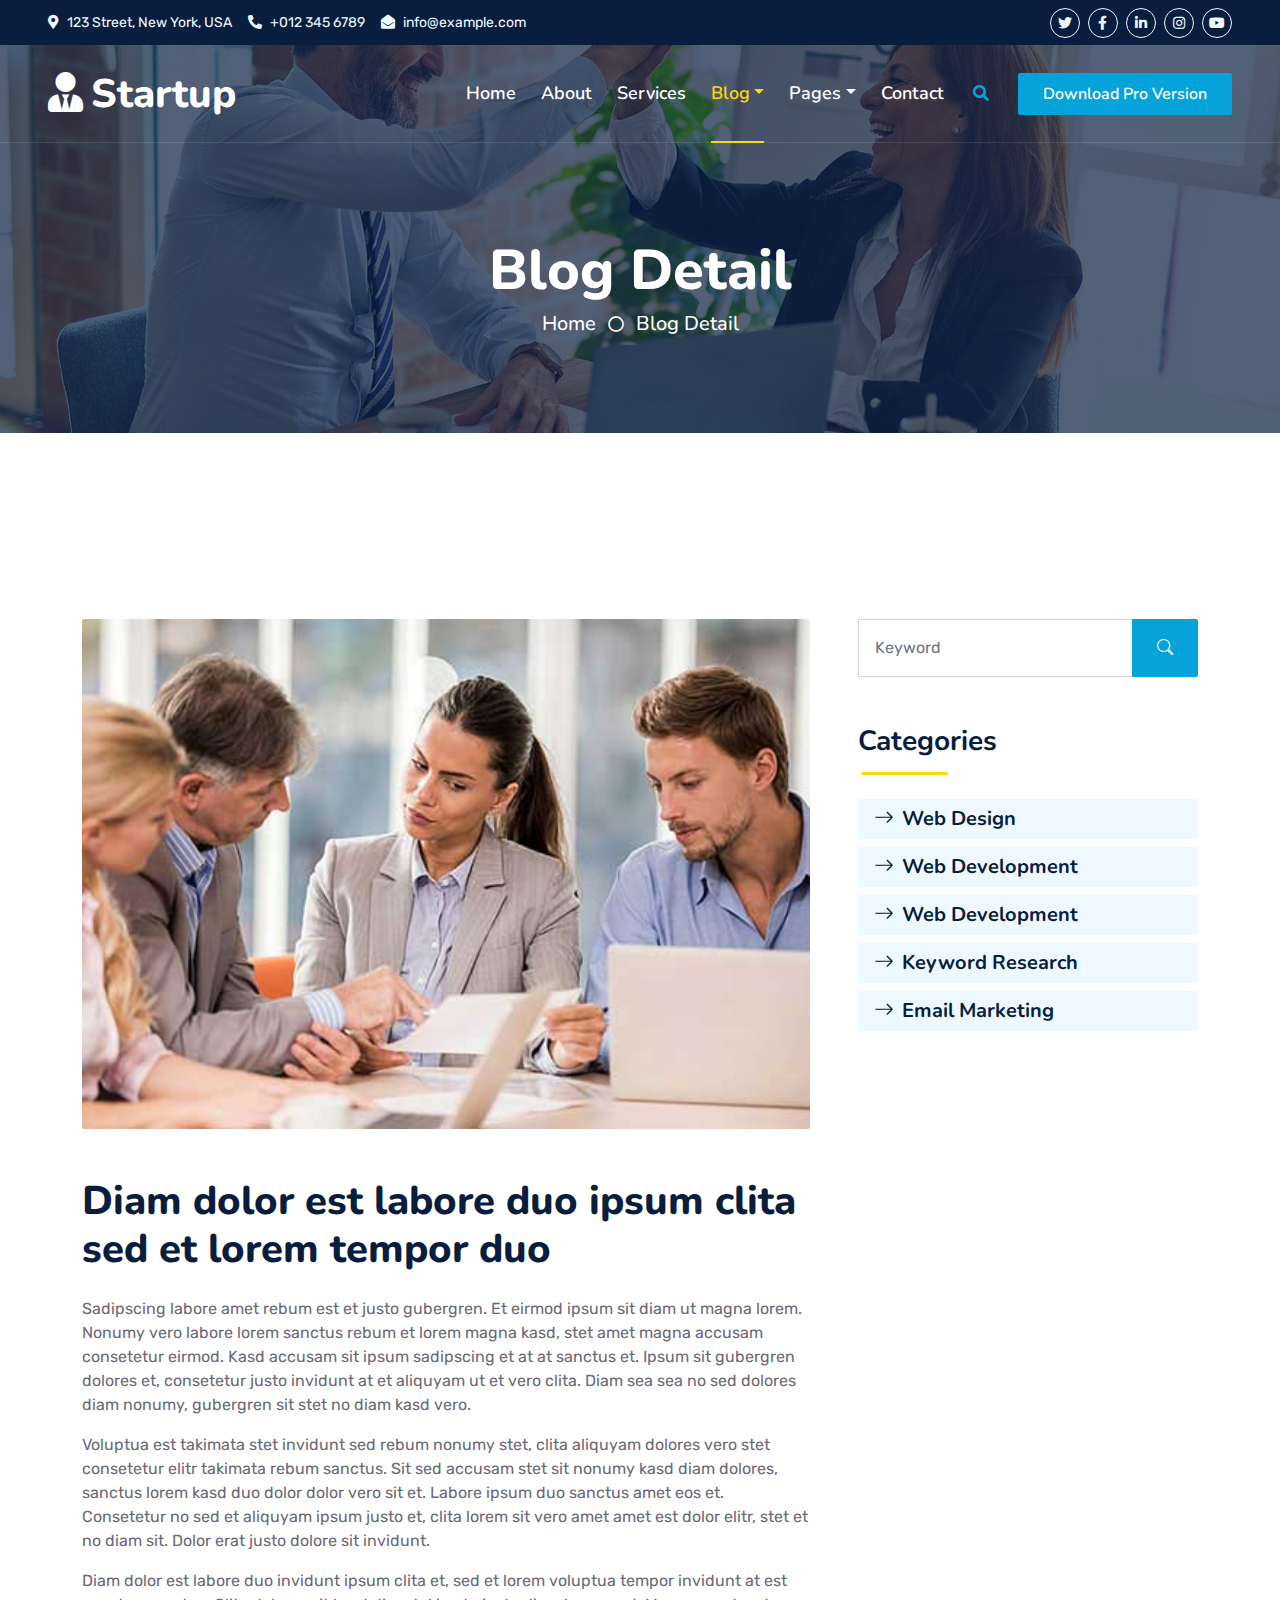
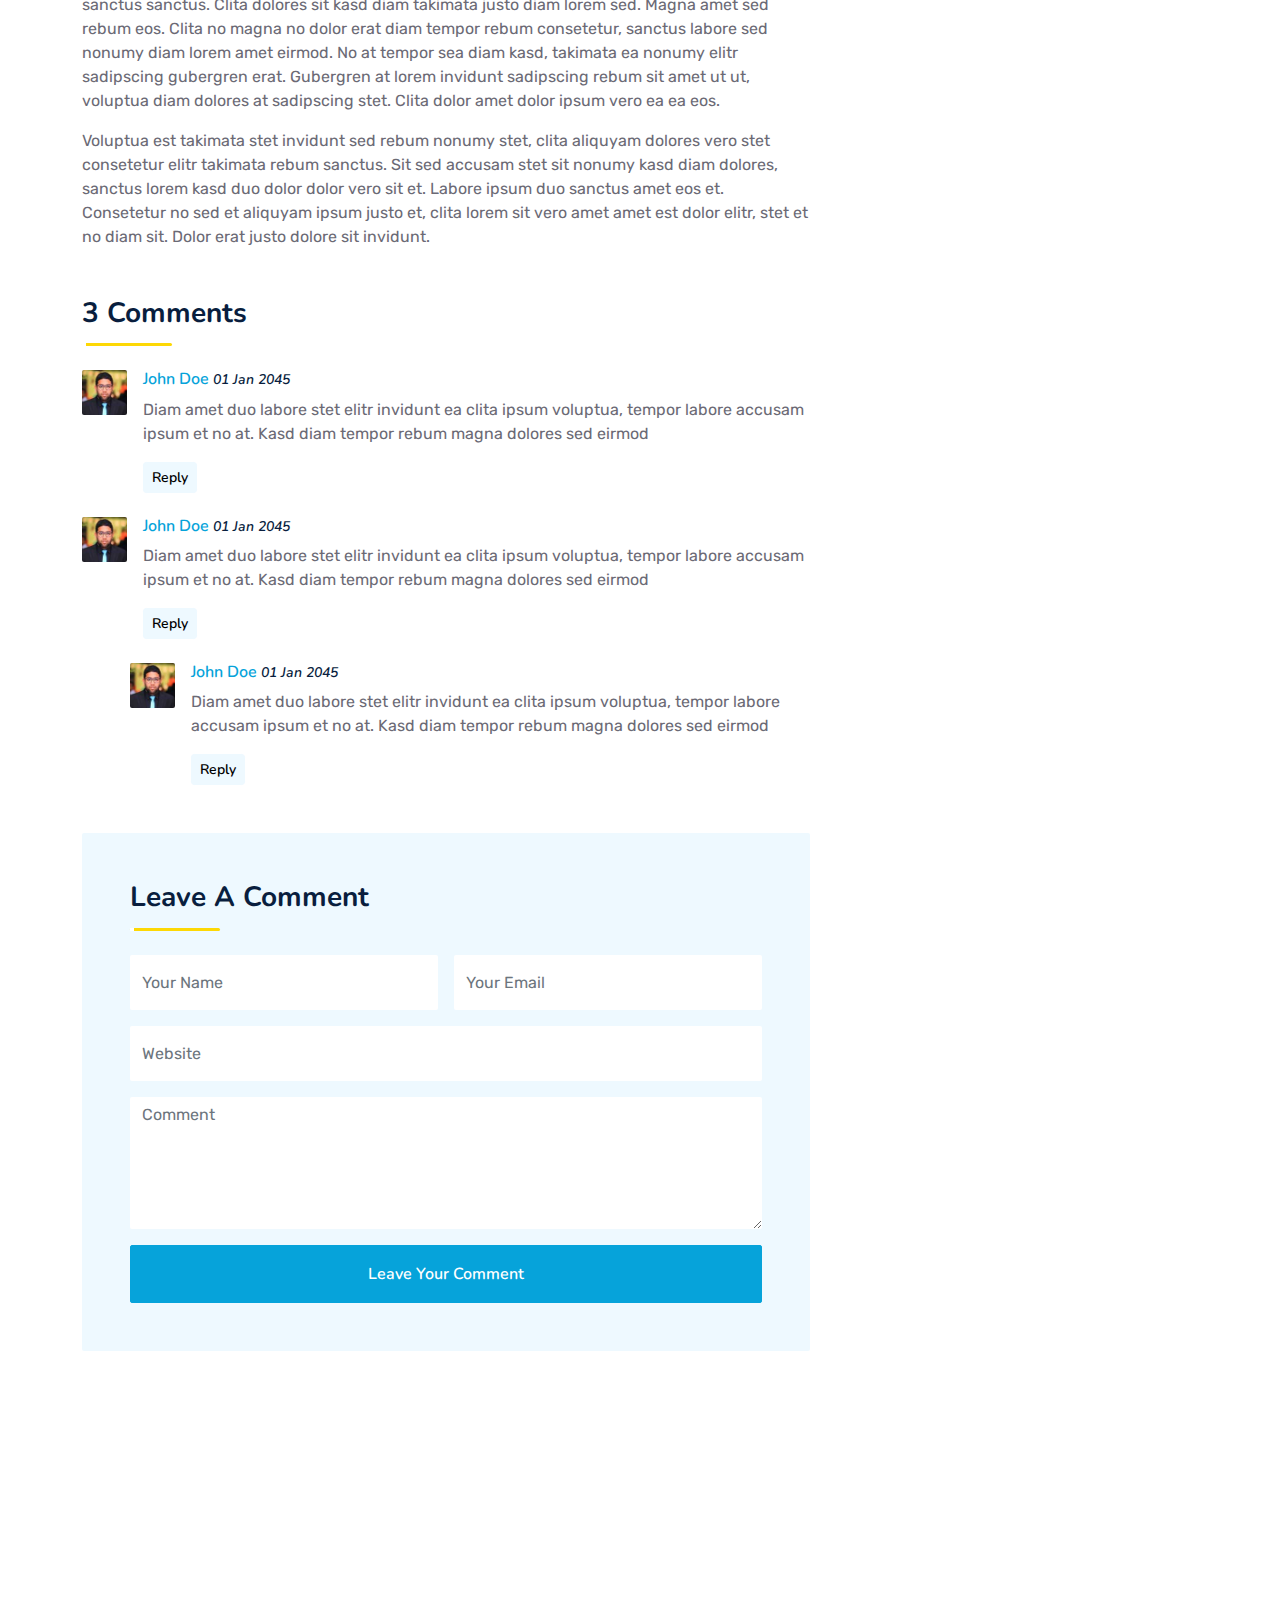
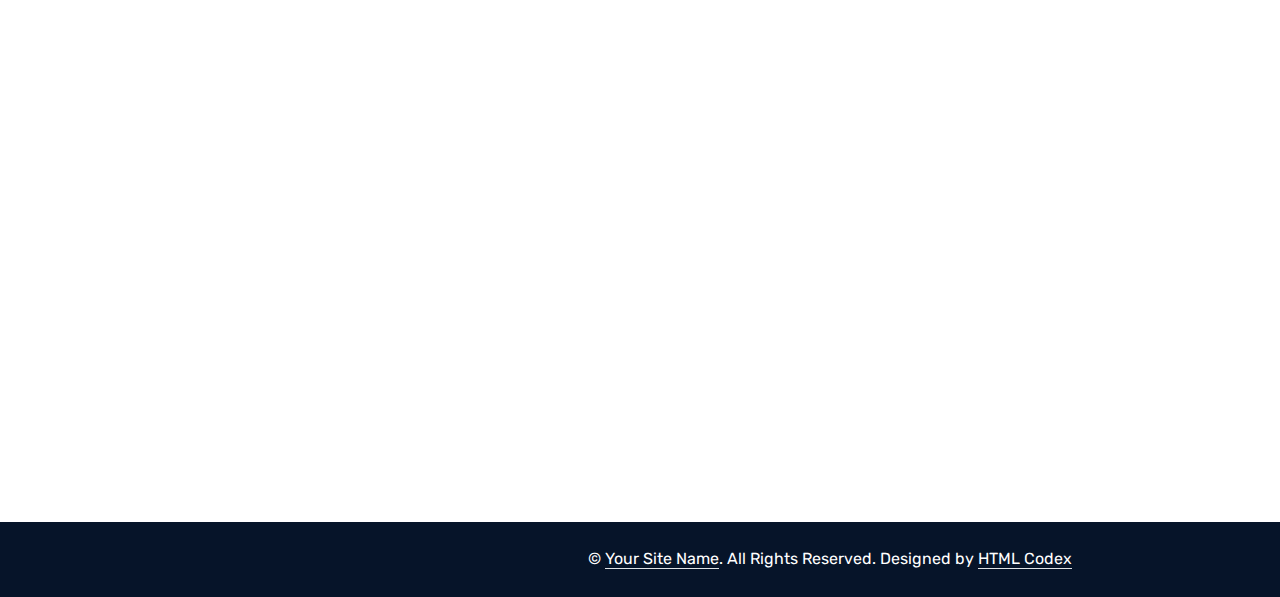
<file: detail.html>
<!DOCTYPE html>
<html lang="en">

<head>
    <meta charset="utf-8">
    <title>Startup - Startup Website Template</title>
    <meta content="width=device-width, initial-scale=1.0" name="viewport">
    <meta content="Free HTML Templates" name="keywords">
    <meta content="Free HTML Templates" name="description">

    <!-- Favicon -->
    <link href="img/favicon.ico" rel="icon">

    <!-- Google Web Fonts -->
    <link rel="preconnect" href="https://fonts.googleapis.com">
    <link rel="preconnect" href="https://fonts.gstatic.com" crossorigin>
    <link href="https://fonts.googleapis.com/css2?family=Nunito:wght@400;600;700;800&family=Rubik:wght@400;500;600;700&display=swap" rel="stylesheet">

    <!-- Icon Font Stylesheet -->
    <link href="https://cdnjs.cloudflare.com/ajax/libs/font-awesome/5.10.0/css/all.min.css" rel="stylesheet">
    <link href="https://cdn.jsdelivr.net/npm/bootstrap-icons@1.4.1/font/bootstrap-icons.css" rel="stylesheet">

    <!-- Libraries Stylesheet -->
    <link href="lib/owlcarousel/assets/owl.carousel.min.css" rel="stylesheet">
    <link href="lib/animate/animate.min.css" rel="stylesheet">

    <!-- Customized Bootstrap Stylesheet -->
    <link href="css/bootstrap.min.css" rel="stylesheet">

    <!-- Template Stylesheet -->
    <link href="css/style.css" rel="stylesheet">
</head>

<body>
    <!-- Spinner Start -->
    <div id="spinner" class="show bg-white position-fixed translate-middle w-100 vh-100 top-50 start-50 d-flex align-items-center justify-content-center">
        <div class="spinner"></div>
    </div>
    <!-- Spinner End -->


    <!-- Topbar Start -->
    <div class="container-fluid bg-dark px-5 d-none d-lg-block">
        <div class="row gx-0">
            <div class="col-lg-8 text-center text-lg-start mb-2 mb-lg-0">
                <div class="d-inline-flex align-items-center" style="height: 45px;">
                    <small class="me-3 text-light"><i class="fa fa-map-marker-alt me-2"></i>123 Street, New York, USA</small>
                    <small class="me-3 text-light"><i class="fa fa-phone-alt me-2"></i>+012 345 6789</small>
                    <small class="text-light"><i class="fa fa-envelope-open me-2"></i>info@example.com</small>
                </div>
            </div>
            <div class="col-lg-4 text-center text-lg-end">
                <div class="d-inline-flex align-items-center" style="height: 45px;">
                    <a class="btn btn-sm btn-outline-light btn-sm-square rounded-circle me-2" href=""><i class="fab fa-twitter fw-normal"></i></a>
                    <a class="btn btn-sm btn-outline-light btn-sm-square rounded-circle me-2" href=""><i class="fab fa-facebook-f fw-normal"></i></a>
                    <a class="btn btn-sm btn-outline-light btn-sm-square rounded-circle me-2" href=""><i class="fab fa-linkedin-in fw-normal"></i></a>
                    <a class="btn btn-sm btn-outline-light btn-sm-square rounded-circle me-2" href=""><i class="fab fa-instagram fw-normal"></i></a>
                    <a class="btn btn-sm btn-outline-light btn-sm-square rounded-circle" href=""><i class="fab fa-youtube fw-normal"></i></a>
                </div>
            </div>
        </div>
    </div>
    <!-- Topbar End -->


    <!-- Navbar Start -->
    <div class="container-fluid position-relative p-0">
        <nav class="navbar navbar-expand-lg navbar-dark px-5 py-3 py-lg-0">
            <a href="index.html" class="navbar-brand p-0">
                <h1 class="m-0"><i class="fa fa-user-tie me-2"></i>Startup</h1>
            </a>
            <button class="navbar-toggler" type="button" data-bs-toggle="collapse" data-bs-target="#navbarCollapse">
                <span class="fa fa-bars"></span>
            </button>
            <div class="collapse navbar-collapse" id="navbarCollapse">
                <div class="navbar-nav ms-auto py-0">
                    <a href="index.html" class="nav-item nav-link">Home</a>
                    <a href="about.html" class="nav-item nav-link">About</a>
                    <a href="service.html" class="nav-item nav-link">Services</a>
                    <div class="nav-item dropdown">
                        <a href="#" class="nav-link dropdown-toggle active" data-bs-toggle="dropdown">Blog</a>
                        <div class="dropdown-menu m-0">
                            <a href="blog.html" class="dropdown-item">Blog Grid</a>
                            <a href="detail.html" class="dropdown-item active">Blog Detail</a>
                        </div>
                    </div>
                    <div class="nav-item dropdown">
                        <a href="#" class="nav-link dropdown-toggle" data-bs-toggle="dropdown">Pages</a>
                        <div class="dropdown-menu m-0">
                            <a href="price.html" class="dropdown-item">Pricing Plan</a>
                            <a href="feature.html" class="dropdown-item">Our features</a>
                            <a href="team.html" class="dropdown-item">Team Members</a>
                            <a href="testimonial.html" class="dropdown-item">Testimonial</a>
                            <a href="quote.html" class="dropdown-item">Free Quote</a>
                        </div>
                    </div>
                    <a href="contact.html" class="nav-item nav-link">Contact</a>
                </div>
                <butaton type="button" class="btn text-primary ms-3" data-bs-toggle="modal" data-bs-target="#searchModal"><i class="fa fa-search"></i></butaton>
                <a href="https://htmlcodex.com/startup-company-website-template" class="btn btn-primary py-2 px-4 ms-3">Download Pro Version</a>
            </div>
        </nav>

        <div class="container-fluid bg-primary py-5 bg-header" style="margin-bottom: 90px;">
            <div class="row py-5">
                <div class="col-12 pt-lg-5 mt-lg-5 text-center">
                    <h1 class="display-4 text-white animated zoomIn">Blog Detail</h1>
                    <a href="" class="h5 text-white">Home</a>
                    <i class="far fa-circle text-white px-2"></i>
                    <a href="" class="h5 text-white">Blog Detail</a>
                </div>
            </div>
        </div>
    </div>
    <!-- Navbar End -->


    <!-- Full Screen Search Start -->
    <div class="modal fade" id="searchModal" tabindex="-1">
        <div class="modal-dialog modal-fullscreen">
            <div class="modal-content" style="background: rgba(9, 30, 62, .7);">
                <div class="modal-header border-0">
                    <button type="button" class="btn bg-white btn-close" data-bs-dismiss="modal" aria-label="Close"></button>
                </div>
                <div class="modal-body d-flex align-items-center justify-content-center">
                    <div class="input-group" style="max-width: 600px;">
                        <input type="text" class="form-control bg-transparent border-primary p-3" placeholder="Type search keyword">
                        <button class="btn btn-primary px-4"><i class="bi bi-search"></i></button>
                    </div>
                </div>
            </div>
        </div>
    </div>
    <!-- Full Screen Search End -->


    <!-- Blog Start -->
    <div class="container-fluid py-5 wow fadeInUp" data-wow-delay="0.1s">
        <div class="container py-5">
            <div class="row g-5">
                <div class="col-lg-8">
                    <!-- Blog Detail Start -->
                    <div class="mb-5">
                        <img class="img-fluid w-100 rounded mb-5" src="img/blog-1.jpg" alt="">
                        <h1 class="mb-4">Diam dolor est labore duo ipsum clita sed et lorem tempor duo</h1>
                        <p>Sadipscing labore amet rebum est et justo gubergren. Et eirmod ipsum sit diam ut
                            magna lorem. Nonumy vero labore lorem sanctus rebum et lorem magna kasd, stet
                            amet magna accusam consetetur eirmod. Kasd accusam sit ipsum sadipscing et at at
                            sanctus et. Ipsum sit gubergren dolores et, consetetur justo invidunt at et
                            aliquyam ut et vero clita. Diam sea sea no sed dolores diam nonumy, gubergren
                            sit stet no diam kasd vero.</p>
                        <p>Voluptua est takimata stet invidunt sed rebum nonumy stet, clita aliquyam dolores
                            vero stet consetetur elitr takimata rebum sanctus. Sit sed accusam stet sit
                            nonumy kasd diam dolores, sanctus lorem kasd duo dolor dolor vero sit et. Labore
                            ipsum duo sanctus amet eos et. Consetetur no sed et aliquyam ipsum justo et,
                            clita lorem sit vero amet amet est dolor elitr, stet et no diam sit. Dolor erat
                            justo dolore sit invidunt.</p>
                        <p>Diam dolor est labore duo invidunt ipsum clita et, sed et lorem voluptua tempor
                            invidunt at est sanctus sanctus. Clita dolores sit kasd diam takimata justo diam
                            lorem sed. Magna amet sed rebum eos. Clita no magna no dolor erat diam tempor
                            rebum consetetur, sanctus labore sed nonumy diam lorem amet eirmod. No at tempor
                            sea diam kasd, takimata ea nonumy elitr sadipscing gubergren erat. Gubergren at
                            lorem invidunt sadipscing rebum sit amet ut ut, voluptua diam dolores at
                            sadipscing stet. Clita dolor amet dolor ipsum vero ea ea eos.</p>
                        <p>Voluptua est takimata stet invidunt sed rebum nonumy stet, clita aliquyam dolores
                            vero stet consetetur elitr takimata rebum sanctus. Sit sed accusam stet sit
                            nonumy kasd diam dolores, sanctus lorem kasd duo dolor dolor vero sit et. Labore
                            ipsum duo sanctus amet eos et. Consetetur no sed et aliquyam ipsum justo et,
                            clita lorem sit vero amet amet est dolor elitr, stet et no diam sit. Dolor erat
                            justo dolore sit invidunt.</p>
                    </div>
                    <!-- Blog Detail End -->
    
                    <!-- Comment List Start -->
                    <div class="mb-5">
                        <div class="section-title section-title-sm position-relative pb-3 mb-4">
                            <h3 class="mb-0">3 Comments</h3>
                        </div>
                        <div class="d-flex mb-4">
                            <img src="img/user.jpg" class="img-fluid rounded" style="width: 45px; height: 45px;">
                            <div class="ps-3">
                                <h6><a href="">John Doe</a> <small><i>01 Jan 2045</i></small></h6>
                                <p>Diam amet duo labore stet elitr invidunt ea clita ipsum voluptua, tempor labore
                                    accusam ipsum et no at. Kasd diam tempor rebum magna dolores sed eirmod</p>
                                <button class="btn btn-sm btn-light">Reply</button>
                            </div>
                        </div>
                        <div class="d-flex mb-4">
                            <img src="img/user.jpg" class="img-fluid rounded" style="width: 45px; height: 45px;">
                            <div class="ps-3">
                                <h6><a href="">John Doe</a> <small><i>01 Jan 2045</i></small></h6>
                                <p>Diam amet duo labore stet elitr invidunt ea clita ipsum voluptua, tempor labore
                                    accusam ipsum et no at. Kasd diam tempor rebum magna dolores sed eirmod</p>
                                <button class="btn btn-sm btn-light">Reply</button>
                            </div>
                        </div>
                        <div class="d-flex ms-5 mb-4">
                            <img src="img/user.jpg" class="img-fluid rounded" style="width: 45px; height: 45px;">
                            <div class="ps-3">
                                <h6><a href="">John Doe</a> <small><i>01 Jan 2045</i></small></h6>
                                <p>Diam amet duo labore stet elitr invidunt ea clita ipsum voluptua, tempor labore
                                    accusam ipsum et no at. Kasd diam tempor rebum magna dolores sed eirmod</p>
                                <button class="btn btn-sm btn-light">Reply</button>
                            </div>
                        </div>
                    </div>
                    <!-- Comment List End -->
    
                    <!-- Comment Form Start -->
                    <div class="bg-light rounded p-5">
                        <div class="section-title section-title-sm position-relative pb-3 mb-4">
                            <h3 class="mb-0">Leave A Comment</h3>
                        </div>
                        <form>
                            <div class="row g-3">
                                <div class="col-12 col-sm-6">
                                    <input type="text" class="form-control bg-white border-0" placeholder="Your Name" style="height: 55px;">
                                </div>
                                <div class="col-12 col-sm-6">
                                    <input type="email" class="form-control bg-white border-0" placeholder="Your Email" style="height: 55px;">
                                </div>
                                <div class="col-12">
                                    <input type="text" class="form-control bg-white border-0" placeholder="Website" style="height: 55px;">
                                </div>
                                <div class="col-12">
                                    <textarea class="form-control bg-white border-0" rows="5" placeholder="Comment"></textarea>
                                </div>
                                <div class="col-12">
                                    <button class="btn btn-primary w-100 py-3" type="submit">Leave Your Comment</button>
                                </div>
                            </div>
                        </form>
                    </div>
                    <!-- Comment Form End -->
                </div>
    
                <!-- Sidebar Start -->
                <div class="col-lg-4">
                    <!-- Search Form Start -->
                    <div class="mb-5 wow slideInUp" data-wow-delay="0.1s">
                        <div class="input-group">
                            <input type="text" class="form-control p-3" placeholder="Keyword">
                            <button class="btn btn-primary px-4"><i class="bi bi-search"></i></button>
                        </div>
                    </div>
                    <!-- Search Form End -->
    
                    <!-- Category Start -->
                    <div class="mb-5 wow slideInUp" data-wow-delay="0.1s">
                        <div class="section-title section-title-sm position-relative pb-3 mb-4">
                            <h3 class="mb-0">Categories</h3>
                        </div>
                        <div class="link-animated d-flex flex-column justify-content-start">
                            <a class="h5 fw-semi-bold bg-light rounded py-2 px-3 mb-2" href="#"><i class="bi bi-arrow-right me-2"></i>Web Design</a>
                            <a class="h5 fw-semi-bold bg-light rounded py-2 px-3 mb-2" href="#"><i class="bi bi-arrow-right me-2"></i>Web Development</a>
                            <a class="h5 fw-semi-bold bg-light rounded py-2 px-3 mb-2" href="#"><i class="bi bi-arrow-right me-2"></i>Web Development</a>
                            <a class="h5 fw-semi-bold bg-light rounded py-2 px-3 mb-2" href="#"><i class="bi bi-arrow-right me-2"></i>Keyword Research</a>
                            <a class="h5 fw-semi-bold bg-light rounded py-2 px-3 mb-2" href="#"><i class="bi bi-arrow-right me-2"></i>Email Marketing</a>
                        </div>
                    </div>
                    <!-- Category End -->
    
                    <!-- Recent Post Start -->
                    <div class="mb-5 wow slideInUp" data-wow-delay="0.1s">
                        <div class="section-title section-title-sm position-relative pb-3 mb-4">
                            <h3 class="mb-0">Recent Post</h3>
                        </div>
                        <div class="d-flex rounded overflow-hidden mb-3">
                            <img class="img-fluid" src="img/blog-1.jpg" style="width: 100px; height: 100px; object-fit: cover;" alt="">
                            <a href="" class="h5 fw-semi-bold d-flex align-items-center bg-light px-3 mb-0">Lorem ipsum dolor sit amet adipis elit
                            </a>
                        </div>
                        <div class="d-flex rounded overflow-hidden mb-3">
                            <img class="img-fluid" src="img/blog-2.jpg" style="width: 100px; height: 100px; object-fit: cover;" alt="">
                            <a href="" class="h5 fw-semi-bold d-flex align-items-center bg-light px-3 mb-0">Lorem ipsum dolor sit amet adipis elit
                            </a>
                        </div>
                        <div class="d-flex rounded overflow-hidden mb-3">
                            <img class="img-fluid" src="img/blog-3.jpg" style="width: 100px; height: 100px; object-fit: cover;" alt="">
                            <a href="" class="h5 fw-semi-bold d-flex align-items-center bg-light px-3 mb-0">Lorem ipsum dolor sit amet adipis elit
                            </a>
                        </div>
                        <div class="d-flex rounded overflow-hidden mb-3">
                            <img class="img-fluid" src="img/blog-1.jpg" style="width: 100px; height: 100px; object-fit: cover;" alt="">
                            <a href="" class="h5 fw-semi-bold d-flex align-items-center bg-light px-3 mb-0">Lorem ipsum dolor sit amet adipis elit
                            </a>
                        </div>
                        <div class="d-flex rounded overflow-hidden mb-3">
                            <img class="img-fluid" src="img/blog-2.jpg" style="width: 100px; height: 100px; object-fit: cover;" alt="">
                            <a href="" class="h5 fw-semi-bold d-flex align-items-center bg-light px-3 mb-0">Lorem ipsum dolor sit amet adipis elit
                            </a>
                        </div>
                        <div class="d-flex rounded overflow-hidden mb-3">
                            <img class="img-fluid" src="img/blog-3.jpg" style="width: 100px; height: 100px; object-fit: cover;" alt="">
                            <a href="" class="h5 fw-semi-bold d-flex align-items-center bg-light px-3 mb-0">Lorem ipsum dolor sit amet adipis elit
                            </a>
                        </div>
                    </div>
                    <!-- Recent Post End -->
    
                    <!-- Image Start -->
                    <div class="mb-5 wow slideInUp" data-wow-delay="0.1s">
                        <img src="img/blog-1.jpg" alt="" class="img-fluid rounded">
                    </div>
                    <!-- Image End -->
    
                    <!-- Tags Start -->
                    <div class="mb-5 wow slideInUp" data-wow-delay="0.1s">
                        <div class="section-title section-title-sm position-relative pb-3 mb-4">
                            <h3 class="mb-0">Tag Cloud</h3>
                        </div>
                        <div class="d-flex flex-wrap m-n1">
                            <a href="" class="btn btn-light m-1">Design</a>
                            <a href="" class="btn btn-light m-1">Development</a>
                            <a href="" class="btn btn-light m-1">Marketing</a>
                            <a href="" class="btn btn-light m-1">SEO</a>
                            <a href="" class="btn btn-light m-1">Writing</a>
                            <a href="" class="btn btn-light m-1">Consulting</a>
                            <a href="" class="btn btn-light m-1">Design</a>
                            <a href="" class="btn btn-light m-1">Development</a>
                            <a href="" class="btn btn-light m-1">Marketing</a>
                            <a href="" class="btn btn-light m-1">SEO</a>
                            <a href="" class="btn btn-light m-1">Writing</a>
                            <a href="" class="btn btn-light m-1">Consulting</a>
                        </div>
                    </div>
                    <!-- Tags End -->
    
                    <!-- Plain Text Start -->
                    <div class="wow slideInUp" data-wow-delay="0.1s">
                        <div class="section-title section-title-sm position-relative pb-3 mb-4">
                            <h3 class="mb-0">Plain Text</h3>
                        </div>
                        <div class="bg-light text-center" style="padding: 30px;">
                            <p>Vero sea et accusam justo dolor accusam lorem consetetur, dolores sit amet sit dolor clita kasd justo, diam accusam no sea ut tempor magna takimata, amet sit et diam dolor ipsum amet diam</p>
                            <a href="" class="btn btn-primary py-2 px-4">Read More</a>
                        </div>
                    </div>
                    <!-- Plain Text End -->
                </div>
                <!-- Sidebar End -->
            </div>
        </div>
    </div>
    <!-- Blog End -->


    <!-- Vendor Start -->
    <div class="container-fluid py-5 wow fadeInUp" data-wow-delay="0.1s">
        <div class="container py-5 mb-5">
            <div class="bg-white">
                <div class="owl-carousel vendor-carousel">
                    <img src="img/vendor-1.jpg" alt="">
                    <img src="img/vendor-2.jpg" alt="">
                    <img src="img/vendor-3.jpg" alt="">
                    <img src="img/vendor-4.jpg" alt="">
                    <img src="img/vendor-5.jpg" alt="">
                    <img src="img/vendor-6.jpg" alt="">
                    <img src="img/vendor-7.jpg" alt="">
                    <img src="img/vendor-8.jpg" alt="">
                    <img src="img/vendor-9.jpg" alt="">
                </div>
            </div>
        </div>
    </div>
    <!-- Vendor End -->
    

    <!-- Footer Start -->
    <div class="container-fluid bg-dark text-light mt-5 wow fadeInUp" data-wow-delay="0.1s">
        <div class="container">
            <div class="row gx-5">
                <div class="col-lg-4 col-md-6 footer-about">
                    <div class="d-flex flex-column align-items-center justify-content-center text-center h-100 bg-primary p-4">
                        <a href="index.html" class="navbar-brand">
                            <h1 class="m-0 text-white"><i class="fa fa-user-tie me-2"></i>Startup</h1>
                        </a>
                        <p class="mt-3 mb-4">Lorem diam sit erat dolor elitr et, diam lorem justo amet clita stet eos sit. Elitr dolor duo lorem, elitr clita ipsum sea. Diam amet erat lorem stet eos. Diam amet et kasd eos duo.</p>
                        <form action="">
                            <div class="input-group">
                                <input type="text" class="form-control border-white p-3" placeholder="Your Email">
                                <button class="btn btn-dark">Sign Up</button>
                            </div>
                        </form>
                    </div>
                </div>
                <div class="col-lg-8 col-md-6">
                    <div class="row gx-5">
                        <div class="col-lg-4 col-md-12 pt-5 mb-5">
                            <div class="section-title section-title-sm position-relative pb-3 mb-4">
                                <h3 class="text-light mb-0">Get In Touch</h3>
                            </div>
                            <div class="d-flex mb-2">
                                <i class="bi bi-geo-alt text-primary me-2"></i>
                                <p class="mb-0">123 Street, New York, USA</p>
                            </div>
                            <div class="d-flex mb-2">
                                <i class="bi bi-envelope-open text-primary me-2"></i>
                                <p class="mb-0">info@example.com</p>
                            </div>
                            <div class="d-flex mb-2">
                                <i class="bi bi-telephone text-primary me-2"></i>
                                <p class="mb-0">+012 345 67890</p>
                            </div>
                            <div class="d-flex mt-4">
                                <a class="btn btn-primary btn-square me-2" href="#"><i class="fab fa-twitter fw-normal"></i></a>
                                <a class="btn btn-primary btn-square me-2" href="#"><i class="fab fa-facebook-f fw-normal"></i></a>
                                <a class="btn btn-primary btn-square me-2" href="#"><i class="fab fa-linkedin-in fw-normal"></i></a>
                                <a class="btn btn-primary btn-square" href="#"><i class="fab fa-instagram fw-normal"></i></a>
                            </div>
                        </div>
                        <div class="col-lg-4 col-md-12 pt-0 pt-lg-5 mb-5">
                            <div class="section-title section-title-sm position-relative pb-3 mb-4">
                                <h3 class="text-light mb-0">Quick Links</h3>
                            </div>
                            <div class="link-animated d-flex flex-column justify-content-start">
                                <a class="text-light mb-2" href="#"><i class="bi bi-arrow-right text-primary me-2"></i>Home</a>
                                <a class="text-light mb-2" href="#"><i class="bi bi-arrow-right text-primary me-2"></i>About Us</a>
                                <a class="text-light mb-2" href="#"><i class="bi bi-arrow-right text-primary me-2"></i>Our Services</a>
                                <a class="text-light mb-2" href="#"><i class="bi bi-arrow-right text-primary me-2"></i>Meet The Team</a>
                                <a class="text-light mb-2" href="#"><i class="bi bi-arrow-right text-primary me-2"></i>Latest Blog</a>
                                <a class="text-light" href="#"><i class="bi bi-arrow-right text-primary me-2"></i>Contact Us</a>
                            </div>
                        </div>
                        <div class="col-lg-4 col-md-12 pt-0 pt-lg-5 mb-5">
                            <div class="section-title section-title-sm position-relative pb-3 mb-4">
                                <h3 class="text-light mb-0">Popular Links</h3>
                            </div>
                            <div class="link-animated d-flex flex-column justify-content-start">
                                <a class="text-light mb-2" href="#"><i class="bi bi-arrow-right text-primary me-2"></i>Home</a>
                                <a class="text-light mb-2" href="#"><i class="bi bi-arrow-right text-primary me-2"></i>About Us</a>
                                <a class="text-light mb-2" href="#"><i class="bi bi-arrow-right text-primary me-2"></i>Our Services</a>
                                <a class="text-light mb-2" href="#"><i class="bi bi-arrow-right text-primary me-2"></i>Meet The Team</a>
                                <a class="text-light mb-2" href="#"><i class="bi bi-arrow-right text-primary me-2"></i>Latest Blog</a>
                                <a class="text-light" href="#"><i class="bi bi-arrow-right text-primary me-2"></i>Contact Us</a>
                            </div>
                        </div>
                    </div>
                </div>
            </div>
        </div>
    </div>
    <div class="container-fluid text-white" style="background: #061429;">
        <div class="container text-center">
            <div class="row justify-content-end">
                <div class="col-lg-8 col-md-6">
                    <div class="d-flex align-items-center justify-content-center" style="height: 75px;">
                        <p class="mb-0">&copy; <a class="text-white border-bottom" href="#">Your Site Name</a>. All Rights Reserved. 
						
						<!--/*** This template is free as long as you keep the footer author’s credit link/attribution link/backlink. If you'd like to use the template without the footer author’s credit link/attribution link/backlink, you can purchase the Credit Removal License from "https://htmlcodex.com/credit-removal". Thank you for your support. ***/-->
						Designed by <a class="text-white border-bottom" href="https://htmlcodex.com">HTML Codex</a></p>
                    </div>
                </div>
            </div>
        </div>
    </div>
    <!-- Footer End -->


    <!-- Back to Top -->
    <a href="#" class="btn btn-lg btn-primary btn-lg-square rounded back-to-top"><i class="bi bi-arrow-up"></i></a>


    <!-- JavaScript Libraries -->
    <script src="https://code.jquery.com/jquery-3.4.1.min.js"></script>
    <script src="https://cdn.jsdelivr.net/npm/bootstrap@5.0.0/dist/js/bootstrap.bundle.min.js"></script>
    <script src="lib/wow/wow.min.js"></script>
    <script src="lib/easing/easing.min.js"></script>
    <script src="lib/waypoints/waypoints.min.js"></script>
    <script src="lib/counterup/counterup.min.js"></script>
    <script src="lib/owlcarousel/owl.carousel.min.js"></script>

    <!-- Template Javascript -->
    <script src="js/main.js"></script>
</body>

</html>
</file>
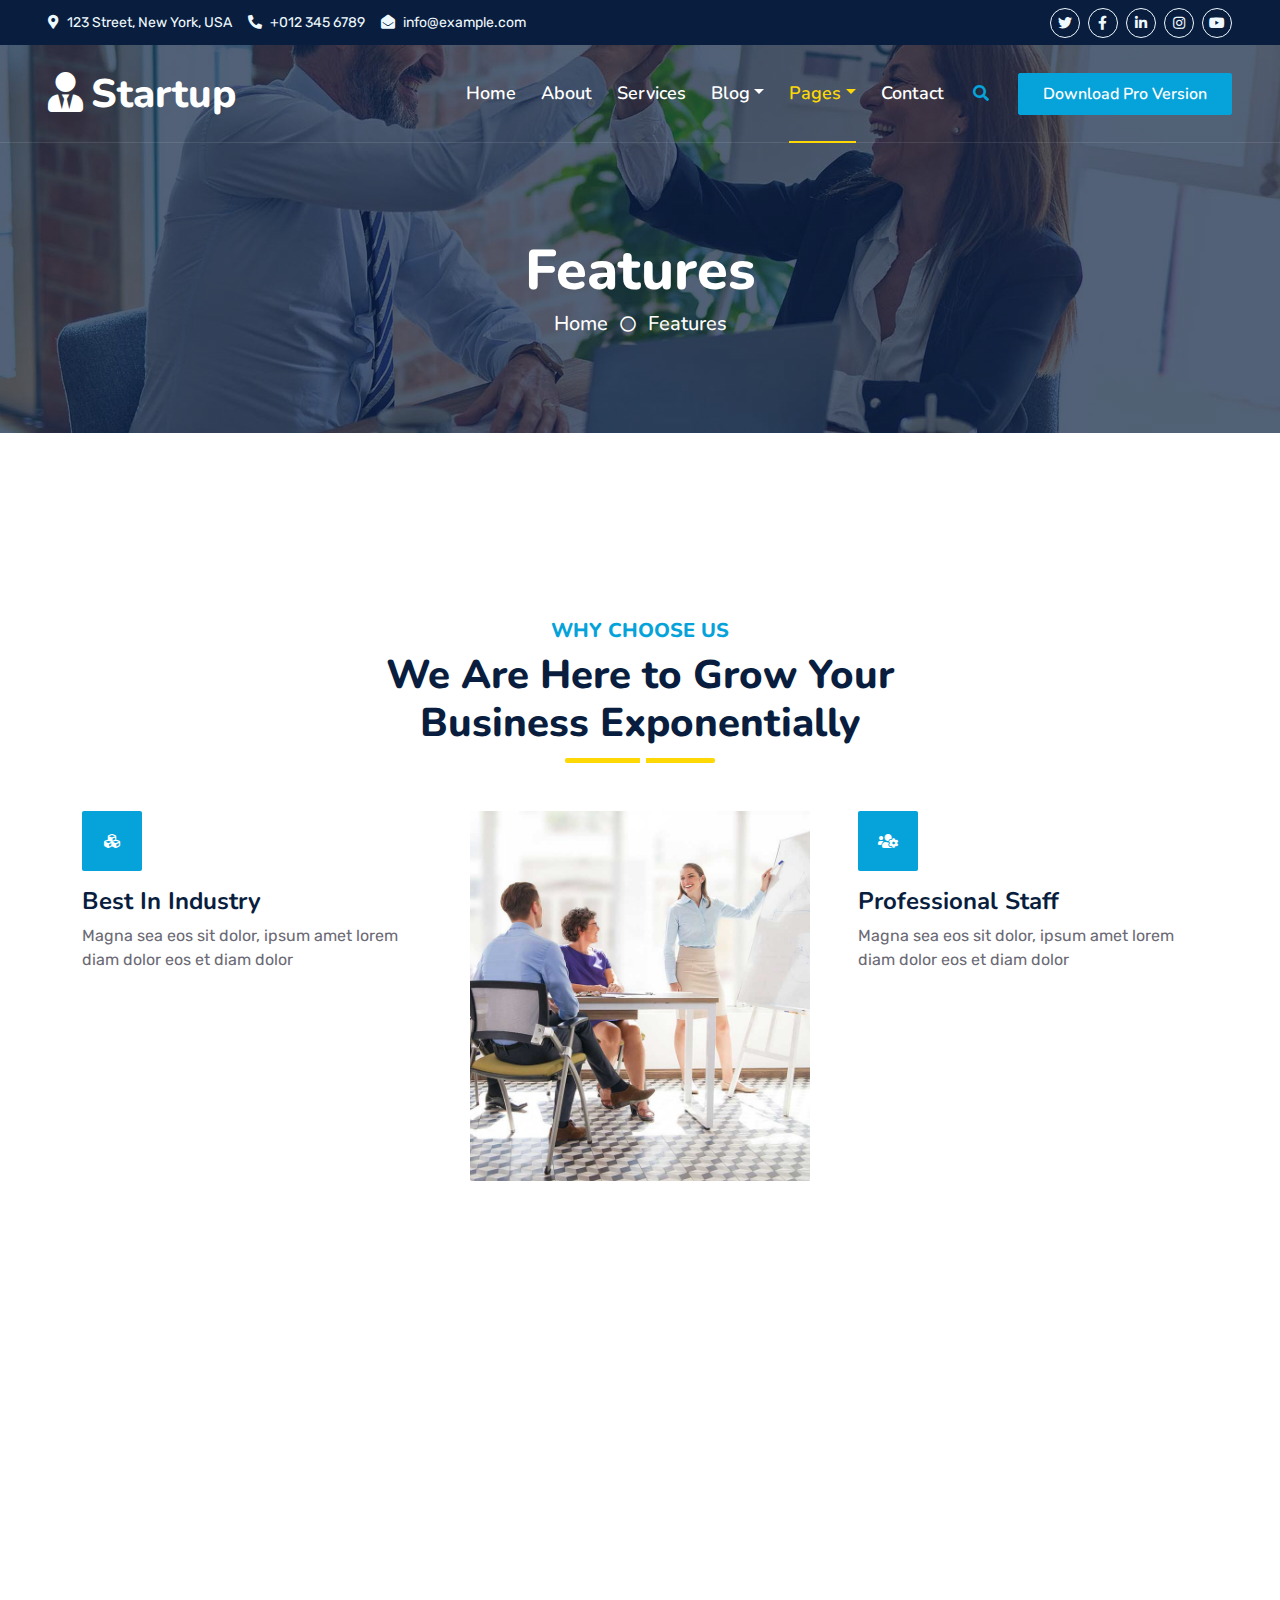
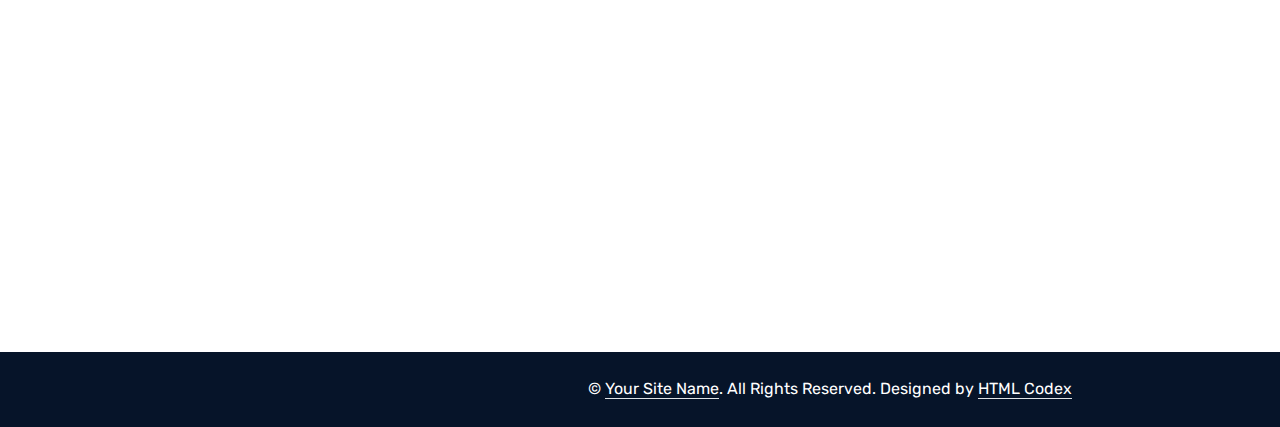
<file: feature.html>
<!DOCTYPE html>
<html lang="en">

<head>
    <meta charset="utf-8">
    <title>Startup - Startup Website Template</title>
    <meta content="width=device-width, initial-scale=1.0" name="viewport">
    <meta content="Free HTML Templates" name="keywords">
    <meta content="Free HTML Templates" name="description">

    <!-- Favicon -->
    <link href="img/favicon.ico" rel="icon">

    <!-- Google Web Fonts -->
    <link rel="preconnect" href="https://fonts.googleapis.com">
    <link rel="preconnect" href="https://fonts.gstatic.com" crossorigin>
    <link href="https://fonts.googleapis.com/css2?family=Nunito:wght@400;600;700;800&family=Rubik:wght@400;500;600;700&display=swap" rel="stylesheet">

    <!-- Icon Font Stylesheet -->
    <link href="https://cdnjs.cloudflare.com/ajax/libs/font-awesome/5.10.0/css/all.min.css" rel="stylesheet">
    <link href="https://cdn.jsdelivr.net/npm/bootstrap-icons@1.4.1/font/bootstrap-icons.css" rel="stylesheet">

    <!-- Libraries Stylesheet -->
    <link href="lib/owlcarousel/assets/owl.carousel.min.css" rel="stylesheet">
    <link href="lib/animate/animate.min.css" rel="stylesheet">

    <!-- Customized Bootstrap Stylesheet -->
    <link href="css/bootstrap.min.css" rel="stylesheet">

    <!-- Template Stylesheet -->
    <link href="css/style.css" rel="stylesheet">
</head>

<body>
    <!-- Spinner Start -->
    <div id="spinner" class="show bg-white position-fixed translate-middle w-100 vh-100 top-50 start-50 d-flex align-items-center justify-content-center">
        <div class="spinner"></div>
    </div>
    <!-- Spinner End -->


    <!-- Topbar Start -->
    <div class="container-fluid bg-dark px-5 d-none d-lg-block">
        <div class="row gx-0">
            <div class="col-lg-8 text-center text-lg-start mb-2 mb-lg-0">
                <div class="d-inline-flex align-items-center" style="height: 45px;">
                    <small class="me-3 text-light"><i class="fa fa-map-marker-alt me-2"></i>123 Street, New York, USA</small>
                    <small class="me-3 text-light"><i class="fa fa-phone-alt me-2"></i>+012 345 6789</small>
                    <small class="text-light"><i class="fa fa-envelope-open me-2"></i>info@example.com</small>
                </div>
            </div>
            <div class="col-lg-4 text-center text-lg-end">
                <div class="d-inline-flex align-items-center" style="height: 45px;">
                    <a class="btn btn-sm btn-outline-light btn-sm-square rounded-circle me-2" href=""><i class="fab fa-twitter fw-normal"></i></a>
                    <a class="btn btn-sm btn-outline-light btn-sm-square rounded-circle me-2" href=""><i class="fab fa-facebook-f fw-normal"></i></a>
                    <a class="btn btn-sm btn-outline-light btn-sm-square rounded-circle me-2" href=""><i class="fab fa-linkedin-in fw-normal"></i></a>
                    <a class="btn btn-sm btn-outline-light btn-sm-square rounded-circle me-2" href=""><i class="fab fa-instagram fw-normal"></i></a>
                    <a class="btn btn-sm btn-outline-light btn-sm-square rounded-circle" href=""><i class="fab fa-youtube fw-normal"></i></a>
                </div>
            </div>
        </div>
    </div>
    <!-- Topbar End -->


    <!-- Navbar Start -->
    <div class="container-fluid position-relative p-0">
        <nav class="navbar navbar-expand-lg navbar-dark px-5 py-3 py-lg-0">
            <a href="index.html" class="navbar-brand p-0">
                <h1 class="m-0"><i class="fa fa-user-tie me-2"></i>Startup</h1>
            </a>
            <button class="navbar-toggler" type="button" data-bs-toggle="collapse" data-bs-target="#navbarCollapse">
                <span class="fa fa-bars"></span>
            </button>
            <div class="collapse navbar-collapse" id="navbarCollapse">
                <div class="navbar-nav ms-auto py-0">
                    <a href="index.html" class="nav-item nav-link">Home</a>
                    <a href="about.html" class="nav-item nav-link">About</a>
                    <a href="service.html" class="nav-item nav-link">Services</a>
                    <div class="nav-item dropdown">
                        <a href="#" class="nav-link dropdown-toggle" data-bs-toggle="dropdown">Blog</a>
                        <div class="dropdown-menu m-0">
                            <a href="blog.html" class="dropdown-item">Blog Grid</a>
                            <a href="detail.html" class="dropdown-item">Blog Detail</a>
                        </div>
                    </div>
                    <div class="nav-item dropdown">
                        <a href="#" class="nav-link dropdown-toggle active" data-bs-toggle="dropdown">Pages</a>
                        <div class="dropdown-menu m-0">
                            <a href="price.html" class="dropdown-item">Pricing Plan</a>
                            <a href="feature.html" class="dropdown-item active">Our features</a>
                            <a href="team.html" class="dropdown-item">Team Members</a>
                            <a href="testimonial.html" class="dropdown-item">Testimonial</a>
                            <a href="quote.html" class="dropdown-item">Free Quote</a>
                        </div>
                    </div>
                    <a href="contact.html" class="nav-item nav-link">Contact</a>
                </div>
                <butaton type="button" class="btn text-primary ms-3" data-bs-toggle="modal" data-bs-target="#searchModal"><i class="fa fa-search"></i></butaton>
                <a href="https://htmlcodex.com/startup-company-website-template" class="btn btn-primary py-2 px-4 ms-3">Download Pro Version</a>
            </div>
        </nav>

        <div class="container-fluid bg-primary py-5 bg-header" style="margin-bottom: 90px;">
            <div class="row py-5">
                <div class="col-12 pt-lg-5 mt-lg-5 text-center">
                    <h1 class="display-4 text-white animated zoomIn">Features</h1>
                    <a href="" class="h5 text-white">Home</a>
                    <i class="far fa-circle text-white px-2"></i>
                    <a href="" class="h5 text-white">Features</a>
                </div>
            </div>
        </div>
    </div>
    <!-- Navbar End -->


    <!-- Full Screen Search Start -->
    <div class="modal fade" id="searchModal" tabindex="-1">
        <div class="modal-dialog modal-fullscreen">
            <div class="modal-content" style="background: rgba(9, 30, 62, .7);">
                <div class="modal-header border-0">
                    <button type="button" class="btn bg-white btn-close" data-bs-dismiss="modal" aria-label="Close"></button>
                </div>
                <div class="modal-body d-flex align-items-center justify-content-center">
                    <div class="input-group" style="max-width: 600px;">
                        <input type="text" class="form-control bg-transparent border-primary p-3" placeholder="Type search keyword">
                        <button class="btn btn-primary px-4"><i class="bi bi-search"></i></button>
                    </div>
                </div>
            </div>
        </div>
    </div>
    <!-- Full Screen Search End -->


    <!-- Features Start -->
    <div class="container-fluid py-5 wow fadeInUp" data-wow-delay="0.1s">
        <div class="container py-5">
            <div class="section-title text-center position-relative pb-3 mb-5 mx-auto" style="max-width: 600px;">
                <h5 class="fw-bold text-primary text-uppercase">Why Choose Us</h5>
                <h1 class="mb-0">We Are Here to Grow Your Business Exponentially</h1>
            </div>
            <div class="row g-5">
                <div class="col-lg-4">
                    <div class="row g-5">
                        <div class="col-12 wow zoomIn" data-wow-delay="0.2s">
                            <div class="bg-primary rounded d-flex align-items-center justify-content-center mb-3" style="width: 60px; height: 60px;">
                                <i class="fa fa-cubes text-white"></i>
                            </div>
                            <h4>Best In Industry</h4>
                            <p class="mb-0">Magna sea eos sit dolor, ipsum amet lorem diam dolor eos et diam dolor</p>
                        </div>
                        <div class="col-12 wow zoomIn" data-wow-delay="0.6s">
                            <div class="bg-primary rounded d-flex align-items-center justify-content-center mb-3" style="width: 60px; height: 60px;">
                                <i class="fa fa-award text-white"></i>
                            </div>
                            <h4>Award Winning</h4>
                            <p class="mb-0">Magna sea eos sit dolor, ipsum amet lorem diam dolor eos et diam dolor</p>
                        </div>
                    </div>
                </div>
                <div class="col-lg-4  wow zoomIn" data-wow-delay="0.9s" style="min-height: 350px;">
                    <div class="position-relative h-100">
                        <img class="position-absolute w-100 h-100 rounded wow zoomIn" data-wow-delay="0.1s" src="img/feature.jpg" style="object-fit: cover;">
                    </div>
                </div>
                <div class="col-lg-4">
                    <div class="row g-5">
                        <div class="col-12 wow zoomIn" data-wow-delay="0.4s">
                            <div class="bg-primary rounded d-flex align-items-center justify-content-center mb-3" style="width: 60px; height: 60px;">
                                <i class="fa fa-users-cog text-white"></i>
                            </div>
                            <h4>Professional Staff</h4>
                            <p class="mb-0">Magna sea eos sit dolor, ipsum amet lorem diam dolor eos et diam dolor</p>
                        </div>
                        <div class="col-12 wow zoomIn" data-wow-delay="0.8s">
                            <div class="bg-primary rounded d-flex align-items-center justify-content-center mb-3" style="width: 60px; height: 60px;">
                                <i class="fa fa-phone-alt text-white"></i>
                            </div>
                            <h4>24/7 Support</h4>
                            <p class="mb-0">Magna sea eos sit dolor, ipsum amet lorem diam dolor eos et diam dolor</p>
                        </div>
                    </div>
                </div>
            </div>
        </div>
    </div>
    <!-- Features Start -->


    <!-- Vendor Start -->
    <div class="container-fluid py-5 wow fadeInUp" data-wow-delay="0.1s">
        <div class="container py-5 mb-5">
            <div class="bg-white">
                <div class="owl-carousel vendor-carousel">
                    <img src="img/vendor-1.jpg" alt="">
                    <img src="img/vendor-2.jpg" alt="">
                    <img src="img/vendor-3.jpg" alt="">
                    <img src="img/vendor-4.jpg" alt="">
                    <img src="img/vendor-5.jpg" alt="">
                    <img src="img/vendor-6.jpg" alt="">
                    <img src="img/vendor-7.jpg" alt="">
                    <img src="img/vendor-8.jpg" alt="">
                    <img src="img/vendor-9.jpg" alt="">
                </div>
            </div>
        </div>
    </div>
    <!-- Vendor End -->
    

    <!-- Footer Start -->
    <div class="container-fluid bg-dark text-light mt-5 wow fadeInUp" data-wow-delay="0.1s">
        <div class="container">
            <div class="row gx-5">
                <div class="col-lg-4 col-md-6 footer-about">
                    <div class="d-flex flex-column align-items-center justify-content-center text-center h-100 bg-primary p-4">
                        <a href="index.html" class="navbar-brand">
                            <h1 class="m-0 text-white"><i class="fa fa-user-tie me-2"></i>Startup</h1>
                        </a>
                        <p class="mt-3 mb-4">Lorem diam sit erat dolor elitr et, diam lorem justo amet clita stet eos sit. Elitr dolor duo lorem, elitr clita ipsum sea. Diam amet erat lorem stet eos. Diam amet et kasd eos duo.</p>
                        <form action="">
                            <div class="input-group">
                                <input type="text" class="form-control border-white p-3" placeholder="Your Email">
                                <button class="btn btn-dark">Sign Up</button>
                            </div>
                        </form>
                    </div>
                </div>
                <div class="col-lg-8 col-md-6">
                    <div class="row gx-5">
                        <div class="col-lg-4 col-md-12 pt-5 mb-5">
                            <div class="section-title section-title-sm position-relative pb-3 mb-4">
                                <h3 class="text-light mb-0">Get In Touch</h3>
                            </div>
                            <div class="d-flex mb-2">
                                <i class="bi bi-geo-alt text-primary me-2"></i>
                                <p class="mb-0">123 Street, New York, USA</p>
                            </div>
                            <div class="d-flex mb-2">
                                <i class="bi bi-envelope-open text-primary me-2"></i>
                                <p class="mb-0">info@example.com</p>
                            </div>
                            <div class="d-flex mb-2">
                                <i class="bi bi-telephone text-primary me-2"></i>
                                <p class="mb-0">+012 345 67890</p>
                            </div>
                            <div class="d-flex mt-4">
                                <a class="btn btn-primary btn-square me-2" href="#"><i class="fab fa-twitter fw-normal"></i></a>
                                <a class="btn btn-primary btn-square me-2" href="#"><i class="fab fa-facebook-f fw-normal"></i></a>
                                <a class="btn btn-primary btn-square me-2" href="#"><i class="fab fa-linkedin-in fw-normal"></i></a>
                                <a class="btn btn-primary btn-square" href="#"><i class="fab fa-instagram fw-normal"></i></a>
                            </div>
                        </div>
                        <div class="col-lg-4 col-md-12 pt-0 pt-lg-5 mb-5">
                            <div class="section-title section-title-sm position-relative pb-3 mb-4">
                                <h3 class="text-light mb-0">Quick Links</h3>
                            </div>
                            <div class="link-animated d-flex flex-column justify-content-start">
                                <a class="text-light mb-2" href="#"><i class="bi bi-arrow-right text-primary me-2"></i>Home</a>
                                <a class="text-light mb-2" href="#"><i class="bi bi-arrow-right text-primary me-2"></i>About Us</a>
                                <a class="text-light mb-2" href="#"><i class="bi bi-arrow-right text-primary me-2"></i>Our Services</a>
                                <a class="text-light mb-2" href="#"><i class="bi bi-arrow-right text-primary me-2"></i>Meet The Team</a>
                                <a class="text-light mb-2" href="#"><i class="bi bi-arrow-right text-primary me-2"></i>Latest Blog</a>
                                <a class="text-light" href="#"><i class="bi bi-arrow-right text-primary me-2"></i>Contact Us</a>
                            </div>
                        </div>
                        <div class="col-lg-4 col-md-12 pt-0 pt-lg-5 mb-5">
                            <div class="section-title section-title-sm position-relative pb-3 mb-4">
                                <h3 class="text-light mb-0">Popular Links</h3>
                            </div>
                            <div class="link-animated d-flex flex-column justify-content-start">
                                <a class="text-light mb-2" href="#"><i class="bi bi-arrow-right text-primary me-2"></i>Home</a>
                                <a class="text-light mb-2" href="#"><i class="bi bi-arrow-right text-primary me-2"></i>About Us</a>
                                <a class="text-light mb-2" href="#"><i class="bi bi-arrow-right text-primary me-2"></i>Our Services</a>
                                <a class="text-light mb-2" href="#"><i class="bi bi-arrow-right text-primary me-2"></i>Meet The Team</a>
                                <a class="text-light mb-2" href="#"><i class="bi bi-arrow-right text-primary me-2"></i>Latest Blog</a>
                                <a class="text-light" href="#"><i class="bi bi-arrow-right text-primary me-2"></i>Contact Us</a>
                            </div>
                        </div>
                    </div>
                </div>
            </div>
        </div>
    </div>
    <div class="container-fluid text-white" style="background: #061429;">
        <div class="container text-center">
            <div class="row justify-content-end">
                <div class="col-lg-8 col-md-6">
                    <div class="d-flex align-items-center justify-content-center" style="height: 75px;">
                        <p class="mb-0">&copy; <a class="text-white border-bottom" href="#">Your Site Name</a>. All Rights Reserved. 
						
						<!--/*** This template is free as long as you keep the footer author’s credit link/attribution link/backlink. If you'd like to use the template without the footer author’s credit link/attribution link/backlink, you can purchase the Credit Removal License from "https://htmlcodex.com/credit-removal". Thank you for your support. ***/-->
						Designed by <a class="text-white border-bottom" href="https://htmlcodex.com">HTML Codex</a></p>
                    </div>
                </div>
            </div>
        </div>
    </div>
    <!-- Footer End -->


    <!-- Back to Top -->
    <a href="#" class="btn btn-lg btn-primary btn-lg-square rounded back-to-top"><i class="bi bi-arrow-up"></i></a>


    <!-- JavaScript Libraries -->
    <script src="https://code.jquery.com/jquery-3.4.1.min.js"></script>
    <script src="https://cdn.jsdelivr.net/npm/bootstrap@5.0.0/dist/js/bootstrap.bundle.min.js"></script>
    <script src="lib/wow/wow.min.js"></script>
    <script src="lib/easing/easing.min.js"></script>
    <script src="lib/waypoints/waypoints.min.js"></script>
    <script src="lib/counterup/counterup.min.js"></script>
    <script src="lib/owlcarousel/owl.carousel.min.js"></script>

    <!-- Template Javascript -->
    <script src="js/main.js"></script>
</body>

</html>
</file>
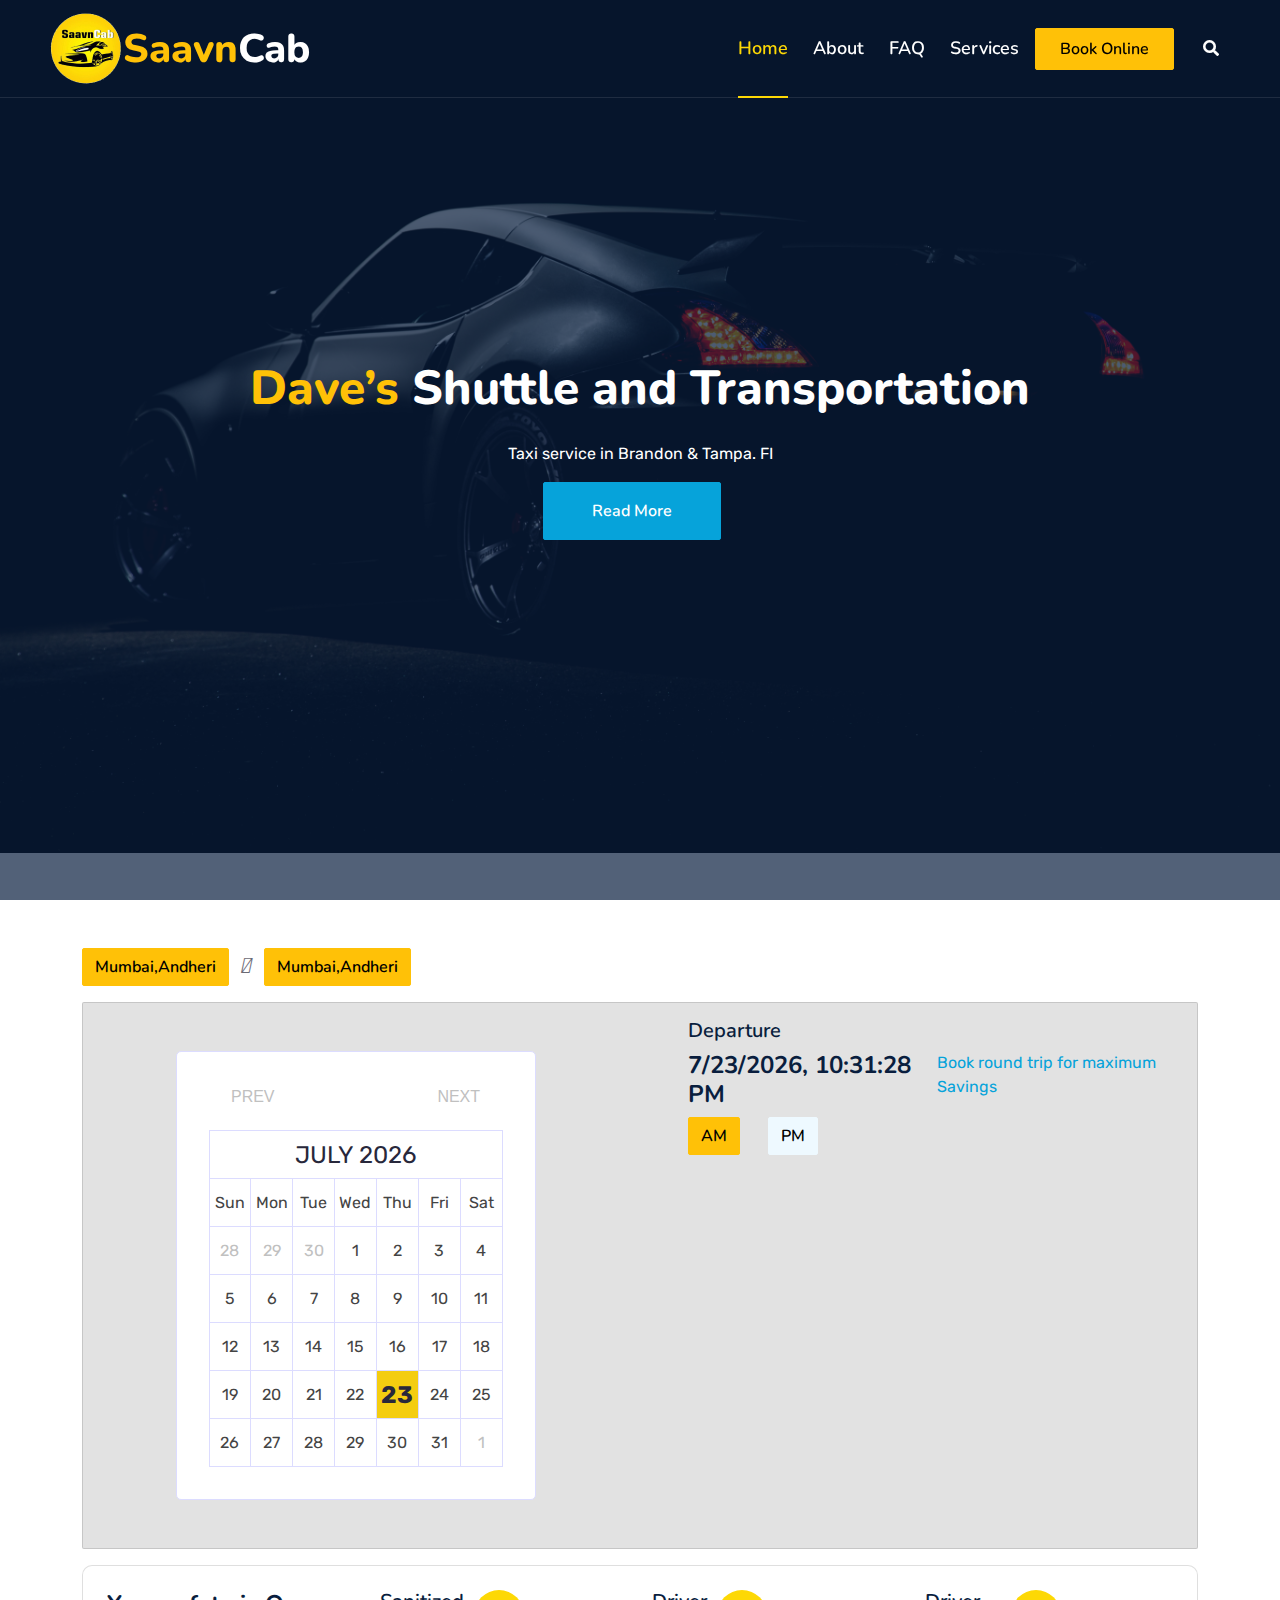
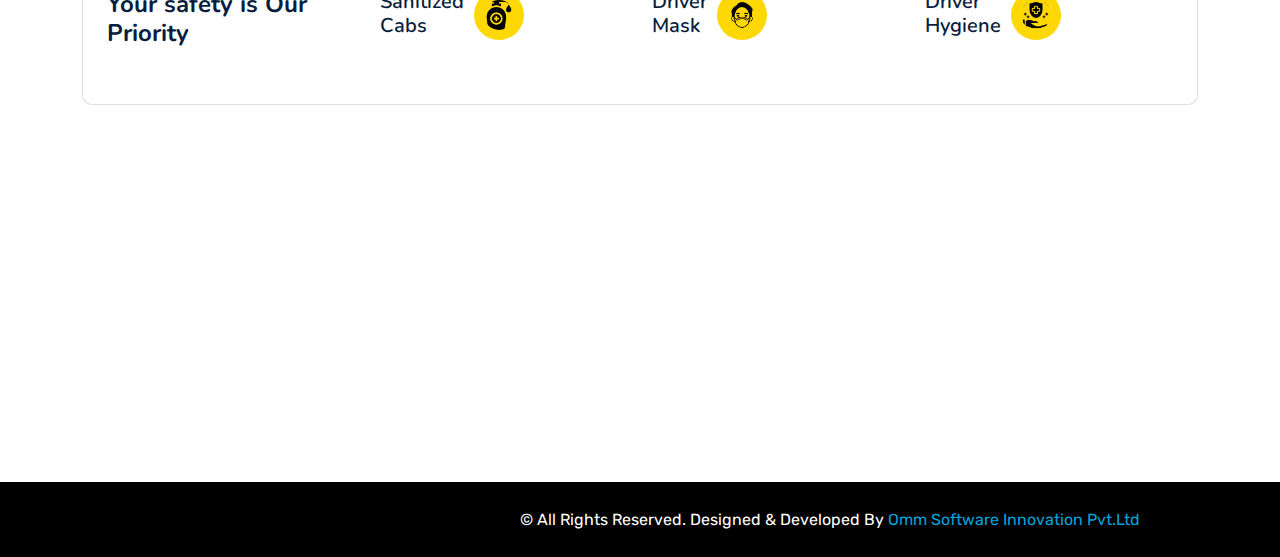
<file: modify.html>
<!DOCTYPE html>
<html lang="en">
  <head>
    <meta charset="utf-8" />
    <title>Saavn Cab</title>
    <meta content="width=device-width, initial-scale=1.0" name="viewport" />
    <meta content="Free HTML Templates" name="keywords" />
    <meta content="Free HTML Templates" name="description" />

    <!-- Favicon -->
    <link href="./img/Logo.png" rel="icon" />
    <!-- font awesome -->
    <link
      rel="stylesheet"
      href="https://cdnjs.cloudflare.com/ajax/libs/font-awesome/6.2.1/css/all.min.css"
      integrity="sha512-MV7K8+y+gLIBoVD59lQIYicR65iaqukzvf/nwasF0nqhPay5w/9lJmVM2hMDcnK1OnMGCdVK+iQrJ7lzPJQd1w=="
      crossorigin="anonymous"
      referrerpolicy="no-referrer"
    />
    <!-- Google Web Fonts -->
    <link rel="preconnect" href="https://fonts.googleapis.com" />
    <link rel="preconnect" href="https://fonts.gstatic.com" crossorigin />
    <link
      href="https://fonts.googleapis.com/css2?family=Nunito:wght@400;600;700;800&family=Rubik:wght@400;500;600;700&display=swap"
      rel="stylesheet"
    />

    <!-- Icon Font Stylesheet -->
    <link
      href="https://cdnjs.cloudflare.com/ajax/libs/font-awesome/5.10.0/css/all.min.css"
      rel="stylesheet"
    />
    <link
      href="https://cdn.jsdelivr.net/npm/bootstrap-icons@1.4.1/font/bootstrap-icons.css"
      rel="stylesheet"
    />

    <!-- Libraries Stylesheet -->
    <link href="lib/owlcarousel/assets/owl.carousel.min.css" rel="stylesheet" />
    <link href="lib/animate/animate.min.css" rel="stylesheet" />

    <!-- Customized Bootstrap Stylesheet -->
    <link href="css/bootstrap.min.css" rel="stylesheet" />

    <!-- Template Stylesheet -->
    <link href="css/style.css" rel="stylesheet" />
    <link rel="stylesheet" href="./css/responsive.css" />
  </head>

  <body>
    <!-- Spinner Start -->
    <div
      id="spinner"
      class="show bg-white position-fixed translate-middle w-100 vh-100 top-50 start-50 d-flex align-items-center justify-content-center"
    >
      <div class="spinner">
        <img src="./img/Logo.png" alt="" srcset="" />
      </div>
    </div>
    <!-- Spinner End -->

    <!-- Navbar & Carousel Start -->
    <div class="container-fluid position-relative p-0">
      <nav class="navbar navbar-expand-lg navbar-dark px-5 py-3 py-lg-0">
        <a href="l" class="navbar-brand p-0">
          <div class="d-flex justify-content-center align-items-center">
            <img src="./img/Logo.png" alt="" srcset="" />
            <h1 class="m-0 text-warning">
              Saavn<span class="text-white">Cab</span>
            </h1>
          </div>
        </a>
        <button
          class="navbar-toggler"
          type="button"
          data-bs-toggle="collapse"
          data-bs-target="#navbarCollapse"
        >
          <span class="fa fa-bars"></span>
        </button>
        <div class="collapse navbar-collapse" id="navbarCollapse">
          <div class="navbar-nav ms-auto py-0">
            <a href="index.html" class="nav-item nav-link active">Home</a>
            <a href="" class="nav-item nav-link">About</a>
            <a href="" class="nav-item nav-link">FAQ</a>
            <a href="" class="nav-item nav-link">Services</a>
          </div>

          <a href="" class="btn btn-warning py-2 px-4 ms-3">Book Online</a>
          <butaton
            type="button"
            class="btn text-white ms-3"
            data-bs-toggle="modal"
            data-bs-target="#searchModal"
            ><i class="fa fa-search"></i
          ></butaton>
        </div>
      </nav>

      <div
        id="header-carousel"
        class="carousel slide carousel-fade"
        data-bs-ride="carousel"
      >
        <div class="carousel-inner">
          <div class="carousel-item active">
            <img class="w-100" src="img/bg-1.jpg" alt="Image" />
            <div
              class="carousel-caption d-flex flex-column align-items-center justify-content-center"
            >
              <div class="p-3" style="max-width: 900px">
                <h2 class="display-5 text-white mb-md-4 animated zoomIn">
                  <span class="text-warning">Dave’s </span>Shuttle and
                  Transportation
                </h2>
                <p>Taxi service in Brandon & Tampa. FI</p>
                <a
                  href=""
                  class="btn btn-primary py-md-3 px-md-5 me-3 animated slideInLeft"
                  >Read More</a
                >
              </div>
            </div>
          </div>
        </div>
      </div>
    </div>
    <!-- Navbar & Carousel End -->

    <!-- Full Screen Search Start -->
    <div class="modal fade" id="searchModal" tabindex="-1">
      <div class="modal-dialog modal-fullscreen">
        <div class="modal-content" style="background: rgba(9, 30, 62, 0.7)">
          <div class="modal-header border-0">
            <button
              type="button"
              class="btn bg-white btn-close"
              data-bs-dismiss="modal"
              aria-label="Close"
            ></button>
          </div>
          <div
            class="modal-body d-flex align-items-center justify-content-center"
          >
            <div class="input-group" style="max-width: 600px">
              <input
                type="text"
                class="form-control bg-transparent border-primary p-3"
                placeholder="Type search keyword"
              />
              <button class="btn btn-primary px-4">
                <i class="bi bi-search"></i>
              </button>
            </div>
          </div>
        </div>
      </div>
    </div>
    <!-- Full Screen Search End -->

    <!-- car cards start -->
    <div class="container">
      <div class="top-locations-toggle mt-5">
        <button type="button" class="btn btn-warning">Mumbai,Andheri</button>
        &nbsp; <i class="fa-solid fa-arrow-right"></i> &nbsp;
        <button type="button" class="btn btn-warning">Mumbai,Andheri</button>
      </div>
      <div class="row">
        <div class="col-md-12 mt-3">
          <div class="card" style="background-color: #dddd">
            <div class="row">
              <div class="col-md-6">
                <div class="calendar-wrapper">
                  <button id="btnPrev" type="button">Prev</button>
                  <button id="btnNext" type="button">Next</button>
                  <div id="divCal"></div>
                </div>
              </div>
              <div class="col-md-6 px-5 py-3">
                <h5>Departure</h5>
                <div class="row">
                  <div class="col-md-6">
                    <h4>
                      <script>
                        document.write(new Date().toLocaleString());
                      </script>
                    </h4>
                  </div>
                  <div class="col-md-6">
                    <i class="fa-solid fa-pen-to-square"></i>
                    <a href="">Book round trip for maximum Savings</a>
                  </div>
                </div>

                <div>
                  <button type="button" class="btn btn-warning">AM</button>

                  <button type="button" class="btn btn-light mx-4">PM</button>
                </div>
              </div>
            </div>
          </div>
        </div>
      </div>
      <div class="location-cards mt-3">
        <div class="card p-4 location-cards">
          <div class="row">
            <div class="col-md-3 col-12 pb-4">
              <h4>Your safety is Our Priority</h4>
            </div>
            <div class="col-md-3 col-6 pb-4">
              <div class="book-first-card">
                <h5>
                  Sanitized <br />
                  Cabs
                </h5>
                <img src="./img/hand-sanitizer 1.png" alt="" srcset="" />
              </div>
            </div>
            <div class="col-md-3 col-6 pb-4">
              <div class="book-first-card">
                <h5>
                  Driver <br />
                  Mask
                </h5>
                <img src="./img/mask 1.png" alt="" srcset="" />
              </div>
            </div>
            <div class="col-md-3 col-6">
              <div class="book-first-card">
                <h5>
                  Driver <br />
                  Hygiene
                </h5>
                <img src="./img/safe 1.png" alt="" srcset="" />
              </div>
            </div>
          </div>
        </div>
      </div>
    </div>
    <!-- car cards end -->

    <!-- Footer Start -->
    <div
      class="container-fluid bg-warning text-light mt-5 wow"
      data-wow-delay="0.1s"
    >
      <div class="container">
        <div class="row gx-5">
          <div class="col-lg-4 col-md-6 footer-about">
            <div
              class="d-flex flex-column align-items-center justify-content-center text-center h-100 bg-primary p-4"
            >
              <a href="index.html" class="navbar-brand">
                <div class="d-flex justify-content-center align-items-center">
                  <img src="./img/Logo.png" alt="" srcset="" />
                  <h1 class="m-0 text-warning">
                    Saavn<span class="text-white">Cab</span>
                  </h1>
                </div>
              </a>
              <p class="mt-3 mb-4">
                Lorem diam sit erat dolor elitr et, diam lorem justo amet clita
                stet eos sit. Elitr dolor duo lorem, elitr clita ipsum sea. Diam
                amet erat lorem stet eos. Diam amet et kasd eos duo.
              </p>
              <form action="">
                <div class="input-group">
                  <input
                    type="text"
                    class="form-control border-white p-3"
                    placeholder="Your Email"
                  />
                  <button class="btn btn-dark">
                    <i class="fa-solid fa-share"></i>
                  </button>
                </div>
              </form>
            </div>
          </div>
          <div class="col-lg-8 col-md-6">
            <div class="row gx-5">
              <div class="col-lg-4 col-md-12 pt-5 mb-5 text-dark">
                <div class="section-title-sm position-relative pb-2 mb-2">
                  <h3 class="text-black mb-0">Get In Touch</h3>
                </div>
                <div class="d-flex mb-2">
                  <i class="bi bi-geo-alt text-primary me-2"></i>
                  <p class="mb-0">Brooklyn, New York, United States</p>
                </div>
                <div class="d-flex mb-2">
                  <i class="bi bi-envelope-open text-primary me-2"></i>
                  <p class="mb-0">example@example.com</p>
                </div>
                <div class="d-flex mb-2">
                  <i class="bi bi-telephone text-primary me-2"></i>
                  <p class="mb-0">+0123-456789</p>
                </div>
                <div class="d-flex mt-4">
                  <a class="btn btn-dark btn-square me-2" href="#"
                    ><i class="fab fa-twitter fw-normal"></i
                  ></a>
                  <a class="btn btn-dark btn-square me-2" href="#"
                    ><i class="fab fa-facebook-f fw-normal"></i
                  ></a>
                  <a class="btn btn-dark btn-square me-2" href="#"
                    ><i class="fab fa-linkedin-in fw-normal"></i
                  ></a>
                  <a class="btn btn-dark btn-square" href="#"
                    ><i class="fab fa-instagram fw-normal"></i
                  ></a>
                </div>
              </div>
              <div class="col-lg-4 col-md-12 pt-0 pt-lg-5 mb-5 text-dark">
                <div class="section-title-sm position-relative pb-2 mb-2">
                  <h3 class="text-dark mb-0">Company</h3>
                </div>
                <div
                  class="link-animated d-flex flex-column justify-content-start text-dark"
                >
                  <a class="text-dark mb-2" href="#"
                    ><i class="bi bi-arrow-right text-primary me-2"></i>Home</a
                  >
                  <a class="text-dark mb-2" href="#"
                    ><i class="bi bi-arrow-right text-primary me-2"></i>About
                    Us</a
                  >

                  <a class="text-dark mb-2" href="#"
                    ><i class="bi bi-arrow-right text-primary me-2"></i>Latest
                    Blog</a
                  >
                  <a class="text-dark mb-2" href="#"
                    ><i class="bi bi-arrow-right text-primary me-2"></i>All
                    Properties
                  </a>
                  <a class="text-dark mb-2" href="#"
                    ><i class="bi bi-arrow-right text-primary me-2"></i
                    >Locations Maps
                  </a>
                  <a class="text-dark" href="#"
                    ><i class="bi bi-arrow-right text-primary me-2"></i>Contact
                    Us</a
                  >
                </div>
              </div>
              <div class="col-lg-4 col-md-12 pt-0 pt-lg-5 mb-5">
                <div class="section-title-sm position-relative pb-2 mb-2">
                  <h3 class="text-dark mb-0">Legal</h3>
                </div>
                <div
                  class="link-animated d-flex flex-column justify-content-start"
                >
                  <a class="text-dark mb-2" href="#"
                    ><i class="bi bi-arrow-right text-primary me-2"></i>Privacy
                    & Policy</a
                  >
                  <a class="text-dark mb-2" href="#"
                    ><i class="bi bi-arrow-right text-primary me-2"></i>Terms &
                    Condition
                  </a>
                  <a class="text-dark mb-2" href="#"
                    ><i class="bi bi-arrow-right text-primary me-2"></i>Risk
                    Disclosure</a
                  >
                  <a class="text-dark mb-2" href="#"
                    ><i class="bi bi-arrow-right text-primary me-2"></i>FAQ
                  </a>
                </div>
              </div>
            </div>
          </div>
        </div>
      </div>
    </div>
    <div class="container-fluid text-white" style="background: #000">
      <div class="container text-center">
        <div class="row justify-content-end">
          <div class="col-lg-8 col-md-6">
            <div
              class="d-flex align-items-center justify-content-center"
              style="height: 75px"
            >
              <p class="mb-0">
                &copy; All Rights Reserved. Designed & Developed By
                <a href="">Omm Software Innovation Pvt.Ltd</a>
              </p>
            </div>
          </div>
        </div>
      </div>
    </div>
    <!-- Footer End -->

    <!-- Back to Top -->
    <a href="#" class="btn btn-lg btn-warning btn-lg-square rounded back-to-top"
      ><i class="bi bi-arrow-up"></i
    ></a>

    <!-- JavaScript Libraries -->
    <script src="https://code.jquery.com/jquery-3.4.1.min.js"></script>
    <script src="https://cdn.jsdelivr.net/npm/bootstrap@5.0.0/dist/js/bootstrap.bundle.min.js"></script>
    <script src="lib/wow/wow.min.js"></script>
    <script src="lib/easing/easing.min.js"></script>
    <script src="lib/waypoints/waypoints.min.js"></script>
    <script src="lib/counterup/counterup.min.js"></script>
    <script src="lib/owlcarousel/owl.carousel.min.js"></script>

    <!-- Template Javascript -->
    <script src="js/main.js"></script>
  </body>
</html>
</file>
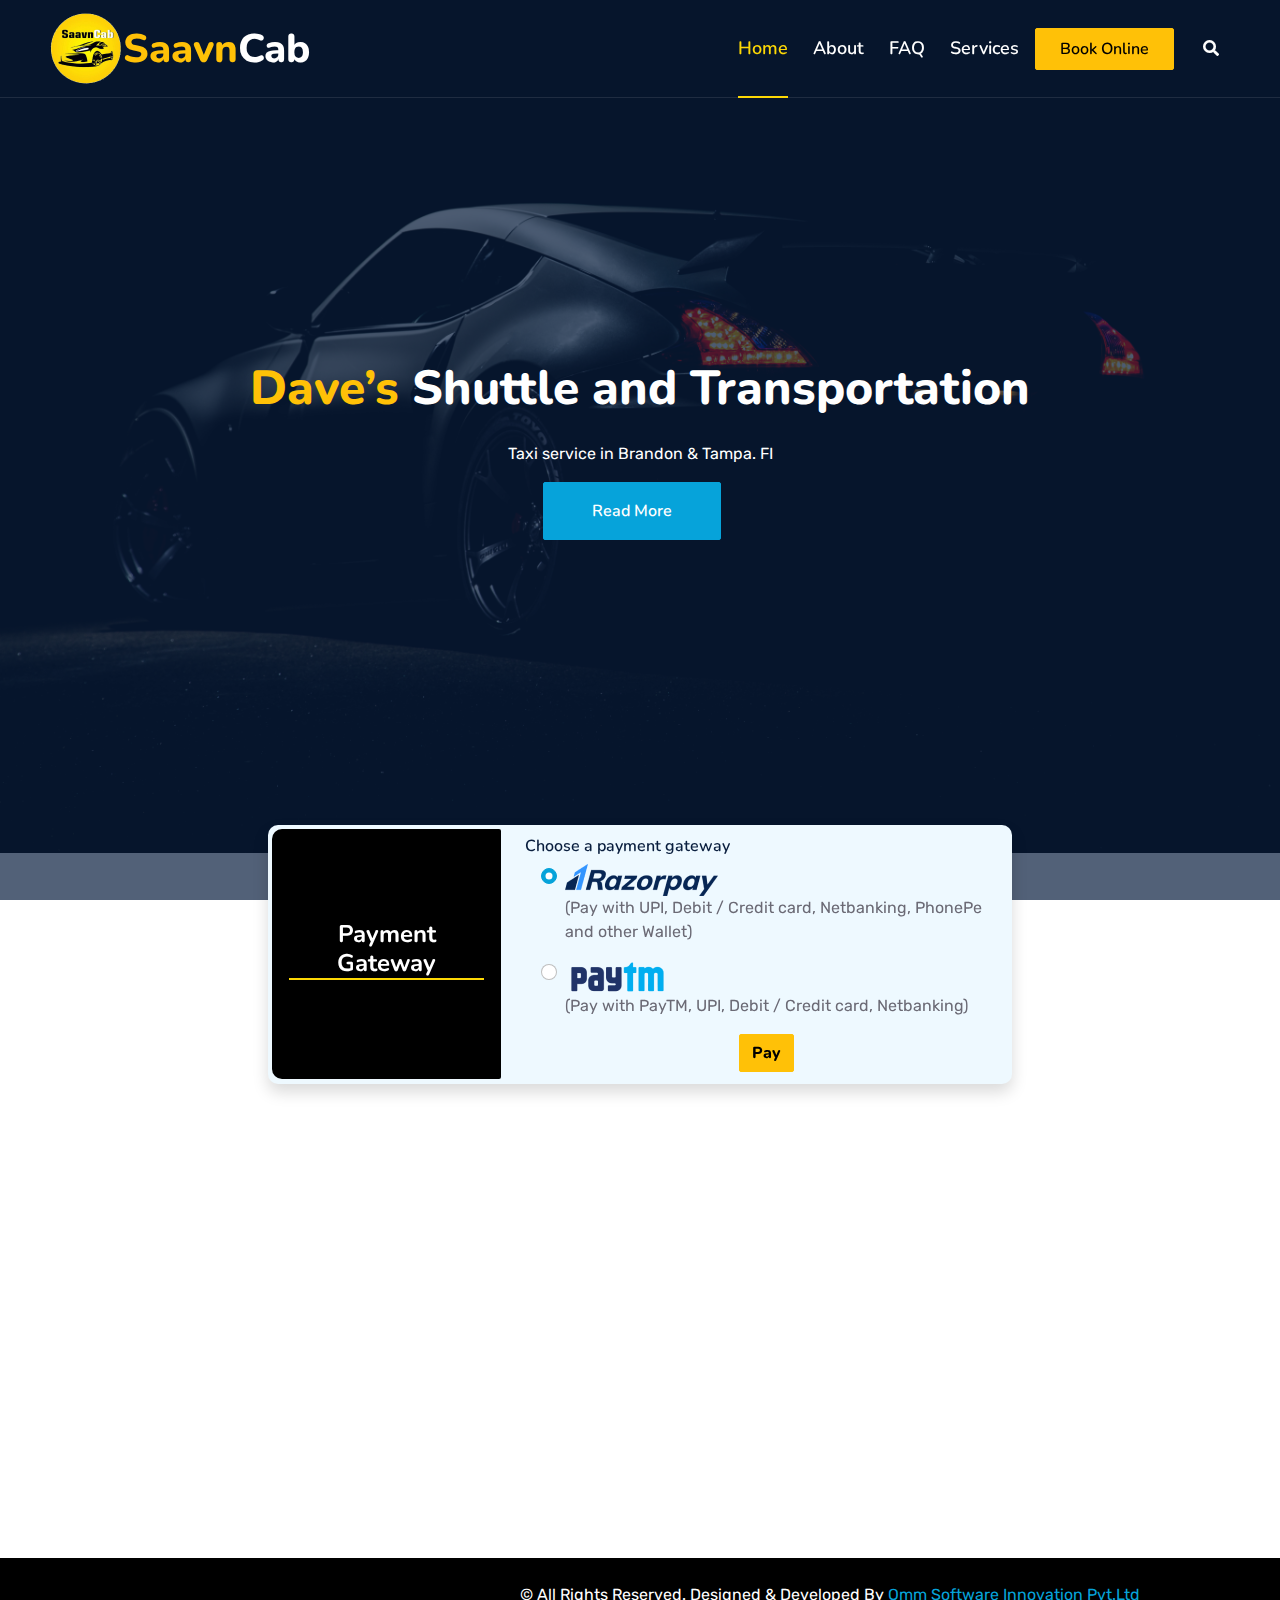
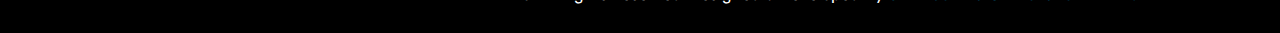
<file: payment.html>
<!DOCTYPE html>
<html lang="en">
  <head>
    <meta charset="utf-8" />
    <title>Saavn Cab</title>
    <meta content="width=device-width, initial-scale=1.0" name="viewport" />
    <meta content="Free HTML Templates" name="keywords" />
    <meta content="Free HTML Templates" name="description" />

    <!-- Favicon -->
    <link href="./img/Logo.png" rel="icon" />
    <!-- font awesome -->
    <link
      rel="stylesheet"
      href="https://cdnjs.cloudflare.com/ajax/libs/font-awesome/6.2.1/css/all.min.css"
      integrity="sha512-MV7K8+y+gLIBoVD59lQIYicR65iaqukzvf/nwasF0nqhPay5w/9lJmVM2hMDcnK1OnMGCdVK+iQrJ7lzPJQd1w=="
      crossorigin="anonymous"
      referrerpolicy="no-referrer"
    />
    <!-- Google Web Fonts -->
    <link rel="preconnect" href="https://fonts.googleapis.com" />
    <link rel="preconnect" href="https://fonts.gstatic.com" crossorigin />
    <link
      href="https://fonts.googleapis.com/css2?family=Nunito:wght@400;600;700;800&family=Rubik:wght@400;500;600;700&display=swap"
      rel="stylesheet"
    />

    <!-- Icon Font Stylesheet -->
    <link
      href="https://cdnjs.cloudflare.com/ajax/libs/font-awesome/5.10.0/css/all.min.css"
      rel="stylesheet"
    />
    <link
      href="https://cdn.jsdelivr.net/npm/bootstrap-icons@1.4.1/font/bootstrap-icons.css"
      rel="stylesheet"
    />

    <!-- Libraries Stylesheet -->
    <link href="lib/owlcarousel/assets/owl.carousel.min.css" rel="stylesheet" />
    <link href="lib/animate/animate.min.css" rel="stylesheet" />

    <!-- Customized Bootstrap Stylesheet -->
    <link href="css/bootstrap.min.css" rel="stylesheet" />

    <!-- Template Stylesheet -->
    <link href="css/style.css" rel="stylesheet" />
    <link rel="stylesheet" href="./css/responsive.css" />
  </head>

  <body>
    <!-- Spinner Start -->
    <div
      id="spinner"
      class="show bg-white position-fixed translate-middle w-100 vh-100 top-50 start-50 d-flex align-items-center justify-content-center"
    >
      <div class="spinner">
        <img src="./img/Logo.png" alt="" srcset="" />
      </div>
    </div>
    <!-- Spinner End -->

    <!-- Navbar & Carousel Start -->
    <div class="container-fluid position-relative p-0">
      <nav class="navbar navbar-expand-lg navbar-dark px-5 py-3 py-lg-0">
        <a href="l" class="navbar-brand p-0">
          <div class="d-flex justify-content-center align-items-center">
            <img src="./img/Logo.png" alt="" srcset="" />
            <h1 class="m-0 text-warning">
              Saavn<span class="text-white">Cab</span>
            </h1>
          </div>
        </a>
        <button
          class="navbar-toggler"
          type="button"
          data-bs-toggle="collapse"
          data-bs-target="#navbarCollapse"
        >
          <span class="fa fa-bars"></span>
        </button>
        <div class="collapse navbar-collapse" id="navbarCollapse">
          <div class="navbar-nav ms-auto py-0">
            <a href="index.html" class="nav-item nav-link active">Home</a>
            <a href="" class="nav-item nav-link">About</a>
            <a href="" class="nav-item nav-link">FAQ</a>
            <a href="" class="nav-item nav-link">Services</a>
          </div>

          <a href="" class="btn btn-warning py-2 px-4 ms-3">Book Online</a>
          <butaton
            type="button"
            class="btn text-white ms-3"
            data-bs-toggle="modal"
            data-bs-target="#searchModal"
            ><i class="fa fa-search"></i
          ></butaton>
        </div>
      </nav>

      <div
        id="header-carousel"
        class="carousel slide carousel-fade"
        data-bs-ride="carousel"
      >
        <div class="carousel-inner">
          <div class="carousel-item active">
            <img class="w-100" src="img/bg-1.jpg" alt="Image" />
            <div
              class="carousel-caption d-flex flex-column align-items-center justify-content-center"
            >
              <div class="p-3" style="max-width: 900px">
                <h2 class="display-5 text-white mb-md-4 animated zoomIn">
                  <span class="text-warning">Dave’s </span>Shuttle and
                  Transportation
                </h2>
                <p>Taxi service in Brandon & Tampa. FI</p>
                <a
                  href=""
                  class="btn btn-primary py-md-3 px-md-5 me-3 animated slideInLeft"
                  >Read More</a
                >
              </div>
            </div>
          </div>
        </div>
      </div>
    </div>
    <!-- Navbar & Carousel End -->

    <!-- Full Screen Search Start -->
    <div class="modal fade" id="searchModal" tabindex="-1">
      <div class="modal-dialog modal-fullscreen">
        <div class="modal-content" style="background: rgba(9, 30, 62, 0.7)">
          <div class="modal-header border-0">
            <button
              type="button"
              class="btn bg-white btn-close"
              data-bs-dismiss="modal"
              aria-label="Close"
            ></button>
          </div>
          <div
            class="modal-body d-flex align-items-center justify-content-center"
          >
            <div class="input-group" style="max-width: 600px">
              <input
                type="text"
                class="form-control bg-transparent border-primary p-3"
                placeholder="Type search keyword"
              />
              <button class="btn btn-primary px-4">
                <i class="bi bi-search"></i>
              </button>
            </div>
          </div>
        </div>
      </div>
    </div>
    <!-- Full Screen Search End -->

    <!-- Facts Start -->
    <div class="container-fluid facts py-5 pt-lg-0">
      <div class="container py-5 pt-lg-0">
        <div class="row gx-0">
          <div class="col-lg-8 offset-lg-2 zoomIn" data-wow-delay="0.3s">
            <div
              class="bg-light shadow p-1"
              style="height: auto; border-radius: 10px"
            >
              <div class="row">
                <div class="col-md-4">
                  <div class="card payment-card">
                    <div class="card-body payment-card-body">
                      <h4 class="text-white payment-card-header">
                        Payment Gateway
                      </h4>
                    </div>
                  </div>
                </div>
                <div class="col-md-8 py-2">
                  <h6>Choose a payment gateway</h6>
                  <div class="form-check mx-3">
                    <input
                      class="form-check-input"
                      type="radio"
                      name="flexRadioDefault"
                      id="flexRadioDefault2"
                      checked
                    />
                    <label class="form-check-label" for="flexRadioDefault2">
                      <img
                        src="./img/Razorpay_logo 1.png"
                        alt=""
                        srcset=""
                        class="img-fluid"
                        checked
                        onclick="location.href='razorpay.html'"
                      />
                    </label>
                    <p>
                      (Pay with UPI, Debit / Credit card, Netbanking, PhonePe
                      and other Wallet)
                    </p>
                  </div>

                  <div class="form-check mx-3">
                    <input
                      class="form-check-input"
                      type="radio"
                      name="flexRadioDefault"
                      id="flexRadioDefault2"
                      onclick="location.href='paytm.html'"
                    />
                    <label class="form-check-label" for="flexRadioDefault2">
                      <img
                        src="./img/Paytm_Logo 1.png"
                        alt=""
                        srcset=""
                        class="img-fluid"
                      />
                    </label>
                    <p>
                      (Pay with PayTM, UPI, Debit / Credit card, Netbanking)
                    </p>
                  </div>
                  <div class="text-center">
                    <a href="razorpay.html">
                      <button type="button" class="btn btn-warning fw-bold">
                        Pay
                      </button></a
                    >
                  </div>
                </div>
              </div>
            </div>
          </div>
        </div>
      </div>
    </div>
    <!-- Facts Start -->

    <!-- Footer Start -->
    <div
      class="container-fluid bg-warning text-light mt-5 wow"
      data-wow-delay="0.1s"
    >
      <div class="container">
        <div class="row gx-5">
          <div class="col-lg-4 col-md-6 footer-about">
            <div
              class="d-flex flex-column align-items-center justify-content-center text-center h-100 bg-primary p-4"
            >
              <a href="index.html" class="navbar-brand">
                <div class="d-flex justify-content-center align-items-center">
                  <img src="./img/Logo.png" alt="" srcset="" />
                  <h1 class="m-0 text-warning">
                    Saavn<span class="text-white">Cab</span>
                  </h1>
                </div>
              </a>
              <p class="mt-3 mb-4">
                Lorem diam sit erat dolor elitr et, diam lorem justo amet clita
                stet eos sit. Elitr dolor duo lorem, elitr clita ipsum sea. Diam
                amet erat lorem stet eos. Diam amet et kasd eos duo.
              </p>
              <form action="">
                <div class="input-group">
                  <input
                    type="text"
                    class="form-control border-white p-3"
                    placeholder="Your Email"
                  />
                  <button class="btn btn-dark">
                    <i class="fa-solid fa-share"></i>
                  </button>
                </div>
              </form>
            </div>
          </div>
          <div class="col-lg-8 col-md-6">
            <div class="row gx-5">
              <div class="col-lg-4 col-md-12 pt-5 mb-5 text-dark">
                <div class="section-title-sm position-relative pb-2 mb-2">
                  <h3 class="text-black mb-0">Get In Touch</h3>
                </div>
                <div class="d-flex mb-2">
                  <i class="bi bi-geo-alt text-primary me-2"></i>
                  <p class="mb-0">Brooklyn, New York, United States</p>
                </div>
                <div class="d-flex mb-2">
                  <i class="bi bi-envelope-open text-primary me-2"></i>
                  <p class="mb-0">example@example.com</p>
                </div>
                <div class="d-flex mb-2">
                  <i class="bi bi-telephone text-primary me-2"></i>
                  <p class="mb-0">+0123-456789</p>
                </div>
                <div class="d-flex mt-4">
                  <a class="btn btn-dark btn-square me-2" href="#"
                    ><i class="fab fa-twitter fw-normal"></i
                  ></a>
                  <a class="btn btn-dark btn-square me-2" href="#"
                    ><i class="fab fa-facebook-f fw-normal"></i
                  ></a>
                  <a class="btn btn-dark btn-square me-2" href="#"
                    ><i class="fab fa-linkedin-in fw-normal"></i
                  ></a>
                  <a class="btn btn-dark btn-square" href="#"
                    ><i class="fab fa-instagram fw-normal"></i
                  ></a>
                </div>
              </div>
              <div class="col-lg-4 col-md-12 pt-0 pt-lg-5 mb-5 text-dark">
                <div class="section-title-sm position-relative pb-2 mb-2">
                  <h3 class="text-dark mb-0">Company</h3>
                </div>
                <div
                  class="link-animated d-flex flex-column justify-content-start text-dark"
                >
                  <a class="text-dark mb-2" href="#"
                    ><i class="bi bi-arrow-right text-primary me-2"></i>Home</a
                  >
                  <a class="text-dark mb-2" href="#"
                    ><i class="bi bi-arrow-right text-primary me-2"></i>About
                    Us</a
                  >

                  <a class="text-dark mb-2" href="#"
                    ><i class="bi bi-arrow-right text-primary me-2"></i>Latest
                    Blog</a
                  >
                  <a class="text-dark mb-2" href="#"
                    ><i class="bi bi-arrow-right text-primary me-2"></i>All
                    Properties
                  </a>
                  <a class="text-dark mb-2" href="#"
                    ><i class="bi bi-arrow-right text-primary me-2"></i
                    >Locations Maps
                  </a>
                  <a class="text-dark" href="#"
                    ><i class="bi bi-arrow-right text-primary me-2"></i>Contact
                    Us</a
                  >
                </div>
              </div>
              <div class="col-lg-4 col-md-12 pt-0 pt-lg-5 mb-5">
                <div class="section-title-sm position-relative pb-2 mb-2">
                  <h3 class="text-dark mb-0">Legal</h3>
                </div>
                <div
                  class="link-animated d-flex flex-column justify-content-start"
                >
                  <a class="text-dark mb-2" href="#"
                    ><i class="bi bi-arrow-right text-primary me-2"></i>Privacy
                    & Policy</a
                  >
                  <a class="text-dark mb-2" href="#"
                    ><i class="bi bi-arrow-right text-primary me-2"></i>Terms &
                    Condition
                  </a>
                  <a class="text-dark mb-2" href="#"
                    ><i class="bi bi-arrow-right text-primary me-2"></i>Risk
                    Disclosure</a
                  >
                  <a class="text-dark mb-2" href="#"
                    ><i class="bi bi-arrow-right text-primary me-2"></i>FAQ
                  </a>
                </div>
              </div>
            </div>
          </div>
        </div>
      </div>
    </div>
    <div class="container-fluid text-white" style="background: #000">
      <div class="container text-center">
        <div class="row justify-content-end">
          <div class="col-lg-8 col-md-6">
            <div
              class="d-flex align-items-center justify-content-center"
              style="height: 75px"
            >
              <p class="mb-0">
                &copy; All Rights Reserved. Designed & Developed By
                <a href="">Omm Software Innovation Pvt.Ltd</a>
              </p>
            </div>
          </div>
        </div>
      </div>
    </div>
    <!-- Footer End -->

    <!-- Back to Top -->
    <a href="#" class="btn btn-lg btn-warning btn-lg-square rounded back-to-top"
      ><i class="bi bi-arrow-up"></i
    ></a>

    <!-- JavaScript Libraries -->
    <script src="https://code.jquery.com/jquery-3.4.1.min.js"></script>
    <script src="https://cdn.jsdelivr.net/npm/bootstrap@5.0.0/dist/js/bootstrap.bundle.min.js"></script>
    <script src="lib/wow/wow.min.js"></script>
    <script src="lib/easing/easing.min.js"></script>
    <script src="lib/waypoints/waypoints.min.js"></script>
    <script src="lib/counterup/counterup.min.js"></script>
    <script src="lib/owlcarousel/owl.carousel.min.js"></script>

    <!-- Template Javascript -->
    <script src="js/main.js"></script>
  </body>
</html>
</file>
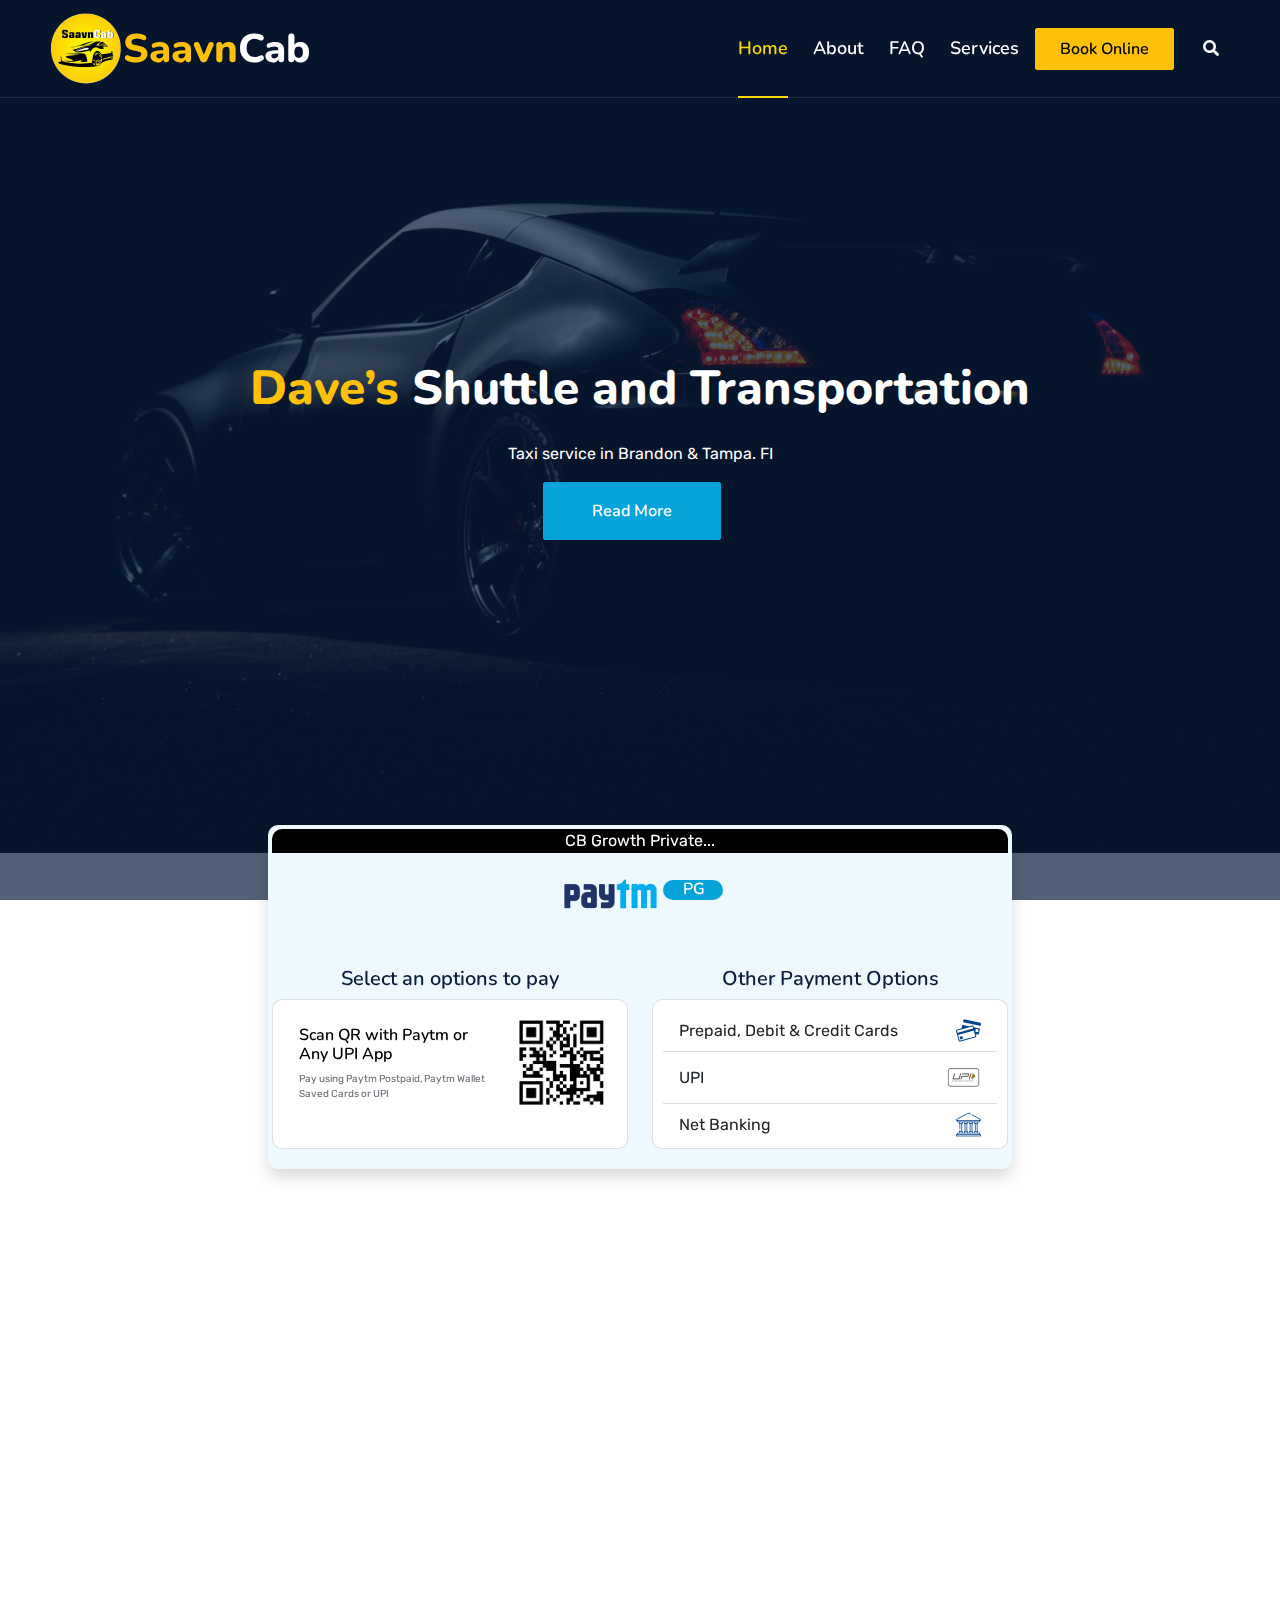
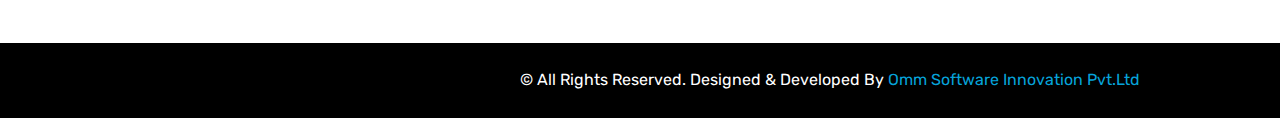
<file: paytm.html>
<!DOCTYPE html>
<html lang="en">
  <head>
    <meta charset="utf-8" />
    <title>Saavn Cab</title>
    <meta content="width=device-width, initial-scale=1.0" name="viewport" />
    <meta content="Free HTML Templates" name="keywords" />
    <meta content="Free HTML Templates" name="description" />

    <!-- Favicon -->
    <link href="./img/Logo.png" rel="icon" />
    <!-- font awesome -->
    <link
      rel="stylesheet"
      href="https://cdnjs.cloudflare.com/ajax/libs/font-awesome/6.2.1/css/all.min.css"
      integrity="sha512-MV7K8+y+gLIBoVD59lQIYicR65iaqukzvf/nwasF0nqhPay5w/9lJmVM2hMDcnK1OnMGCdVK+iQrJ7lzPJQd1w=="
      crossorigin="anonymous"
      referrerpolicy="no-referrer"
    />
    <!-- Google Web Fonts -->
    <link rel="preconnect" href="https://fonts.googleapis.com" />
    <link rel="preconnect" href="https://fonts.gstatic.com" crossorigin />
    <link
      href="https://fonts.googleapis.com/css2?family=Nunito:wght@400;600;700;800&family=Rubik:wght@400;500;600;700&display=swap"
      rel="stylesheet"
    />

    <!-- Icon Font Stylesheet -->
    <link
      href="https://cdnjs.cloudflare.com/ajax/libs/font-awesome/5.10.0/css/all.min.css"
      rel="stylesheet"
    />
    <link
      href="https://cdn.jsdelivr.net/npm/bootstrap-icons@1.4.1/font/bootstrap-icons.css"
      rel="stylesheet"
    />

    <!-- Libraries Stylesheet -->
    <link href="lib/owlcarousel/assets/owl.carousel.min.css" rel="stylesheet" />
    <link href="lib/animate/animate.min.css" rel="stylesheet" />

    <!-- Customized Bootstrap Stylesheet -->
    <link href="css/bootstrap.min.css" rel="stylesheet" />

    <!-- Template Stylesheet -->
    <link href="css/style.css" rel="stylesheet" />
    <link rel="stylesheet" href="./css/responsive.css" />
  </head>

  <body>
    <!-- Spinner Start -->
    <div
      id="spinner"
      class="show bg-white position-fixed translate-middle w-100 vh-100 top-50 start-50 d-flex align-items-center justify-content-center"
    >
      <div class="spinner">
        <img src="./img/Logo.png" alt="" srcset="" />
      </div>
    </div>
    <!-- Spinner End -->

    <!-- Navbar & Carousel Start -->
    <div class="container-fluid position-relative p-0">
      <nav class="navbar navbar-expand-lg navbar-dark px-5 py-3 py-lg-0">
        <a href="l" class="navbar-brand p-0">
          <div class="d-flex justify-content-center align-items-center">
            <img src="./img/Logo.png" alt="" srcset="" />
            <h1 class="m-0 text-warning">
              Saavn<span class="text-white">Cab</span>
            </h1>
          </div>
        </a>
        <button
          class="navbar-toggler"
          type="button"
          data-bs-toggle="collapse"
          data-bs-target="#navbarCollapse"
        >
          <span class="fa fa-bars"></span>
        </button>
        <div class="collapse navbar-collapse" id="navbarCollapse">
          <div class="navbar-nav ms-auto py-0">
            <a href="index.html" class="nav-item nav-link active">Home</a>
            <a href="" class="nav-item nav-link">About</a>
            <a href="" class="nav-item nav-link">FAQ</a>
            <a href="" class="nav-item nav-link">Services</a>
          </div>

          <a href="" class="btn btn-warning py-2 px-4 ms-3">Book Online</a>
          <butaton
            type="button"
            class="btn text-white ms-3"
            data-bs-toggle="modal"
            data-bs-target="#searchModal"
            ><i class="fa fa-search"></i
          ></butaton>
        </div>
      </nav>

      <div
        id="header-carousel"
        class="carousel slide carousel-fade"
        data-bs-ride="carousel"
      >
        <div class="carousel-inner">
          <div class="carousel-item active">
            <img class="w-100" src="img/bg-1.jpg" alt="Image" />
            <div
              class="carousel-caption d-flex flex-column align-items-center justify-content-center"
            >
              <div class="p-3" style="max-width: 900px">
                <h2 class="display-5 text-white mb-md-4 animated zoomIn">
                  <span class="text-warning">Dave’s </span>Shuttle and
                  Transportation
                </h2>
                <p>Taxi service in Brandon & Tampa. FI</p>
                <a
                  href=""
                  class="btn btn-primary py-md-3 px-md-5 me-3 animated slideInLeft"
                  >Read More</a
                >
              </div>
            </div>
          </div>
        </div>
      </div>
    </div>
    <!-- Navbar & Carousel End -->

    <!-- Full Screen Search Start -->
    <div class="modal fade" id="searchModal" tabindex="-1">
      <div class="modal-dialog modal-fullscreen">
        <div class="modal-content" style="background: rgba(9, 30, 62, 0.7)">
          <div class="modal-header border-0">
            <button
              type="button"
              class="btn bg-white btn-close"
              data-bs-dismiss="modal"
              aria-label="Close"
            ></button>
          </div>
          <div
            class="modal-body d-flex align-items-center justify-content-center"
          >
            <div class="input-group" style="max-width: 600px">
              <input
                type="text"
                class="form-control bg-transparent border-primary p-3"
                placeholder="Type search keyword"
              />
              <button class="btn btn-primary px-4">
                <i class="bi bi-search"></i>
              </button>
            </div>
          </div>
        </div>
      </div>
    </div>
    <!-- Full Screen Search End -->

    <!-- Facts Start -->
    <div class="container-fluid facts py-5 pt-lg-0">
      <div class="container py-5 pt-lg-0">
        <div class="row gx-0">
          <div class="col-lg-8 offset-lg-2 zoomIn" data-wow-delay="0.3s">
            <div
              class="bg-light shadow p-1"
              style="height: auto; border-radius: 10px"
            >
              <div
                class="text-white text-center"
                style="
                  background-color: #000;
                  border-top-left-radius: 10px;
                  border-top-right-radius: 10px;
                "
              >
                <p>CB Growth Private...</p>
              </div>
              <div class="text-center py-2 paytm-screen-info">
                <img
                  src="./img/Paytm_Logo 1.png"
                  alt=""
                  srcset=""
                  class="img-fluid"
                />
                <h6 class="bg-primary text-white">PG</h6>
              </div>

              <div class="row mt-5">
                <div class="col-md-6">
                  <h5 class="text-center">Select an options to pay</h5>
                  <div class="card mb-3 paytm-first-qr-card">
                    <div class="row g-0">
                      <div class="col-md-8">
                        <div class="card-body">
                          <h5 class="card-title">
                            Scan QR with Paytm or Any UPI App
                          </h5>
                          <p class="card-text">
                            Pay using Paytm Postpaid, Paytm Wallet Saved Cards
                            or UPI
                          </p>
                        </div>
                      </div>
                      <div class="col-md-4 text-center">
                        <img
                          src="./img/Qr Code.png"
                          class="img-fluid rounded-start"
                          alt="qr-code"
                        />
                      </div>
                    </div>
                  </div>
                </div>
                <div class="col-md-6">
                  <h5 class="text-center">Other Payment Options</h5>
                  <div class="card mb-3 paytm-first-qr-card">
                    <ul class="list-group list-group-flush">
                      <li class="list-group-item">
                        <!-- Button trigger modal -->
                        <a
                          type="button"
                          data-bs-toggle="modal"
                          data-bs-target="#exampleModal"
                        >
                          Prepaid, Debit & Credit Cards
                        </a>

                        <!-- Modal -->
                        <div
                          class="modal fade"
                          id="exampleModal"
                          tabindex="-1"
                          aria-labelledby="exampleModalLabel"
                          aria-hidden="true"
                        >
                          <div class="modal-dialog modal-dialog-centered">
                            <div class="modal-content">
                              <div class="modal-header">
                                <h5 class="modal-title" id="exampleModalLabel">
                                  Enter Debit or Credit Card details
                                </h5>
                                <button
                                  type="button"
                                  class="btn-close"
                                  data-bs-dismiss="modal"
                                  aria-label="Close"
                                ></button>
                              </div>
                              <div class="modal-body">
                                <div
                                  class="card paytm-payment-first-model mb-3"
                                >
                                  <div class="card-body">
                                    <div class="row">
                                      <div class="col-md-12 col-12 mb-3">
                                        <input
                                          type="text"
                                          placeholder="Card Number"
                                        />
                                      </div>
                                      <div class="col-md-6 col-6 mb-3">
                                        <input
                                          type="text"
                                          placeholder="Expiry / Validity"
                                        />
                                      </div>
                                      <div class="col-md-6 col-6 mb-3">
                                        <input type="text" placeholder="CVV" />
                                      </div>
                                    </div>
                                  </div>
                                </div>
                                <div class="mb-3 form-check mx-5">
                                  <input
                                    type="checkbox"
                                    class="form-check-input"
                                    id="exampleCheck1"
                                  />
                                  <label
                                    class="form-check-label text-primary"
                                    for="exampleCheck1 "
                                    >Save card as per latest RBI
                                    guideliners</label
                                  >
                                </div>
                                <div class="text-center">
                                  <a href="">
                                    <button
                                      type="button"
                                      class="btn btn-warning"
                                    >
                                      Pay ₹233
                                    </button>
                                  </a>
                                </div>
                              </div>
                            </div>
                          </div>
                        </div>

                        <img
                          src="./img/paytm/credit-cards-payment 1.png"
                          alt=""
                          srcset=""
                        />
                      </li>
                      <li class="list-group-item">
                        <!-- Button trigger modal -->
                        <a
                          type="button"
                          data-bs-target="#exampleModalToggle2"
                          data-bs-toggle="modal"
                          data-bs-dismiss="modal"
                        >
                          UPI
                        </a>

                        <!-- Modal -->
                        <div
                          class="modal fade"
                          id="exampleModalToggle2"
                          aria-hidden="true"
                          aria-labelledby="exampleModalToggleLabel2"
                          tabindex="-1"
                        >
                          <div class="modal-dialog modal-dialog-centered">
                            <div class="modal-content">
                              <div class="modal-header">
                                <h5 class="modal-title" id="exampleModalLabel">
                                  Enter UPI ID
                                </h5>
                                <button
                                  type="button"
                                  class="btn-close"
                                  data-bs-dismiss="modal"
                                  aria-label="Close"
                                ></button>
                              </div>
                              <div class="modal-body">
                                <div
                                  class="card paytm-payment-first-model mb-3"
                                >
                                  <div class="card-body">
                                    <div class="row">
                                      <div class="col-12 mb-3">
                                        <input
                                          type="text"
                                          placeholder="Enter VPA"
                                        />
                                      </div>
                                      <div class="col-12 mb-3">
                                        <input
                                          type="text"
                                          placeholder="Enter Mobile No / UPI Number"
                                        />
                                      </div>
                                    </div>
                                  </div>
                                </div>
                                <div class="mb-3 form-check mx-5">
                                  <input
                                    type="checkbox"
                                    class="form-check-input"
                                    id="exampleCheck1"
                                  />
                                  <label
                                    class="form-check-label text-primary"
                                    for="exampleCheck1 "
                                    >Save card as per latest RBI
                                    guideliners</label
                                  >
                                </div>
                                <div class="text-center">
                                  <a href="">
                                    <button
                                      type="button"
                                      class="btn btn-warning"
                                    >
                                      Pay ₹233
                                    </button>
                                  </a>
                                </div>
                              </div>
                            </div>
                          </div>
                        </div>

                        <img
                          src="./img/paytm/upi-icon-removebg-preview 1.png"
                          alt=""
                          srcset=""
                        />
                      </li>
                      <li class="list-group-item">
                        <!-- Button trigger modal -->
                        <a
                          type="button"
                          data-bs-target="#exampleModalToggle3"
                          data-bs-toggle="modal"
                          data-bs-dismiss="modal"
                        >
                          Net Banking
                        </a>

                        <!-- Modal -->
                        <div
                          class="modal fade"
                          id="exampleModalToggle3"
                          aria-hidden="true"
                          aria-labelledby="exampleModalToggleLabel3"
                          tabindex="-1"
                        >
                          <div class="modal-dialog modal-dialog-centered">
                            <div class="modal-content">
                              <div class="modal-header">
                                <h5 class="modal-title" id="exampleModalLabel">
                                  Select your Bank
                                </h5>
                                <button
                                  type="button"
                                  class="btn-close"
                                  data-bs-dismiss="modal"
                                  aria-label="Close"
                                ></button>
                              </div>
                              <div class="modal-body">
                                <div
                                  class="card paytm-payment-first-model mb-3"
                                >
                                  <div class="card-body">
                                    <div class="row">
                                      <div class="col-3 mb-5">
                                        <a href="">
                                          <img
                                            src="./img/bank/1.png"
                                            alt=""
                                            srcset=""
                                            class="img-fluid"
                                        /></a>
                                      </div>
                                      <div class="col-3 mb-5">
                                        <a href="">
                                          <img
                                            src="./img/bank/2.png"
                                            alt=""
                                            srcset=""
                                            class="img-fluid"
                                        /></a>
                                      </div>
                                      <div class="col-3 mb-5">
                                        <a href="">
                                          <img
                                            src="./img/bank/3.png"
                                            alt=""
                                            srcset=""
                                            class="img-fluid"
                                        /></a>
                                      </div>
                                      <div class="col-3 mb-5">
                                        <a href="">
                                          <img
                                            src="./img/bank/4.png"
                                            alt=""
                                            srcset=""
                                            class="img-fluid"
                                        /></a>
                                      </div>
                                      <div class="col-3 mb-5">
                                        <a href="">
                                          <img
                                            src="./img/bank/5.png"
                                            alt=""
                                            srcset=""
                                            class="img-fluid"
                                        /></a>
                                      </div>
                                      <div class="col-3 mb-5">
                                        <a href="">
                                          <img
                                            src="./img/bank/6.png"
                                            alt=""
                                            srcset=""
                                            class="img-fluid"
                                        /></a>
                                      </div>
                                      <div class="col-3 mb-5">
                                        <a href="">
                                          <img
                                            src="./img/bank/7.png"
                                            alt=""
                                            srcset=""
                                            class="img-fluid"
                                        /></a>
                                      </div>
                                      <div class="col-3 mb-5">
                                        <a href="">
                                          <img
                                            src="./img/bank/8.png"
                                            alt=""
                                            srcset=""
                                            class="img-fluid"
                                        /></a>
                                      </div>
                                    </div>
                                  </div>
                                </div>

                                <div class="text-center">
                                  <a href="">
                                    <button
                                      type="button"
                                      class="btn btn-warning"
                                    >
                                      Pay ₹233
                                    </button>
                                  </a>
                                </div>
                              </div>
                            </div>
                          </div>
                        </div>

                        <img src="./img/paytm/bank 2.png" alt="" srcset="" />
                      </li>
                    </ul>
                  </div>
                </div>
              </div>
            </div>
          </div>
        </div>
      </div>
    </div>
    <!-- Facts Start -->

    <!-- Footer Start -->
    <div
      class="container-fluid bg-warning text-light mt-5 wow"
      data-wow-delay="0.1s"
    >
      <div class="container">
        <div class="row gx-5">
          <div class="col-lg-4 col-md-6 footer-about">
            <div
              class="d-flex flex-column align-items-center justify-content-center text-center h-100 bg-primary p-4"
            >
              <a href="index.html" class="navbar-brand">
                <div class="d-flex justify-content-center align-items-center">
                  <img src="./img/Logo.png" alt="" srcset="" />
                  <h1 class="m-0 text-warning">
                    Saavn<span class="text-white">Cab</span>
                  </h1>
                </div>
              </a>
              <p class="mt-3 mb-4">
                Lorem diam sit erat dolor elitr et, diam lorem justo amet clita
                stet eos sit. Elitr dolor duo lorem, elitr clita ipsum sea. Diam
                amet erat lorem stet eos. Diam amet et kasd eos duo.
              </p>
              <form action="">
                <div class="input-group">
                  <input
                    type="text"
                    class="form-control border-white p-3"
                    placeholder="Your Email"
                  />
                  <button class="btn btn-dark">
                    <i class="fa-solid fa-share"></i>
                  </button>
                </div>
              </form>
            </div>
          </div>
          <div class="col-lg-8 col-md-6">
            <div class="row gx-5">
              <div class="col-lg-4 col-md-12 pt-5 mb-5 text-dark">
                <div class="section-title-sm position-relative pb-2 mb-2">
                  <h3 class="text-black mb-0">Get In Touch</h3>
                </div>
                <div class="d-flex mb-2">
                  <i class="bi bi-geo-alt text-primary me-2"></i>
                  <p class="mb-0">Brooklyn, New York, United States</p>
                </div>
                <div class="d-flex mb-2">
                  <i class="bi bi-envelope-open text-primary me-2"></i>
                  <p class="mb-0">example@example.com</p>
                </div>
                <div class="d-flex mb-2">
                  <i class="bi bi-telephone text-primary me-2"></i>
                  <p class="mb-0">+0123-456789</p>
                </div>
                <div class="d-flex mt-4">
                  <a class="btn btn-dark btn-square me-2" href="#"
                    ><i class="fab fa-twitter fw-normal"></i
                  ></a>
                  <a class="btn btn-dark btn-square me-2" href="#"
                    ><i class="fab fa-facebook-f fw-normal"></i
                  ></a>
                  <a class="btn btn-dark btn-square me-2" href="#"
                    ><i class="fab fa-linkedin-in fw-normal"></i
                  ></a>
                  <a class="btn btn-dark btn-square" href="#"
                    ><i class="fab fa-instagram fw-normal"></i
                  ></a>
                </div>
              </div>
              <div class="col-lg-4 col-md-12 pt-0 pt-lg-5 mb-5 text-dark">
                <div class="section-title-sm position-relative pb-2 mb-2">
                  <h3 class="text-dark mb-0">Company</h3>
                </div>
                <div
                  class="link-animated d-flex flex-column justify-content-start text-dark"
                >
                  <a class="text-dark mb-2" href="#"
                    ><i class="bi bi-arrow-right text-primary me-2"></i>Home</a
                  >
                  <a class="text-dark mb-2" href="#"
                    ><i class="bi bi-arrow-right text-primary me-2"></i>About
                    Us</a
                  >

                  <a class="text-dark mb-2" href="#"
                    ><i class="bi bi-arrow-right text-primary me-2"></i>Latest
                    Blog</a
                  >
                  <a class="text-dark mb-2" href="#"
                    ><i class="bi bi-arrow-right text-primary me-2"></i>All
                    Properties
                  </a>
                  <a class="text-dark mb-2" href="#"
                    ><i class="bi bi-arrow-right text-primary me-2"></i
                    >Locations Maps
                  </a>
                  <a class="text-dark" href="#"
                    ><i class="bi bi-arrow-right text-primary me-2"></i>Contact
                    Us</a
                  >
                </div>
              </div>
              <div class="col-lg-4 col-md-12 pt-0 pt-lg-5 mb-5">
                <div class="section-title-sm position-relative pb-2 mb-2">
                  <h3 class="text-dark mb-0">Legal</h3>
                </div>
                <div
                  class="link-animated d-flex flex-column justify-content-start"
                >
                  <a class="text-dark mb-2" href="#"
                    ><i class="bi bi-arrow-right text-primary me-2"></i>Privacy
                    & Policy</a
                  >
                  <a class="text-dark mb-2" href="#"
                    ><i class="bi bi-arrow-right text-primary me-2"></i>Terms &
                    Condition
                  </a>
                  <a class="text-dark mb-2" href="#"
                    ><i class="bi bi-arrow-right text-primary me-2"></i>Risk
                    Disclosure</a
                  >
                  <a class="text-dark mb-2" href="#"
                    ><i class="bi bi-arrow-right text-primary me-2"></i>FAQ
                  </a>
                </div>
              </div>
            </div>
          </div>
        </div>
      </div>
    </div>
    <div class="container-fluid text-white" style="background: #000">
      <div class="container text-center">
        <div class="row justify-content-end">
          <div class="col-lg-8 col-md-6">
            <div
              class="d-flex align-items-center justify-content-center"
              style="height: 75px"
            >
              <p class="mb-0">
                &copy; All Rights Reserved. Designed & Developed By
                <a href="">Omm Software Innovation Pvt.Ltd</a>
              </p>
            </div>
          </div>
        </div>
      </div>
    </div>
    <!-- Footer End -->

    <!-- Back to Top -->
    <a href="#" class="btn btn-lg btn-warning btn-lg-square rounded back-to-top"
      ><i class="bi bi-arrow-up"></i
    ></a>

    <!-- JavaScript Libraries -->
    <script src="https://code.jquery.com/jquery-3.4.1.min.js"></script>
    <script src="https://cdn.jsdelivr.net/npm/bootstrap@5.0.0/dist/js/bootstrap.bundle.min.js"></script>
    <script src="lib/wow/wow.min.js"></script>
    <script src="lib/easing/easing.min.js"></script>
    <script src="lib/waypoints/waypoints.min.js"></script>
    <script src="lib/counterup/counterup.min.js"></script>
    <script src="lib/owlcarousel/owl.carousel.min.js"></script>

    <!-- Template Javascript -->
    <script src="js/main.js"></script>
  </body>
</html>
</file>
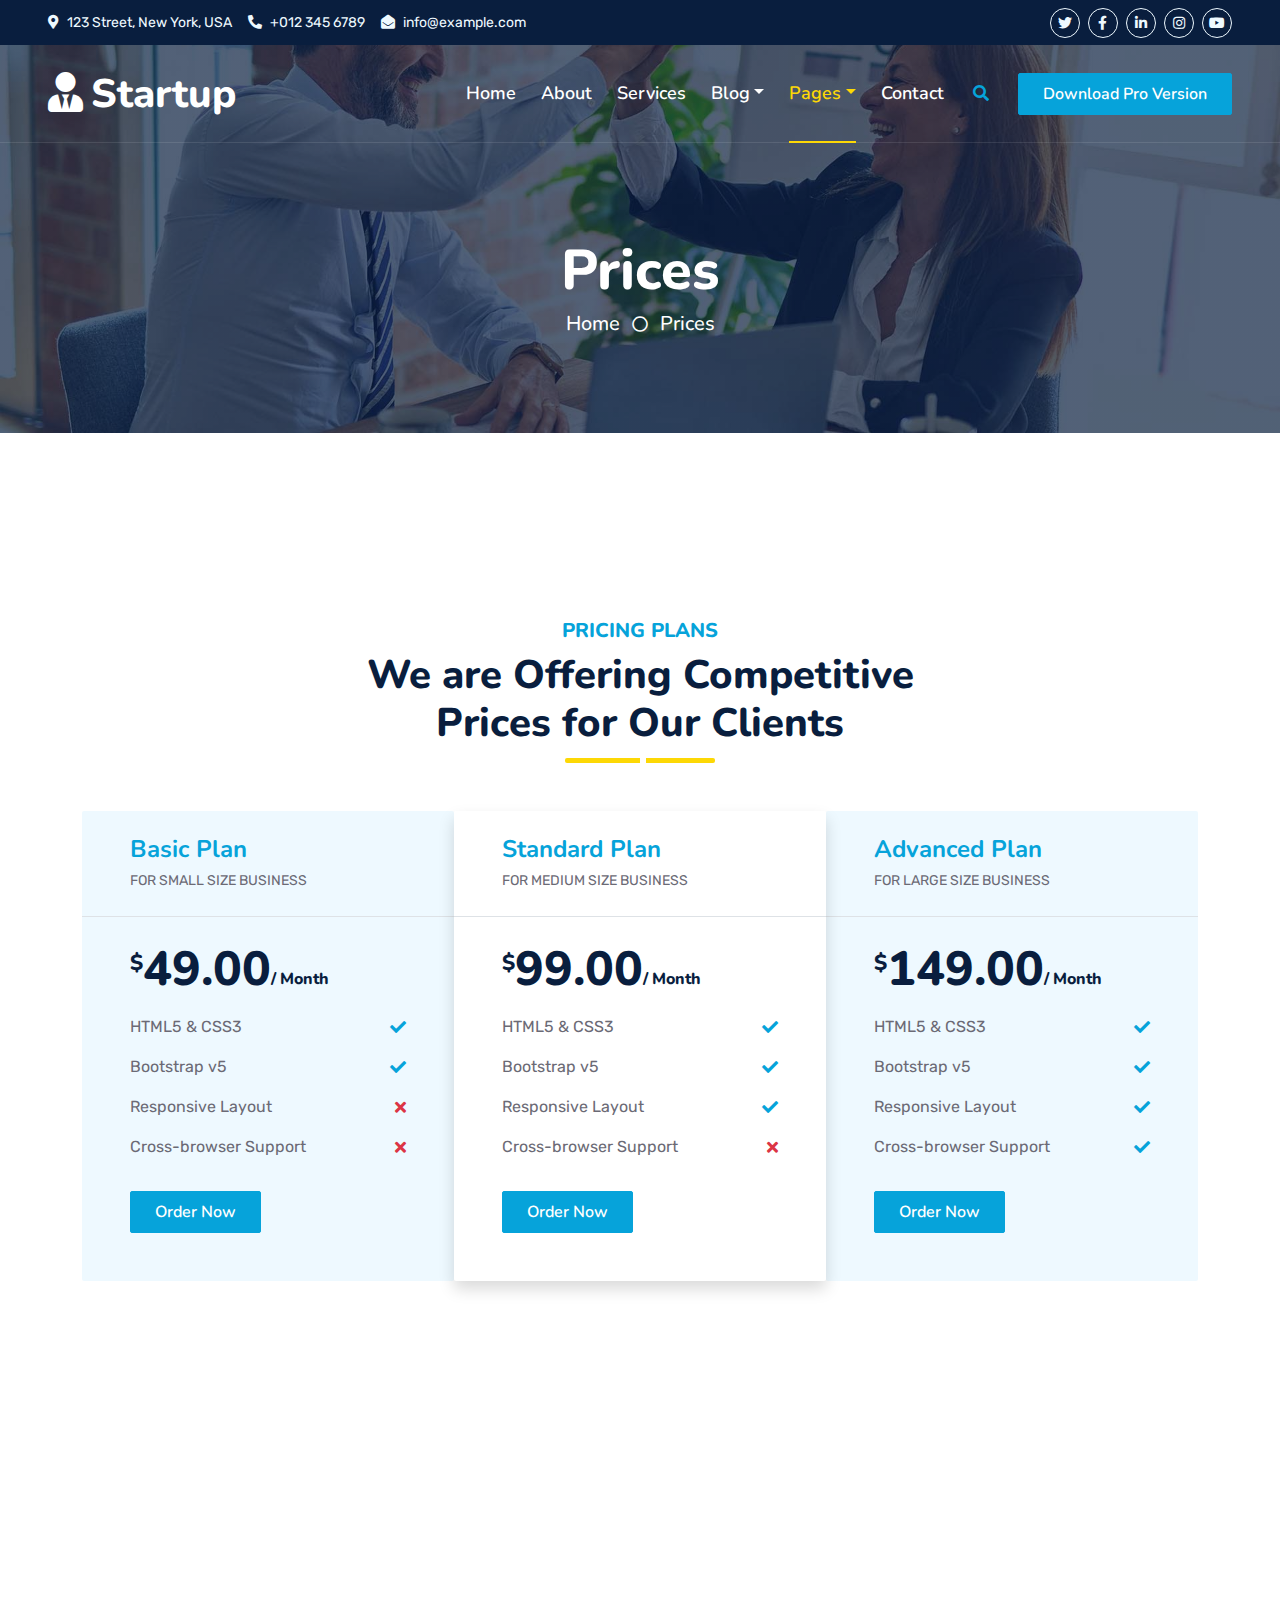
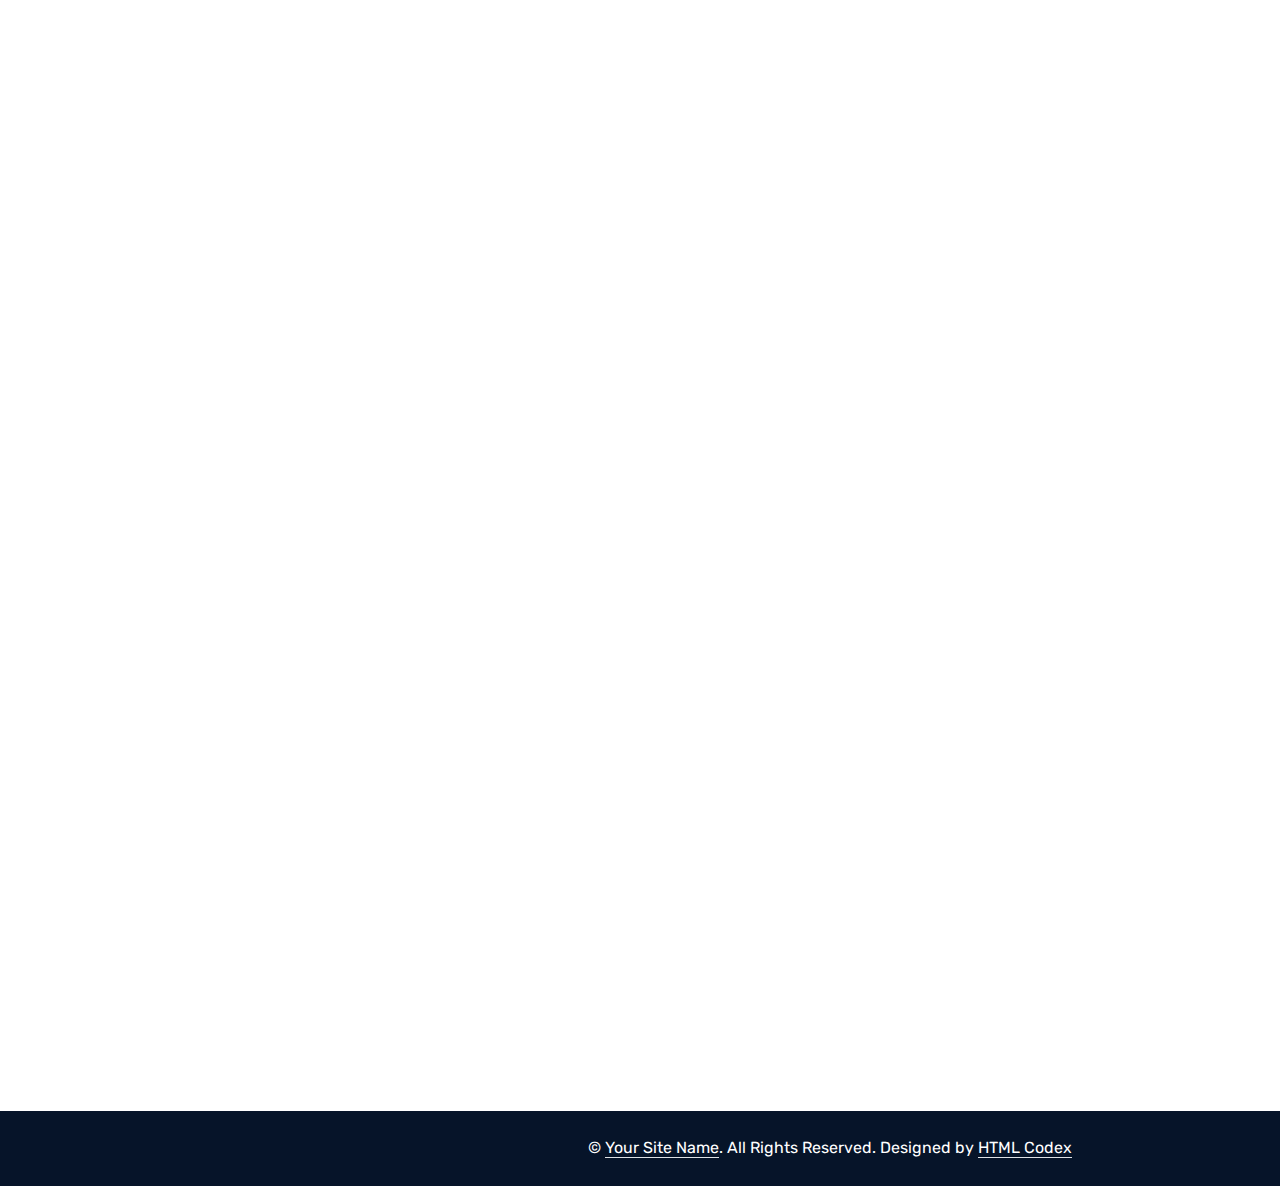
<file: price.html>
<!DOCTYPE html>
<html lang="en">

<head>
    <meta charset="utf-8">
    <title>Startup - Startup Website Template</title>
    <meta content="width=device-width, initial-scale=1.0" name="viewport">
    <meta content="Free HTML Templates" name="keywords">
    <meta content="Free HTML Templates" name="description">

    <!-- Favicon -->
    <link href="img/favicon.ico" rel="icon">

    <!-- Google Web Fonts -->
    <link rel="preconnect" href="https://fonts.googleapis.com">
    <link rel="preconnect" href="https://fonts.gstatic.com" crossorigin>
    <link href="https://fonts.googleapis.com/css2?family=Nunito:wght@400;600;700;800&family=Rubik:wght@400;500;600;700&display=swap" rel="stylesheet">

    <!-- Icon Font Stylesheet -->
    <link href="https://cdnjs.cloudflare.com/ajax/libs/font-awesome/5.10.0/css/all.min.css" rel="stylesheet">
    <link href="https://cdn.jsdelivr.net/npm/bootstrap-icons@1.4.1/font/bootstrap-icons.css" rel="stylesheet">

    <!-- Libraries Stylesheet -->
    <link href="lib/owlcarousel/assets/owl.carousel.min.css" rel="stylesheet">
    <link href="lib/animate/animate.min.css" rel="stylesheet">

    <!-- Customized Bootstrap Stylesheet -->
    <link href="css/bootstrap.min.css" rel="stylesheet">

    <!-- Template Stylesheet -->
    <link href="css/style.css" rel="stylesheet">
</head>

<body>
    <!-- Spinner Start -->
    <div id="spinner" class="show bg-white position-fixed translate-middle w-100 vh-100 top-50 start-50 d-flex align-items-center justify-content-center">
        <div class="spinner"></div>
    </div>
    <!-- Spinner End -->


    <!-- Topbar Start -->
    <div class="container-fluid bg-dark px-5 d-none d-lg-block">
        <div class="row gx-0">
            <div class="col-lg-8 text-center text-lg-start mb-2 mb-lg-0">
                <div class="d-inline-flex align-items-center" style="height: 45px;">
                    <small class="me-3 text-light"><i class="fa fa-map-marker-alt me-2"></i>123 Street, New York, USA</small>
                    <small class="me-3 text-light"><i class="fa fa-phone-alt me-2"></i>+012 345 6789</small>
                    <small class="text-light"><i class="fa fa-envelope-open me-2"></i>info@example.com</small>
                </div>
            </div>
            <div class="col-lg-4 text-center text-lg-end">
                <div class="d-inline-flex align-items-center" style="height: 45px;">
                    <a class="btn btn-sm btn-outline-light btn-sm-square rounded-circle me-2" href=""><i class="fab fa-twitter fw-normal"></i></a>
                    <a class="btn btn-sm btn-outline-light btn-sm-square rounded-circle me-2" href=""><i class="fab fa-facebook-f fw-normal"></i></a>
                    <a class="btn btn-sm btn-outline-light btn-sm-square rounded-circle me-2" href=""><i class="fab fa-linkedin-in fw-normal"></i></a>
                    <a class="btn btn-sm btn-outline-light btn-sm-square rounded-circle me-2" href=""><i class="fab fa-instagram fw-normal"></i></a>
                    <a class="btn btn-sm btn-outline-light btn-sm-square rounded-circle" href=""><i class="fab fa-youtube fw-normal"></i></a>
                </div>
            </div>
        </div>
    </div>
    <!-- Topbar End -->


    <!-- Navbar Start -->
    <div class="container-fluid position-relative p-0">
        <nav class="navbar navbar-expand-lg navbar-dark px-5 py-3 py-lg-0">
            <a href="index.html" class="navbar-brand p-0">
                <h1 class="m-0"><i class="fa fa-user-tie me-2"></i>Startup</h1>
            </a>
            <button class="navbar-toggler" type="button" data-bs-toggle="collapse" data-bs-target="#navbarCollapse">
                <span class="fa fa-bars"></span>
            </button>
            <div class="collapse navbar-collapse" id="navbarCollapse">
                <div class="navbar-nav ms-auto py-0">
                    <a href="index.html" class="nav-item nav-link">Home</a>
                    <a href="about.html" class="nav-item nav-link">About</a>
                    <a href="service.html" class="nav-item nav-link">Services</a>
                    <div class="nav-item dropdown">
                        <a href="#" class="nav-link dropdown-toggle" data-bs-toggle="dropdown">Blog</a>
                        <div class="dropdown-menu m-0">
                            <a href="blog.html" class="dropdown-item">Blog Grid</a>
                            <a href="detail.html" class="dropdown-item">Blog Detail</a>
                        </div>
                    </div>
                    <div class="nav-item dropdown">
                        <a href="#" class="nav-link dropdown-toggle active" data-bs-toggle="dropdown">Pages</a>
                        <div class="dropdown-menu m-0">
                            <a href="price.html" class="dropdown-item active">Pricing Plan</a>
                            <a href="feature.html" class="dropdown-item">Our features</a>
                            <a href="team.html" class="dropdown-item">Team Members</a>
                            <a href="testimonial.html" class="dropdown-item">Testimonial</a>
                            <a href="quote.html" class="dropdown-item">Free Quote</a>
                        </div>
                    </div>
                    <a href="contact.html" class="nav-item nav-link">Contact</a>
                </div>
                <butaton type="button" class="btn text-primary ms-3" data-bs-toggle="modal" data-bs-target="#searchModal"><i class="fa fa-search"></i></butaton>
                <a href="https://htmlcodex.com/startup-company-website-template" class="btn btn-primary py-2 px-4 ms-3">Download Pro Version</a>
            </div>
        </nav>

        <div class="container-fluid bg-primary py-5 bg-header" style="margin-bottom: 90px;">
            <div class="row py-5">
                <div class="col-12 pt-lg-5 mt-lg-5 text-center">
                    <h1 class="display-4 text-white animated zoomIn">Prices</h1>
                    <a href="" class="h5 text-white">Home</a>
                    <i class="far fa-circle text-white px-2"></i>
                    <a href="" class="h5 text-white">Prices</a>
                </div>
            </div>
        </div>
    </div>
    <!-- Navbar End -->


    <!-- Full Screen Search Start -->
    <div class="modal fade" id="searchModal" tabindex="-1">
        <div class="modal-dialog modal-fullscreen">
            <div class="modal-content" style="background: rgba(9, 30, 62, .7);">
                <div class="modal-header border-0">
                    <button type="button" class="btn bg-white btn-close" data-bs-dismiss="modal" aria-label="Close"></button>
                </div>
                <div class="modal-body d-flex align-items-center justify-content-center">
                    <div class="input-group" style="max-width: 600px;">
                        <input type="text" class="form-control bg-transparent border-primary p-3" placeholder="Type search keyword">
                        <button class="btn btn-primary px-4"><i class="bi bi-search"></i></button>
                    </div>
                </div>
            </div>
        </div>
    </div>
    <!-- Full Screen Search End -->


    <!-- Pricing Plan Start -->
    <div class="container-fluid py-5 wow fadeInUp" data-wow-delay="0.1s">
        <div class="container py-5">
            <div class="section-title text-center position-relative pb-3 mb-5 mx-auto" style="max-width: 600px;">
                <h5 class="fw-bold text-primary text-uppercase">Pricing Plans</h5>
                <h1 class="mb-0">We are Offering Competitive Prices for Our Clients</h1>
            </div>
            <div class="row g-0">
                <div class="col-lg-4 wow slideInUp" data-wow-delay="0.6s">
                    <div class="bg-light rounded">
                        <div class="border-bottom py-4 px-5 mb-4">
                            <h4 class="text-primary mb-1">Basic Plan</h4>
                            <small class="text-uppercase">For Small Size Business</small>
                        </div>
                        <div class="p-5 pt-0">
                            <h1 class="display-5 mb-3">
                                <small class="align-top" style="font-size: 22px; line-height: 45px;">$</small>49.00<small
                                    class="align-bottom" style="font-size: 16px; line-height: 40px;">/ Month</small>
                            </h1>
                            <div class="d-flex justify-content-between mb-3"><span>HTML5 & CSS3</span><i class="fa fa-check text-primary pt-1"></i></div>
                            <div class="d-flex justify-content-between mb-3"><span>Bootstrap v5</span><i class="fa fa-check text-primary pt-1"></i></div>
                            <div class="d-flex justify-content-between mb-3"><span>Responsive Layout</span><i class="fa fa-times text-danger pt-1"></i></div>
                            <div class="d-flex justify-content-between mb-2"><span>Cross-browser Support</span><i class="fa fa-times text-danger pt-1"></i></div>
                            <a href="" class="btn btn-primary py-2 px-4 mt-4">Order Now</a>
                        </div>
                    </div>
                </div>
                <div class="col-lg-4 wow slideInUp" data-wow-delay="0.3s">
                    <div class="bg-white rounded shadow position-relative" style="z-index: 1;">
                        <div class="border-bottom py-4 px-5 mb-4">
                            <h4 class="text-primary mb-1">Standard Plan</h4>
                            <small class="text-uppercase">For Medium Size Business</small>
                        </div>
                        <div class="p-5 pt-0">
                            <h1 class="display-5 mb-3">
                                <small class="align-top" style="font-size: 22px; line-height: 45px;">$</small>99.00<small
                                    class="align-bottom" style="font-size: 16px; line-height: 40px;">/ Month</small>
                            </h1>
                            <div class="d-flex justify-content-between mb-3"><span>HTML5 & CSS3</span><i class="fa fa-check text-primary pt-1"></i></div>
                            <div class="d-flex justify-content-between mb-3"><span>Bootstrap v5</span><i class="fa fa-check text-primary pt-1"></i></div>
                            <div class="d-flex justify-content-between mb-3"><span>Responsive Layout</span><i class="fa fa-check text-primary pt-1"></i></div>
                            <div class="d-flex justify-content-between mb-2"><span>Cross-browser Support</span><i class="fa fa-times text-danger pt-1"></i></div>
                            <a href="" class="btn btn-primary py-2 px-4 mt-4">Order Now</a>
                        </div>
                    </div>
                </div>
                <div class="col-lg-4 wow slideInUp" data-wow-delay="0.9s">
                    <div class="bg-light rounded">
                        <div class="border-bottom py-4 px-5 mb-4">
                            <h4 class="text-primary mb-1">Advanced Plan</h4>
                            <small class="text-uppercase">For Large Size Business</small>
                        </div>
                        <div class="p-5 pt-0">
                            <h1 class="display-5 mb-3">
                                <small class="align-top" style="font-size: 22px; line-height: 45px;">$</small>149.00<small
                                    class="align-bottom" style="font-size: 16px; line-height: 40px;">/ Month</small>
                            </h1>
                            <div class="d-flex justify-content-between mb-3"><span>HTML5 & CSS3</span><i class="fa fa-check text-primary pt-1"></i></div>
                            <div class="d-flex justify-content-between mb-3"><span>Bootstrap v5</span><i class="fa fa-check text-primary pt-1"></i></div>
                            <div class="d-flex justify-content-between mb-3"><span>Responsive Layout</span><i class="fa fa-check text-primary pt-1"></i></div>
                            <div class="d-flex justify-content-between mb-2"><span>Cross-browser Support</span><i class="fa fa-check text-primary pt-1"></i></div>
                            <a href="" class="btn btn-primary py-2 px-4 mt-4">Order Now</a>
                        </div>
                    </div>
                </div>
            </div>
        </div>
    </div>
    <!-- Pricing Plan End -->


    <!-- Quote Start -->
    <div class="container-fluid py-5 wow fadeInUp" data-wow-delay="0.1s">
        <div class="container py-5">
            <div class="row g-5">
                <div class="col-lg-7">
                    <div class="section-title position-relative pb-3 mb-5">
                        <h5 class="fw-bold text-primary text-uppercase">Request A Quote</h5>
                        <h1 class="mb-0">Need A Free Quote? Please Feel Free to Contact Us</h1>
                    </div>
                    <div class="row gx-3">
                        <div class="col-sm-6 wow zoomIn" data-wow-delay="0.2s">
                            <h5 class="mb-4"><i class="fa fa-reply text-primary me-3"></i>Reply within 24 hours</h5>
                        </div>
                        <div class="col-sm-6 wow zoomIn" data-wow-delay="0.4s">
                            <h5 class="mb-4"><i class="fa fa-phone-alt text-primary me-3"></i>24 hrs telephone support</h5>
                        </div>
                    </div>
                    <p class="mb-4">Eirmod sed tempor lorem ut dolores. Aliquyam sit sadipscing kasd ipsum. Dolor ea et dolore et at sea ea at dolor, justo ipsum duo rebum sea invidunt voluptua. Eos vero eos vero ea et dolore eirmod et. Dolores diam duo invidunt lorem. Elitr ut dolores magna sit. Sea dolore sanctus sed et. Takimata takimata sanctus sed.</p>
                    <div class="d-flex align-items-center mt-2 wow zoomIn" data-wow-delay="0.6s">
                        <div class="bg-primary d-flex align-items-center justify-content-center rounded" style="width: 60px; height: 60px;">
                            <i class="fa fa-phone-alt text-white"></i>
                        </div>
                        <div class="ps-4">
                            <h5 class="mb-2">Call to ask any question</h5>
                            <h4 class="text-primary mb-0">+012 345 6789</h4>
                        </div>
                    </div>
                </div>
                <div class="col-lg-5">
                    <div class="bg-primary rounded h-100 d-flex align-items-center p-5 wow zoomIn" data-wow-delay="0.9s">
                        <form>
                            <div class="row g-3">
                                <div class="col-xl-12">
                                    <input type="text" class="form-control bg-light border-0" placeholder="Your Name" style="height: 55px;">
                                </div>
                                <div class="col-12">
                                    <input type="email" class="form-control bg-light border-0" placeholder="Your Email" style="height: 55px;">
                                </div>
                                <div class="col-12">
                                    <select class="form-select bg-light border-0" style="height: 55px;">
                                        <option selected>Select A Service</option>
                                        <option value="1">Service 1</option>
                                        <option value="2">Service 2</option>
                                        <option value="3">Service 3</option>
                                    </select>
                                </div>
                                <div class="col-12">
                                    <textarea class="form-control bg-light border-0" rows="3" placeholder="Message"></textarea>
                                </div>
                                <div class="col-12">
                                    <button class="btn btn-dark w-100 py-3" type="submit">Request A Quote</button>
                                </div>
                            </div>
                        </form>
                    </div>
                </div>
            </div>
        </div>
    </div>
    <!-- Quote End -->


    <!-- Vendor Start -->
    <div class="container-fluid py-5 wow fadeInUp" data-wow-delay="0.1s">
        <div class="container py-5 mb-5">
            <div class="bg-white">
                <div class="owl-carousel vendor-carousel">
                    <img src="img/vendor-1.jpg" alt="">
                    <img src="img/vendor-2.jpg" alt="">
                    <img src="img/vendor-3.jpg" alt="">
                    <img src="img/vendor-4.jpg" alt="">
                    <img src="img/vendor-5.jpg" alt="">
                    <img src="img/vendor-6.jpg" alt="">
                    <img src="img/vendor-7.jpg" alt="">
                    <img src="img/vendor-8.jpg" alt="">
                    <img src="img/vendor-9.jpg" alt="">
                </div>
            </div>
        </div>
    </div>
    <!-- Vendor End -->
    

    <!-- Footer Start -->
    <div class="container-fluid bg-dark text-light mt-5 wow fadeInUp" data-wow-delay="0.1s">
        <div class="container">
            <div class="row gx-5">
                <div class="col-lg-4 col-md-6 footer-about">
                    <div class="d-flex flex-column align-items-center justify-content-center text-center h-100 bg-primary p-4">
                        <a href="index.html" class="navbar-brand">
                            <h1 class="m-0 text-white"><i class="fa fa-user-tie me-2"></i>Startup</h1>
                        </a>
                        <p class="mt-3 mb-4">Lorem diam sit erat dolor elitr et, diam lorem justo amet clita stet eos sit. Elitr dolor duo lorem, elitr clita ipsum sea. Diam amet erat lorem stet eos. Diam amet et kasd eos duo.</p>
                        <form action="">
                            <div class="input-group">
                                <input type="text" class="form-control border-white p-3" placeholder="Your Email">
                                <button class="btn btn-dark">Sign Up</button>
                            </div>
                        </form>
                    </div>
                </div>
                <div class="col-lg-8 col-md-6">
                    <div class="row gx-5">
                        <div class="col-lg-4 col-md-12 pt-5 mb-5">
                            <div class="section-title section-title-sm position-relative pb-3 mb-4">
                                <h3 class="text-light mb-0">Get In Touch</h3>
                            </div>
                            <div class="d-flex mb-2">
                                <i class="bi bi-geo-alt text-primary me-2"></i>
                                <p class="mb-0">123 Street, New York, USA</p>
                            </div>
                            <div class="d-flex mb-2">
                                <i class="bi bi-envelope-open text-primary me-2"></i>
                                <p class="mb-0">info@example.com</p>
                            </div>
                            <div class="d-flex mb-2">
                                <i class="bi bi-telephone text-primary me-2"></i>
                                <p class="mb-0">+012 345 67890</p>
                            </div>
                            <div class="d-flex mt-4">
                                <a class="btn btn-primary btn-square me-2" href="#"><i class="fab fa-twitter fw-normal"></i></a>
                                <a class="btn btn-primary btn-square me-2" href="#"><i class="fab fa-facebook-f fw-normal"></i></a>
                                <a class="btn btn-primary btn-square me-2" href="#"><i class="fab fa-linkedin-in fw-normal"></i></a>
                                <a class="btn btn-primary btn-square" href="#"><i class="fab fa-instagram fw-normal"></i></a>
                            </div>
                        </div>
                        <div class="col-lg-4 col-md-12 pt-0 pt-lg-5 mb-5">
                            <div class="section-title section-title-sm position-relative pb-3 mb-4">
                                <h3 class="text-light mb-0">Quick Links</h3>
                            </div>
                            <div class="link-animated d-flex flex-column justify-content-start">
                                <a class="text-light mb-2" href="#"><i class="bi bi-arrow-right text-primary me-2"></i>Home</a>
                                <a class="text-light mb-2" href="#"><i class="bi bi-arrow-right text-primary me-2"></i>About Us</a>
                                <a class="text-light mb-2" href="#"><i class="bi bi-arrow-right text-primary me-2"></i>Our Services</a>
                                <a class="text-light mb-2" href="#"><i class="bi bi-arrow-right text-primary me-2"></i>Meet The Team</a>
                                <a class="text-light mb-2" href="#"><i class="bi bi-arrow-right text-primary me-2"></i>Latest Blog</a>
                                <a class="text-light" href="#"><i class="bi bi-arrow-right text-primary me-2"></i>Contact Us</a>
                            </div>
                        </div>
                        <div class="col-lg-4 col-md-12 pt-0 pt-lg-5 mb-5">
                            <div class="section-title section-title-sm position-relative pb-3 mb-4">
                                <h3 class="text-light mb-0">Popular Links</h3>
                            </div>
                            <div class="link-animated d-flex flex-column justify-content-start">
                                <a class="text-light mb-2" href="#"><i class="bi bi-arrow-right text-primary me-2"></i>Home</a>
                                <a class="text-light mb-2" href="#"><i class="bi bi-arrow-right text-primary me-2"></i>About Us</a>
                                <a class="text-light mb-2" href="#"><i class="bi bi-arrow-right text-primary me-2"></i>Our Services</a>
                                <a class="text-light mb-2" href="#"><i class="bi bi-arrow-right text-primary me-2"></i>Meet The Team</a>
                                <a class="text-light mb-2" href="#"><i class="bi bi-arrow-right text-primary me-2"></i>Latest Blog</a>
                                <a class="text-light" href="#"><i class="bi bi-arrow-right text-primary me-2"></i>Contact Us</a>
                            </div>
                        </div>
                    </div>
                </div>
            </div>
        </div>
    </div>
    <div class="container-fluid text-white" style="background: #061429;">
        <div class="container text-center">
            <div class="row justify-content-end">
                <div class="col-lg-8 col-md-6">
                    <div class="d-flex align-items-center justify-content-center" style="height: 75px;">
                        <p class="mb-0">&copy; <a class="text-white border-bottom" href="#">Your Site Name</a>. All Rights Reserved. 
						
						<!--/*** This template is free as long as you keep the footer author’s credit link/attribution link/backlink. If you'd like to use the template without the footer author’s credit link/attribution link/backlink, you can purchase the Credit Removal License from "https://htmlcodex.com/credit-removal". Thank you for your support. ***/-->
						Designed by <a class="text-white border-bottom" href="https://htmlcodex.com">HTML Codex</a></p>
                    </div>
                </div>
            </div>
        </div>
    </div>
    <!-- Footer End -->


    <!-- Back to Top -->
    <a href="#" class="btn btn-lg btn-primary btn-lg-square rounded back-to-top"><i class="bi bi-arrow-up"></i></a>


    <!-- JavaScript Libraries -->
    <script src="https://code.jquery.com/jquery-3.4.1.min.js"></script>
    <script src="https://cdn.jsdelivr.net/npm/bootstrap@5.0.0/dist/js/bootstrap.bundle.min.js"></script>
    <script src="lib/wow/wow.min.js"></script>
    <script src="lib/easing/easing.min.js"></script>
    <script src="lib/waypoints/waypoints.min.js"></script>
    <script src="lib/counterup/counterup.min.js"></script>
    <script src="lib/owlcarousel/owl.carousel.min.js"></script>

    <!-- Template Javascript -->
    <script src="js/main.js"></script>
</body>

</html>
</file>
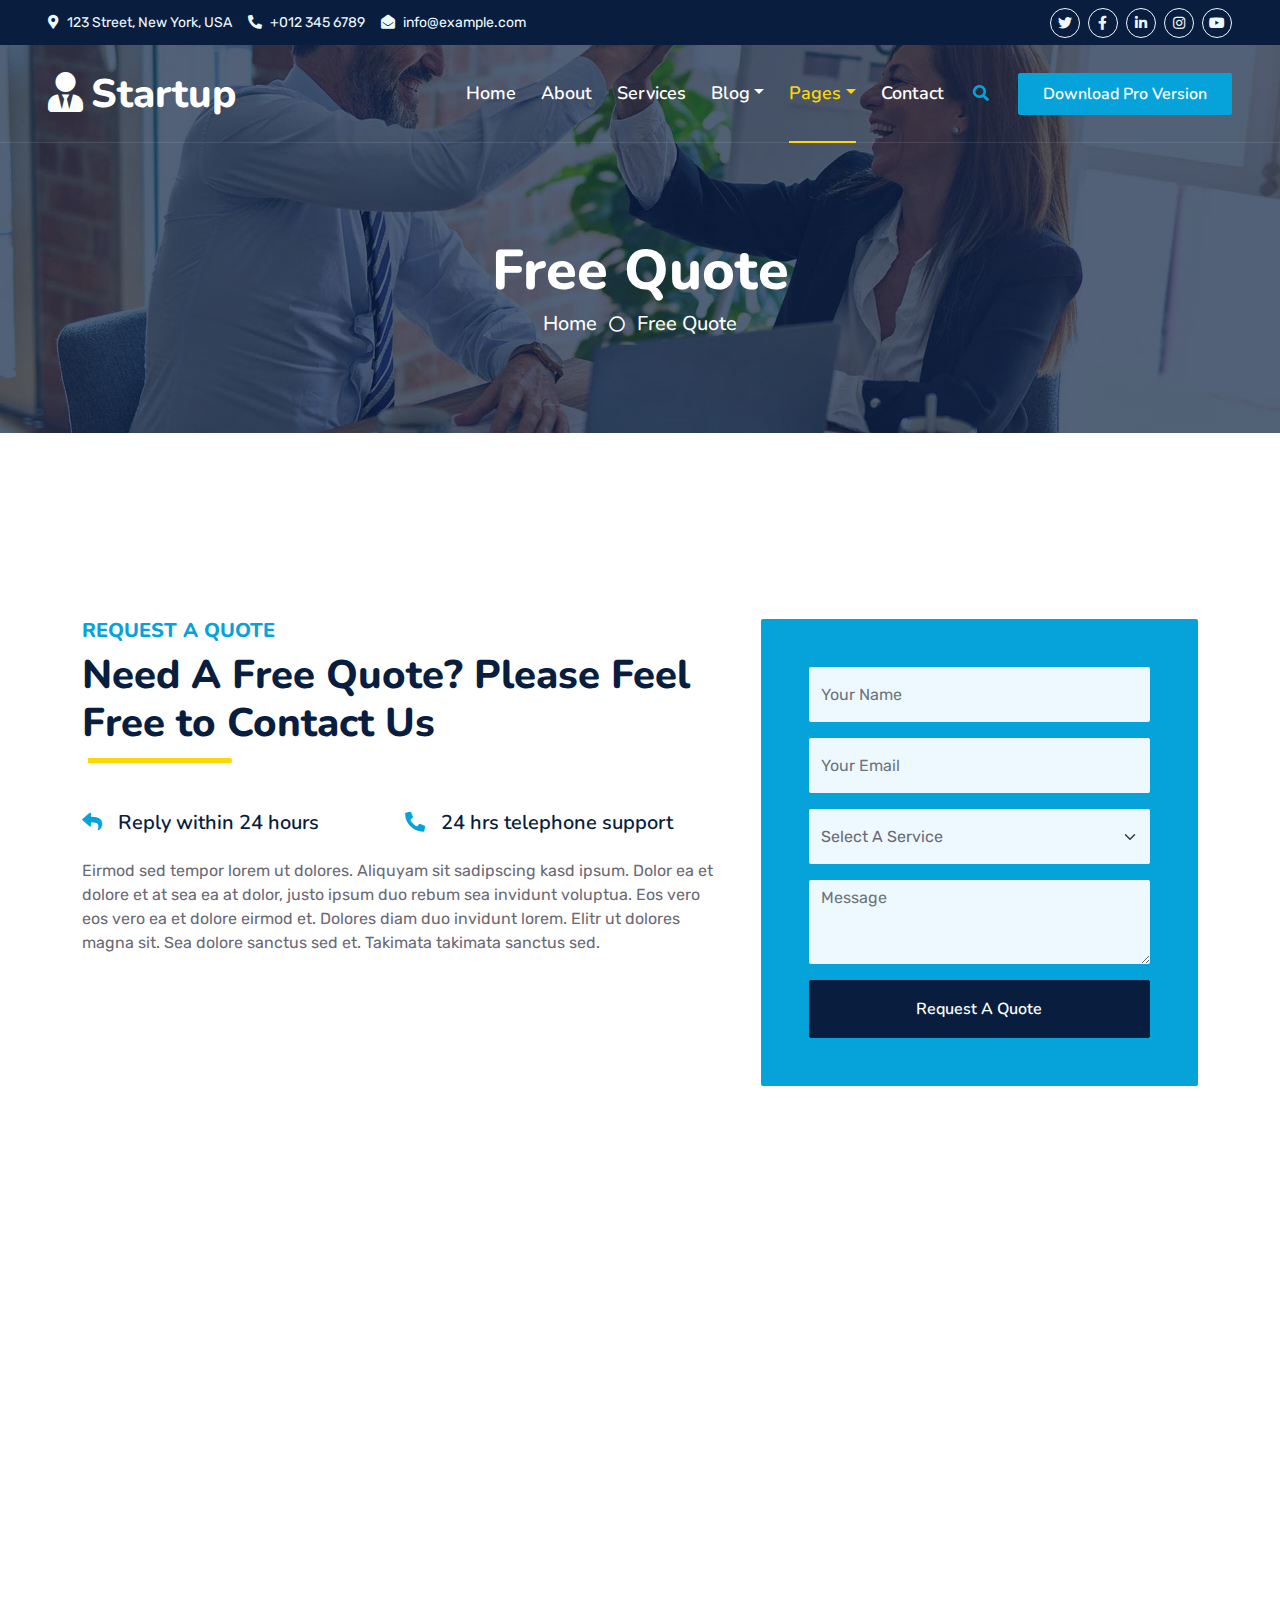
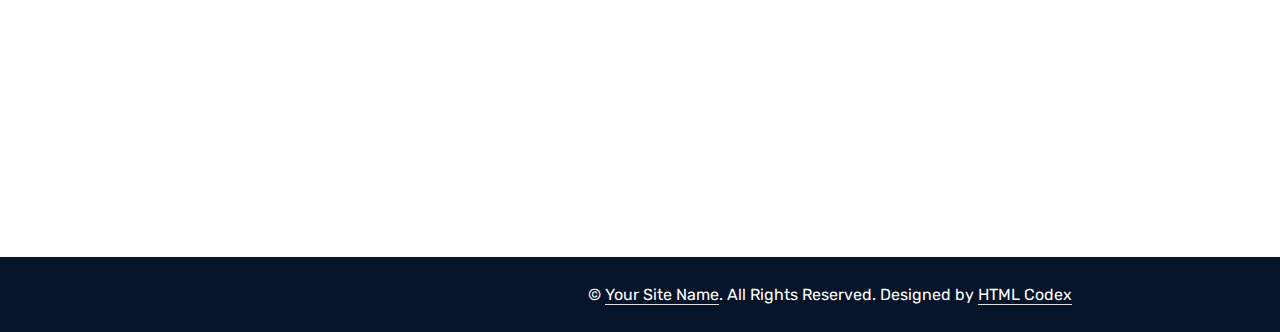
<file: quote.html>
<!DOCTYPE html>
<html lang="en">

<head>
    <meta charset="utf-8">
    <title>Startup - Startup Website Template</title>
    <meta content="width=device-width, initial-scale=1.0" name="viewport">
    <meta content="Free HTML Templates" name="keywords">
    <meta content="Free HTML Templates" name="description">

    <!-- Favicon -->
    <link href="img/favicon.ico" rel="icon">

    <!-- Google Web Fonts -->
    <link rel="preconnect" href="https://fonts.googleapis.com">
    <link rel="preconnect" href="https://fonts.gstatic.com" crossorigin>
    <link href="https://fonts.googleapis.com/css2?family=Nunito:wght@400;600;700;800&family=Rubik:wght@400;500;600;700&display=swap" rel="stylesheet">

    <!-- Icon Font Stylesheet -->
    <link href="https://cdnjs.cloudflare.com/ajax/libs/font-awesome/5.10.0/css/all.min.css" rel="stylesheet">
    <link href="https://cdn.jsdelivr.net/npm/bootstrap-icons@1.4.1/font/bootstrap-icons.css" rel="stylesheet">

    <!-- Libraries Stylesheet -->
    <link href="lib/owlcarousel/assets/owl.carousel.min.css" rel="stylesheet">
    <link href="lib/animate/animate.min.css" rel="stylesheet">

    <!-- Customized Bootstrap Stylesheet -->
    <link href="css/bootstrap.min.css" rel="stylesheet">

    <!-- Template Stylesheet -->
    <link href="css/style.css" rel="stylesheet">
</head>

<body>
    <!-- Spinner Start -->
    <div id="spinner" class="show bg-white position-fixed translate-middle w-100 vh-100 top-50 start-50 d-flex align-items-center justify-content-center">
        <div class="spinner"></div>
    </div>
    <!-- Spinner End -->


    <!-- Topbar Start -->
    <div class="container-fluid bg-dark px-5 d-none d-lg-block">
        <div class="row gx-0">
            <div class="col-lg-8 text-center text-lg-start mb-2 mb-lg-0">
                <div class="d-inline-flex align-items-center" style="height: 45px;">
                    <small class="me-3 text-light"><i class="fa fa-map-marker-alt me-2"></i>123 Street, New York, USA</small>
                    <small class="me-3 text-light"><i class="fa fa-phone-alt me-2"></i>+012 345 6789</small>
                    <small class="text-light"><i class="fa fa-envelope-open me-2"></i>info@example.com</small>
                </div>
            </div>
            <div class="col-lg-4 text-center text-lg-end">
                <div class="d-inline-flex align-items-center" style="height: 45px;">
                    <a class="btn btn-sm btn-outline-light btn-sm-square rounded-circle me-2" href=""><i class="fab fa-twitter fw-normal"></i></a>
                    <a class="btn btn-sm btn-outline-light btn-sm-square rounded-circle me-2" href=""><i class="fab fa-facebook-f fw-normal"></i></a>
                    <a class="btn btn-sm btn-outline-light btn-sm-square rounded-circle me-2" href=""><i class="fab fa-linkedin-in fw-normal"></i></a>
                    <a class="btn btn-sm btn-outline-light btn-sm-square rounded-circle me-2" href=""><i class="fab fa-instagram fw-normal"></i></a>
                    <a class="btn btn-sm btn-outline-light btn-sm-square rounded-circle" href=""><i class="fab fa-youtube fw-normal"></i></a>
                </div>
            </div>
        </div>
    </div>
    <!-- Topbar End -->


    <!-- Navbar Start -->
    <div class="container-fluid position-relative p-0">
        <nav class="navbar navbar-expand-lg navbar-dark px-5 py-3 py-lg-0">
            <a href="index.html" class="navbar-brand p-0">
                <h1 class="m-0"><i class="fa fa-user-tie me-2"></i>Startup</h1>
            </a>
            <button class="navbar-toggler" type="button" data-bs-toggle="collapse" data-bs-target="#navbarCollapse">
                <span class="fa fa-bars"></span>
            </button>
            <div class="collapse navbar-collapse" id="navbarCollapse">
                <div class="navbar-nav ms-auto py-0">
                    <a href="index.html" class="nav-item nav-link">Home</a>
                    <a href="about.html" class="nav-item nav-link">About</a>
                    <a href="service.html" class="nav-item nav-link">Services</a>
                    <div class="nav-item dropdown">
                        <a href="#" class="nav-link dropdown-toggle" data-bs-toggle="dropdown">Blog</a>
                        <div class="dropdown-menu m-0">
                            <a href="blog.html" class="dropdown-item">Blog Grid</a>
                            <a href="detail.html" class="dropdown-item">Blog Detail</a>
                        </div>
                    </div>
                    <div class="nav-item dropdown">
                        <a href="#" class="nav-link dropdown-toggle active" data-bs-toggle="dropdown">Pages</a>
                        <div class="dropdown-menu m-0">
                            <a href="price.html" class="dropdown-item">Pricing Plan</a>
                            <a href="feature.html" class="dropdown-item">Our features</a>
                            <a href="team.html" class="dropdown-item">Team Members</a>
                            <a href="testimonial.html" class="dropdown-item">Testimonial</a>
                            <a href="quote.html" class="dropdown-item active">Free Quote</a>
                        </div>
                    </div>
                    <a href="contact.html" class="nav-item nav-link">Contact</a>
                </div>
                <butaton type="button" class="btn text-primary ms-3" data-bs-toggle="modal" data-bs-target="#searchModal"><i class="fa fa-search"></i></butaton>
                <a href="https://htmlcodex.com/startup-company-website-template" class="btn btn-primary py-2 px-4 ms-3">Download Pro Version</a>
            </div>
        </nav>

        <div class="container-fluid bg-primary py-5 bg-header" style="margin-bottom: 90px;">
            <div class="row py-5">
                <div class="col-12 pt-lg-5 mt-lg-5 text-center">
                    <h1 class="display-4 text-white animated zoomIn">Free Quote</h1>
                    <a href="" class="h5 text-white">Home</a>
                    <i class="far fa-circle text-white px-2"></i>
                    <a href="" class="h5 text-white">Free Quote</a>
                </div>
            </div>
        </div>
    </div>
    <!-- Navbar End -->


    <!-- Full Screen Search Start -->
    <div class="modal fade" id="searchModal" tabindex="-1">
        <div class="modal-dialog modal-fullscreen">
            <div class="modal-content" style="background: rgba(9, 30, 62, .7);">
                <div class="modal-header border-0">
                    <button type="button" class="btn bg-white btn-close" data-bs-dismiss="modal" aria-label="Close"></button>
                </div>
                <div class="modal-body d-flex align-items-center justify-content-center">
                    <div class="input-group" style="max-width: 600px;">
                        <input type="text" class="form-control bg-transparent border-primary p-3" placeholder="Type search keyword">
                        <button class="btn btn-primary px-4"><i class="bi bi-search"></i></button>
                    </div>
                </div>
            </div>
        </div>
    </div>
    <!-- Full Screen Search End -->


    <!-- Quote Start -->
    <div class="container-fluid py-5 wow fadeInUp" data-wow-delay="0.1s">
        <div class="container py-5">
            <div class="row g-5">
                <div class="col-lg-7">
                    <div class="section-title position-relative pb-3 mb-5">
                        <h5 class="fw-bold text-primary text-uppercase">Request A Quote</h5>
                        <h1 class="mb-0">Need A Free Quote? Please Feel Free to Contact Us</h1>
                    </div>
                    <div class="row gx-3">
                        <div class="col-sm-6 wow zoomIn" data-wow-delay="0.2s">
                            <h5 class="mb-4"><i class="fa fa-reply text-primary me-3"></i>Reply within 24 hours</h5>
                        </div>
                        <div class="col-sm-6 wow zoomIn" data-wow-delay="0.4s">
                            <h5 class="mb-4"><i class="fa fa-phone-alt text-primary me-3"></i>24 hrs telephone support</h5>
                        </div>
                    </div>
                    <p class="mb-4">Eirmod sed tempor lorem ut dolores. Aliquyam sit sadipscing kasd ipsum. Dolor ea et dolore et at sea ea at dolor, justo ipsum duo rebum sea invidunt voluptua. Eos vero eos vero ea et dolore eirmod et. Dolores diam duo invidunt lorem. Elitr ut dolores magna sit. Sea dolore sanctus sed et. Takimata takimata sanctus sed.</p>
                    <div class="d-flex align-items-center mt-2 wow zoomIn" data-wow-delay="0.6s">
                        <div class="bg-primary d-flex align-items-center justify-content-center rounded" style="width: 60px; height: 60px;">
                            <i class="fa fa-phone-alt text-white"></i>
                        </div>
                        <div class="ps-4">
                            <h5 class="mb-2">Call to ask any question</h5>
                            <h4 class="text-primary mb-0">+012 345 6789</h4>
                        </div>
                    </div>
                </div>
                <div class="col-lg-5">
                    <div class="bg-primary rounded h-100 d-flex align-items-center p-5 wow zoomIn" data-wow-delay="0.9s">
                        <form>
                            <div class="row g-3">
                                <div class="col-xl-12">
                                    <input type="text" class="form-control bg-light border-0" placeholder="Your Name" style="height: 55px;">
                                </div>
                                <div class="col-12">
                                    <input type="email" class="form-control bg-light border-0" placeholder="Your Email" style="height: 55px;">
                                </div>
                                <div class="col-12">
                                    <select class="form-select bg-light border-0" style="height: 55px;">
                                        <option selected>Select A Service</option>
                                        <option value="1">Service 1</option>
                                        <option value="2">Service 2</option>
                                        <option value="3">Service 3</option>
                                    </select>
                                </div>
                                <div class="col-12">
                                    <textarea class="form-control bg-light border-0" rows="3" placeholder="Message"></textarea>
                                </div>
                                <div class="col-12">
                                    <button class="btn btn-dark w-100 py-3" type="submit">Request A Quote</button>
                                </div>
                            </div>
                        </form>
                    </div>
                </div>
            </div>
        </div>
    </div>
    <!-- Quote End -->


    <!-- Vendor Start -->
    <div class="container-fluid py-5 wow fadeInUp" data-wow-delay="0.1s">
        <div class="container py-5 mb-5">
            <div class="bg-white">
                <div class="owl-carousel vendor-carousel">
                    <img src="img/vendor-1.jpg" alt="">
                    <img src="img/vendor-2.jpg" alt="">
                    <img src="img/vendor-3.jpg" alt="">
                    <img src="img/vendor-4.jpg" alt="">
                    <img src="img/vendor-5.jpg" alt="">
                    <img src="img/vendor-6.jpg" alt="">
                    <img src="img/vendor-7.jpg" alt="">
                    <img src="img/vendor-8.jpg" alt="">
                    <img src="img/vendor-9.jpg" alt="">
                </div>
            </div>
        </div>
    </div>
    <!-- Vendor End -->
    

    <!-- Footer Start -->
    <div class="container-fluid bg-dark text-light mt-5 wow fadeInUp" data-wow-delay="0.1s">
        <div class="container">
            <div class="row gx-5">
                <div class="col-lg-4 col-md-6 footer-about">
                    <div class="d-flex flex-column align-items-center justify-content-center text-center h-100 bg-primary p-4">
                        <a href="index.html" class="navbar-brand">
                            <h1 class="m-0 text-white"><i class="fa fa-user-tie me-2"></i>Startup</h1>
                        </a>
                        <p class="mt-3 mb-4">Lorem diam sit erat dolor elitr et, diam lorem justo amet clita stet eos sit. Elitr dolor duo lorem, elitr clita ipsum sea. Diam amet erat lorem stet eos. Diam amet et kasd eos duo.</p>
                        <form action="">
                            <div class="input-group">
                                <input type="text" class="form-control border-white p-3" placeholder="Your Email">
                                <button class="btn btn-dark">Sign Up</button>
                            </div>
                        </form>
                    </div>
                </div>
                <div class="col-lg-8 col-md-6">
                    <div class="row gx-5">
                        <div class="col-lg-4 col-md-12 pt-5 mb-5">
                            <div class="section-title section-title-sm position-relative pb-3 mb-4">
                                <h3 class="text-light mb-0">Get In Touch</h3>
                            </div>
                            <div class="d-flex mb-2">
                                <i class="bi bi-geo-alt text-primary me-2"></i>
                                <p class="mb-0">123 Street, New York, USA</p>
                            </div>
                            <div class="d-flex mb-2">
                                <i class="bi bi-envelope-open text-primary me-2"></i>
                                <p class="mb-0">info@example.com</p>
                            </div>
                            <div class="d-flex mb-2">
                                <i class="bi bi-telephone text-primary me-2"></i>
                                <p class="mb-0">+012 345 67890</p>
                            </div>
                            <div class="d-flex mt-4">
                                <a class="btn btn-primary btn-square me-2" href="#"><i class="fab fa-twitter fw-normal"></i></a>
                                <a class="btn btn-primary btn-square me-2" href="#"><i class="fab fa-facebook-f fw-normal"></i></a>
                                <a class="btn btn-primary btn-square me-2" href="#"><i class="fab fa-linkedin-in fw-normal"></i></a>
                                <a class="btn btn-primary btn-square" href="#"><i class="fab fa-instagram fw-normal"></i></a>
                            </div>
                        </div>
                        <div class="col-lg-4 col-md-12 pt-0 pt-lg-5 mb-5">
                            <div class="section-title section-title-sm position-relative pb-3 mb-4">
                                <h3 class="text-light mb-0">Quick Links</h3>
                            </div>
                            <div class="link-animated d-flex flex-column justify-content-start">
                                <a class="text-light mb-2" href="#"><i class="bi bi-arrow-right text-primary me-2"></i>Home</a>
                                <a class="text-light mb-2" href="#"><i class="bi bi-arrow-right text-primary me-2"></i>About Us</a>
                                <a class="text-light mb-2" href="#"><i class="bi bi-arrow-right text-primary me-2"></i>Our Services</a>
                                <a class="text-light mb-2" href="#"><i class="bi bi-arrow-right text-primary me-2"></i>Meet The Team</a>
                                <a class="text-light mb-2" href="#"><i class="bi bi-arrow-right text-primary me-2"></i>Latest Blog</a>
                                <a class="text-light" href="#"><i class="bi bi-arrow-right text-primary me-2"></i>Contact Us</a>
                            </div>
                        </div>
                        <div class="col-lg-4 col-md-12 pt-0 pt-lg-5 mb-5">
                            <div class="section-title section-title-sm position-relative pb-3 mb-4">
                                <h3 class="text-light mb-0">Popular Links</h3>
                            </div>
                            <div class="link-animated d-flex flex-column justify-content-start">
                                <a class="text-light mb-2" href="#"><i class="bi bi-arrow-right text-primary me-2"></i>Home</a>
                                <a class="text-light mb-2" href="#"><i class="bi bi-arrow-right text-primary me-2"></i>About Us</a>
                                <a class="text-light mb-2" href="#"><i class="bi bi-arrow-right text-primary me-2"></i>Our Services</a>
                                <a class="text-light mb-2" href="#"><i class="bi bi-arrow-right text-primary me-2"></i>Meet The Team</a>
                                <a class="text-light mb-2" href="#"><i class="bi bi-arrow-right text-primary me-2"></i>Latest Blog</a>
                                <a class="text-light" href="#"><i class="bi bi-arrow-right text-primary me-2"></i>Contact Us</a>
                            </div>
                        </div>
                    </div>
                </div>
            </div>
        </div>
    </div>
    <div class="container-fluid text-white" style="background: #061429;">
        <div class="container text-center">
            <div class="row justify-content-end">
                <div class="col-lg-8 col-md-6">
                    <div class="d-flex align-items-center justify-content-center" style="height: 75px;">
                        <p class="mb-0">&copy; <a class="text-white border-bottom" href="#">Your Site Name</a>. All Rights Reserved. 
						
						<!--/*** This template is free as long as you keep the footer author’s credit link/attribution link/backlink. If you'd like to use the template without the footer author’s credit link/attribution link/backlink, you can purchase the Credit Removal License from "https://htmlcodex.com/credit-removal". Thank you for your support. ***/-->
						Designed by <a class="text-white border-bottom" href="https://htmlcodex.com">HTML Codex</a></p>
                    </div>
                </div>
            </div>
        </div>
    </div>
    <!-- Footer End -->


    <!-- Back to Top -->
    <a href="#" class="btn btn-lg btn-primary btn-lg-square rounded back-to-top"><i class="bi bi-arrow-up"></i></a>


    <!-- JavaScript Libraries -->
    <script src="https://code.jquery.com/jquery-3.4.1.min.js"></script>
    <script src="https://cdn.jsdelivr.net/npm/bootstrap@5.0.0/dist/js/bootstrap.bundle.min.js"></script>
    <script src="lib/wow/wow.min.js"></script>
    <script src="lib/easing/easing.min.js"></script>
    <script src="lib/waypoints/waypoints.min.js"></script>
    <script src="lib/counterup/counterup.min.js"></script>
    <script src="lib/owlcarousel/owl.carousel.min.js"></script>

    <!-- Template Javascript -->
    <script src="js/main.js"></script>
</body>

</html>
</file>
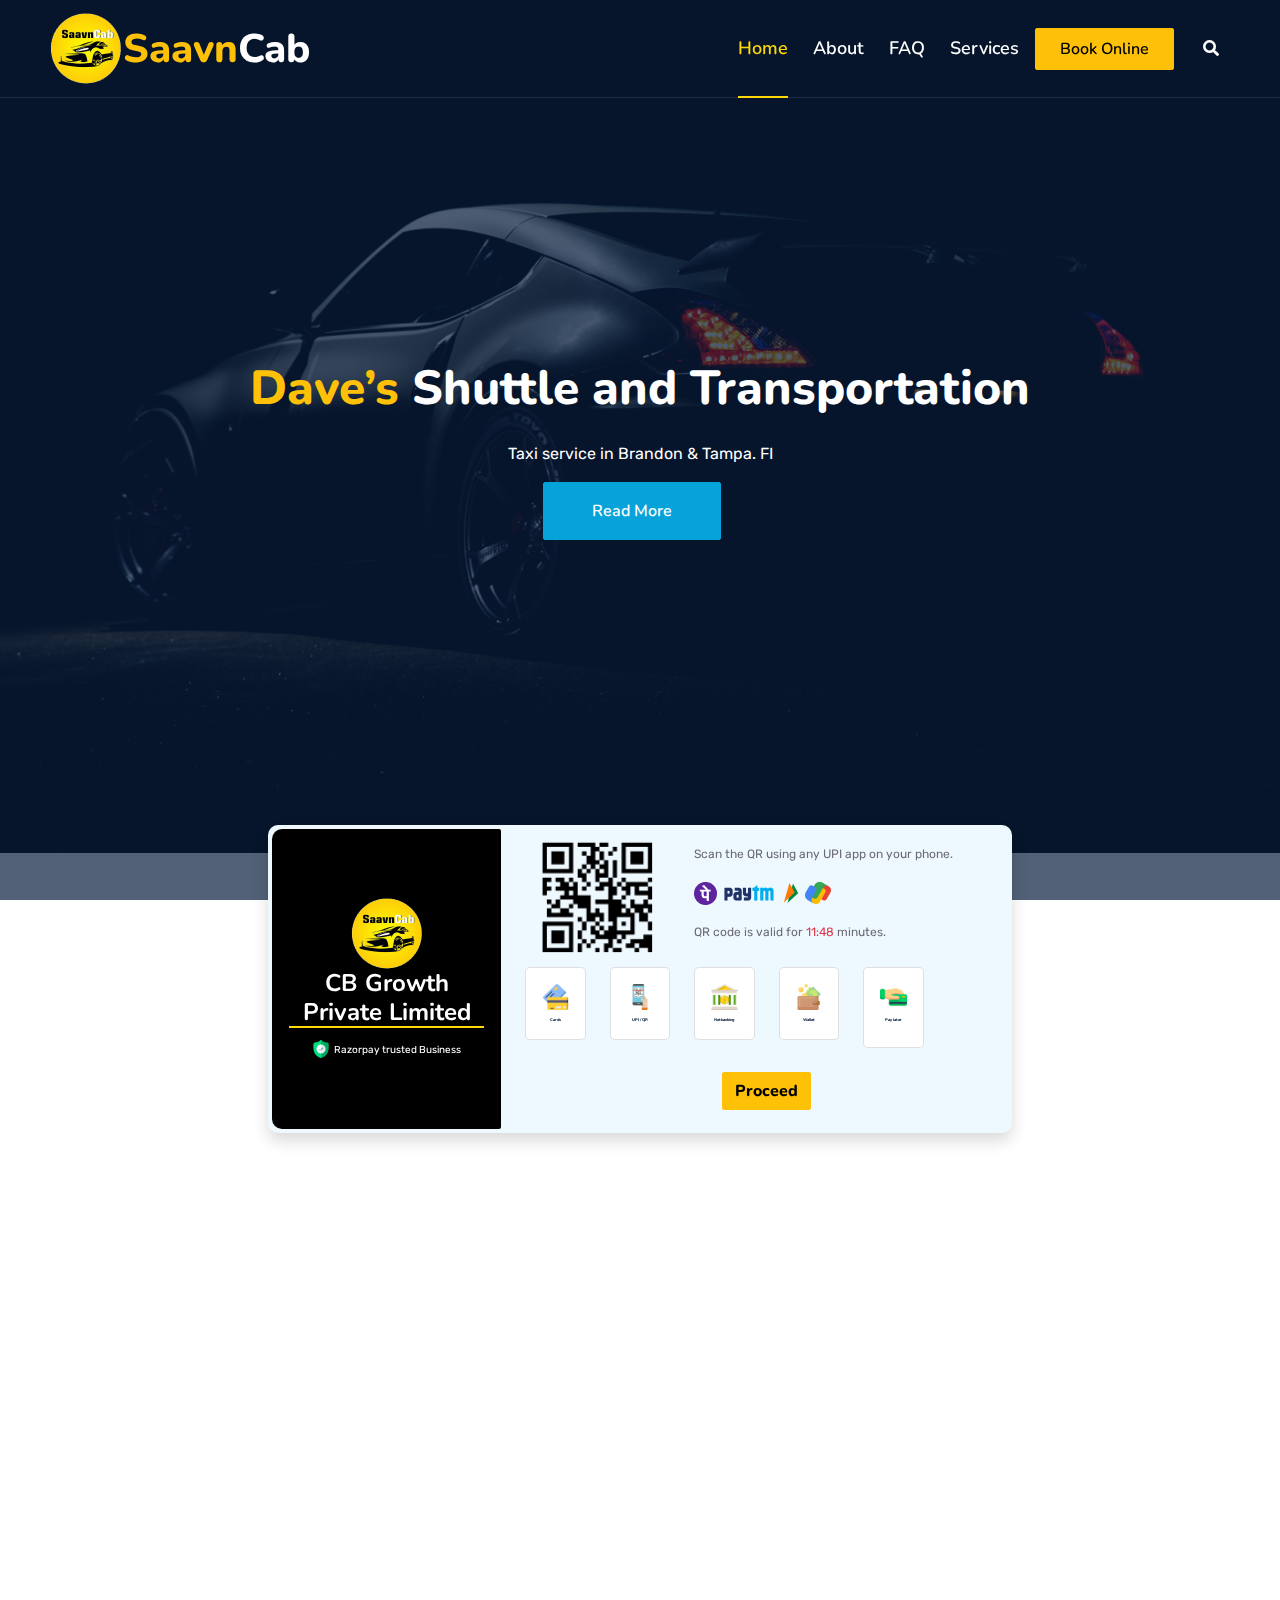
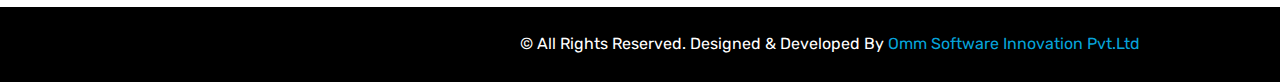
<file: razorpay-payment.html>
<!DOCTYPE html>
<html lang="en">
  <head>
    <meta charset="utf-8" />
    <title>Saavn Cab</title>
    <meta content="width=device-width, initial-scale=1.0" name="viewport" />
    <meta content="Free HTML Templates" name="keywords" />
    <meta content="Free HTML Templates" name="description" />

    <!-- Favicon -->
    <link href="./img/Logo.png" rel="icon" />
    <!-- font awesome -->
    <link
      rel="stylesheet"
      href="https://cdnjs.cloudflare.com/ajax/libs/font-awesome/6.2.1/css/all.min.css"
      integrity="sha512-MV7K8+y+gLIBoVD59lQIYicR65iaqukzvf/nwasF0nqhPay5w/9lJmVM2hMDcnK1OnMGCdVK+iQrJ7lzPJQd1w=="
      crossorigin="anonymous"
      referrerpolicy="no-referrer"
    />
    <!-- Google Web Fonts -->
    <link rel="preconnect" href="https://fonts.googleapis.com" />
    <link rel="preconnect" href="https://fonts.gstatic.com" crossorigin />
    <link
      href="https://fonts.googleapis.com/css2?family=Nunito:wght@400;600;700;800&family=Rubik:wght@400;500;600;700&display=swap"
      rel="stylesheet"
    />

    <!-- Icon Font Stylesheet -->
    <link
      href="https://cdnjs.cloudflare.com/ajax/libs/font-awesome/5.10.0/css/all.min.css"
      rel="stylesheet"
    />
    <link
      href="https://cdn.jsdelivr.net/npm/bootstrap-icons@1.4.1/font/bootstrap-icons.css"
      rel="stylesheet"
    />

    <!-- Libraries Stylesheet -->
    <link href="lib/owlcarousel/assets/owl.carousel.min.css" rel="stylesheet" />
    <link href="lib/animate/animate.min.css" rel="stylesheet" />

    <!-- Customized Bootstrap Stylesheet -->
    <link href="css/bootstrap.min.css" rel="stylesheet" />

    <!-- Template Stylesheet -->
    <link href="css/style.css" rel="stylesheet" />
    <link rel="stylesheet" href="./css/responsive.css" />
  </head>

  <body>
    <!-- Spinner Start -->
    <div
      id="spinner"
      class="show bg-white position-fixed translate-middle w-100 vh-100 top-50 start-50 d-flex align-items-center justify-content-center"
    >
      <div class="spinner">
        <img src="./img/Logo.png" alt="" srcset="" />
      </div>
    </div>
    <!-- Spinner End -->

    <!-- Navbar & Carousel Start -->
    <div class="container-fluid position-relative p-0">
      <nav class="navbar navbar-expand-lg navbar-dark px-5 py-3 py-lg-0">
        <a href="l" class="navbar-brand p-0">
          <div class="d-flex justify-content-center align-items-center">
            <img src="./img/Logo.png" alt="" srcset="" />
            <h1 class="m-0 text-warning">
              Saavn<span class="text-white">Cab</span>
            </h1>
          </div>
        </a>
        <button
          class="navbar-toggler"
          type="button"
          data-bs-toggle="collapse"
          data-bs-target="#navbarCollapse"
        >
          <span class="fa fa-bars"></span>
        </button>
        <div class="collapse navbar-collapse" id="navbarCollapse">
          <div class="navbar-nav ms-auto py-0">
            <a href="index.html" class="nav-item nav-link active">Home</a>
            <a href="" class="nav-item nav-link">About</a>
            <a href="" class="nav-item nav-link">FAQ</a>
            <a href="" class="nav-item nav-link">Services</a>
          </div>

          <a href="" class="btn btn-warning py-2 px-4 ms-3">Book Online</a>
          <butaton
            type="button"
            class="btn text-white ms-3"
            data-bs-toggle="modal"
            data-bs-target="#searchModal"
            ><i class="fa fa-search"></i
          ></butaton>
        </div>
      </nav>

      <div
        id="header-carousel"
        class="carousel slide carousel-fade"
        data-bs-ride="carousel"
      >
        <div class="carousel-inner">
          <div class="carousel-item active">
            <img class="w-100" src="img/bg-1.jpg" alt="Image" />
            <div
              class="carousel-caption d-flex flex-column align-items-center justify-content-center"
            >
              <div class="p-3" style="max-width: 900px">
                <h2 class="display-5 text-white mb-md-4 animated zoomIn">
                  <span class="text-warning">Dave’s </span>Shuttle and
                  Transportation
                </h2>
                <p>Taxi service in Brandon & Tampa. FI</p>
                <a
                  href=""
                  class="btn btn-primary py-md-3 px-md-5 me-3 animated slideInLeft"
                  >Read More</a
                >
              </div>
            </div>
          </div>
        </div>
      </div>
    </div>
    <!-- Navbar & Carousel End -->

    <!-- Full Screen Search Start -->
    <div class="modal fade" id="searchModal" tabindex="-1">
      <div class="modal-dialog modal-fullscreen">
        <div class="modal-content" style="background: rgba(9, 30, 62, 0.7)">
          <div class="modal-header border-0">
            <button
              type="button"
              class="btn bg-white btn-close"
              data-bs-dismiss="modal"
              aria-label="Close"
            ></button>
          </div>
          <div
            class="modal-body d-flex align-items-center justify-content-center"
          >
            <div class="input-group" style="max-width: 600px">
              <input
                type="text"
                class="form-control bg-transparent border-primary p-3"
                placeholder="Type search keyword"
              />
              <button class="btn btn-primary px-4">
                <i class="bi bi-search"></i>
              </button>
            </div>
          </div>
        </div>
      </div>
    </div>
    <!-- Full Screen Search End -->

    <!-- Facts Start -->
    <div class="container-fluid facts py-5 pt-lg-0">
      <div class="container py-5 pt-lg-0">
        <div class="row gx-0">
          <div class="col-lg-8 offset-lg-2 zoomIn" data-wow-delay="0.3s">
            <div
              class="bg-light shadow p-1"
              style="height: auto; border-radius: 10px"
            >
              <div class="row">
                <div class="col-md-4">
                  <div class="card razorpay-cards">
                    <div class="card-body razorpay-cards-info">
                      <img src="./img/Logo.png" alt="" srcset="" />
                      <h4 class="text-white service-cards-border text-center">
                        CB Growth Private Limited
                      </h4>
                      <div class="service-cards-button">
                        <img src="./img/shield 1.png" alt="" srcset="" />
                        <small class="text-white" style="font-size: 10px"
                          >Razorpay trusted Business</small
                        >
                      </div>
                    </div>
                  </div>
                </div>
                <div class="col-lg-8 zoomIn" data-wow-delay="0.3s">
                  <div class="bg-light">
                    <div class="row">
                      <div class="col-md-4 text-center">
                        <img
                          src="./img/Qr Code.png"
                          alt=""
                          srcset=""
                          class="img-fluid"
                        />
                      </div>
                      <div class="col-md-8">
                        <div class="razor-pay-data mt-3">
                          <p>Scan the QR using any UPI app on your phone.</p>

                          <img
                            src="./img/payment/phonepay.png"
                            alt=""
                            srcset=""
                            class="img-fluid"
                          />
                          <img
                            src="./img/payment/paytm.png"
                            alt=""
                            srcset=""
                            class="img-fluid"
                          />
                          <img
                            src="./img/payment/bhim.png"
                            alt=""
                            srcset=""
                            class="img-fluid"
                          />
                          <img
                            src="./img/payment/gpay.png"
                            alt=""
                            srcset=""
                            class="img-fluid"
                          />
                          <p class="mt-3">
                            QR code is valid for
                            <span class="text-danger">11:48</span> minutes.
                          </p>
                        </div>
                      </div>
                    </div>
                    <div class="row">
                      <div class="col-md-2 col-6 mb-3 text-center">
                        <div class="card razorpay-payment-cards">
                          <div class="card-body razorpay-payment-cards-info">
                            <img
                              src="./img/credit 1.png"
                              alt=""
                              srcset=""
                              class="img-fluid"
                            />
                            <h6 class="card-subtitle fw-bold mt-2">Cards</h6>
                          </div>
                        </div>
                      </div>
                      <div class="col-md-2 col-6 mb-3 text-center">
                        <div class="card razorpay-payment-cards">
                          <div class="card-body razorpay-payment-cards-info">
                            <img
                              src="./img/qr-code 1.png"
                              alt=""
                              srcset=""
                              class="img-fluid"
                            />
                            <h6 class="card-subtitle fw-bold mt-2">UPI / QR</h6>
                          </div>
                        </div>
                      </div>
                      <div class="col-md-2 col-6 mb-3 text-center">
                        <div class="card razorpay-payment-cards">
                          <div class="card-body razorpay-payment-cards-info">
                            <img
                              src="./img/bank 1.png"
                              alt=""
                              srcset=""
                              class="img-fluid"
                            />
                            <h6 class="card-subtitle fw-bold mt-2">
                              Netbanking
                            </h6>
                          </div>
                        </div>
                      </div>
                      <div class="col-md-2 col-6 mb-3 text-center">
                        <div class="card razorpay-payment-cards">
                          <div class="card-body razorpay-payment-cards-info">
                            <img
                              src="./img/wallet 1.png"
                              alt=""
                              srcset=""
                              class="img-fluid"
                            />
                            <h6 class="card-subtitle fw-bold mt-2">Wallet</h6>
                          </div>
                        </div>
                      </div>
                      <div class="col-md-2 col-12 mb-3 text-center">
                        <div class="card razorpay-payment-cards">
                          <div class="card-body razorpay-payment-cards-info">
                            <img
                              src="./img/credit-card-payment 1.png"
                              alt=""
                              srcset=""
                              class="img-fluid"
                            />
                            <h6 class="fw-bold mt-2">Pay later</h6>
                          </div>
                        </div>
                      </div>
                      <div class="text-center p-2">
                        <a href="">
                          <button type="button" class="btn btn-warning fw-bold">
                            Proceed
                          </button>
                        </a>
                      </div>
                    </div>
                  </div>
                </div>
              </div>
            </div>
          </div>
        </div>
      </div>
    </div>
    <!-- Facts Start -->

    <!-- Footer Start -->
    <div
      class="container-fluid bg-warning text-light mt-5 wow"
      data-wow-delay="0.1s"
    >
      <div class="container">
        <div class="row gx-5">
          <div class="col-lg-4 col-md-6 footer-about">
            <div
              class="d-flex flex-column align-items-center justify-content-center text-center h-100 bg-primary p-4"
            >
              <a href="index.html" class="navbar-brand">
                <div class="d-flex justify-content-center align-items-center">
                  <img src="./img/Logo.png" alt="" srcset="" />
                  <h1 class="m-0 text-warning">
                    Saavn<span class="text-white">Cab</span>
                  </h1>
                </div>
              </a>
              <p class="mt-3 mb-4">
                Lorem diam sit erat dolor elitr et, diam lorem justo amet clita
                stet eos sit. Elitr dolor duo lorem, elitr clita ipsum sea. Diam
                amet erat lorem stet eos. Diam amet et kasd eos duo.
              </p>
              <form action="">
                <div class="input-group">
                  <input
                    type="text"
                    class="form-control border-white p-3"
                    placeholder="Your Email"
                  />
                  <button class="btn btn-dark">
                    <i class="fa-solid fa-share"></i>
                  </button>
                </div>
              </form>
            </div>
          </div>
          <div class="col-lg-8 col-md-6">
            <div class="row gx-5">
              <div class="col-lg-4 col-md-12 pt-5 mb-5 text-dark">
                <div class="section-title-sm position-relative pb-2 mb-2">
                  <h3 class="text-black mb-0">Get In Touch</h3>
                </div>
                <div class="d-flex mb-2">
                  <i class="bi bi-geo-alt text-primary me-2"></i>
                  <p class="mb-0">Brooklyn, New York, United States</p>
                </div>
                <div class="d-flex mb-2">
                  <i class="bi bi-envelope-open text-primary me-2"></i>
                  <p class="mb-0">example@example.com</p>
                </div>
                <div class="d-flex mb-2">
                  <i class="bi bi-telephone text-primary me-2"></i>
                  <p class="mb-0">+0123-456789</p>
                </div>
                <div class="d-flex mt-4">
                  <a class="btn btn-dark btn-square me-2" href="#"
                    ><i class="fab fa-twitter fw-normal"></i
                  ></a>
                  <a class="btn btn-dark btn-square me-2" href="#"
                    ><i class="fab fa-facebook-f fw-normal"></i
                  ></a>
                  <a class="btn btn-dark btn-square me-2" href="#"
                    ><i class="fab fa-linkedin-in fw-normal"></i
                  ></a>
                  <a class="btn btn-dark btn-square" href="#"
                    ><i class="fab fa-instagram fw-normal"></i
                  ></a>
                </div>
              </div>
              <div class="col-lg-4 col-md-12 pt-0 pt-lg-5 mb-5 text-dark">
                <div class="section-title-sm position-relative pb-2 mb-2">
                  <h3 class="text-dark mb-0">Company</h3>
                </div>
                <div
                  class="link-animated d-flex flex-column justify-content-start text-dark"
                >
                  <a class="text-dark mb-2" href="#"
                    ><i class="bi bi-arrow-right text-primary me-2"></i>Home</a
                  >
                  <a class="text-dark mb-2" href="#"
                    ><i class="bi bi-arrow-right text-primary me-2"></i>About
                    Us</a
                  >

                  <a class="text-dark mb-2" href="#"
                    ><i class="bi bi-arrow-right text-primary me-2"></i>Latest
                    Blog</a
                  >
                  <a class="text-dark mb-2" href="#"
                    ><i class="bi bi-arrow-right text-primary me-2"></i>All
                    Properties
                  </a>
                  <a class="text-dark mb-2" href="#"
                    ><i class="bi bi-arrow-right text-primary me-2"></i
                    >Locations Maps
                  </a>
                  <a class="text-dark" href="#"
                    ><i class="bi bi-arrow-right text-primary me-2"></i>Contact
                    Us</a
                  >
                </div>
              </div>
              <div class="col-lg-4 col-md-12 pt-0 pt-lg-5 mb-5">
                <div class="section-title-sm position-relative pb-2 mb-2">
                  <h3 class="text-dark mb-0">Legal</h3>
                </div>
                <div
                  class="link-animated d-flex flex-column justify-content-start"
                >
                  <a class="text-dark mb-2" href="#"
                    ><i class="bi bi-arrow-right text-primary me-2"></i>Privacy
                    & Policy</a
                  >
                  <a class="text-dark mb-2" href="#"
                    ><i class="bi bi-arrow-right text-primary me-2"></i>Terms &
                    Condition
                  </a>
                  <a class="text-dark mb-2" href="#"
                    ><i class="bi bi-arrow-right text-primary me-2"></i>Risk
                    Disclosure</a
                  >
                  <a class="text-dark mb-2" href="#"
                    ><i class="bi bi-arrow-right text-primary me-2"></i>FAQ
                  </a>
                </div>
              </div>
            </div>
          </div>
        </div>
      </div>
    </div>
    <div class="container-fluid text-white" style="background: #000">
      <div class="container text-center">
        <div class="row justify-content-end">
          <div class="col-lg-8 col-md-6">
            <div
              class="d-flex align-items-center justify-content-center"
              style="height: 75px"
            >
              <p class="mb-0">
                &copy; All Rights Reserved. Designed & Developed By
                <a href="">Omm Software Innovation Pvt.Ltd</a>
              </p>
            </div>
          </div>
        </div>
      </div>
    </div>
    <!-- Footer End -->

    <!-- Back to Top -->
    <a href="#" class="btn btn-lg btn-warning btn-lg-square rounded back-to-top"
      ><i class="bi bi-arrow-up"></i
    ></a>

    <!-- JavaScript Libraries -->
    <script src="https://code.jquery.com/jquery-3.4.1.min.js"></script>
    <script src="https://cdn.jsdelivr.net/npm/bootstrap@5.0.0/dist/js/bootstrap.bundle.min.js"></script>
    <script src="lib/wow/wow.min.js"></script>
    <script src="lib/easing/easing.min.js"></script>
    <script src="lib/waypoints/waypoints.min.js"></script>
    <script src="lib/counterup/counterup.min.js"></script>
    <script src="lib/owlcarousel/owl.carousel.min.js"></script>

    <!-- Template Javascript -->
    <script src="js/main.js"></script>
  </body>
</html>
</file>
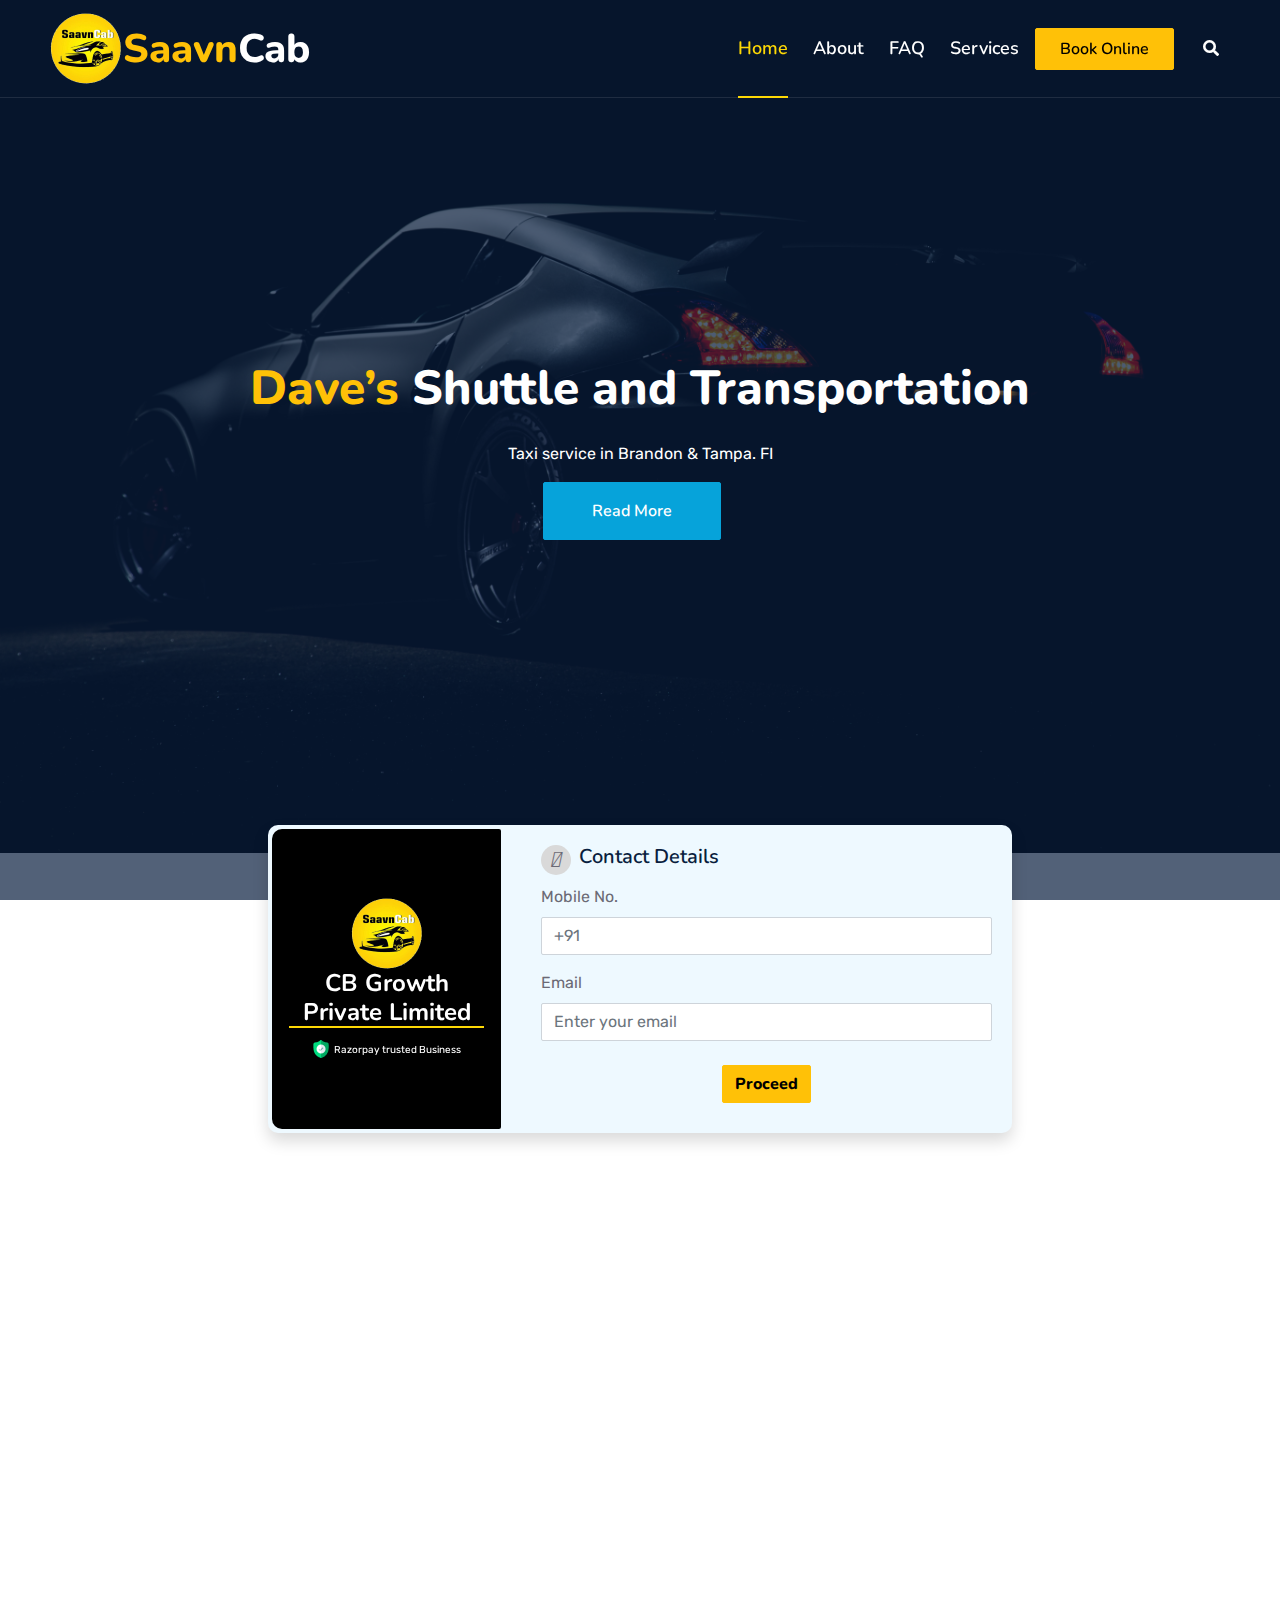
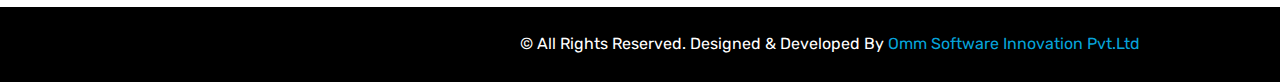
<file: razorpay.html>
<!DOCTYPE html>
<html lang="en">
  <head>
    <meta charset="utf-8" />
    <title>Saavn Cab</title>
    <meta content="width=device-width, initial-scale=1.0" name="viewport" />
    <meta content="Free HTML Templates" name="keywords" />
    <meta content="Free HTML Templates" name="description" />

    <!-- Favicon -->
    <link href="./img/Logo.png" rel="icon" />
    <!-- font awesome -->
    <link
      rel="stylesheet"
      href="https://cdnjs.cloudflare.com/ajax/libs/font-awesome/6.2.1/css/all.min.css"
      integrity="sha512-MV7K8+y+gLIBoVD59lQIYicR65iaqukzvf/nwasF0nqhPay5w/9lJmVM2hMDcnK1OnMGCdVK+iQrJ7lzPJQd1w=="
      crossorigin="anonymous"
      referrerpolicy="no-referrer"
    />
    <!-- Google Web Fonts -->
    <link rel="preconnect" href="https://fonts.googleapis.com" />
    <link rel="preconnect" href="https://fonts.gstatic.com" crossorigin />
    <link
      href="https://fonts.googleapis.com/css2?family=Nunito:wght@400;600;700;800&family=Rubik:wght@400;500;600;700&display=swap"
      rel="stylesheet"
    />

    <!-- Icon Font Stylesheet -->
    <link
      href="https://cdnjs.cloudflare.com/ajax/libs/font-awesome/5.10.0/css/all.min.css"
      rel="stylesheet"
    />
    <link
      href="https://cdn.jsdelivr.net/npm/bootstrap-icons@1.4.1/font/bootstrap-icons.css"
      rel="stylesheet"
    />

    <!-- Libraries Stylesheet -->
    <link href="lib/owlcarousel/assets/owl.carousel.min.css" rel="stylesheet" />
    <link href="lib/animate/animate.min.css" rel="stylesheet" />

    <!-- Customized Bootstrap Stylesheet -->
    <link href="css/bootstrap.min.css" rel="stylesheet" />

    <!-- Template Stylesheet -->
    <link href="css/style.css" rel="stylesheet" />
    <link rel="stylesheet" href="./css/responsive.css" />
  </head>

  <body>
    <!-- Spinner Start -->
    <div
      id="spinner"
      class="show bg-white position-fixed translate-middle w-100 vh-100 top-50 start-50 d-flex align-items-center justify-content-center"
    >
      <div class="spinner">
        <img src="./img/Logo.png" alt="" srcset="" />
      </div>
    </div>
    <!-- Spinner End -->

    <!-- Navbar & Carousel Start -->
    <div class="container-fluid position-relative p-0">
      <nav class="navbar navbar-expand-lg navbar-dark px-5 py-3 py-lg-0">
        <a href="l" class="navbar-brand p-0">
          <div class="d-flex justify-content-center align-items-center">
            <img src="./img/Logo.png" alt="" srcset="" />
            <h1 class="m-0 text-warning">
              Saavn<span class="text-white">Cab</span>
            </h1>
          </div>
        </a>
        <button
          class="navbar-toggler"
          type="button"
          data-bs-toggle="collapse"
          data-bs-target="#navbarCollapse"
        >
          <span class="fa fa-bars"></span>
        </button>
        <div class="collapse navbar-collapse" id="navbarCollapse">
          <div class="navbar-nav ms-auto py-0">
            <a href="index.html" class="nav-item nav-link active">Home</a>
            <a href="" class="nav-item nav-link">About</a>
            <a href="" class="nav-item nav-link">FAQ</a>
            <a href="" class="nav-item nav-link">Services</a>
          </div>

          <a href="" class="btn btn-warning py-2 px-4 ms-3">Book Online</a>
          <butaton
            type="button"
            class="btn text-white ms-3"
            data-bs-toggle="modal"
            data-bs-target="#searchModal"
            ><i class="fa fa-search"></i
          ></butaton>
        </div>
      </nav>

      <div
        id="header-carousel"
        class="carousel slide carousel-fade"
        data-bs-ride="carousel"
      >
        <div class="carousel-inner">
          <div class="carousel-item active">
            <img class="w-100" src="img/bg-1.jpg" alt="Image" />
            <div
              class="carousel-caption d-flex flex-column align-items-center justify-content-center"
            >
              <div class="p-3" style="max-width: 900px">
                <h2 class="display-5 text-white mb-md-4 animated zoomIn">
                  <span class="text-warning">Dave’s </span>Shuttle and
                  Transportation
                </h2>
                <p>Taxi service in Brandon & Tampa. FI</p>
                <a
                  href=""
                  class="btn btn-primary py-md-3 px-md-5 me-3 animated slideInLeft"
                  >Read More</a
                >
              </div>
            </div>
          </div>
        </div>
      </div>
    </div>
    <!-- Navbar & Carousel End -->

    <!-- Full Screen Search Start -->
    <div class="modal fade" id="searchModal" tabindex="-1">
      <div class="modal-dialog modal-fullscreen">
        <div class="modal-content" style="background: rgba(9, 30, 62, 0.7)">
          <div class="modal-header border-0">
            <button
              type="button"
              class="btn bg-white btn-close"
              data-bs-dismiss="modal"
              aria-label="Close"
            ></button>
          </div>
          <div
            class="modal-body d-flex align-items-center justify-content-center"
          >
            <div class="input-group" style="max-width: 600px">
              <input
                type="text"
                class="form-control bg-transparent border-primary p-3"
                placeholder="Type search keyword"
              />
              <button class="btn btn-primary px-4">
                <i class="bi bi-search"></i>
              </button>
            </div>
          </div>
        </div>
      </div>
    </div>
    <!-- Full Screen Search End -->

    <!-- Facts Start -->
    <div class="container-fluid facts py-5 pt-lg-0">
      <div class="container py-5 pt-lg-0">
        <div class="row gx-0">
          <div class="col-lg-8 offset-lg-2 zoomIn" data-wow-delay="0.3s">
            <div
              class="bg-light shadow p-1"
              style="height: auto; border-radius: 10px"
            >
              <div class="row">
                <div class="col-md-4">
                  <div class="card razorpay-cards">
                    <div class="card-body razorpay-cards-info">
                      <img src="./img/Logo.png" alt="" srcset="" />
                      <h4 class="text-white service-cards-border text-center">
                        CB Growth Private Limited
                      </h4>
                      <div class="service-cards-button">
                        <img src="./img/shield 1.png" alt="" srcset="" />
                        <small class="text-white" style="font-size: 10px"
                          >Razorpay trusted Business</small
                        >
                      </div>
                    </div>
                  </div>
                </div>
                <div class="col-lg-8 zoomIn" data-wow-delay="0.3s">
                  <div class="bg-light">
                    <form>
                      <div class="row p-3">
                        <div class="razorpay-user-icon">
                          <i class="fa-solid fa-user"></i>
                          <h5 class="mb-3 mx-2">Contact Details</h5>
                        </div>

                        <div class="col-md-12 mb-3">
                          <label for="" class="form-label">Mobile No.</label>
                          <input
                            type="number"
                            class="form-control"
                            id=""
                            aria-describedby=""
                            placeholder="+91"
                            required
                          />
                        </div>
                        <div class="col-md-12">
                          <label for="" class="form-label">Email</label>
                          <input
                            type="email"
                            class="form-control"
                            id=""
                            aria-describedby=""
                            placeholder="Enter your email"
                            required
                          />
                        </div>
                      </div>
                      <div class="text-center p-2">
                        <a href="razorpay-payment.html">
                          <button type="button" class="btn btn-warning fw-bold">
                            Proceed
                          </button>
                        </a>
                      </div>
                    </form>
                  </div>
                </div>
              </div>
            </div>
          </div>
        </div>
      </div>
    </div>
    <!-- Facts Start -->

    <!-- Footer Start -->
    <div
      class="container-fluid bg-warning text-light mt-5 wow"
      data-wow-delay="0.1s"
    >
      <div class="container">
        <div class="row gx-5">
          <div class="col-lg-4 col-md-6 footer-about">
            <div
              class="d-flex flex-column align-items-center justify-content-center text-center h-100 bg-primary p-4"
            >
              <a href="index.html" class="navbar-brand">
                <div class="d-flex justify-content-center align-items-center">
                  <img src="./img/Logo.png" alt="" srcset="" />
                  <h1 class="m-0 text-warning">
                    Saavn<span class="text-white">Cab</span>
                  </h1>
                </div>
              </a>
              <p class="mt-3 mb-4">
                Lorem diam sit erat dolor elitr et, diam lorem justo amet clita
                stet eos sit. Elitr dolor duo lorem, elitr clita ipsum sea. Diam
                amet erat lorem stet eos. Diam amet et kasd eos duo.
              </p>
              <form action="">
                <div class="input-group">
                  <input
                    type="text"
                    class="form-control border-white p-3"
                    placeholder="Your Email"
                  />
                  <button class="btn btn-dark">
                    <i class="fa-solid fa-share"></i>
                  </button>
                </div>
              </form>
            </div>
          </div>
          <div class="col-lg-8 col-md-6">
            <div class="row gx-5">
              <div class="col-lg-4 col-md-12 pt-5 mb-5 text-dark">
                <div class="section-title-sm position-relative pb-2 mb-2">
                  <h3 class="text-black mb-0">Get In Touch</h3>
                </div>
                <div class="d-flex mb-2">
                  <i class="bi bi-geo-alt text-primary me-2"></i>
                  <p class="mb-0">Brooklyn, New York, United States</p>
                </div>
                <div class="d-flex mb-2">
                  <i class="bi bi-envelope-open text-primary me-2"></i>
                  <p class="mb-0">example@example.com</p>
                </div>
                <div class="d-flex mb-2">
                  <i class="bi bi-telephone text-primary me-2"></i>
                  <p class="mb-0">+0123-456789</p>
                </div>
                <div class="d-flex mt-4">
                  <a class="btn btn-dark btn-square me-2" href="#"
                    ><i class="fab fa-twitter fw-normal"></i
                  ></a>
                  <a class="btn btn-dark btn-square me-2" href="#"
                    ><i class="fab fa-facebook-f fw-normal"></i
                  ></a>
                  <a class="btn btn-dark btn-square me-2" href="#"
                    ><i class="fab fa-linkedin-in fw-normal"></i
                  ></a>
                  <a class="btn btn-dark btn-square" href="#"
                    ><i class="fab fa-instagram fw-normal"></i
                  ></a>
                </div>
              </div>
              <div class="col-lg-4 col-md-12 pt-0 pt-lg-5 mb-5 text-dark">
                <div class="section-title-sm position-relative pb-2 mb-2">
                  <h3 class="text-dark mb-0">Company</h3>
                </div>
                <div
                  class="link-animated d-flex flex-column justify-content-start text-dark"
                >
                  <a class="text-dark mb-2" href="#"
                    ><i class="bi bi-arrow-right text-primary me-2"></i>Home</a
                  >
                  <a class="text-dark mb-2" href="#"
                    ><i class="bi bi-arrow-right text-primary me-2"></i>About
                    Us</a
                  >

                  <a class="text-dark mb-2" href="#"
                    ><i class="bi bi-arrow-right text-primary me-2"></i>Latest
                    Blog</a
                  >
                  <a class="text-dark mb-2" href="#"
                    ><i class="bi bi-arrow-right text-primary me-2"></i>All
                    Properties
                  </a>
                  <a class="text-dark mb-2" href="#"
                    ><i class="bi bi-arrow-right text-primary me-2"></i
                    >Locations Maps
                  </a>
                  <a class="text-dark" href="#"
                    ><i class="bi bi-arrow-right text-primary me-2"></i>Contact
                    Us</a
                  >
                </div>
              </div>
              <div class="col-lg-4 col-md-12 pt-0 pt-lg-5 mb-5">
                <div class="section-title-sm position-relative pb-2 mb-2">
                  <h3 class="text-dark mb-0">Legal</h3>
                </div>
                <div
                  class="link-animated d-flex flex-column justify-content-start"
                >
                  <a class="text-dark mb-2" href="#"
                    ><i class="bi bi-arrow-right text-primary me-2"></i>Privacy
                    & Policy</a
                  >
                  <a class="text-dark mb-2" href="#"
                    ><i class="bi bi-arrow-right text-primary me-2"></i>Terms &
                    Condition
                  </a>
                  <a class="text-dark mb-2" href="#"
                    ><i class="bi bi-arrow-right text-primary me-2"></i>Risk
                    Disclosure</a
                  >
                  <a class="text-dark mb-2" href="#"
                    ><i class="bi bi-arrow-right text-primary me-2"></i>FAQ
                  </a>
                </div>
              </div>
            </div>
          </div>
        </div>
      </div>
    </div>
    <div class="container-fluid text-white" style="background: #000">
      <div class="container text-center">
        <div class="row justify-content-end">
          <div class="col-lg-8 col-md-6">
            <div
              class="d-flex align-items-center justify-content-center"
              style="height: 75px"
            >
              <p class="mb-0">
                &copy; All Rights Reserved. Designed & Developed By
                <a href="">Omm Software Innovation Pvt.Ltd</a>
              </p>
            </div>
          </div>
        </div>
      </div>
    </div>
    <!-- Footer End -->

    <!-- Back to Top -->
    <a href="#" class="btn btn-lg btn-warning btn-lg-square rounded back-to-top"
      ><i class="bi bi-arrow-up"></i
    ></a>

    <!-- JavaScript Libraries -->
    <script src="https://code.jquery.com/jquery-3.4.1.min.js"></script>
    <script src="https://cdn.jsdelivr.net/npm/bootstrap@5.0.0/dist/js/bootstrap.bundle.min.js"></script>
    <script src="lib/wow/wow.min.js"></script>
    <script src="lib/easing/easing.min.js"></script>
    <script src="lib/waypoints/waypoints.min.js"></script>
    <script src="lib/counterup/counterup.min.js"></script>
    <script src="lib/owlcarousel/owl.carousel.min.js"></script>

    <!-- Template Javascript -->
    <script src="js/main.js"></script>
  </body>
</html>
</file>
<file: css/style.css>
/********** Template CSS **********/
:root {
  --primary: #fdd805;
  --secondary: #34ad54;
  --light: #eef9ff;
  --dark: #091e3e;
}
body::-webkit-scrollbar {
  width: 0px;
}
/*** Spinner ***/
.spinner {
  width: 40px;
  height: 40px;
  /* background: var(--primary); */
  margin: 100px auto;
  -webkit-animation: sk-rotateplane 1.2s infinite ease-in-out;
  animation: sk-rotateplane 1.2s infinite ease-in-out;
}

@-webkit-keyframes sk-rotateplane {
  0% {
    -webkit-transform: perspective(120px);
  }
  50% {
    -webkit-transform: perspective(120px) rotateY(180deg);
  }
  100% {
    -webkit-transform: perspective(120px) rotateY(180deg) rotateX(180deg);
  }
}

@keyframes sk-rotateplane {
  0% {
    transform: perspective(120px) rotateX(0deg) rotateY(0deg);
    -webkit-transform: perspective(120px) rotateX(0deg) rotateY(0deg);
  }
  50% {
    transform: perspective(120px) rotateX(-180.1deg) rotateY(0deg);
    -webkit-transform: perspective(120px) rotateX(-180.1deg) rotateY(0deg);
  }
  100% {
    transform: perspective(120px) rotateX(-180deg) rotateY(-179.9deg);
    -webkit-transform: perspective(120px) rotateX(-180deg) rotateY(-179.9deg);
  }
}

#spinner {
  opacity: 0;
  visibility: hidden;
  transition: opacity 0.5s ease-out, visibility 0s linear 0.5s;
  z-index: 99999;
}

#spinner.show {
  transition: opacity 0.5s ease-out, visibility 0s linear 0s;
  visibility: visible;
  opacity: 1;
}

/*** Heading ***/
h1,
h2,
.fw-bold {
  font-weight: 800 !important;
}

h3,
h4,
.fw-semi-bold {
  font-weight: 700 !important;
}

h5,
h6,
.fw-medium {
  font-weight: 600 !important;
}

/*** Button ***/
.btn {
  font-family: "Nunito", sans-serif;
  font-weight: 600;
  transition: 0.5s;
}

.btn-primary,
.btn-secondary {
  color: #ffffff;
  box-shadow: inset 0 0 0 50px transparent;
}

.btn-primary:hover {
  box-shadow: inset 0 0 0 0 var(--primary);
}

.btn-secondary:hover {
  box-shadow: inset 0 0 0 0 var(--secondary);
}

.btn-square {
  width: 36px;
  height: 36px;
}

.btn-sm-square {
  width: 30px;
  height: 30px;
}

.btn-lg-square {
  width: 48px;
  height: 48px;
}

.btn-square,
.btn-sm-square,
.btn-lg-square {
  padding-left: 0;
  padding-right: 0;
  text-align: center;
}

/*** Navbar ***/
.navbar-dark .navbar-nav .nav-link {
  font-family: "Nunito", sans-serif;
  position: relative;
  margin-left: 25px;
  padding: 35px 0;
  color: #ffffff;
  font-size: 18px;
  font-weight: 600;
  outline: none;
  transition: 0.5s;
}

.sticky-top.navbar-dark .navbar-nav .nav-link {
  padding: 20px 0;
  color: var(--light);
}

.navbar-dark .navbar-nav .nav-link:hover,
.navbar-dark .navbar-nav .nav-link.active {
  color: var(--primary);
}

.navbar-dark .navbar-brand h1 {
  color: #ffffff;
}

.navbar-dark .navbar-toggler {
  color: var(--primary) !important;
  border-color: var(--primary) !important;
}

@media (max-width: 991.98px) {
  .sticky-top.navbar-dark {
    position: relative;
    background: #ffffff;
  }

  .navbar-dark .navbar-nav .nav-link,
  .navbar-dark .navbar-nav .nav-link.show,
  .sticky-top.navbar-dark .navbar-nav .nav-link {
    padding: 10px 0;
    color: var(--dark);
  }

  .navbar-dark .navbar-brand h1 {
    color: var(--primary);
  }
}

@media (min-width: 992px) {
  .navbar-dark {
    position: absolute;
    width: 100%;
    top: 0;
    left: 0;
    border-bottom: 1px solid rgba(256, 256, 256, 0.1);
    z-index: 999;
  }

  .sticky-top.navbar-dark {
    position: fixed;
    background: #000;
  }

  .navbar-dark .navbar-nav .nav-link::before {
    position: absolute;
    content: "";
    width: 0;
    height: 2px;
    bottom: -1px;
    left: 50%;
    background: var(--primary);
    transition: 0.5s;
  }

  .navbar-dark .navbar-nav .nav-link:hover::before,
  .navbar-dark .navbar-nav .nav-link.active::before {
    width: 100%;
    left: 0;
  }

  .navbar-dark .navbar-nav .nav-link.nav-contact::before {
    display: none;
  }

  .sticky-top.navbar-dark .navbar-brand h1 {
    color: var(--primary);
  }
}

/*** Carousel ***/
.carousel-item {
  height: 100vh;
}
.carousel-caption {
  top: 0;
  left: 0;
  right: 0;
  bottom: 0;
  background: rgba(9, 30, 62, 0.7);

  z-index: 1;
}

@media (max-width: 576px) {
  .carousel-caption h5 {
    font-size: 14px;
    font-weight: 500 !important;
  }

  .carousel-caption h1 {
    font-size: 30px;
    font-weight: 600 !important;
  }
}

/*** Section Title ***/
.section-title::before {
  position: absolute;
  content: "";
  width: 150px;
  height: 5px;
  left: 0;
  bottom: 0;
  background: var(--primary);
  border-radius: 2px;
}

.section-title.text-center::before {
  left: 50%;
  margin-left: -75px;
}

.section-title.section-title-sm::before {
  width: 90px;
  height: 3px;
}

.section-title::after {
  position: absolute;
  content: "";
  width: 6px;
  height: 5px;
  bottom: 0px;
  background: #ffffff;
  -webkit-animation: section-title-run 5s infinite linear;
  animation: section-title-run 5s infinite linear;
}

.section-title.section-title-sm::after {
  width: 4px;
  height: 3px;
}

.section-title.text-center::after {
  -webkit-animation: section-title-run-center 5s infinite linear;
  animation: section-title-run-center 5s infinite linear;
}

.section-title.section-title-sm::after {
  -webkit-animation: section-title-run-sm 5s infinite linear;
  animation: section-title-run-sm 5s infinite linear;
}

@-webkit-keyframes section-title-run {
  0% {
    left: 0;
  }
  50% {
    left: 145px;
  }
  100% {
    left: 0;
  }
}

@-webkit-keyframes section-title-run-center {
  0% {
    left: 50%;
    margin-left: -75px;
  }
  50% {
    left: 50%;
    margin-left: 45px;
  }
  100% {
    left: 50%;
    margin-left: -75px;
  }
}

@-webkit-keyframes section-title-run-sm {
  0% {
    left: 0;
  }
  50% {
    left: 85px;
  }
  100% {
    left: 0;
  }
}

/*** Service ***/
.service-item {
  position: relative;
  height: 300px;
  padding: 0 30px;
  transition: 0.5s;
}

.service-item .service-icon {
  margin-bottom: 30px;
  width: 60px;
  height: 60px;
  display: flex;
  align-items: center;
  justify-content: center;
  background: var(--primary);
  border-radius: 2px;
  transform: rotate(-45deg);
}

.service-item .service-icon i {
  transform: rotate(45deg);
}

.service-item a.btn {
  position: absolute;
  width: 60px;
  bottom: -48px;
  left: 50%;
  margin-left: -30px;
  opacity: 0;
}

.service-item:hover a.btn {
  bottom: -24px;
  opacity: 1;
}

/*** Testimonial ***/

/*** Testimonial ***/
.quote {
  background: #000;
  padding: 15px 20px 5px 15px;
  border-top-left-radius: 30px;
  border-bottom-right-radius: 30px;
  margin-bottom: 30px;
  color: #fff;
  text-align: justify;
}
.quote i {
  color: yellow;
}
.quote p {
  overflow: auto;
  height: 80px;
}
.quote p::-webkit-scrollbar {
  display: none;
}
.quote:after {
  content: "";
  width: 0px;
  height: 0px;
  border-style: solid;
  border-width: 20px 18px 0 18px;
  border-color: #000 transparent transparent transparent;
  position: relative;
  top: 47px;
  left: 50px;
}
.student {
  margin-left: 25px;
  margin-bottom: 80px;
}
.student .photo {
  /* background-color: #ccc; */
  border-radius: 100px;
  width: 60px;
  height: 60px;
  float: left;
  margin-right: 30px;
}
.student .photo img {
  border-radius: 100px;
  width: 80px;
  height: 80px;
  border: 5px solid rgba(25, 18, 173, 0.5);
}
.student p {
  position: relative;
  top: 5px;
  text-transform: uppercase;
  color: #92444b;
}
.student p > span > i {
  color: #ebbe1f;
}
.student p:nth-child(2) {
  font-size: 16px;
  font-weight: 600;
  margin-bottom: 0;
}
.student p:nth-child(3) {
  font-size: 14px;
  color: #777;
}

/* about */
/* destination start */

.product--blue {
  box-shadow: 1px 5px 15px #ccc;
  width: 15em;
  height: auto;
  border-radius: 3px;
  padding: 2em;
  margin: 1em;
  overflow: hidden;
  position: relative;
  flex: auto;
}
.product--blue {
  background: linear-gradient(
    -45deg,
    #92dce5 50%,
    rgba(255, 255, 255, 0.5) 50%
  );
}

.product img,
.product--blue img {
  max-width: 100%;
  height: auto !important;
  text-align: center;
}
.product_inner {
  display: flex;
  align-items: center;
  flex-flow: column wrap;
}
.product_inner p {
  color: rgba(255, 255, 255, 0.9);
}
.product_overlay {
  background: rgba(255, 255, 255, 0.9);
  width: 100%;
  height: 100%;
  position: absolute;
  top: 0;
  left: 0;
  right: 0;
  transform: translateY(-500px);
  opacity: 0;
  display: flex;
  flex-flow: column wrap;
  justify-content: center;
  align-items: center;
}

/*** Team ***/
.team-item {
  transition: 0.5s;
}

.team-social {
  position: absolute;
  width: 100%;
  height: 100%;
  top: 0;
  left: 0;
  display: flex;
  align-items: center;
  justify-content: center;
  transition: 0.5s;
}

.team-social a.btn {
  position: relative;
  margin: 0 3px;
  margin-top: 100px;
  opacity: 0;
}

.team-item:hover {
  box-shadow: 0 0 30px #dddddd;
}

.team-item:hover .team-social {
  background: rgba(9, 30, 62, 0.7);
}

.team-item:hover .team-social a.btn:first-child {
  opacity: 1;
  margin-top: 0;
  transition: 0.3s 0s;
}

.team-item:hover .team-social a.btn:nth-child(2) {
  opacity: 1;
  margin-top: 0;
  transition: 0.3s 0.05s;
}

.team-item:hover .team-social a.btn:nth-child(3) {
  opacity: 1;
  margin-top: 0;
  transition: 0.3s 0.1s;
}

.team-item:hover .team-social a.btn:nth-child(4) {
  opacity: 1;
  margin-top: 0;
  transition: 0.3s 0.15s;
}

.team-item .team-img img,
.blog-item .blog-img img {
  transition: 0.5s;
}

.team-item:hover .team-img img,
.blog-item:hover .blog-img img {
  transform: scale(1.15);
}

/*** Miscellaneous ***/
@media (min-width: 991.98px) {
  .facts {
    position: relative;
    margin-top: -75px;
    z-index: 1;
  }
}

.back-to-top {
  position: fixed;
  display: none;
  right: 45px;
  bottom: 45px;
  z-index: 99;
}

.bg-header {
  background: linear-gradient(rgba(9, 30, 62, 0.7), rgba(9, 30, 62, 0.7)),
    url(../img/carousel-1.jpg) center center no-repeat;
  background-size: cover;
}

.link-animated a {
  transition: 0.5s;
}

.link-animated a:hover {
  padding-left: 10px;
}

@media (min-width: 767.98px) {
  .footer-about {
    margin-bottom: -75px;
  }
}

/* book now page */
.location-cards {
  border-radius: 10px;
}
.book-first-card {
  display: flex;
}
.book-first-card img {
  width: 50px;
  height: 50px;
  border-radius: 50px;
  background-color: #fdd805;
  padding: 10px;
  margin-left: 10px;
}
.car-book-info {
  border-left: 1px solid gray;
}
.faqs-cards {
  border: 1px dotted black;
}

/* calender style */

.calendar-wrapper {
  width: 360px;
  margin: 3em auto;
  padding: 2em;
  border: 1px solid #dcdcff;
  border-radius: 5px;
  background: #fff;
}
table {
  clear: both;
  width: 100%;
  border: 1px solid #dcdcff;
  border-radius: 3px;
  border-collapse: collapse;
  color: #444;
}
td {
  height: 48px;
  text-align: center;
  vertical-align: middle;
  border-right: 1px solid #dcdcff;
  border-top: 1px solid #dcdcff;
  width: 14.28571429%;
}
td.not-current {
  color: #c0c0c0;
}
td.today {
  font-weight: 700;
  color: #28283b;
  font-size: 1.5em;
  background-color: #f4cd10;
}
thead td {
  border: none;
  color: #28283b;
  text-transform: uppercase;
  font-size: 1.5em;
}
#btnPrev {
  float: left;
  margin-bottom: 20px;
}
#btnPrev:before {
  content: "\f104";
  font-family: FontAwesome;
  padding-right: 4px;
}
#btnNext {
  float: right;
  margin-bottom: 20px;
}
#btnNext:after {
  content: "\f105";
  font-family: FontAwesome;
  padding-left: 4px;
}
#btnPrev,
#btnNext {
  background: transparent;
  border: none;
  outline: none;
  font-size: 1em;
  color: #c0c0c0;
  cursor: pointer;
  font-family: "Roboto Condensed", sans-serif;
  text-transform: uppercase;
  transition: all 0.3s ease;
}
#btnPrev:hover,
#btnNext:hover {
  color: #28283b;
  font-weight: bold;
}

/* payment screen */
.payment-card {
  background-color: #000;
  height: 250px;
  border-top-left-radius: 10px;
  border-bottom-left-radius: 10px;
}
.payment-card-body {
  display: flex;
  justify-content: center;
  align-items: center;
  text-align: center;
}
.payment-card-header {
  border-bottom: 2px solid #fdd805;
}
.service-cards {
  background-color: #000;
  height: 250px;
  border-top-left-radius: 10px;
  border-bottom-left-radius: 10px;
}

.service-cards-info {
  display: flex;
  justify-content: center;
  align-items: center;
  flex-direction: column;
}
.service-cards-border {
  border-bottom: 2px solid #fdd805;
}

.service-cards-button :hover {
  background-color: #fdd805;
}

/* razorpay style */
.razorpay-cards {
  background-color: #000;
  height: 300px;
  border-top-left-radius: 10px;
  border-bottom-left-radius: 10px;
}
.razorpay-user-icon {
  display: flex;
}

.razorpay-user-icon i {
  width: 30px;
  height: 30px;
  background-color: #d9d9d9;
  border-radius: 100px;
  display: flex;
  justify-content: center;
  align-items: center;
}
.razorpay-cards-info {
  display: flex;
  justify-content: center;
  align-items: center;
  flex-direction: column;
}
.razorpay-cards-border {
  border-bottom: 2px solid #fdd805;
}
.razor-pay-data p {
  font-size: 12px;
}
.razorpay-cards-button :hover {
  background-color: #fdd805;
}
.razorpay-payment-cards {
  border-radius: 5px;
}
.razorpay-payment-cards-info h6 {
  font-size: 4px;
  text-align: center;
}

/* paytm screen */
.paytm-screen-info {
  display: flex;
  justify-content: center;
  align-items: center;
}
.paytm-screen-info h6 {
  padding-left: 20px;
  padding-right: 20px;
  width: 60px;
  border-top-left-radius: 20px;
  border-bottom-left-radius: 20px;
  border-top-right-radius: 20px;
  border-bottom-right-radius: 20px;
  height: 20px;
}
.paytm-first-qr-card {
  border-radius: 10px;
  padding: 10px;
  height: 150px;
}
.paytm-first-qr-card h5 {
  font-size: 16px;
  color: #000;
  font-weight: 800;
}
.paytm-first-qr-card p {
  font-size: 10px;
}

.paytm-first-qr-card ul li {
  display: flex;
  justify-content: space-between;
  align-items: center;
}
.paytm-payment-first-model {
  border-radius: 10px;
  box-shadow: 0px 1px 4px rgba(0, 0, 0, 0.1);
}
.paytm-payment-first-model input {
  outline: none;
  border: none;
  border-bottom: 1px solid #d1dce6;
  width: 100%;
}
</file>
<file: css/responsive.css>
/* navbar */

@media (max-width: 991.98px) {
  .sticky-top.navbar-dark {
    position: relative;
    background: #ffffff;
  }

  .navbar-dark .navbar-nav .nav-link,
  .navbar-dark .navbar-nav .nav-link.show,
  .sticky-top.navbar-dark .navbar-nav .nav-link {
    padding: 10px 0;
    color: var(--dark);
  }

  .navbar-dark .navbar-brand h1 {
    color: var(--primary);
  }
}

@media (min-width: 992px) {
  .navbar-dark {
    position: absolute;
    width: 100%;
    top: 0;
    left: 0;
    border-bottom: 1px solid rgba(256, 256, 256, 0.1);
    z-index: 999;
  }

  .sticky-top.navbar-dark {
    position: fixed;
    background: #000;
  }

  .navbar-dark .navbar-nav .nav-link::before {
    position: absolute;
    content: "";
    width: 0;
    height: 2px;
    bottom: -1px;
    left: 50%;
    background: var(--primary);
    transition: 0.5s;
  }

  .navbar-dark .navbar-nav .nav-link:hover::before,
  .navbar-dark .navbar-nav .nav-link.active::before {
    width: 100%;
    left: 0;
  }

  .navbar-dark .navbar-nav .nav-link.nav-contact::before {
    display: none;
  }

  .sticky-top.navbar-dark .navbar-brand h1 {
    color: var(--primary);
  }
}

@media (max-width: 570px) {
  .navbar {
    background: black;
  }
  .navbar-dark .navbar-nav .nav-link {
    color: #fff;
  }
  .paytm-first-qr-card {
    height: auto;
  }
  .carousel-item {
    height: auto;
  }
}
@media (max-width: 560px) {
  .navbar {
    background: black;
  }
  .navbar-dark .navbar-nav .nav-link {
    color: #fff;
  }
  .paytm-first-qr-card {
    height: auto;
  }
  .carousel-item {
    height: auto;
  }
}
@media (max-width: 540px) {
  .navbar {
    background: black;
  }
  .navbar-dark .navbar-nav .nav-link {
    color: #fff;
  }
  .paytm-first-qr-card {
    height: auto;
  }
  .carousel-item {
    height: auto;
  }
}
@media (max-width: 520px) {
  .navbar {
    background: black;
  }
  .navbar-dark .navbar-nav .nav-link {
    color: #fff;
  }
  .paytm-first-qr-card {
    height: auto;
  }
  .carousel-item {
    height: auto;
  }
}

@media (max-width: 500px) {
  .navbar {
    background: black;
  }
  .navbar-dark .navbar-nav .nav-link {
    color: #fff;
  }
  .paytm-first-qr-card {
    height: auto;
  }
  .carousel-item {
    height: auto;
  }
}

@media (max-width: 480px) {
  .navbar {
    background: black;
  }
  .navbar-dark .navbar-nav .nav-link {
    color: #fff;
  }
  .paytm-first-qr-card {
    height: auto;
  }
  .carousel-item {
    height: auto;
  }
}
@media (max-width: 460px) {
  .navbar {
    background: black;
  }
  .navbar-dark .navbar-nav .nav-link {
    color: #fff;
  }
  .paytm-first-qr-card {
    height: auto;
  }
  .carousel-item {
    height: auto;
  }
}
@media (max-width: 440px) {
  .navbar {
    background: black;
  }
  .navbar-dark .navbar-nav .nav-link {
    color: #fff;
  }
  .paytm-first-qr-card {
    height: auto;
  }
  .carousel-item {
    height: auto;
  }
}
@media (max-width: 420px) {
  .navbar {
    background: black;
  }
  .navbar-dark .navbar-nav .nav-link {
    color: #fff;
  }
  .paytm-first-qr-card {
    height: auto;
  }
  .carousel-item {
    height: auto;
  }
}
@media (max-width: 400px) {
  .navbar {
    background: black;
  }
  .navbar-dark .navbar-nav .nav-link {
    color: #fff;
  }
  .paytm-first-qr-card {
    height: auto;
  }
  .carousel-item {
    height: auto;
  }
}

@media (max-width: 380px) {
  .navbar {
    background: black;
  }
  .navbar-dark .navbar-nav .nav-link {
    color: #fff;
  }
  .paytm-first-qr-card {
    height: auto;
  }
  .carousel-item {
    height: auto;
  }
}

@media (max-width: 360px) {
  .navbar {
    background: black;
  }
  .navbar-dark .navbar-nav .nav-link {
    color: #fff;
  }
  .paytm-first-qr-card {
    height: auto;
  }
  .carousel-item {
    height: auto;
  }
}
@media (max-width: 340px) {
  .navbar {
    background: black;
  }
  .navbar-dark .navbar-nav .nav-link {
    color: #fff;
  }
  .paytm-first-qr-card {
    height: auto;
  }
  .carousel-item {
    height: auto;
  }
}
</file>
